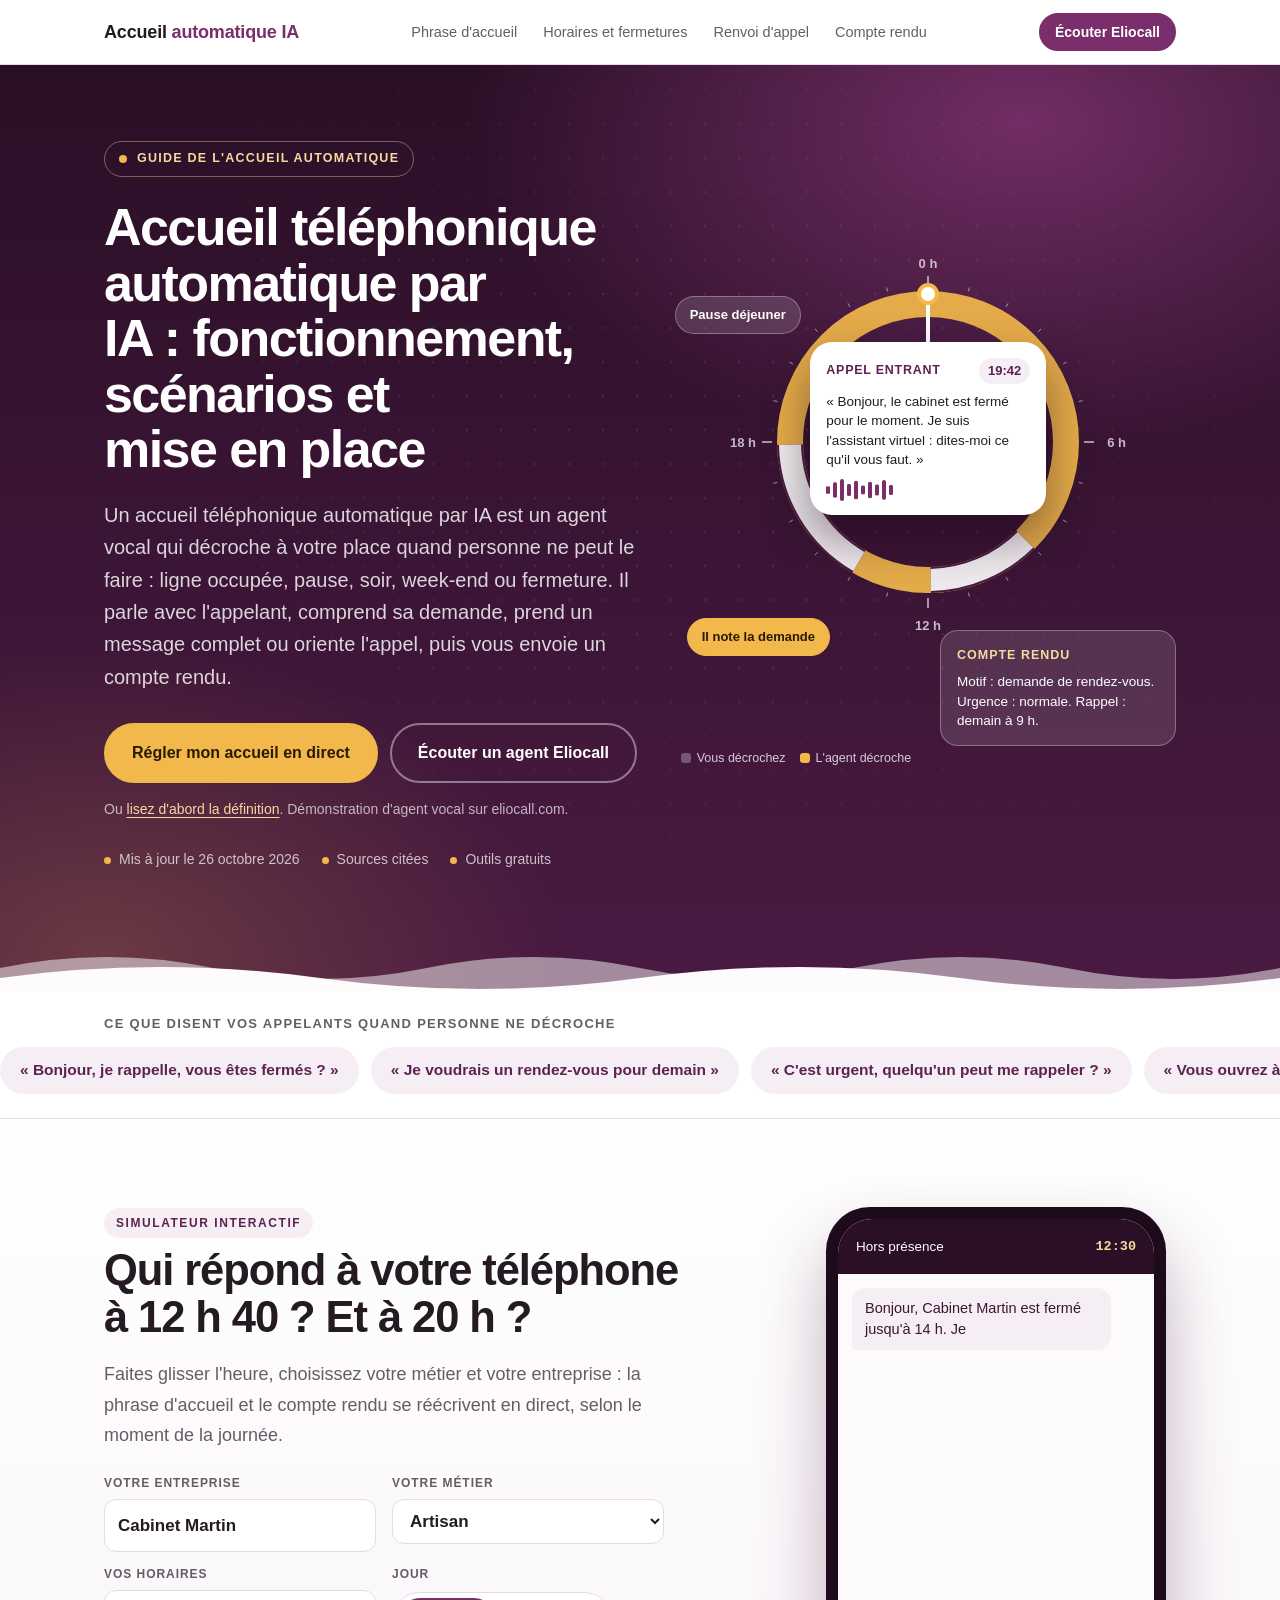
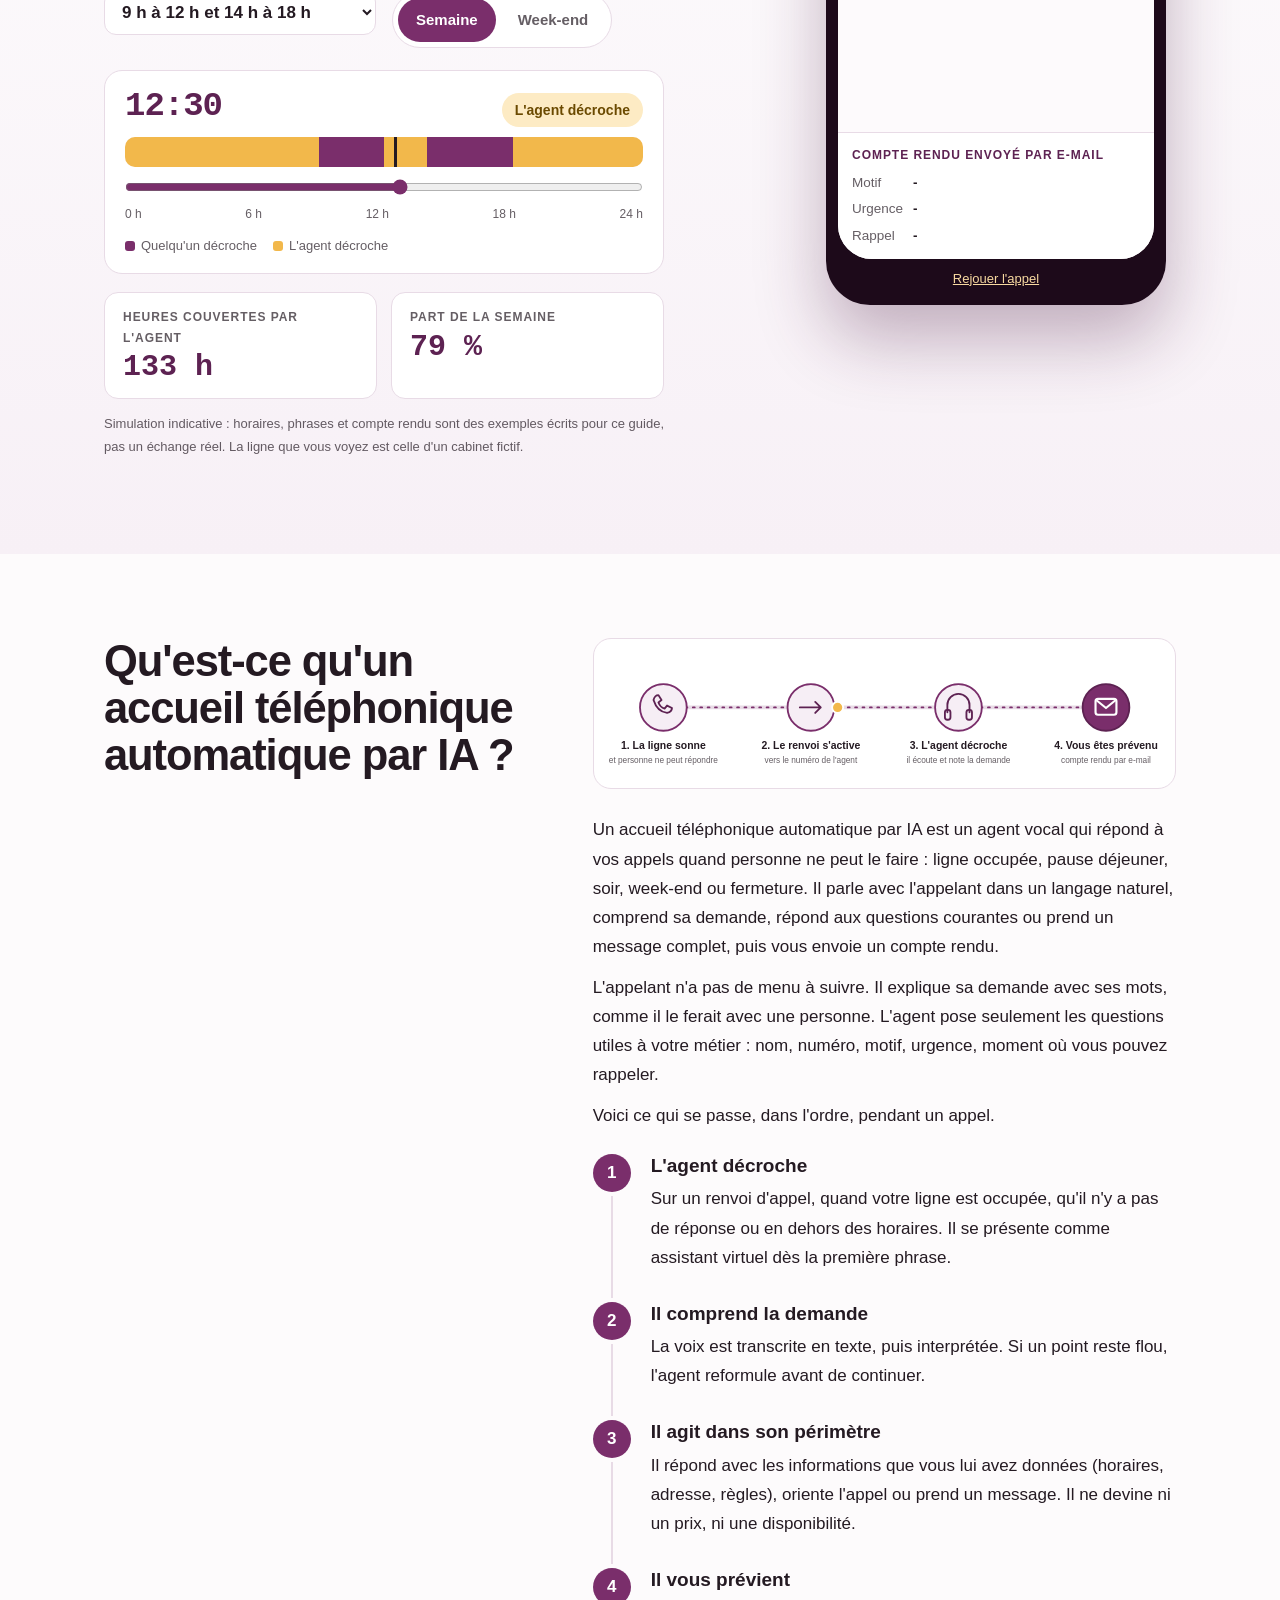
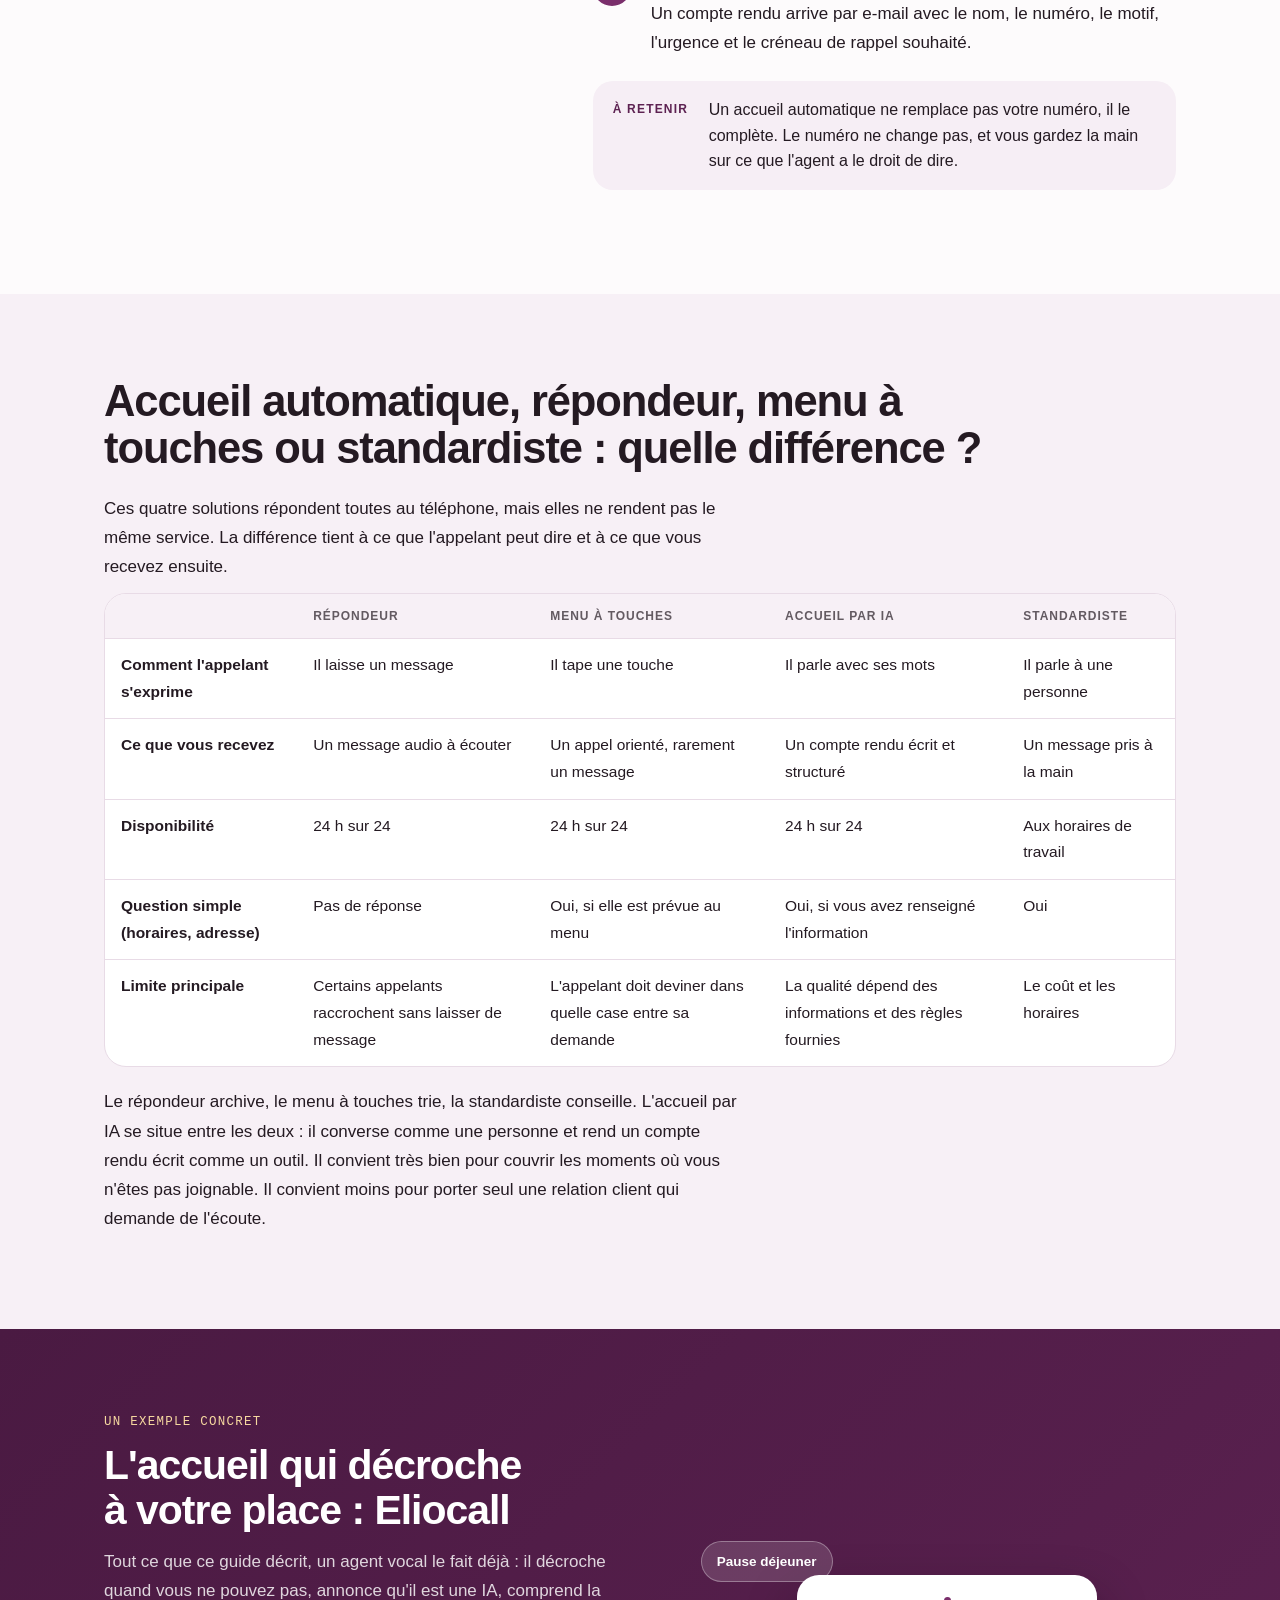
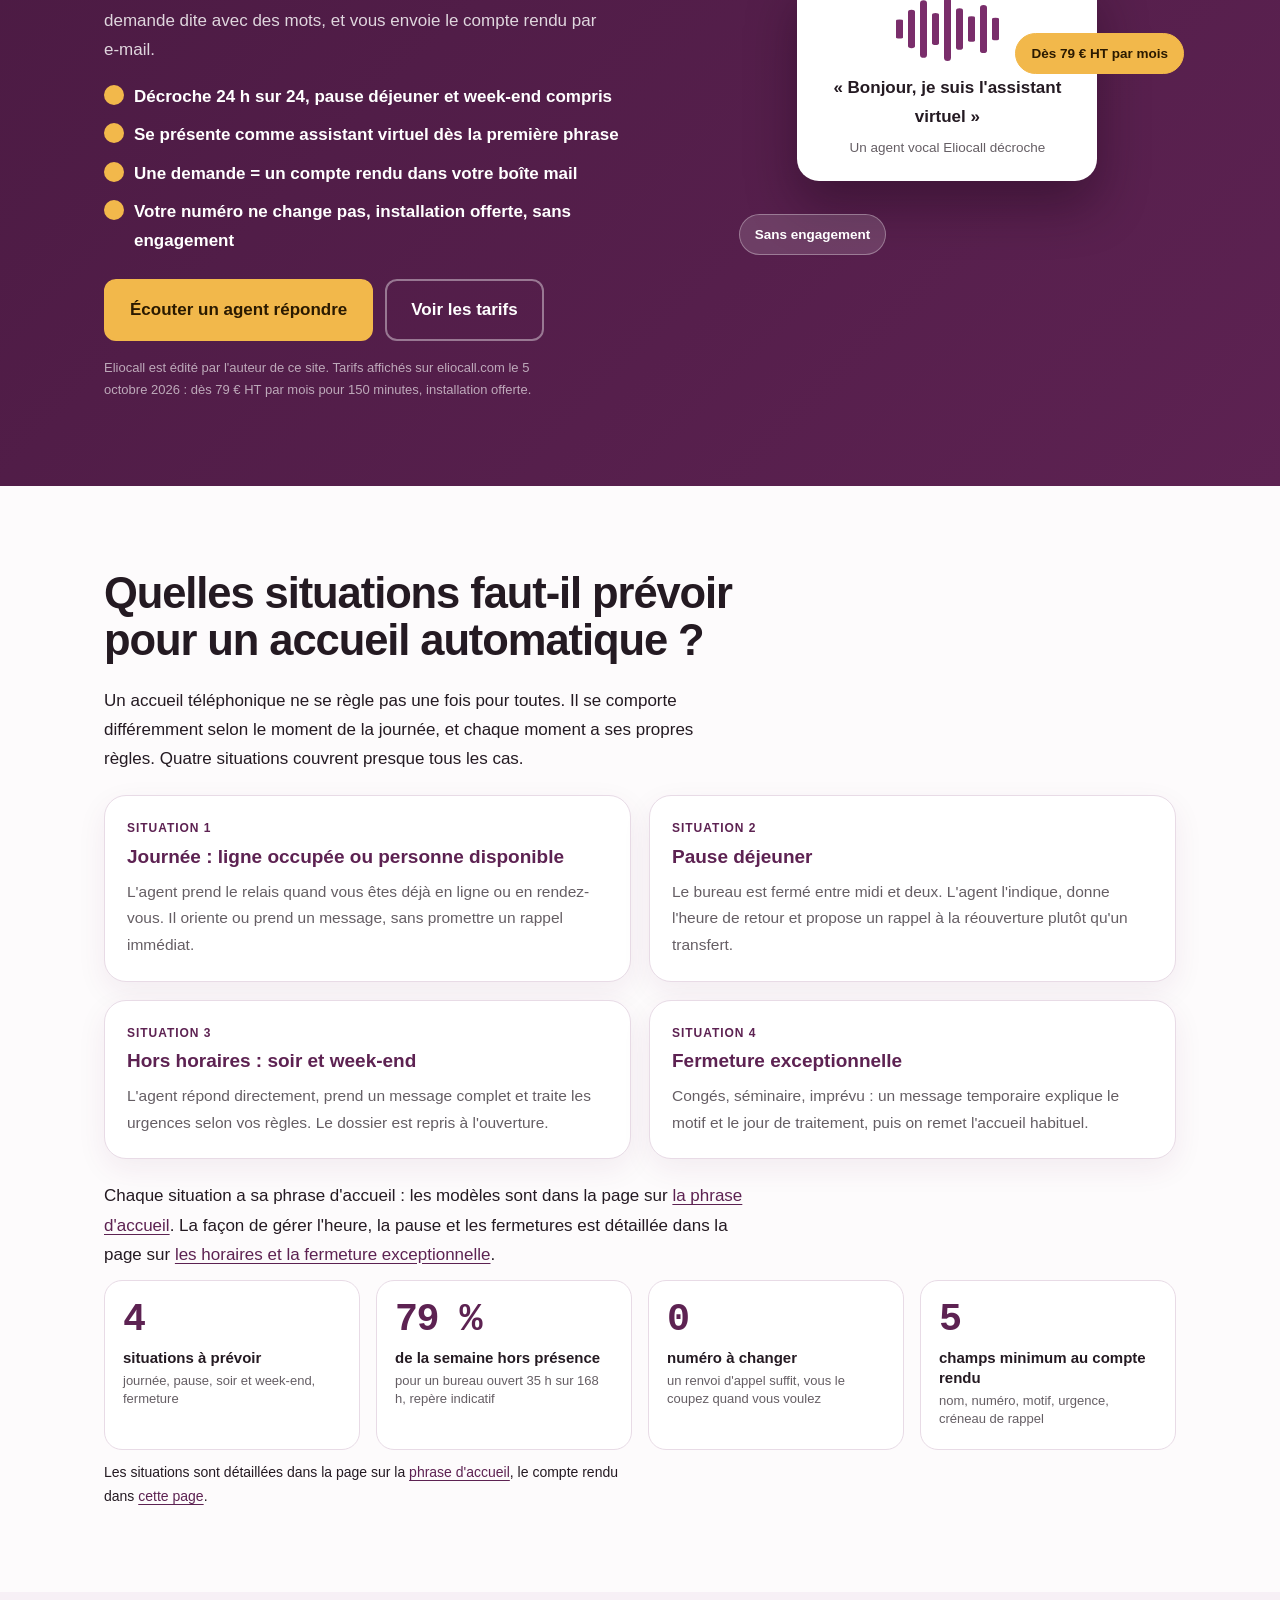
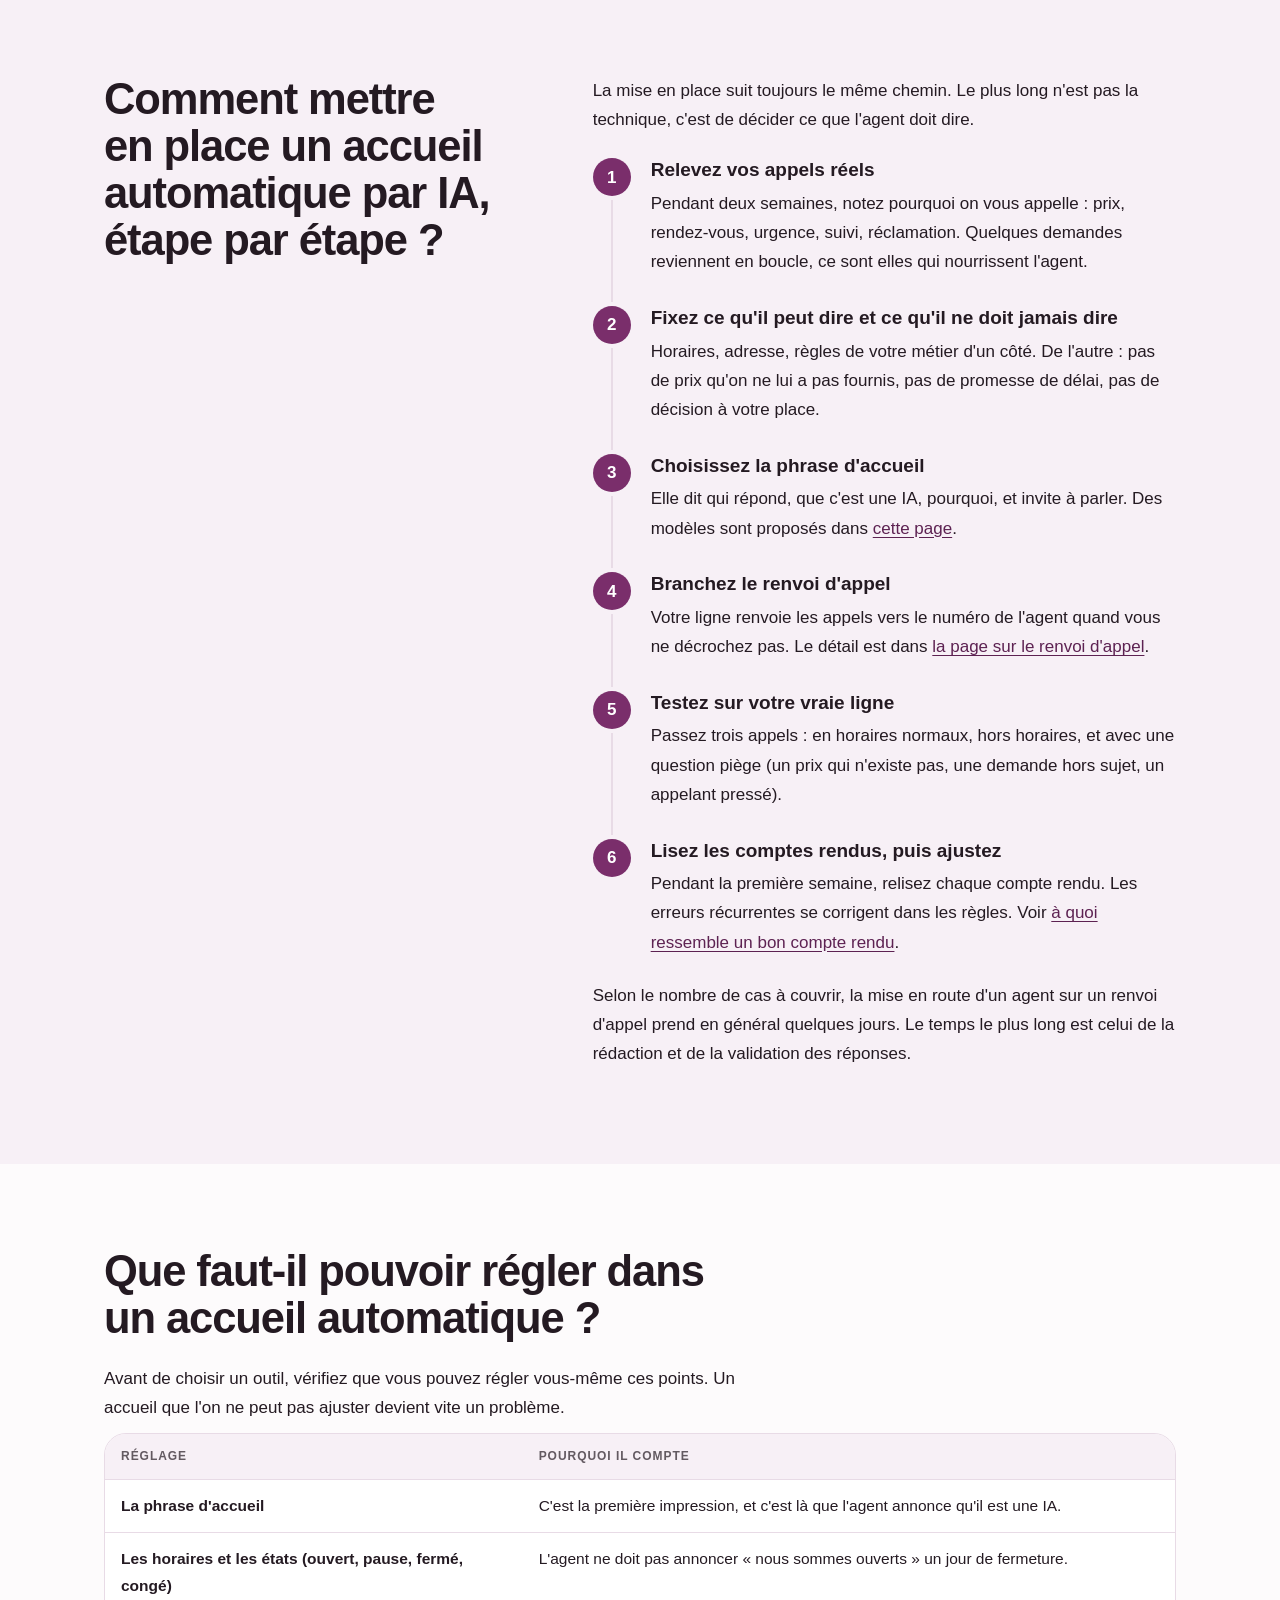
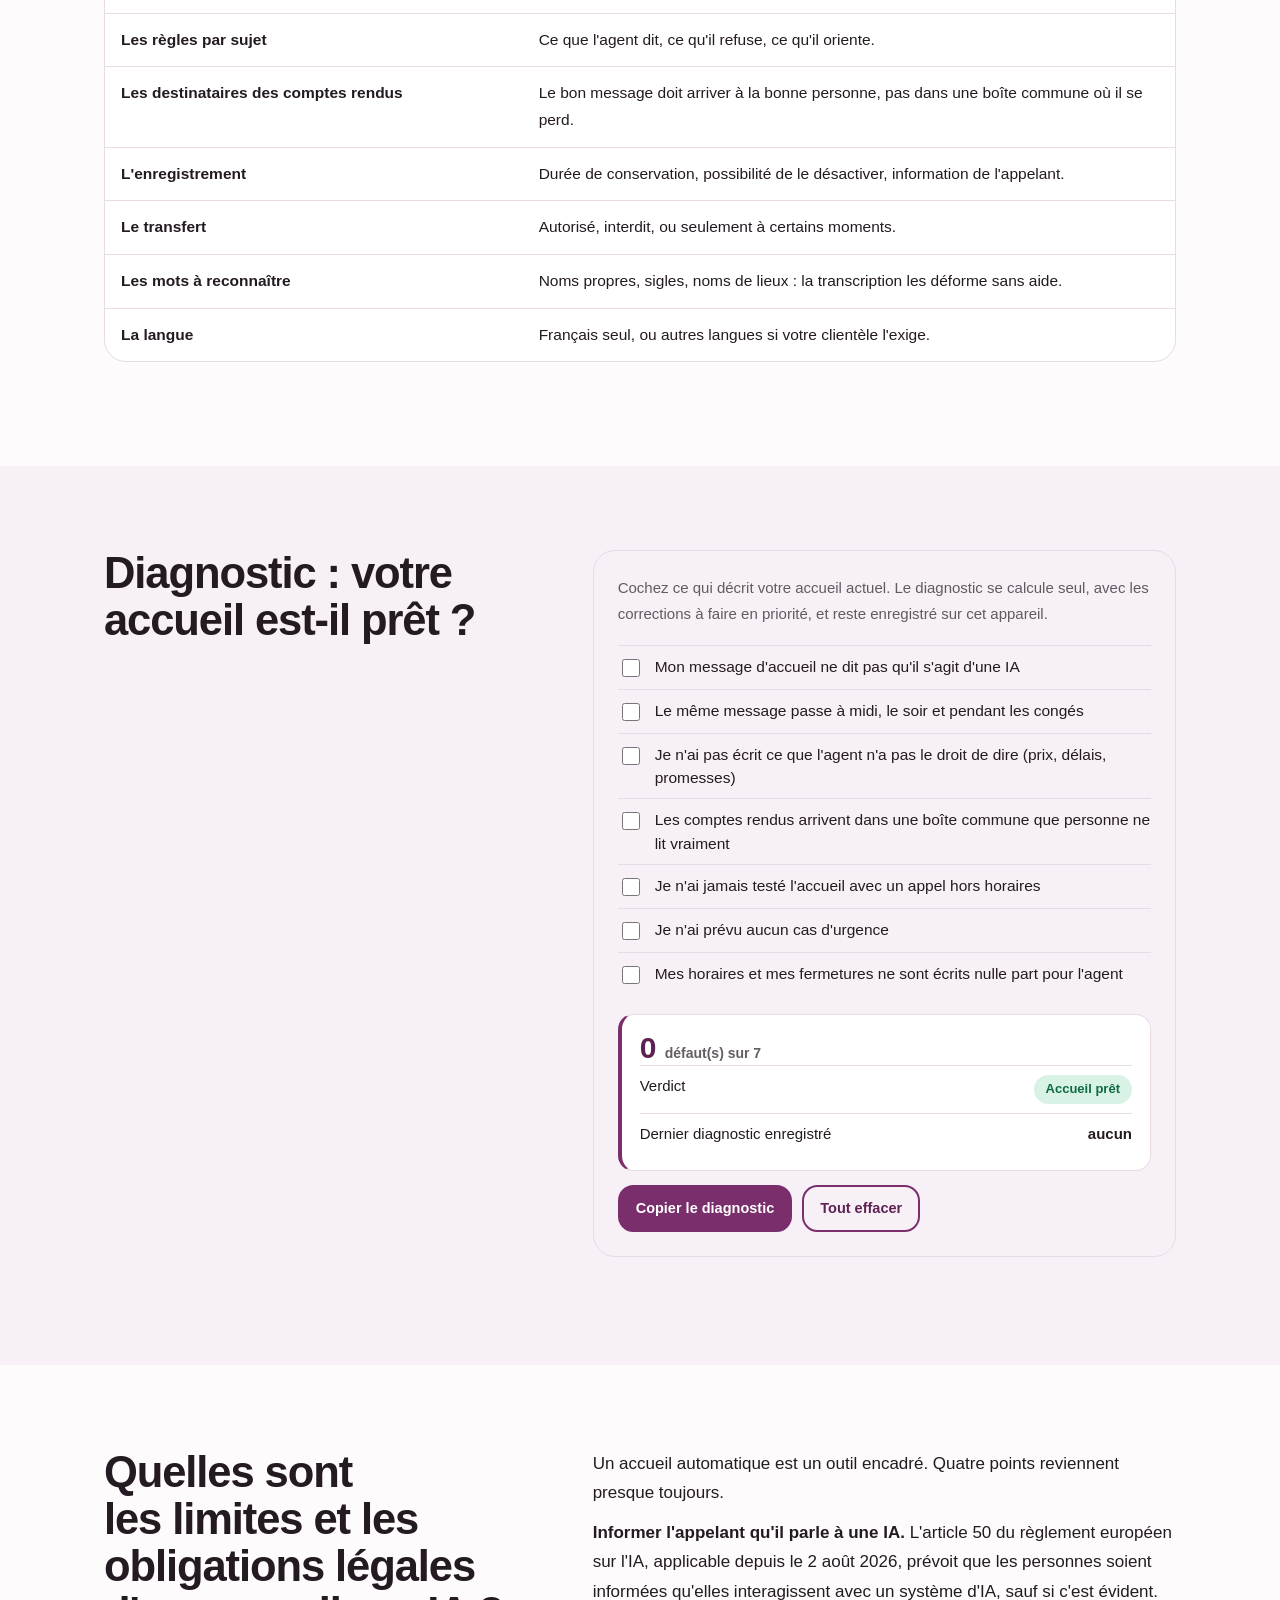
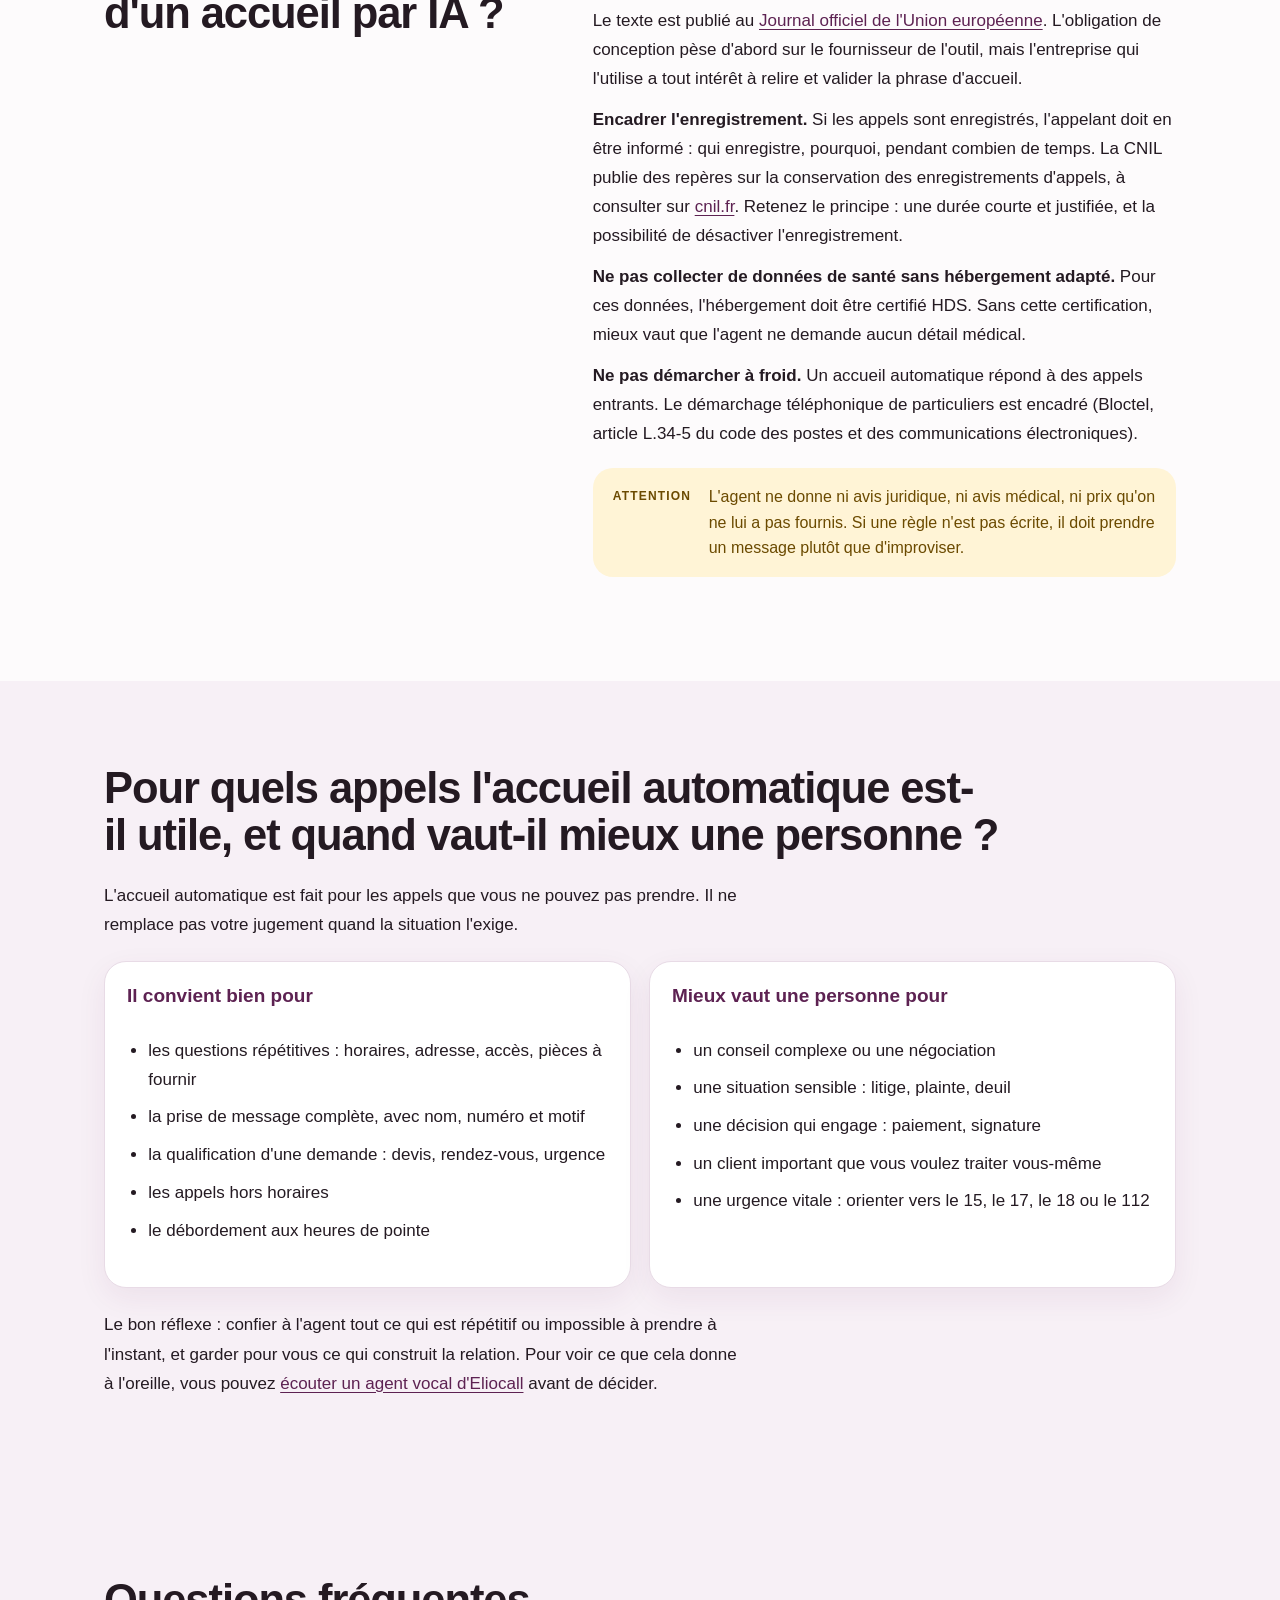
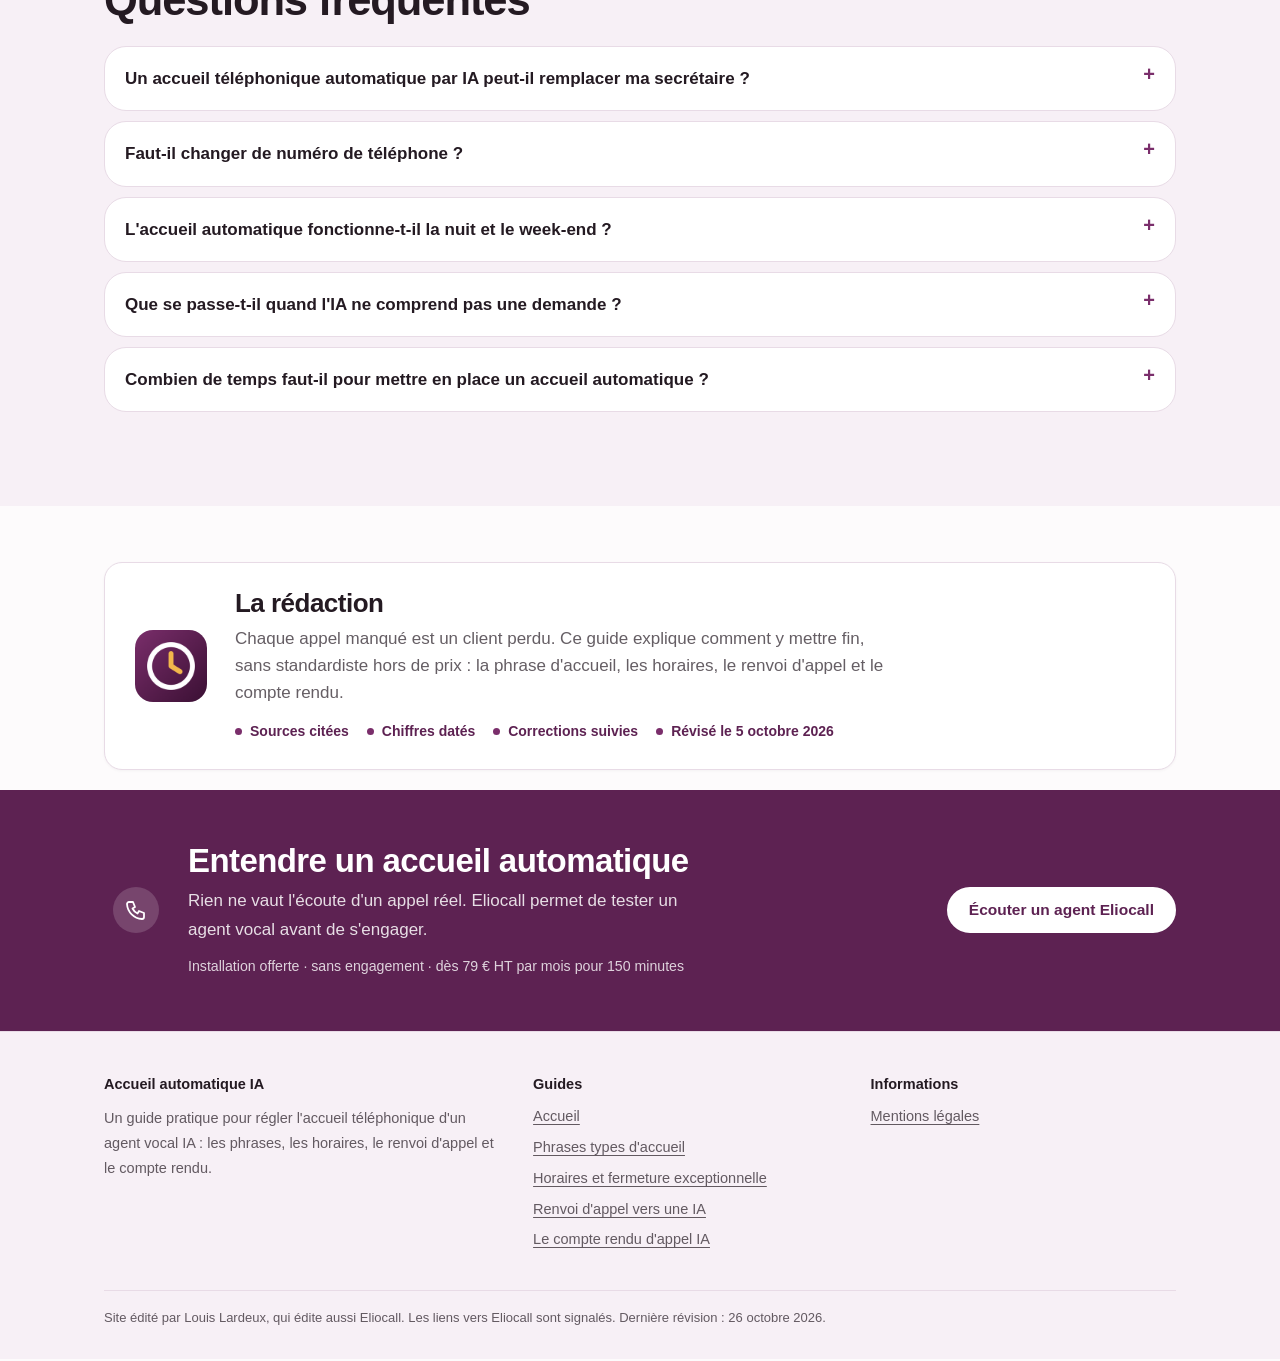
<file: index.html>
<!doctype html>
<html lang="fr">
<head>
<meta charset="utf-8">
<meta name="viewport" content="width=device-width, initial-scale=1">
<title>Accueil téléphonique automatique IA : guide complet</title>
<meta name="description" content="Accueil téléphonique automatique par IA : fonctionnement, différence avec un répondeur, les 4 situations à prévoir, mise en place et obligations légales.">
<link rel="canonical" href="https://accueil-telephonique-automatique-ia.fr/">
<meta property="og:type" content="article">
<meta property="og:locale" content="fr_FR">
<meta property="og:site_name" content="Accueil automatique IA">
<meta property="og:title" content="Accueil téléphonique automatique IA : guide complet">
<meta property="og:description" content="Accueil téléphonique automatique par IA : fonctionnement, différence avec un répondeur, les 4 situations à prévoir, mise en place et obligations légales.">
<meta property="og:url" content="https://accueil-telephonique-automatique-ia.fr/">
<meta property="og:image" content="https://accueil-telephonique-automatique-ia.fr/og-image.png">
<meta property="og:image:width" content="1200">
<meta property="og:image:height" content="630">
<meta property="og:image:alt" content="Accueil automatique IA">
<meta name="twitter:card" content="summary_large_image">
<meta name="twitter:image" content="https://accueil-telephonique-automatique-ia.fr/og-image.png">
<link rel="icon" href="/favicon.ico" sizes="48x48">
<link rel="icon" href="/favicon.svg" type="image/svg+xml">
<link rel="icon" href="/favicon-48.png" type="image/png" sizes="48x48">
<link rel="apple-touch-icon" href="/apple-touch-icon.png">
<meta name="theme-color" content="#7a2e6b">

<meta http-equiv="Content-Security-Policy" content="default-src 'self'; script-src 'self' 'unsafe-inline'; style-src 'self' 'unsafe-inline'; img-src 'self' data:; base-uri 'self'; form-action 'none'">
<meta name="referrer" content="strict-origin-when-cross-origin">
<script type="application/ld+json">{"@context": "https://schema.org", "@graph": [{"@type": "BreadcrumbList", "itemListElement": [{"@type": "ListItem", "position": 1, "name": "Accueil", "item": "https://accueil-telephonique-automatique-ia.fr/"}]}, {"@type": "Article", "headline": "Accueil téléphonique automatique par IA : fonctionnement, scénarios et mise en place", "description": "Accueil téléphonique automatique par IA : fonctionnement, différence avec un répondeur, les 4 situations à prévoir, mise en place et obligations légales.", "inLanguage": "fr-FR", "datePublished": "2026-10-05", "dateModified": "2026-10-26", "mainEntityOfPage": "https://accueil-telephonique-automatique-ia.fr/", "author": {"@type": "Organization", "name": "Accueil automatique IA", "url": "https://accueil-telephonique-automatique-ia.fr"}, "publisher": {"@type": "Organization", "name": "Accueil automatique IA", "url": "https://accueil-telephonique-automatique-ia.fr"}}, {"@type": "FAQPage", "mainEntity": [{"@type": "Question", "name": "Un accueil téléphonique automatique par IA peut-il remplacer ma secrétaire ?", "acceptedAnswer": {"@type": "Answer", "text": "En général non. Il couvre les appels que personne ne peut prendre (ligne occupée, pause, soir, congés) et prend un message complet. Il ne remplace ni le conseil, ni la relation avec vos clients, ni une personne qui connaît votre activité."}}, {"@type": "Question", "name": "Faut-il changer de numéro de téléphone ?", "acceptedAnswer": {"@type": "Answer", "text": "Non. On active un renvoi d'appel depuis votre ligne actuelle vers le numéro de l'agent, sur non-réponse ou sur occupation. Votre numéro reste le même et vous pouvez désactiver le renvoi à tout moment."}}, {"@type": "Question", "name": "L'accueil automatique fonctionne-t-il la nuit et le week-end ?", "acceptedAnswer": {"@type": "Answer", "text": "Oui, c'est l'un de ses principaux intérêts. Hors horaires, l'agent répond directement, prend un message complet et vous envoie un compte rendu que vous traitez à la réouverture."}}, {"@type": "Question", "name": "Que se passe-t-il quand l'IA ne comprend pas une demande ?", "acceptedAnswer": {"@type": "Answer", "text": "Un agent bien réglé reformule, puis prend un message avec le nom, le numéro et le motif tel que l'appelant l'a exprimé. Il ne doit pas inventer une réponse. Vous rappelez ensuite avec toutes les informations."}}, {"@type": "Question", "name": "Combien de temps faut-il pour mettre en place un accueil automatique ?", "acceptedAnswer": {"@type": "Answer", "text": "La partie technique (renvoi d'appel, branchement) prend en général quelques jours. Le temps le plus long est d'écrire et de valider les réponses et les règles, ce qui dépend de la complexité de votre activité."}}]}, {"@type": "WebSite", "@id": "https://accueil-telephonique-automatique-ia.fr/#site", "name": "Accueil automatique IA", "url": "https://accueil-telephonique-automatique-ia.fr/", "inLanguage": "fr-FR"}, {"@type": "Organization", "@id": "https://accueil-telephonique-automatique-ia.fr/#org", "name": "Accueil automatique IA", "url": "https://accueil-telephonique-automatique-ia.fr/", "logo": {"@type": "ImageObject", "url": "https://accueil-telephonique-automatique-ia.fr/icon-192.png", "width": 192, "height": 192}}]}</script>
<link rel="stylesheet" href="/style.css">
<script>(function(){var d=document.documentElement;if(window.matchMedia&&matchMedia("(prefers-reduced-motion: reduce)").matches)return;d.classList.add("a-js");setTimeout(function(){if(!window.__rvok)d.classList.add("a-show")},3500)})();</script>
</head>
<body>
<a class="a-skip" href="#contenu">Aller au contenu</a>
<div class="a-rdp" id="rdp" aria-hidden="true"><i></i></div>
<header class="a-top"><div class="a-wrap"><a class="a-brand" href="/">Accueil <span>automatique IA</span></a><nav class="a-nav" aria-label="Navigation"><a href="/phrase-d-accueil-ia/">Phrase d'accueil</a><a href="/horaires-pause-midi-fermeture/">Horaires et fermetures</a><a href="/renvoi-d-appel-vers-une-ia/">Renvoi d'appel</a><a href="/compte-rendu-d-appel-ia/">Compte rendu</a></nav><a class="a-btn a-small" href="https://eliocall.com/?utm_source=accueil-telephonique-automatique-ia&amp;utm_medium=guide&amp;utm_campaign=header" rel="nofollow sponsored noopener">Écouter Eliocall</a></div></header>
<main id="contenu">
<section class="a-lh" data-ap><div class="a-lgw" aria-hidden="true"><div class="a-lgrid"></div></div><div class="a-wrap"><div><div class="a-lk"><i></i>Guide de l'accueil automatique</div><h1>Accueil téléphonique automatique par IA&nbsp;: fonctionnement, scénarios et mise en place</h1><p class="a-ll">Un accueil téléphonique automatique par IA est un agent vocal qui décroche à votre place quand personne ne peut le faire&nbsp;: ligne occupée, pause, soir, week-end ou fermeture. Il parle avec l'appelant, comprend sa demande, prend un message complet ou oriente l'appel, puis vous envoie un compte rendu.</p><div class="a-lacts"><a class="a-lb1" href="#demo">Régler mon accueil en direct</a><a class="a-lb2" href="https://eliocall.com/?utm_source=accueil-telephonique-automatique-ia&amp;utm_medium=guide&amp;utm_campaign=hero-ecouter#hero-form" rel="nofollow sponsored noopener">Écouter un agent Eliocall</a></div><p class="a-lsub">Ou <a href="#qu-est-ce-qu-un-accueil-telephonique-automatique">lisez d'abord la définition</a>. Démonstration d'agent vocal sur eliocall.com.</p><div class="a-ltr"><span>Mis à jour le 26 octobre 2026</span><span>Sources citées</span><span>Outils gratuits</span></div></div><div class="a-lart" aria-hidden="true"><div class="a-ldial"><svg viewBox="0 0 400 400" role="img" aria-label="Un cadran de 24 heures : l'agent décroche le matin tôt, à midi, le soir et la nuit"><circle cx="200" cy="200" r="138" fill="none" stroke="#f2b84b" stroke-width="26" opacity=".92"/><circle cx="200" cy="200" r="138" fill="none" stroke="#4a1a42" stroke-width="26" stroke-dasharray="105.38 761.69" stroke-dashoffset="-325.15" transform="rotate(-90 200 200)" opacity="1"/><circle cx="200" cy="200" r="138" fill="none" stroke="#4a1a42" stroke-width="26" stroke-dasharray="141.51 725.57" stroke-dashoffset="-505.80" transform="rotate(-90 200 200)" opacity="1"/><circle cx="200" cy="200" r="138" fill="none" stroke="#ffffff" stroke-width="22" stroke-dasharray="105.38 761.69" stroke-dashoffset="-325.15" transform="rotate(-90 200 200)" opacity="0.9"/><circle cx="200" cy="200" r="138" fill="none" stroke="#ffffff" stroke-width="22" stroke-dasharray="141.51 725.57" stroke-dashoffset="-505.80" transform="rotate(-90 200 200)" opacity="0.9"/><line x1="200.0" y1="44.0" x2="200.0" y2="34.0" stroke="rgba(255,255,255,.55)" stroke-width="2"/><line x1="240.4" y1="49.3" x2="241.4" y2="45.5" stroke="rgba(255,255,255,.55)" stroke-width="1"/><line x1="278.0" y1="64.9" x2="280.0" y2="61.4" stroke="rgba(255,255,255,.55)" stroke-width="1"/><line x1="310.3" y1="89.7" x2="313.1" y2="86.9" stroke="rgba(255,255,255,.55)" stroke-width="1"/><line x1="335.1" y1="122.0" x2="338.6" y2="120.0" stroke="rgba(255,255,255,.55)" stroke-width="1"/><line x1="350.7" y1="159.6" x2="354.5" y2="158.6" stroke="rgba(255,255,255,.55)" stroke-width="1"/><line x1="356.0" y1="200.0" x2="366.0" y2="200.0" stroke="rgba(255,255,255,.55)" stroke-width="2"/><line x1="350.7" y1="240.4" x2="354.5" y2="241.4" stroke="rgba(255,255,255,.55)" stroke-width="1"/><line x1="335.1" y1="278.0" x2="338.6" y2="280.0" stroke="rgba(255,255,255,.55)" stroke-width="1"/><line x1="310.3" y1="310.3" x2="313.1" y2="313.1" stroke="rgba(255,255,255,.55)" stroke-width="1"/><line x1="278.0" y1="335.1" x2="280.0" y2="338.6" stroke="rgba(255,255,255,.55)" stroke-width="1"/><line x1="240.4" y1="350.7" x2="241.4" y2="354.5" stroke="rgba(255,255,255,.55)" stroke-width="1"/><line x1="200.0" y1="356.0" x2="200.0" y2="366.0" stroke="rgba(255,255,255,.55)" stroke-width="2"/><line x1="159.6" y1="350.7" x2="158.6" y2="354.5" stroke="rgba(255,255,255,.55)" stroke-width="1"/><line x1="122.0" y1="335.1" x2="120.0" y2="338.6" stroke="rgba(255,255,255,.55)" stroke-width="1"/><line x1="89.7" y1="310.3" x2="86.9" y2="313.1" stroke="rgba(255,255,255,.55)" stroke-width="1"/><line x1="64.9" y1="278.0" x2="61.4" y2="280.0" stroke="rgba(255,255,255,.55)" stroke-width="1"/><line x1="49.3" y1="240.4" x2="45.5" y2="241.4" stroke="rgba(255,255,255,.55)" stroke-width="1"/><line x1="44.0" y1="200.0" x2="34.0" y2="200.0" stroke="rgba(255,255,255,.55)" stroke-width="2"/><line x1="49.3" y1="159.6" x2="45.5" y2="158.6" stroke="rgba(255,255,255,.55)" stroke-width="1"/><line x1="64.9" y1="122.0" x2="61.4" y2="120.0" stroke="rgba(255,255,255,.55)" stroke-width="1"/><line x1="89.7" y1="89.7" x2="86.9" y2="86.9" stroke="rgba(255,255,255,.55)" stroke-width="1"/><line x1="122.0" y1="64.9" x2="120.0" y2="61.4" stroke="rgba(255,255,255,.55)" stroke-width="1"/><line x1="159.6" y1="49.3" x2="158.6" y2="45.5" stroke="rgba(255,255,255,.55)" stroke-width="1"/><g font-family="-apple-system,'Segoe UI',Arial,sans-serif" font-size="13" font-weight="800" fill="rgba(255,255,255,.7)" text-anchor="middle"><text x="200" y="26">0 h</text><text x="398" y="205" text-anchor="end">6 h</text><text x="200" y="388">12 h</text><text x="2" y="205" text-anchor="start">18 h</text></g><g class="a-lhand"><line x1="200" y1="200" x2="200" y2="52" stroke="#fff" stroke-width="4" stroke-linecap="round"/><circle cx="200" cy="52" r="9" fill="#fff" stroke="#f2b84b" stroke-width="4"/></g></svg></div><div class="a-lcall"><div class="a-lct"><span>Appel entrant</span><b>19:42</b></div><p>«&nbsp;Bonjour, le cabinet est fermé pour le moment. Je suis l'assistant virtuel&nbsp;: dites-moi ce qu'il vous faut.&nbsp;»</p><div class="a-lcw"><i></i><i></i><i></i><i></i><i></i><i></i><i></i><i></i><i></i><i></i></div></div><div class="a-lchip a-lc1">Pause déjeuner</div><div class="a-lchip a-lc2">Il note la demande</div><div class="a-lrep"><b>Compte rendu</b><span>Motif&nbsp;: demande de rendez-vous. Urgence&nbsp;: normale. Rappel&nbsp;: demain à 9 h.</span></div><div class="a-llg"><span>Vous décrochez</span><span>L'agent décroche</span></div></div></div><div class="a-lwave" aria-hidden="true"><svg viewBox="0 0 2880 54" preserveAspectRatio="none"><path d="M0 30 Q120 8 240 30 T480 30 T720 30 T960 30 T1200 30 T1440 30 T1680 30 T1920 30 T2160 30 T2400 30 T2640 30 T2880 30 V54 H0Z" fill="var(--bg)" opacity=".5"/><path d="M0 40 Q180 18 360 40 T720 40 T1080 40 T1440 40 T1800 40 T2160 40 T2520 40 T2880 40 V54 H0Z" fill="var(--bg)"/></svg></div></section>
<div class="a-lm" data-ap><p>Ce que disent vos appelants quand personne ne décroche</p><div class="a-lmt"><span>«&nbsp;Bonjour, je rappelle, vous êtes fermés&nbsp;?&nbsp;»</span><span>«&nbsp;Je voudrais un rendez-vous pour demain&nbsp;»</span><span>«&nbsp;C'est urgent, quelqu'un peut me rappeler&nbsp;?&nbsp;»</span><span>«&nbsp;Vous ouvrez à quelle heure lundi&nbsp;?&nbsp;»</span><span>«&nbsp;Je suis devant la porte, personne ne répond&nbsp;»</span><span>«&nbsp;Je vous ai laissé un message hier, sans réponse&nbsp;»</span><span>«&nbsp;Quels papiers dois-je apporter&nbsp;?&nbsp;»</span><span>«&nbsp;Je voudrais annuler mon rendez-vous de jeudi&nbsp;»</span><span aria-hidden="true">«&nbsp;Bonjour, je rappelle, vous êtes fermés&nbsp;?&nbsp;»</span><span aria-hidden="true">«&nbsp;Je voudrais un rendez-vous pour demain&nbsp;»</span><span aria-hidden="true">«&nbsp;C'est urgent, quelqu'un peut me rappeler&nbsp;?&nbsp;»</span><span aria-hidden="true">«&nbsp;Vous ouvrez à quelle heure lundi&nbsp;?&nbsp;»</span><span aria-hidden="true">«&nbsp;Je suis devant la porte, personne ne répond&nbsp;»</span><span aria-hidden="true">«&nbsp;Je vous ai laissé un message hier, sans réponse&nbsp;»</span><span aria-hidden="true">«&nbsp;Quels papiers dois-je apporter&nbsp;?&nbsp;»</span><span aria-hidden="true">«&nbsp;Je voudrais annuler mon rendez-vous de jeudi&nbsp;»</span></div></div>
<section id="demo" class="a-ld a-rv"><div class="a-wrap">
<div>
<div class="a-kicker">Simulateur interactif</div>
<h2>Qui répond à votre téléphone à 12 h 40&nbsp;? Et à 20 h&nbsp;?</h2>
<p class="a-lead2">Faites glisser l'heure, choisissez votre métier et votre entreprise&nbsp;: la phrase d'accueil et le compte rendu se réécrivent en direct, selon le moment de la journée.</p>
<div class="a-ldf">
<div><label for="ad-name">Votre entreprise</label><input id="ad-name" type="text" value="Cabinet Martin" maxlength="40" autocomplete="off"></div>
<div><label for="ad-job">Votre métier</label><select id="ad-job"><option value="art">Artisan</option><option value="cab">Cabinet ou profession libérale</option><option value="imm">Agence immobilière</option><option value="com">Commerce</option></select></div>
<div><label for="ad-sch">Vos horaires</label><select id="ad-sch"><option value="a">9 h à 12 h et 14 h à 18 h</option><option value="b">9 h à 18 h sans pause</option><option value="c">8 h 30 à 19 h sans pause</option></select></div>
<div><div id="ad-dl" data-l>Jour</div><div class="a-ldt" role="tablist" aria-labelledby="ad-dl"><button type="button" role="tab" id="ad-wk" aria-selected="true">Semaine</button><button type="button" role="tab" id="ad-we" aria-selected="false">Week-end</button></div></div>
</div>
<div class="a-ldh">
<div class="a-hr"><strong id="ad-time">12:30</strong><span id="ad-state" data-st="agent">L'agent décroche</span></div>
<div class="a-ldb" id="ad-bar" aria-hidden="true"></div>
<input type="range" id="ad-h" min="0" max="47" step="1" value="25" aria-label="Heure de l'appel" aria-describedby="ad-state">
<div class="a-tk" aria-hidden="true"><span>0 h</span><span>6 h</span><span>12 h</span><span>18 h</span><span>24 h</span></div>
<div class="a-lg"><span>Quelqu'un décroche</span><span>L'agent décroche</span></div>
</div>
<div class="a-ldm"><div><small>Heures couvertes par l'agent</small><b id="ad-cov">133 h</b></div><div><small>Part de la semaine</small><b id="ad-pct">79 %</b></div></div>
<p class="a-nt">Simulation indicative&nbsp;: horaires, phrases et compte rendu sont des exemples écrits pour ce guide, pas un échange réel. La ligne que vous voyez est celle d'un cabinet fictif.</p>
<div id="ad-cta" hidden><b>C'est exactement ce que fait un agent vocal</b><p>Eliocall répond à toute heure, annonce qu'il est une IA, et vous envoie le compte rendu par e-mail. Installation offerte, sans engagement.</p><a class="a-pr" href="https://eliocall.com/?utm_source=accueil-telephonique-automatique-ia&amp;utm_medium=guide&amp;utm_campaign=simulateur-fin#hero-form" rel="nofollow sponsored noopener">Écouter un agent répondre</a><a class="a-sc" href="/phrase-d-accueil-ia/">Écrire ma phrase d'accueil</a></div>
</div>
<div class="a-ldv"><div class="a-ldv-s">
<div class="a-ldv-top"><span id="ad-head">Appel entrant</span><b id="ad-clock">12:30</b></div>
<div id="ad-log" aria-live="off"></div>
<div id="ad-cr"><strong>Compte rendu envoyé par e-mail</strong><dl><dt>Motif</dt><dd id="ad-c1">-</dd><dt>Urgence</dt><dd id="ad-c2">-</dd><dt>Rappel</dt><dd id="ad-c3">-</dd></dl></div>
</div><p class="a-ldr"><button type="button" id="ad-again">Rejouer l'appel</button></p></div>
<p id="ad-live" style="position:absolute;left:-9999px" aria-live="polite"></p></div></section>
<script>(function(){
var $=function(i){return document.getElementById(i)},rm=window.matchMedia&&matchMedia("(prefers-reduced-motion: reduce)").matches;
var log=$("ad-log"),H=$("ad-h"),tm=null,deb=null,we=false,seq=0,shown=false;
var SCH={a:[[9,12],[14,18]],b:[[9,18]],c:[[8.5,19]]};
var JOB={
art:{me:"J'ai une fuite sous mon évier, c'est urgent.",tags:["Motif : fuite d'eau","Urgence : élevée"],ia:"Je note l'urgence et je préviens l'équipe tout de suite. Quelle est votre adresse ?",m:"Fuite sous l'évier",u:"Élevée, équipe prévenue"},
cab:{me:"Je voudrais un rendez-vous pour un bilan.",tags:["Motif : prise de rendez-vous","Urgence : normale"],ia:"Bien sûr. Quels créneaux vous arrangent la semaine prochaine ?",m:"Demande de rendez-vous",u:"Normale"},
imm:{me:"Je voudrais visiter l'appartement de l'annonce.",tags:["Motif : demande de visite","Urgence : normale"],ia:"Avec plaisir. Quel bien vous intéresse, et quels jours êtes-vous disponible ?",m:"Demande de visite",u:"Normale"},
com:{me:"Mon colis n'est pas arrivé, que faire ?",tags:["Motif : suivi de commande","Urgence : normale"],ia:"Je suis désolé pour ce retard. Pouvez-vous me donner votre numéro de commande ?",m:"Colis non reçu",u:"Normale"}};
function hm(v){var h=Math.floor(v),m=Math.round((v-h)*60);return h+":"+(m<10?"0":"")+m}
function fh(v){var h=Math.floor(v),m=Math.round((v-h)*60);return h+" h"+(m?" "+(m<10?"0":"")+m:"")}
function sched(){return SCH[$("ad-sch").value]}
function hours(){var d=0;sched().forEach(function(p){d+=p[1]-p[0]});return d}
function openAt(t){if(we)return null;var r=null;sched().forEach(function(p){if(t>=p[0]&&t<p[1])r=p});return r}
function state(t){var p=openAt(t),s=sched();
if(p)return{k:"open",line:"Quelqu'un décroche, l'agent prend le relais si la ligne est occupée",back:null};
if(we)return{k:"we",back:"lundi à "+fh(s[0][0])};
for(var i=0;i<s.length;i++){if(t<s[i][0]){return{k:i===0?"early":"lunch",back:fh(s[i][0])}}}
return{k:"late",back:"demain à "+fh(s[0][0])}}
function name(){return ($("ad-name").value||"").trim()||"votre entreprise"}
function greet(st){var n=name();
if(st.k==="open")return"Bonjour, vous êtes bien chez "+n+". Je suis l'assistant virtuel : la ligne est occupée pour le moment. Dites-moi ce dont vous avez besoin, je note tout pour qu'on vous rappelle.";
if(st.k==="lunch")return"Bonjour, "+n+" est fermé jusqu'à "+st.back+". Je suis l'assistant virtuel : je peux noter votre demande pour un rappel dès la réouverture.";
if(st.k==="we")return"Bonjour, "+n+" est fermé ce week-end et rouvre "+st.back+". Je suis l'assistant virtuel : dites-moi ce qu'il vous faut, je transmets votre demande.";
return"Bonjour, "+n+" est fermé pour le moment et rouvre "+st.back+". Je suis l'assistant virtuel : dites-moi ce qu'il vous faut, je transmets votre demande dès l'ouverture."}
function bar(){var b=$("ad-bar");b.innerHTML="";var s=sched(),pos=0;
function seg(a,e,k){if(e<=a)return;var d=document.createElement("div");d.setAttribute("data-s",k);d.style.width=((e-a)/24*100)+"%";b.appendChild(d)}
if(we){seg(0,24,"a")}else{s.forEach(function(p){seg(pos,p[0],"a");seg(p[0],p[1],"h");pos=p[1]});seg(pos,24,"a")}
var c=document.createElement("div");c.id="ad-cur";b.appendChild(c)}
function cur(){var t=H.value/2;$("ad-cur").style.left=(t/24*100)+"%"}
function bub(w,t){var b=document.createElement("div");b.setAttribute("data-b",w);b.textContent=t||"";log.appendChild(b);log.scrollTop=log.scrollHeight;return b}
function type(el,text,wps,done,id){clearTimeout(tm);if(rm){el.textContent=text;if(done)done();return}var w=text.split(" "),i=0,gap=1000/wps;
(function s(){if(id!==seq)return;el.textContent=w.slice(0,++i).join(" ");log.scrollTop=log.scrollHeight;if(i<w.length)tm=setTimeout(s,gap);else if(done)done()})()}
function cr(m,u,r){$("ad-c1").textContent=m;$("ad-c2").textContent=u;$("ad-c3").textContent=r}
function play(){var id=++seq;clearTimeout(tm);log.innerHTML="";var t=H.value/2,st=state(t),jb=JOB[$("ad-job").value];
$("ad-clock").textContent=hm(t);$("ad-head").textContent=(st.k==="open"?"Ligne occupée":"Hors présence");cr("-","-","-");
var rap=st.k==="open"?"dans la journée":(st.back);
var g=bub("ia","");type(g,greet(st),4.2,function(){if(id!==seq)return;var me=bub("me","");type(me,jb.me,4.2,function(){if(id!==seq)return;var j=0;
(function nx(){if(id!==seq)return;if(j<jb.tags.length){bub("tag",jb.tags[j++]);tm=setTimeout(nx,rm?0:420)}else{var r=bub("ia","");type(r,jb.ia,4,function(){if(id!==seq)return;cr(jb.m,jb.u,st.k==="open"?"Dans la journée":(st.back.charAt(0).toUpperCase()+st.back.slice(1)));bub("sys","Compte rendu envoyé à l'équipe par e-mail.");
$("ad-live").textContent="Appel de "+hm(t)+" traité : "+jb.m;if(!shown){shown=true;var c=$("ad-cta");c.hidden=false;c.setAttribute("data-in","")}},id)}})()},id)},id)}
function label(){var t=H.value/2,st=state(t),s=$("ad-state");$("ad-time").textContent=hm(t);
if(st.k==="open"){s.textContent="Vous décrochez";s.setAttribute("data-st","h")}else{s.textContent="L'agent décroche";s.setAttribute("data-st","agent")}}
function cov(){var per=we?0:hours()*5,tot=168,c=Math.round(tot-per);$("ad-cov").textContent=c+" h";$("ad-pct").textContent=Math.round(c/tot*100)+" %"}
function all(){bar();cur();label();cov();play()}
function later(){label();cur();clearTimeout(deb);deb=setTimeout(play,350)}
H.addEventListener("input",later);
$("ad-name").addEventListener("input",function(){clearTimeout(deb);deb=setTimeout(play,500)});
$("ad-job").addEventListener("change",play);
$("ad-sch").addEventListener("change",function(){bar();cur();label();cov();play()});
function wk(b){we=b;$("ad-wk").setAttribute("aria-selected",!b);$("ad-we").setAttribute("aria-selected",b);all()}
$("ad-wk").addEventListener("click",function(){wk(false)});$("ad-we").addEventListener("click",function(){wk(true)});
$("ad-again").addEventListener("click",play);
bar();cur();label();cov();
if("IntersectionObserver" in window){var io=new IntersectionObserver(function(es){es.forEach(function(e){if(e.isIntersecting){play();io.disconnect()}})},{threshold:.3});io.observe($("demo"))}else{play()}
})();</script>
<section id="qu-est-ce-qu-un-accueil-telephonique-automatique" class="a-ls a-rv"><div class="a-wrap a-lsw"><h2>Qu'est-ce qu'un accueil téléphonique automatique par IA&nbsp;?</h2><div class="a-lsb">
<div class="a-lflow" data-ap>
<svg viewBox="0 0 900 200" role="img" aria-label="Le chemin d'un appel renvoyé vers un agent : la ligne sonne, le renvoi s'active, l'agent décroche, le compte rendu arrive par e-mail">
<path d="M90 82 H810" stroke="var(--line)" stroke-width="6" stroke-linecap="round" fill="none"/>
<path d="M90 82 H810" stroke="var(--accent)" stroke-width="3" stroke-dasharray="3 9" stroke-linecap="round" fill="none"/>
<g class="a-lfn" fill="var(--accent-soft)" stroke="var(--accent)" stroke-width="3"><circle cx="90" cy="82" r="38"/></g>
<g class="a-lfn a-lfn2" fill="var(--accent-soft)" stroke="var(--accent)" stroke-width="3"><circle cx="330" cy="82" r="38"/></g>
<g class="a-lfn a-lfn3" fill="var(--accent-soft)" stroke="var(--accent)" stroke-width="3"><circle cx="570" cy="82" r="38"/></g>
<g class="a-lfn a-lfn4" fill="var(--accent)" stroke="var(--accent-deep)" stroke-width="3"><circle cx="810" cy="82" r="38"/></g>
<g fill="none" stroke="var(--accent-deep)" stroke-width="3" stroke-linecap="round" stroke-linejoin="round">
<path d="M74 70q2-8 8-8l5 8-5 4q3 8 10 10l4-5 8 4q0 6-8 8-16-2-22-21z"/>
<path d="M312 82h34m0 0-9-9m9 9-9 9"/>
<path d="M552 90v-12a18 18 0 0 1 36 0v12"/><rect x="548" y="86" width="9" height="16" rx="4"/><rect x="583" y="86" width="9" height="16" rx="4"/>
</g>
<g fill="none" stroke="#fff" stroke-width="3.5" stroke-linecap="round" stroke-linejoin="round"><rect x="793" y="68" width="34" height="26" rx="4"/><path d="M794 70l16 13 16-13"/></g>
<g font-family="ui-sans-serif,-apple-system,'Segoe UI',Arial,sans-serif" text-anchor="middle" fill="var(--ink)">
<text x="90" y="150" font-size="17" font-weight="800">1. La ligne sonne</text><text x="90" y="172" font-size="13.5" fill="var(--ink-2)">et personne ne peut répondre</text>
<text x="330" y="150" font-size="17" font-weight="800">2. Le renvoi s'active</text><text x="330" y="172" font-size="13.5" fill="var(--ink-2)">vers le numéro de l'agent</text>
<text x="570" y="150" font-size="17" font-weight="800">3. L'agent décroche</text><text x="570" y="172" font-size="13.5" fill="var(--ink-2)">il écoute et note la demande</text>
<text x="810" y="150" font-size="17" font-weight="800">4. Vous êtes prévenu</text><text x="810" y="172" font-size="13.5" fill="var(--ink-2)">compte rendu par e-mail</text>
</g>
<circle r="9" fill="var(--acc2)" stroke="#fff" stroke-width="3"><animateMotion dur="8s" repeatCount="indefinite" path="M90 82 H810"/></circle>
</svg>
</div>
<p>Un accueil téléphonique automatique par IA est un agent vocal qui répond à vos appels quand personne ne peut le faire&nbsp;: ligne occupée, pause déjeuner, soir, week-end ou fermeture. Il parle avec l'appelant dans un langage naturel, comprend sa demande, répond aux questions courantes ou prend un message complet, puis vous envoie un compte rendu.</p><p>L'appelant n'a pas de menu à suivre. Il explique sa demande avec ses mots, comme il le ferait avec une personne. L'agent pose seulement les questions utiles à votre métier&nbsp;: nom, numéro, motif, urgence, moment où vous pouvez rappeler.</p><p>Voici ce qui se passe, dans l'ordre, pendant un appel.</p><ol class="a-steps"><li><h3>L'agent décroche</h3><p>Sur un renvoi d'appel, quand votre ligne est occupée, qu'il n'y a pas de réponse ou en dehors des horaires. Il se présente comme assistant virtuel dès la première phrase.</p></li><li><h3>Il comprend la demande</h3><p>La voix est transcrite en texte, puis interprétée. Si un point reste flou, l'agent reformule avant de continuer.</p></li><li><h3>Il agit dans son périmètre</h3><p>Il répond avec les informations que vous lui avez données (horaires, adresse, règles), oriente l'appel ou prend un message. Il ne devine ni un prix, ni une disponibilité.</p></li><li><h3>Il vous prévient</h3><p>Un compte rendu arrive par e-mail avec le nom, le numéro, le motif, l'urgence et le créneau de rappel souhaité.</p></li></ol><div class="a-callout a-co-tip"><strong>À retenir</strong><div><p>Un accueil automatique ne remplace pas votre numéro, il le complète. Le numéro ne change pas, et vous gardez la main sur ce que l'agent a le droit de dire.</p></div></div></div></div></section><section id="accueil-automatique-repondeur-menu-a-touches-ou-" class="a-ls a-rv a-lsalt a-lsfull"><div class="a-wrap a-lsw"><h2>Accueil automatique, répondeur, menu à touches ou standardiste&nbsp;: quelle différence&nbsp;?</h2><div class="a-lsb"><p>Ces quatre solutions répondent toutes au téléphone, mais elles ne rendent pas le même service. La différence tient à ce que l'appelant peut dire et à ce que vous recevez ensuite.</p><div class="a-tablewrap"><table><tr><th></th><th>Répondeur</th><th>Menu à touches</th><th>Accueil par IA</th><th>Standardiste</th></tr><tr><td>Comment l'appelant s'exprime</td><td>Il laisse un message</td><td>Il tape une touche</td><td>Il parle avec ses mots</td><td>Il parle à une personne</td></tr><tr><td>Ce que vous recevez</td><td>Un message audio à écouter</td><td>Un appel orienté, rarement un message</td><td>Un compte rendu écrit et structuré</td><td>Un message pris à la main</td></tr><tr><td>Disponibilité</td><td>24 h sur 24</td><td>24 h sur 24</td><td>24 h sur 24</td><td>Aux horaires de travail</td></tr><tr><td>Question simple (horaires, adresse)</td><td>Pas de réponse</td><td>Oui, si elle est prévue au menu</td><td>Oui, si vous avez renseigné l'information</td><td>Oui</td></tr><tr><td>Limite principale</td><td>Certains appelants raccrochent sans laisser de message</td><td>L'appelant doit deviner dans quelle case entre sa demande</td><td>La qualité dépend des informations et des règles fournies</td><td>Le coût et les horaires</td></tr></table></div><p>Le répondeur archive, le menu à touches trie, la standardiste conseille. L'accueil par IA se situe entre les deux&nbsp;: il converse comme une personne et rend un compte rendu écrit comme un outil. Il convient très bien pour couvrir les moments où vous n'êtes pas joignable. Il convient moins pour porter seul une relation client qui demande de l'écoute.</p></div></div></section>
<section class="a-lel a-rv" id="eliocall"><div class="a-wrap a-lelw"><div>
<span class="a-lelk">Un exemple concret</span>
<h2>L'accueil qui décroche à votre place&nbsp;: Eliocall</h2>
<p>Tout ce que ce guide décrit, un agent vocal le fait déjà&nbsp;: il décroche quand vous ne pouvez pas, annonce qu'il est une IA, comprend la demande dite avec des mots, et vous envoie le compte rendu par e-mail.</p>
<ul class="a-lell"><li>Décroche 24 h sur 24, pause déjeuner et week-end compris</li><li>Se présente comme assistant virtuel dès la première phrase</li><li>Une demande = un compte rendu dans votre boîte mail</li><li>Votre numéro ne change pas, installation offerte, sans engagement</li></ul>
<div class="a-lela"><a class="a-lelb1" href="https://eliocall.com/?utm_source=accueil-telephonique-automatique-ia&utm_medium=guide&utm_campaign=ecouter#hero-form" rel="nofollow sponsored noopener">Écouter un agent répondre</a><a class="a-lelb2" href="https://eliocall.com/tarifs/?utm_source=accueil-telephonique-automatique-ia&utm_medium=guide&utm_campaign=tarifs" rel="nofollow sponsored noopener">Voir les tarifs</a></div>
<p class="a-lelf">Eliocall est édité par l'auteur de ce site. Tarifs affichés sur eliocall.com le 5 octobre 2026&nbsp;: dès 79 € HT par mois pour 150 minutes, installation offerte.</p>
</div>
<div class="a-lelv" aria-hidden="true"><div class="a-lelc"><div class="a-eqw"><i></i><i></i><i></i><i></i><i></i><i></i><i></i><i></i><i></i></div><strong>«&nbsp;Bonjour, je suis l'assistant virtuel&nbsp;»</strong><small>Un agent vocal Eliocall décroche</small></div>
<span class="a-lelp a-lelp1">Pause déjeuner</span><span class="a-lelp a-lelp2">Dès 79 € HT par mois</span><span class="a-lelp a-lelp3">Sans engagement</span></div>
</div></section>
<section id="quelles-situations-faut-il-prevoir-pour-un-accue" class="a-ls a-rv a-lsfull"><div class="a-wrap a-lsw"><h2>Quelles situations faut-il prévoir pour un accueil automatique&nbsp;?</h2><div class="a-lsb"><p>Un accueil téléphonique ne se règle pas une fois pour toutes. Il se comporte différemment selon le moment de la journée, et chaque moment a ses propres règles. Quatre situations couvrent presque tous les cas.</p><div class="a-cards a-cols2"><div class="a-card"><span class="a-slot">Situation 1</span><h3>Journée&nbsp;: ligne occupée ou personne disponible</h3><p>L'agent prend le relais quand vous êtes déjà en ligne ou en rendez-vous. Il oriente ou prend un message, sans promettre un rappel immédiat.</p></div><div class="a-card"><span class="a-slot">Situation 2</span><h3>Pause déjeuner</h3><p>Le bureau est fermé entre midi et deux. L'agent l'indique, donne l'heure de retour et propose un rappel à la réouverture plutôt qu'un transfert.</p></div><div class="a-card"><span class="a-slot">Situation 3</span><h3>Hors horaires&nbsp;: soir et week-end</h3><p>L'agent répond directement, prend un message complet et traite les urgences selon vos règles. Le dossier est repris à l'ouverture.</p></div><div class="a-card"><span class="a-slot">Situation 4</span><h3>Fermeture exceptionnelle</h3><p>Congés, séminaire, imprévu&nbsp;: un message temporaire explique le motif et le jour de traitement, puis on remet l'accueil habituel.</p></div></div><p>Chaque situation a sa phrase d'accueil&nbsp;: les modèles sont dans la page sur <a href="/phrase-d-accueil-ia/">la phrase d'accueil</a>. La façon de gérer l'heure, la pause et les fermetures est détaillée dans la page sur <a href="/horaires-pause-midi-fermeture/">les horaires et la fermeture exceptionnelle</a>.</p>
<div class="a-lst" data-count>
<div class="a-lt"><b data-to="4">4</b><span>situations à prévoir</span><small>journée, pause, soir et week-end, fermeture</small></div>
<div class="a-lt"><b data-to="79" data-suf=" %">79 %</b><span>de la semaine hors présence</span><small>pour un bureau ouvert 35 h sur 168 h, repère indicatif</small></div>
<div class="a-lt"><b data-to="0">0</b><span>numéro à changer</span><small>un renvoi d'appel suffit, vous le coupez quand vous voulez</small></div>
<div class="a-lt"><b data-to="5">5</b><span>champs minimum au compte rendu</span><small>nom, numéro, motif, urgence, créneau de rappel</small></div>
</div>
<p class="a-lstn">Les situations sont détaillées dans la page sur la <a href="/phrase-d-accueil-ia/">phrase d'accueil</a>, le compte rendu dans <a href="/compte-rendu-d-appel-ia/">cette page</a>.</p>
<script>(function(){var els=[].slice.call(document.querySelectorAll("[data-count] b[data-to]"));if(!els.length)return;if(window.matchMedia&&matchMedia("(prefers-reduced-motion: reduce)").matches)return;if(!("IntersectionObserver" in window))return;
var io=new IntersectionObserver(function(es){es.forEach(function(e){if(!e.isIntersecting)return;io.unobserve(e.target);var el=e.target,to=+el.getAttribute("data-to"),pre=el.getAttribute("data-pre")||"",suf=el.getAttribute("data-suf")||"",t0=null;
function f(t){if(!t0)t0=t;var p=Math.min(1,(t-t0)/1100),v=Math.round(to*(1-Math.pow(1-p,3)));el.textContent=pre+v+suf;if(p<1)requestAnimationFrame(f)}el.textContent=pre+"0"+suf;requestAnimationFrame(f)})},{threshold:.5});els.forEach(function(el){io.observe(el)})})();</script>
</div></div></section><section id="comment-mettre-en-place-un-accueil-automatique-p" class="a-ls a-rv a-lsalt"><div class="a-wrap a-lsw"><h2>Comment mettre en place un accueil automatique par IA, étape par étape&nbsp;?</h2><div class="a-lsb"><p>La mise en place suit toujours le même chemin. Le plus long n'est pas la technique, c'est de décider ce que l'agent doit dire.</p><ol class="a-steps"><li><h3>Relevez vos appels réels</h3><p>Pendant deux semaines, notez pourquoi on vous appelle&nbsp;: prix, rendez-vous, urgence, suivi, réclamation. Quelques demandes reviennent en boucle, ce sont elles qui nourrissent l'agent.</p></li><li><h3>Fixez ce qu'il peut dire et ce qu'il ne doit jamais dire</h3><p>Horaires, adresse, règles de votre métier d'un côté. De l'autre&nbsp;: pas de prix qu'on ne lui a pas fournis, pas de promesse de délai, pas de décision à votre place.</p></li><li><h3>Choisissez la phrase d'accueil</h3><p>Elle dit qui répond, que c'est une IA, pourquoi, et invite à parler. Des modèles sont proposés dans <a href="/phrase-d-accueil-ia/">cette page</a>.</p></li><li><h3>Branchez le renvoi d'appel</h3><p>Votre ligne renvoie les appels vers le numéro de l'agent quand vous ne décrochez pas. Le détail est dans <a href="/renvoi-d-appel-vers-une-ia/">la page sur le renvoi d'appel</a>.</p></li><li><h3>Testez sur votre vraie ligne</h3><p>Passez trois appels&nbsp;: en horaires normaux, hors horaires, et avec une question piège (un prix qui n'existe pas, une demande hors sujet, un appelant pressé).</p></li><li><h3>Lisez les comptes rendus, puis ajustez</h3><p>Pendant la première semaine, relisez chaque compte rendu. Les erreurs récurrentes se corrigent dans les règles. Voir <a href="/compte-rendu-d-appel-ia/">à quoi ressemble un bon compte rendu</a>.</p></li></ol><p>Selon le nombre de cas à couvrir, la mise en route d'un agent sur un renvoi d'appel prend en général quelques jours. Le temps le plus long est celui de la rédaction et de la validation des réponses.</p></div></div></section><section id="que-faut-il-pouvoir-regler-dans-un-accueil-autom" class="a-ls a-rv a-lsfull"><div class="a-wrap a-lsw"><h2>Que faut-il pouvoir régler dans un accueil automatique&nbsp;?</h2><div class="a-lsb"><p>Avant de choisir un outil, vérifiez que vous pouvez régler vous-même ces points. Un accueil que l'on ne peut pas ajuster devient vite un problème.</p><div class="a-tablewrap"><table><tr><th>Réglage</th><th>Pourquoi il compte</th></tr><tr><td>La phrase d'accueil</td><td>C'est la première impression, et c'est là que l'agent annonce qu'il est une IA.</td></tr><tr><td>Les horaires et les états (ouvert, pause, fermé, congé)</td><td>L'agent ne doit pas annoncer «&nbsp;nous sommes ouverts&nbsp;» un jour de fermeture.</td></tr><tr><td>Les règles par sujet</td><td>Ce que l'agent dit, ce qu'il refuse, ce qu'il oriente.</td></tr><tr><td>Les destinataires des comptes rendus</td><td>Le bon message doit arriver à la bonne personne, pas dans une boîte commune où il se perd.</td></tr><tr><td>L'enregistrement</td><td>Durée de conservation, possibilité de le désactiver, information de l'appelant.</td></tr><tr><td>Le transfert</td><td>Autorisé, interdit, ou seulement à certains moments.</td></tr><tr><td>Les mots à reconnaître</td><td>Noms propres, sigles, noms de lieux&nbsp;: la transcription les déforme sans aide.</td></tr><tr><td>La langue</td><td>Français seul, ou autres langues si votre clientèle l'exige.</td></tr></table></div></div></div></section><section id="diagnostic-accueil" class="a-ls a-rv a-lsalt"><div class="a-wrap a-lsw"><h2>Diagnostic&nbsp;: votre accueil est-il prêt&nbsp;?</h2><div class="a-lsb"><div class="a-tool" id="tl-dq"><p class="a-tl">Cochez ce qui décrit votre accueil actuel. Le diagnostic se calcule seul, avec les corrections à faire en priorité, et reste enregistré sur cet appareil.</p><ul class="a-chk"><li><input type="checkbox" id="tl-dq-0"><label for="tl-dq-0">Mon message d'accueil ne dit pas qu'il s'agit d'une IA</label></li><li><input type="checkbox" id="tl-dq-1"><label for="tl-dq-1">Le même message passe à midi, le soir et pendant les congés</label></li><li><input type="checkbox" id="tl-dq-2"><label for="tl-dq-2">Je n'ai pas écrit ce que l'agent n'a pas le droit de dire (prix, délais, promesses)</label></li><li><input type="checkbox" id="tl-dq-3"><label for="tl-dq-3">Les comptes rendus arrivent dans une boîte commune que personne ne lit vraiment</label></li><li><input type="checkbox" id="tl-dq-4"><label for="tl-dq-4">Je n'ai jamais testé l'accueil avec un appel hors horaires</label></li><li><input type="checkbox" id="tl-dq-5"><label for="tl-dq-5">Je n'ai prévu aucun cas d'urgence</label></li><li><input type="checkbox" id="tl-dq-6"><label for="tl-dq-6">Mes horaires et mes fermetures ne sont écrits nulle part pour l'agent</label></li></ul><div class="a-res" aria-live="polite"><div class="a-big"><span id="tl-dq-n">0</span> <small>défaut(s) sur 7</small></div><div class="a-row"><span>Verdict</span><b><span class="a-verdict" id="tl-dq-v" data-v="ok">Accueil prêt</span></b></div><div class="a-row"><span>Dernier diagnostic enregistré</span><b id="tl-dq-d">aucun</b></div></div><div id="tl-dq-fixbox" hidden style="margin-top:14px"><strong>À corriger en priorité</strong><ul class="a-clean" id="tl-dq-fix"></ul></div><div id="tl-dq-cta" hidden style="margin-top:14px;background:#fff;border:1px solid var(--line);border-left:4px solid var(--acc2);border-radius:12px;padding:14px 18px"><strong>Un accueil prêt se règle en une heure</strong><p style="margin:.4em 0 .6em;font-size:15px">Chaque point coché a une page de ce guide pour le résoudre. Pour entendre le résultat, un agent de démonstration répond en direct.</p><a href="/phrase-d-accueil-ia/" style="font-weight:800;margin-right:16px">Écrire ma phrase d'accueil</a><a href="https://eliocall.com/?utm_source=accueil-telephonique-automatique-ia&utm_medium=guide&utm_campaign=ecouter#hero-form" rel="nofollow sponsored noopener" style="font-weight:800">Écouter un agent vocal Eliocall</a></div><div class="a-tbtns"><button type="button" id="tl-dq-cp">Copier le diagnostic</button><button type="button" id="tl-dq-rs" class="a-ghost">Tout effacer</button></div><noscript><p class="a-note">Cet outil demande JavaScript.</p></noscript></div><script>(function(){var $=function(i){return document.getElementById(i)},K="acc-quiz-v1",N=7,FIX=["Ajoutez « assistant virtuel » dans la toute première phrase, avant le reste.", "Écrivez une phrase par situation : journée, pause, soir et week-end, fermeture.", "Rédigez la liste des interdits : pas de prix inventé, pas de délai promis, pas d'avis juridique ou médical.", "Envoyez chaque compte rendu à la personne qui rappelle, pas à une boîte commune.", "Passez trois appels : en horaires, hors horaires et avec une question piège.", "Définissez ce qui est urgent, et qui est prévenu tout de suite.", "Donnez à l'agent les horaires, la pause et les jours de fermeture, par écrit."],DEF=["Mon message d'accueil ne dit pas qu'il s'agit d'une IA", "Le même message passe à midi, le soir et pendant les congés", "Je n'ai pas écrit ce que l'agent n'a pas le droit de dire (prix, délais, promesses)", "Les comptes rendus arrivent dans une boîte commune que personne ne lit vraiment", "Je n'ai jamais testé l'accueil avec un appel hors horaires", "Je n'ai prévu aucun cas d'urgence", "Mes horaires et mes fermetures ne sont écrits nulle part pour l'agent"];var bx=[].slice.call(document.querySelectorAll("#tl-dq input[type=checkbox]"));function copy(t,b){var ok=function(){var o=b.getAttribute("data-l")||b.textContent;b.setAttribute("data-l",o);b.textContent="Copié";setTimeout(function(){b.textContent=o},1500)};if(navigator.clipboard&&navigator.clipboard.writeText){navigator.clipboard.writeText(t).then(ok,function(){})}}
function run(save){var c=bx.filter(function(b){return b.checked}),k=c.length,v=$("tl-dq-v");$("tl-dq-n").textContent=k;
if(k<=1){v.textContent=k===0?"Accueil prêt":"Presque prêt";v.dataset.v="ok"}else if(k<=3){v.textContent="À régler";v.dataset.v="mid"}else{v.textContent="Vous risquez de perdre des appels";v.dataset.v="bad"}
var fx=$("tl-dq-fix");fx.innerHTML="";bx.forEach(function(b,i){if(b.checked){var li=document.createElement("li");li.textContent=FIX[i];fx.appendChild(li)}});$("tl-dq-fixbox").hidden=k===0;$("tl-dq-cta").hidden=k<2;
if(save){var d=new Date().toLocaleDateString("fr-FR");$("tl-dq-d").textContent=k+" défaut(s), le "+d;try{localStorage.setItem(K,JSON.stringify({c:bx.map(function(b){return b.checked}),d:d}))}catch(e){}}}
try{var s=JSON.parse(localStorage.getItem(K)||"null");if(s){bx.forEach(function(b,i){b.checked=!!s.c[i]});run(false);$("tl-dq-d").textContent=bx.filter(function(b){return b.checked}).length+" défaut(s), le "+s.d}else run(false)}catch(e){run(false)}
bx.forEach(function(b){b.addEventListener("change",function(){run(true)})});
$("tl-dq-rs").addEventListener("click",function(){bx.forEach(function(b){b.checked=false});try{localStorage.removeItem(K)}catch(e){}run(false);$("tl-dq-d").textContent="aucun"});
$("tl-dq-cp").addEventListener("click",function(){var c=bx.map(function(b,i){return b.checked?"- "+DEF[i]+" : "+FIX[i]:null}).filter(Boolean);copy("Diagnostic de mon accueil téléphonique : "+c.length+" défaut(s) sur "+N+".\n"+(c.length?c.join("\n"):"Aucun défaut relevé."),this)});
})();</script></div></div></section><section id="quelles-sont-les-limites-et-les-obligations-lega" class="a-ls a-rv"><div class="a-wrap a-lsw"><h2>Quelles sont les limites et les obligations légales d'un accueil par IA&nbsp;?</h2><div class="a-lsb"><p>Un accueil automatique est un outil encadré. Quatre points reviennent presque toujours.</p><p><strong>Informer l'appelant qu'il parle à une IA.</strong> L'article 50 du règlement européen sur l'IA, applicable depuis le 2 août 2026, prévoit que les personnes soient informées qu'elles interagissent avec un système d'IA, sauf si c'est évident. Le texte est publié au <a href="https://eur-lex.europa.eu/eli/reg/2024/1689/oj" rel="noopener">Journal officiel de l'Union européenne</a>. L'obligation de conception pèse d'abord sur le fournisseur de l'outil, mais l'entreprise qui l'utilise a tout intérêt à relire et valider la phrase d'accueil.</p><p><strong>Encadrer l'enregistrement.</strong> Si les appels sont enregistrés, l'appelant doit en être informé&nbsp;: qui enregistre, pourquoi, pendant combien de temps. La CNIL publie des repères sur la conservation des enregistrements d'appels, à consulter sur <a href="https://www.cnil.fr/" rel="noopener">cnil.fr</a>. Retenez le principe&nbsp;: une durée courte et justifiée, et la possibilité de désactiver l'enregistrement.</p><p><strong>Ne pas collecter de données de santé sans hébergement adapté.</strong> Pour ces données, l'hébergement doit être certifié HDS. Sans cette certification, mieux vaut que l'agent ne demande aucun détail médical.</p><p><strong>Ne pas démarcher à froid.</strong> Un accueil automatique répond à des appels entrants. Le démarchage téléphonique de particuliers est encadré (Bloctel, article L.34-5 du code des postes et des communications électroniques).</p><div class="a-callout a-co-warn"><strong>Attention</strong><div><p>L'agent ne donne ni avis juridique, ni avis médical, ni prix qu'on ne lui a pas fournis. Si une règle n'est pas écrite, il doit prendre un message plutôt que d'improviser.</p></div></div></div></div></section><section id="pour-quels-appels-l-accueil-automatique-est-il-u" class="a-ls a-rv a-lsalt a-lsfull"><div class="a-wrap a-lsw"><h2>Pour quels appels l'accueil automatique est-il utile, et quand vaut-il mieux une personne&nbsp;?</h2><div class="a-lsb"><p>L'accueil automatique est fait pour les appels que vous ne pouvez pas prendre. Il ne remplace pas votre jugement quand la situation l'exige.</p><div class="a-cards a-cols2"><div class="a-card"><h3>Il convient bien pour</h3><ul class="a-clean"><li>les questions répétitives&nbsp;: horaires, adresse, accès, pièces à fournir</li><li>la prise de message complète, avec nom, numéro et motif</li><li>la qualification d'une demande&nbsp;: devis, rendez-vous, urgence</li><li>les appels hors horaires</li><li>le débordement aux heures de pointe</li></ul></div><div class="a-card"><h3>Mieux vaut une personne pour</h3><ul class="a-clean"><li>un conseil complexe ou une négociation</li><li>une situation sensible&nbsp;: litige, plainte, deuil</li><li>une décision qui engage&nbsp;: paiement, signature</li><li>un client important que vous voulez traiter vous-même</li><li>une urgence vitale&nbsp;: orienter vers le 15, le 17, le 18 ou le 112</li></ul></div></div><p>Le bon réflexe&nbsp;: confier à l'agent tout ce qui est répétitif ou impossible à prendre à l'instant, et garder pour vous ce qui construit la relation. Pour voir ce que cela donne à l'oreille, vous pouvez <a href="https://eliocall.com/?utm_source=accueil-telephonique-automatique-ia&amp;utm_medium=guide&amp;utm_campaign=accueil-home-inline" rel="nofollow sponsored noopener">écouter un agent vocal d'Eliocall</a> avant de décider.</p></div></div></section><section id="questions" class="a-ls a-rv a-lsfull a-lsalt"><div class="a-wrap a-lsw"><h2>Questions fréquentes</h2><div class="a-lsb"><details><summary>Un accueil téléphonique automatique par IA peut-il remplacer ma secrétaire&nbsp;?</summary><p>En général non. Il couvre les appels que personne ne peut prendre (ligne occupée, pause, soir, congés) et prend un message complet. Il ne remplace ni le conseil, ni la relation avec vos clients, ni une personne qui connaît votre activité.</p></details><details><summary>Faut-il changer de numéro de téléphone&nbsp;?</summary><p>Non. On active un renvoi d'appel depuis votre ligne actuelle vers le numéro de l'agent, sur non-réponse ou sur occupation. Votre numéro reste le même et vous pouvez désactiver le renvoi à tout moment.</p></details><details><summary>L'accueil automatique fonctionne-t-il la nuit et le week-end&nbsp;?</summary><p>Oui, c'est l'un de ses principaux intérêts. Hors horaires, l'agent répond directement, prend un message complet et vous envoie un compte rendu que vous traitez à la réouverture.</p></details><details><summary>Que se passe-t-il quand l'IA ne comprend pas une demande&nbsp;?</summary><p>Un agent bien réglé reformule, puis prend un message avec le nom, le numéro et le motif tel que l'appelant l'a exprimé. Il ne doit pas inventer une réponse. Vous rappelez ensuite avec toutes les informations.</p></details><details><summary>Combien de temps faut-il pour mettre en place un accueil automatique&nbsp;?</summary><p>La partie technique (renvoi d'appel, branchement) prend en général quelques jours. Le temps le plus long est d'écrire et de valider les réponses et les règles, ce qui dépend de la complexité de votre activité.</p></details></div></div></section>
<section class="a-rdn" id="redaction"><div class="a-wrap"><div class="a-rdc"><img class="a-rdm" src="/icon-192.png" alt="Logo de la rédaction" width="72" height="72" loading="lazy" decoding="async"><div><h2>La rédaction</h2><p>Chaque appel manqué est un client perdu. Ce guide explique comment y mettre fin, sans standardiste hors de prix&nbsp;: la phrase d'accueil, les horaires, le renvoi d'appel et le compte rendu.</p><ul><li>Sources citées</li><li>Chiffres datés</li><li>Corrections suivies</li><li>Révisé le 5 octobre 2026</li></ul></div></div></div></section>
<div class="a-band"><div class="a-wrap"><div><div class="a-rg" aria-hidden="true"><span></span><span></span><span></span><b><svg viewBox="0 0 24 24" width="24" height="24" fill="none" stroke="#fff" stroke-width="1.8" stroke-linecap="round" stroke-linejoin="round"><path d="M5 4h4l2 5-2.5 1.5a11 11 0 0 0 5 5L15 13l5 2v4a2 2 0 0 1-2 2A16 16 0 0 1 3 6a2 2 0 0 1 2-2z"/></svg></b></div><div><h2>Entendre un accueil automatique</h2><p>Rien ne vaut l'écoute d'un appel réel. Eliocall permet de tester un agent vocal avant de s'engager.</p><small style="display:block;margin-top:10px;opacity:.8">Installation offerte · sans engagement · dès 79 € HT par mois pour 150 minutes</small></div></div><a class="a-btn" href="https://eliocall.com/?utm_source=accueil-telephonique-automatique-ia&amp;utm_medium=guide&amp;utm_campaign=accueil-home" rel="nofollow sponsored noopener">Écouter un agent Eliocall</a></div></div>
</main>
<footer class="a-foot"><div class="a-wrap"><div><b>Accueil <span>automatique IA</span></b><p>Un guide pratique pour régler l'accueil téléphonique d'un agent vocal IA&nbsp;: les phrases, les horaires, le renvoi d'appel et le compte rendu.</p></div><div><b>Guides</b><ul><li><a href="/">Accueil</a></li><li><a href="/phrase-d-accueil-ia/">Phrases types d'accueil</a></li><li><a href="/horaires-pause-midi-fermeture/">Horaires et fermeture exceptionnelle</a></li><li><a href="/renvoi-d-appel-vers-une-ia/">Renvoi d'appel vers une IA</a></li><li><a href="/compte-rendu-d-appel-ia/">Le compte rendu d'appel IA</a></li></ul></div><div><b>Informations</b><ul><li><a href="/mentions-legales/">Mentions légales</a></li></ul></div><div class="a-small">Site édité par Louis Lardeux, qui édite aussi Eliocall. Les liens vers Eliocall sont signalés. Dernière révision&nbsp;: 26 octobre 2026.</div></div></footer>
<script>(function(){var P="a-",d=document;if(window.matchMedia&&matchMedia("(prefers-reduced-motion: reduce)").matches)return;window.__rvok=1;
var rd=d.getElementById("rdp"),bar=rd&&rd.firstElementChild,top=d.querySelector("."+P+"top"),tk=false;
function onS(){tk=false;var h=d.documentElement,max=h.scrollHeight-h.clientHeight,y=window.pageYOffset||h.scrollTop;if(bar&&max>0)bar.style.transform="scaleX("+Math.min(1,y/max)+")";if(top){if(y>8)top.classList.add(P+"sc");else top.classList.remove(P+"sc")}}
window.addEventListener("scroll",function(){if(!tk){tk=true;requestAnimationFrame(onS)}},{passive:true});onS();
var ap=[].slice.call(d.querySelectorAll("[data-ap]"));if("IntersectionObserver" in window){var ao=new IntersectionObserver(function(es){es.forEach(function(e){if(e.isIntersecting)e.target.removeAttribute("data-off");else e.target.setAttribute("data-off","1")})},{rootMargin:"80px"});ap.forEach(function(el){ao.observe(el)})}
var rv=[].slice.call(d.querySelectorAll("."+P+"rv"));
if("IntersectionObserver" in window){var io=new IntersectionObserver(function(es){es.forEach(function(e){if(e.isIntersecting){e.target.classList.add(P+"in");io.unobserve(e.target)}})},{threshold:.06,rootMargin:"0px 0px -5% 0px"});rv.forEach(function(el){io.observe(el)})}else{rv.forEach(function(el){el.classList.add(P+"in")})}
var links=[].slice.call(d.querySelectorAll("."+P+"toc a")),map={};links.forEach(function(a){map[a.getAttribute("href").slice(1)]=a});
if("IntersectionObserver" in window&&links.length){var so=new IntersectionObserver(function(es){es.forEach(function(e){if(e.isIntersecting){links.forEach(function(a){a.classList.remove(P+"act")});var a=map[e.target.id];if(a)a.classList.add(P+"act")}})},{rootMargin:"-18% 0px -70% 0px"});[].slice.call(d.querySelectorAll("."+P+"doc section[id]")).forEach(function(x){so.observe(x)})}
})();</script>

<div id="stk" role="complementary" aria-label="Écouter un agent vocal"><a href="https://eliocall.com/?utm_source=accueil-telephonique-automatique-ia&utm_medium=guide&utm_campaign=ecouter#hero-form" rel="nofollow sponsored noopener"><span class="a-w" aria-hidden="true"><i></i><i></i><i></i><i></i></span><span><b>Entendre un agent vocal Eliocall</b><small>Démonstration sur eliocall.com</small></span></a><button type="button" id="stk-x" aria-label="Masquer">×</button></div>
<script>(function(){
var $=function(i){return document.getElementById(i)},KS="acc-seen-v1",KR="acc-last-v1",CUR=location.pathname.replace(/index\.html$/,""),J=[["/", "Comprendre l'accueil automatique", "Fonctionnement, situations et mise en place"], ["/phrase-d-accueil-ia/", "Écrire la phrase d'accueil", "Huit modèles par situation et par métier"], ["/horaires-pause-midi-fermeture/", "Régler horaires et fermetures", "Pause, congés, jours exceptionnels"], ["/renvoi-d-appel-vers-une-ia/", "Brancher le renvoi d'appel", "Codes et réglages, mobile, fixe et box"], ["/compte-rendu-d-appel-ia/", "Lire le compte rendu", "Les champs utiles et un exemple"]],HEAR="https://eliocall.com/?utm_source=accueil-telephonique-automatique-ia&utm_medium=guide&utm_campaign=ecouter#hero-form";
var seen={};try{seen=JSON.parse(localStorage.getItem(KS)||"{}")}catch(e){}seen[CUR]=1;try{localStorage.setItem(KS,JSON.stringify(seen))}catch(e){}
function n(){return J.filter(function(x){return seen[x[0]]}).length}
/* parcours dans la colonne latérale */
var jr=$("jr-box");if(jr){var h=document.createElement("h4"),t=document.createElement("strong");t.textContent="Votre parcours";var c=document.createElement("span");c.textContent=n()+"/"+J.length;h.appendChild(t);h.appendChild(c);jr.appendChild(h);
var pr=document.createElement("div");pr.setAttribute("data-pr","");var bar=document.createElement("i");pr.appendChild(bar);jr.appendChild(pr);var ol=document.createElement("ol");
J.forEach(function(x,i){var li=document.createElement("li"),a=document.createElement("a");a.href=x[0];if(x[0]===CUR)a.setAttribute("aria-current","page");if(seen[x[0]])a.setAttribute("data-seen","1");var em=document.createElement("em");em.textContent=seen[x[0]]?"✓":(i+1);a.appendChild(em);a.appendChild(document.createTextNode(x[1]));li.appendChild(a);ol.appendChild(li)});jr.appendChild(ol);jr.hidden=false;setTimeout(function(){bar.style.width=Math.round(100*n()/J.length)+"%"},60)}
/* badges « déjà lu » sur les cartes */
[].slice.call(document.querySelectorAll("a[href^='/']")).forEach(function(a){var p=a.getAttribute("href").split("#")[0];if(a.className&&/card/.test(a.className)){a.setAttribute("data-card","");if(seen[p]&&p!==CUR)a.setAttribute("data-seen","1")}});
/* suite de lecture */
var nx=$("nx-box");if(nx){var idx=-1;J.forEach(function(x,i){if(x[0]===CUR)idx=i});var nxt=null;for(var k=1;k<=J.length;k++){var c2=J[(idx+k)%J.length];if(!seen[c2[0]]){nxt=c2;break}}
var a=document.createElement("a");if(nxt){a.href=nxt[0];a.innerHTML="<div><small>Continuer votre parcours</small><strong></strong><span></span></div><b>→</b>";a.querySelector("strong").textContent=nxt[1];a.querySelector("span").textContent=nxt[2]}
else{a.href=HEAR;a.rel="nofollow sponsored noopener";a.innerHTML="<div><small>Parcours terminé</small><strong>Passez de la théorie à l'écoute</strong><span>Entendez un agent vocal Eliocall répondre à votre place.</span></div><b>→</b>"}
nx.appendChild(a);nx.hidden=false}
/* bouton flottant */
var stk=$("stk");try{if(sessionStorage.getItem("acc-stk-x"))stk.hidden=true}catch(e){}
$("stk-x").addEventListener("click",function(){stk.hidden=true;try{sessionStorage.setItem("acc-stk-x","1")}catch(e){}});
function onScroll(){var y=window.pageYOffset,max=document.documentElement.scrollHeight-innerHeight;var tt=$("rs-toast");if(tt&&y>300)tt.removeAttribute("data-show");if(y>700&&y<max-420)stk.setAttribute("data-show","");else stk.removeAttribute("data-show")}
window.addEventListener("scroll",function(){requestAnimationFrame(onScroll)},{passive:true});onScroll();
/* reprendre la lecture */
var secs=[].slice.call(document.querySelectorAll("section[id]")).filter(function(s){return s.id!=="demo"&&s.querySelector("h2")}),tk=0;
function save(){var best=null;secs.forEach(function(s){var r=s.getBoundingClientRect();if(r.top<innerHeight*.45)best=s});if(!best||window.pageYOffset<500)return;try{localStorage.setItem(KR,JSON.stringify({p:CUR,id:best.id,h:best.querySelector("h2").textContent.replace(/\s+/g," ").trim(),t:Date.now()}))}catch(e){}}
window.addEventListener("scroll",function(){clearTimeout(tk);tk=setTimeout(save,700)},{passive:true});
try{var last=JSON.parse(localStorage.getItem(KR)||"null");if(last&&Date.now()-last.t<14*864e5&&window.pageYOffset<200&&!location.hash){var tg=last.p===CUR?document.getElementById(last.id):null;if(last.p!==CUR||tg){var ts=document.createElement("div");ts.id="rs-toast";ts.setAttribute("role","status");var p=document.createElement("p");p.textContent=(last.p===CUR?"Reprendre à « ":"Reprendre votre lecture : « ")+last.h.slice(0,70)+" »";ts.appendChild(p);
var go=document.createElement(last.p===CUR?"button":"a");go.textContent="Reprendre";if(last.p===CUR){go.type="button";go.addEventListener("click",function(){tg.scrollIntoView({behavior:"smooth",block:"start"});ts.removeAttribute("data-show")})}else{go.href=last.p+"#"+last.id}ts.appendChild(go);
var no=document.createElement("button");no.type="button";no.setAttribute("data-no","");no.textContent="Non merci";no.addEventListener("click",function(){ts.removeAttribute("data-show");try{localStorage.removeItem(KR)}catch(e){}});ts.appendChild(no);document.body.appendChild(ts);setTimeout(function(){ts.setAttribute("data-show","")},1400);setTimeout(function(){ts.removeAttribute("data-show")},14000)}}}catch(e){}
})();</script>

</body>
</html>
</file>
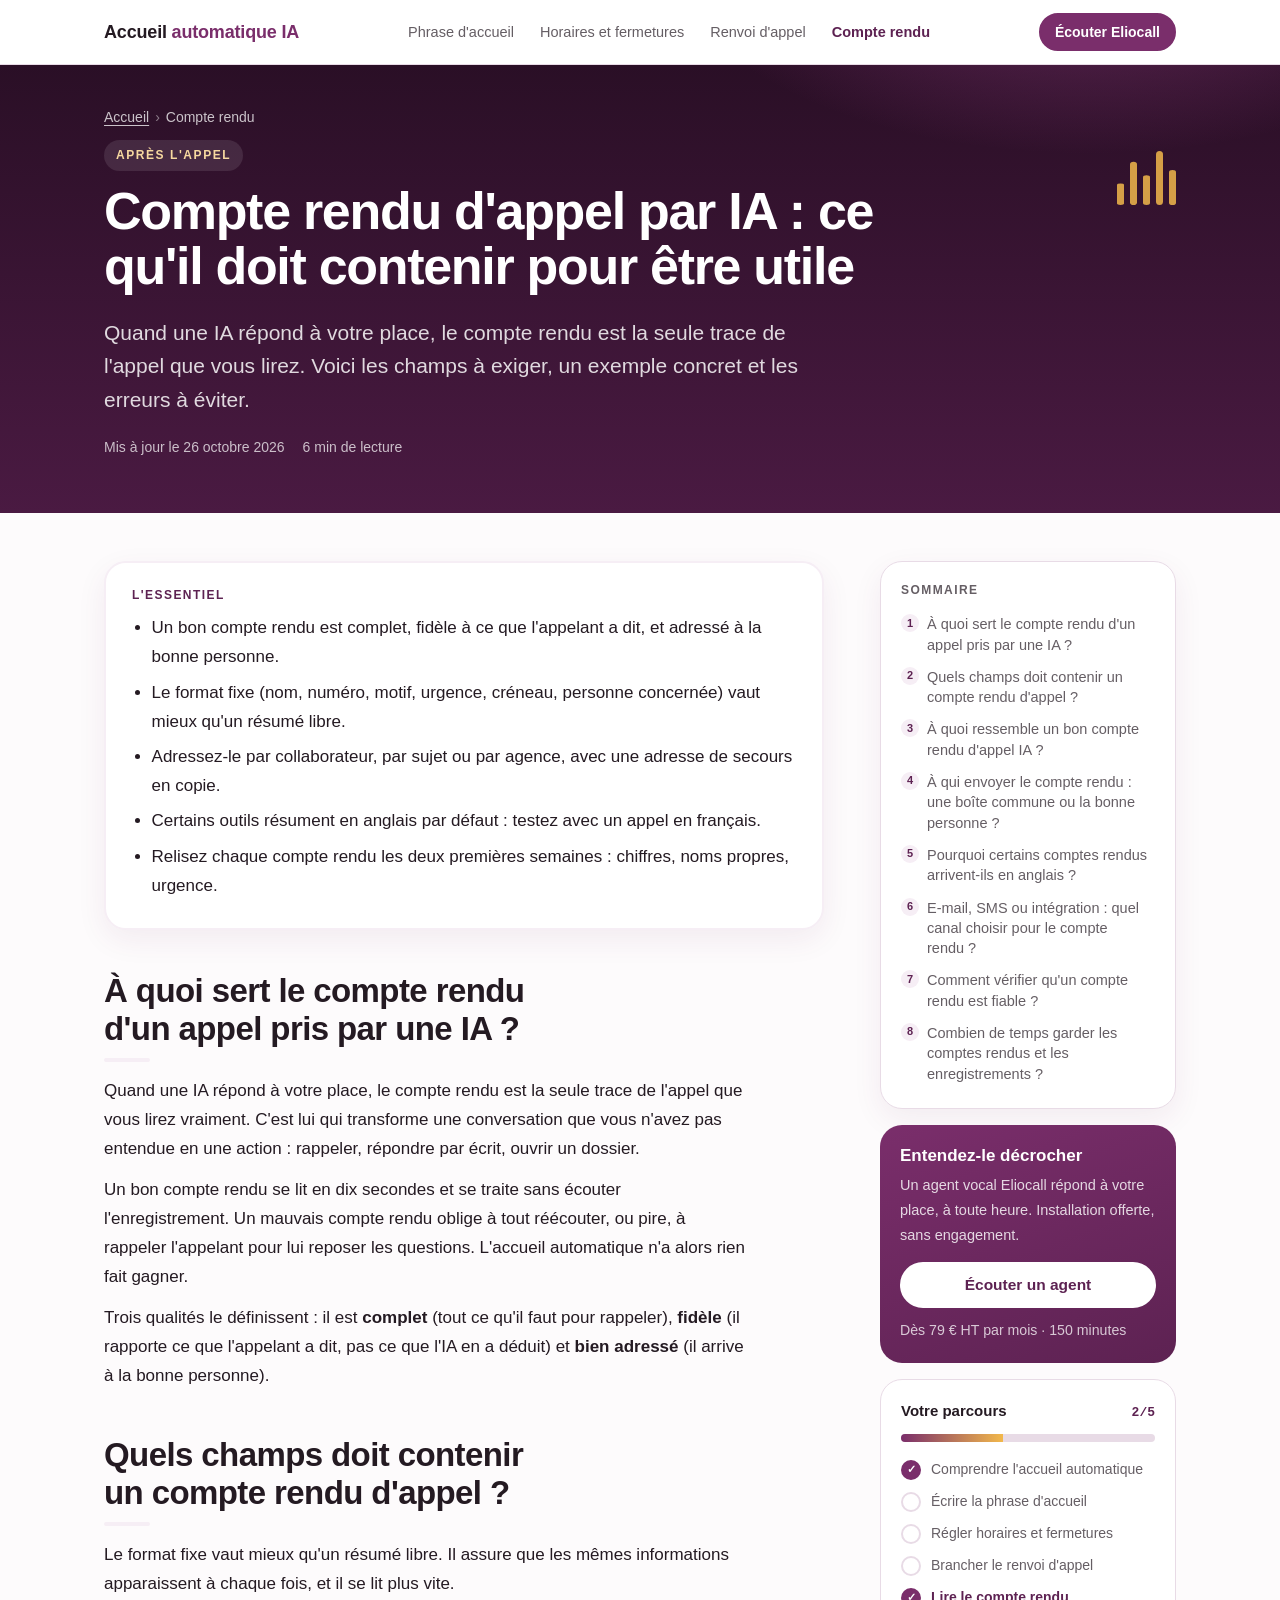
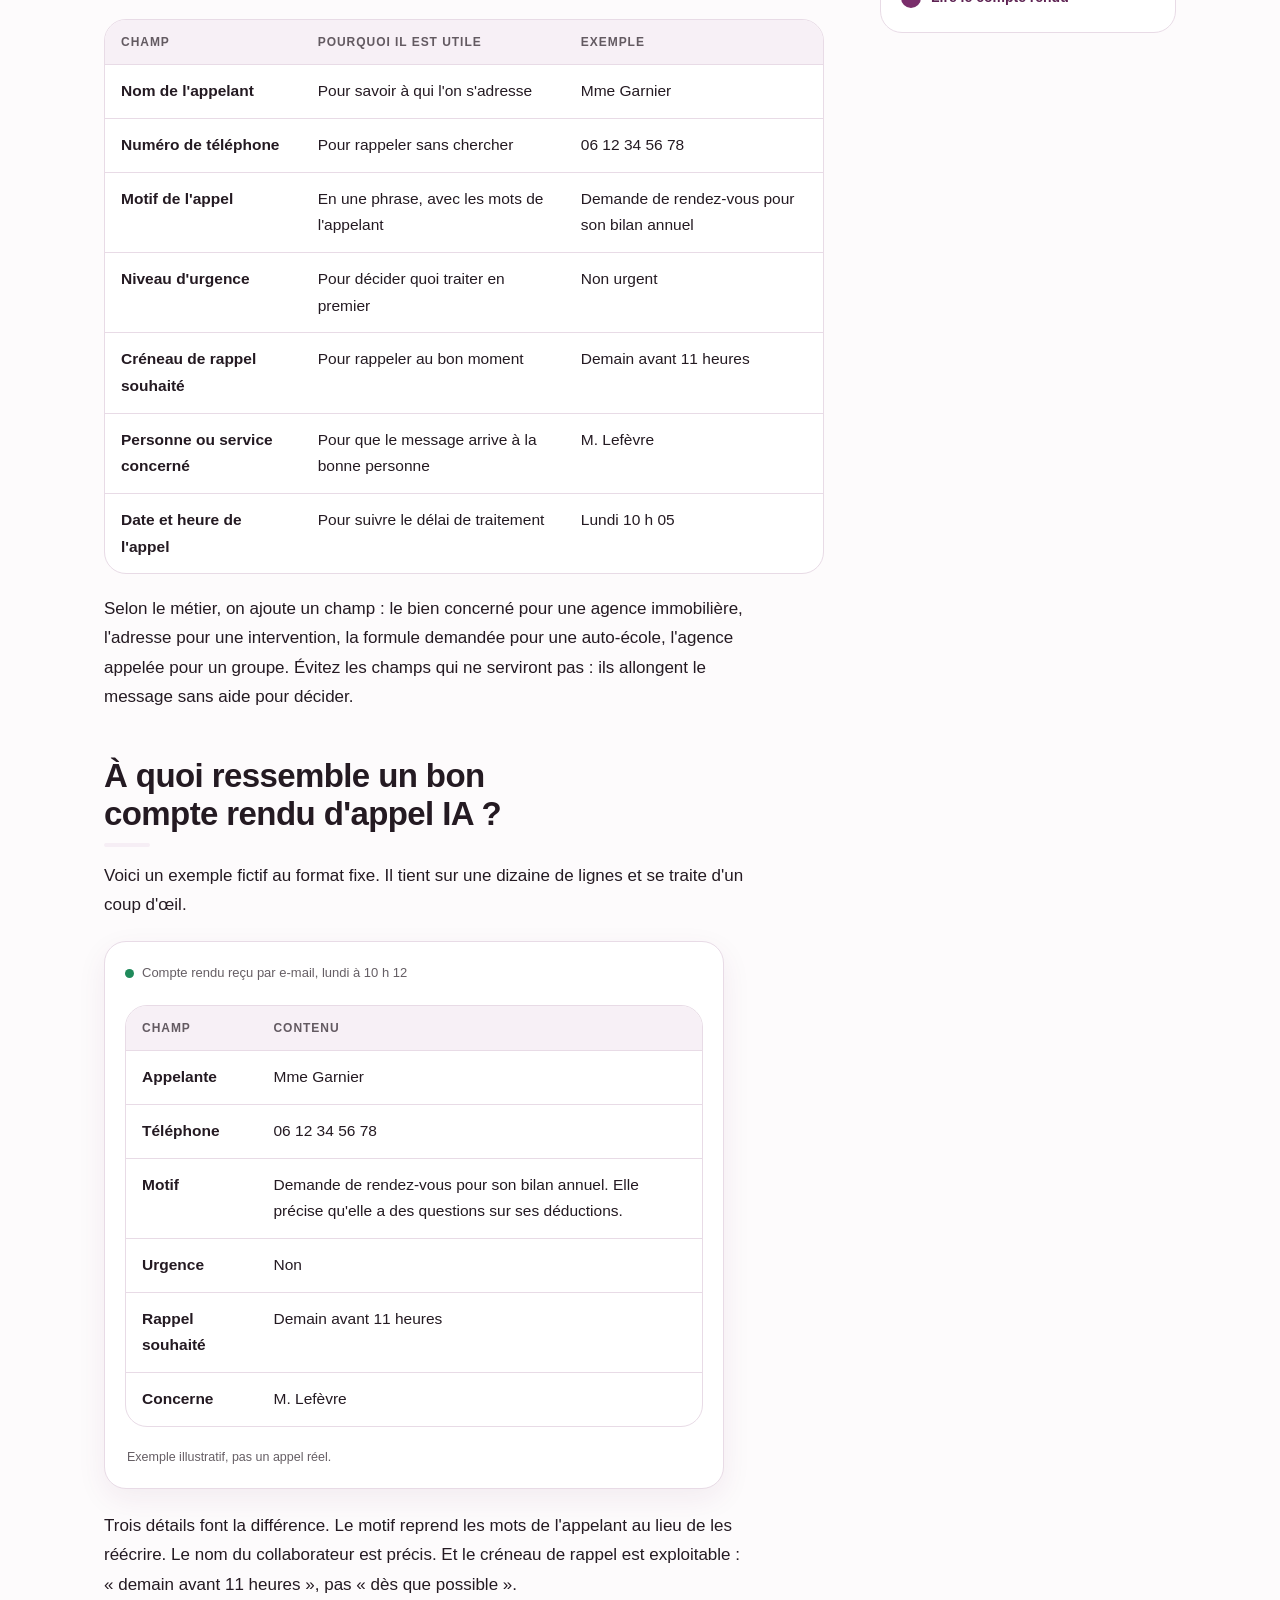
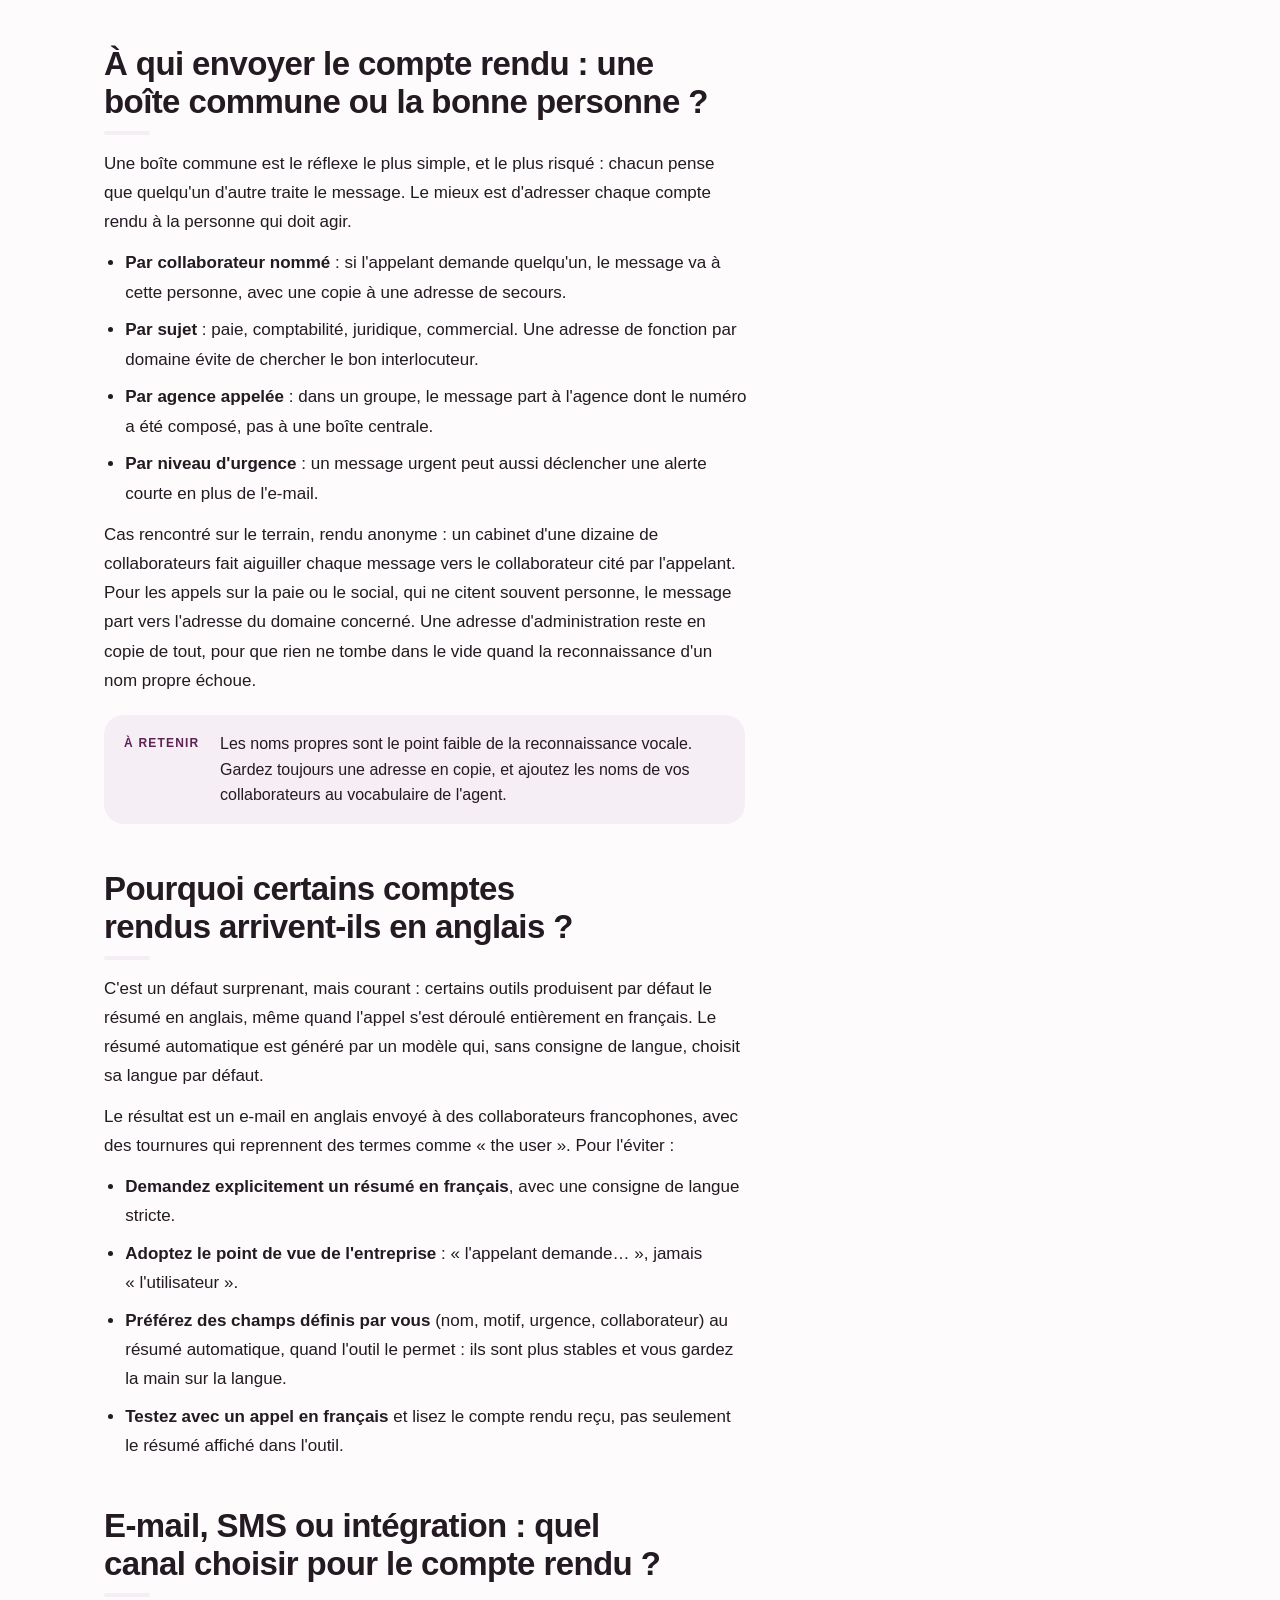
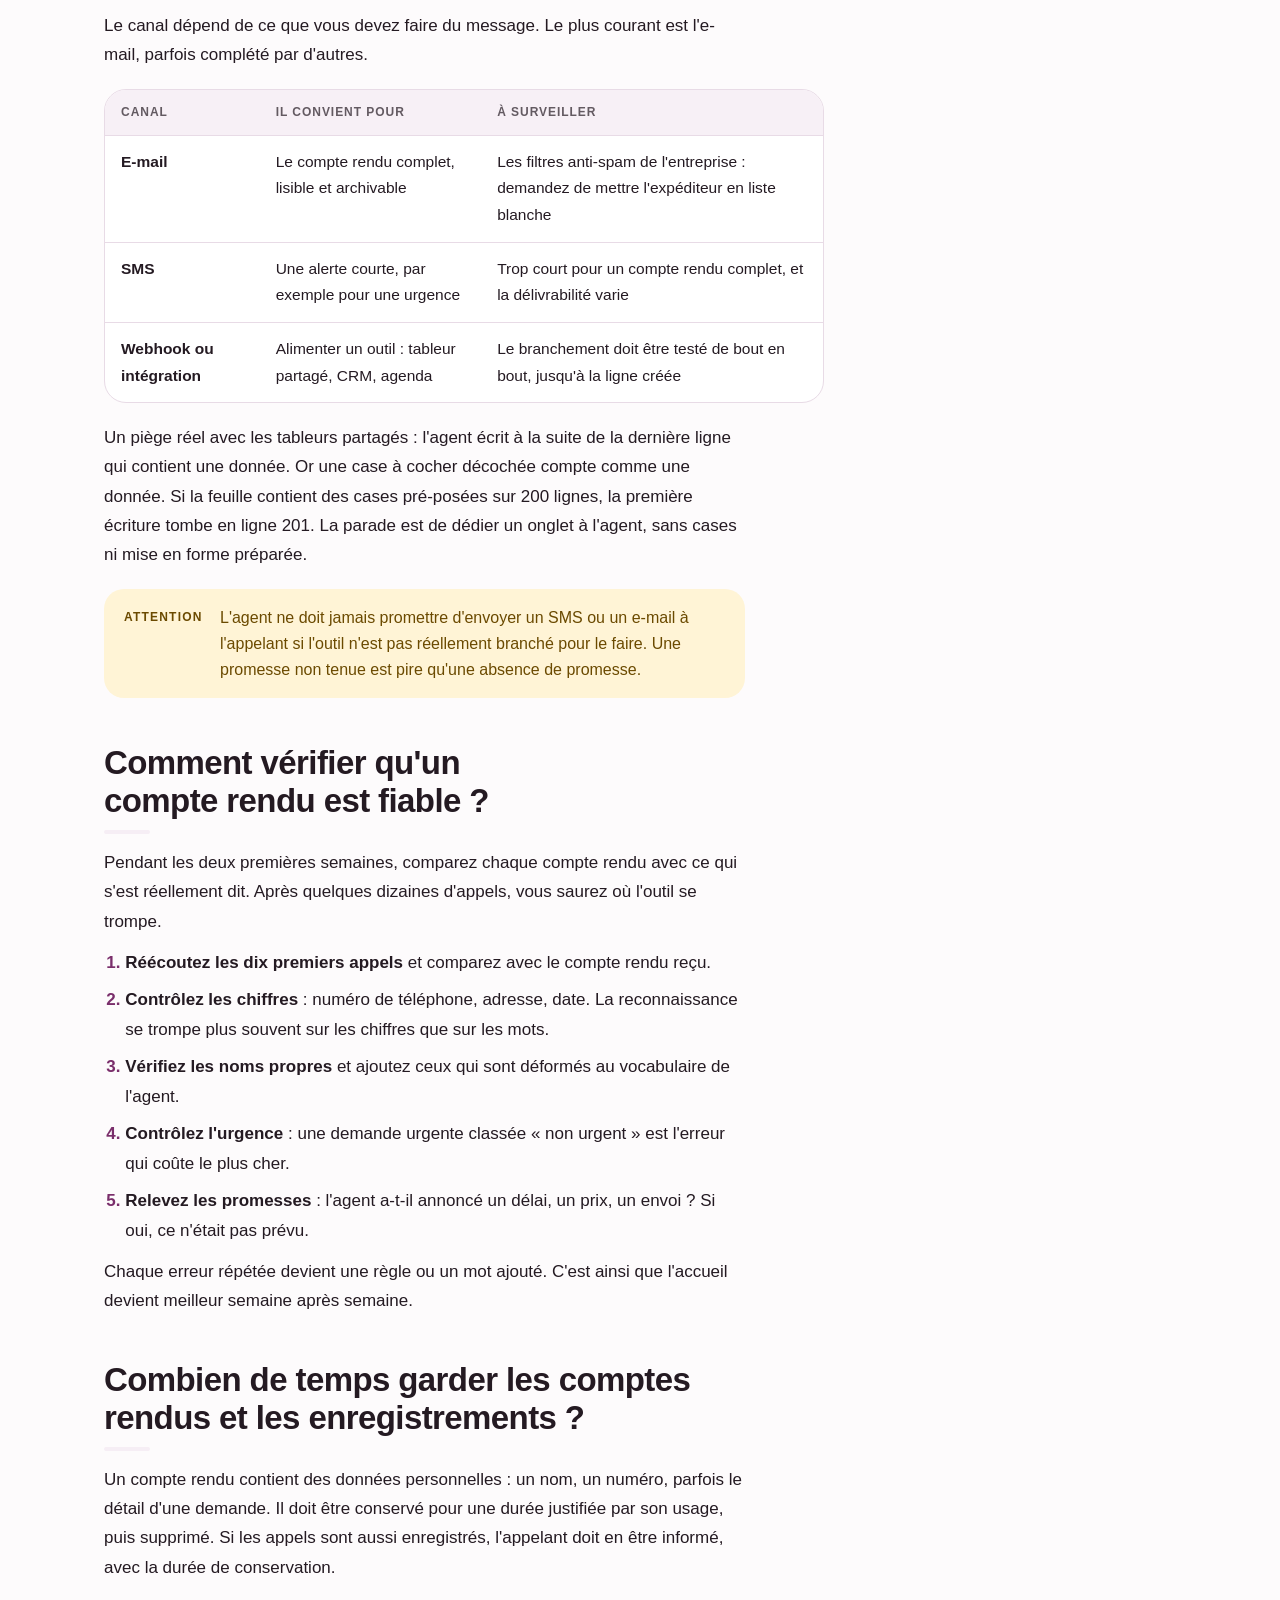
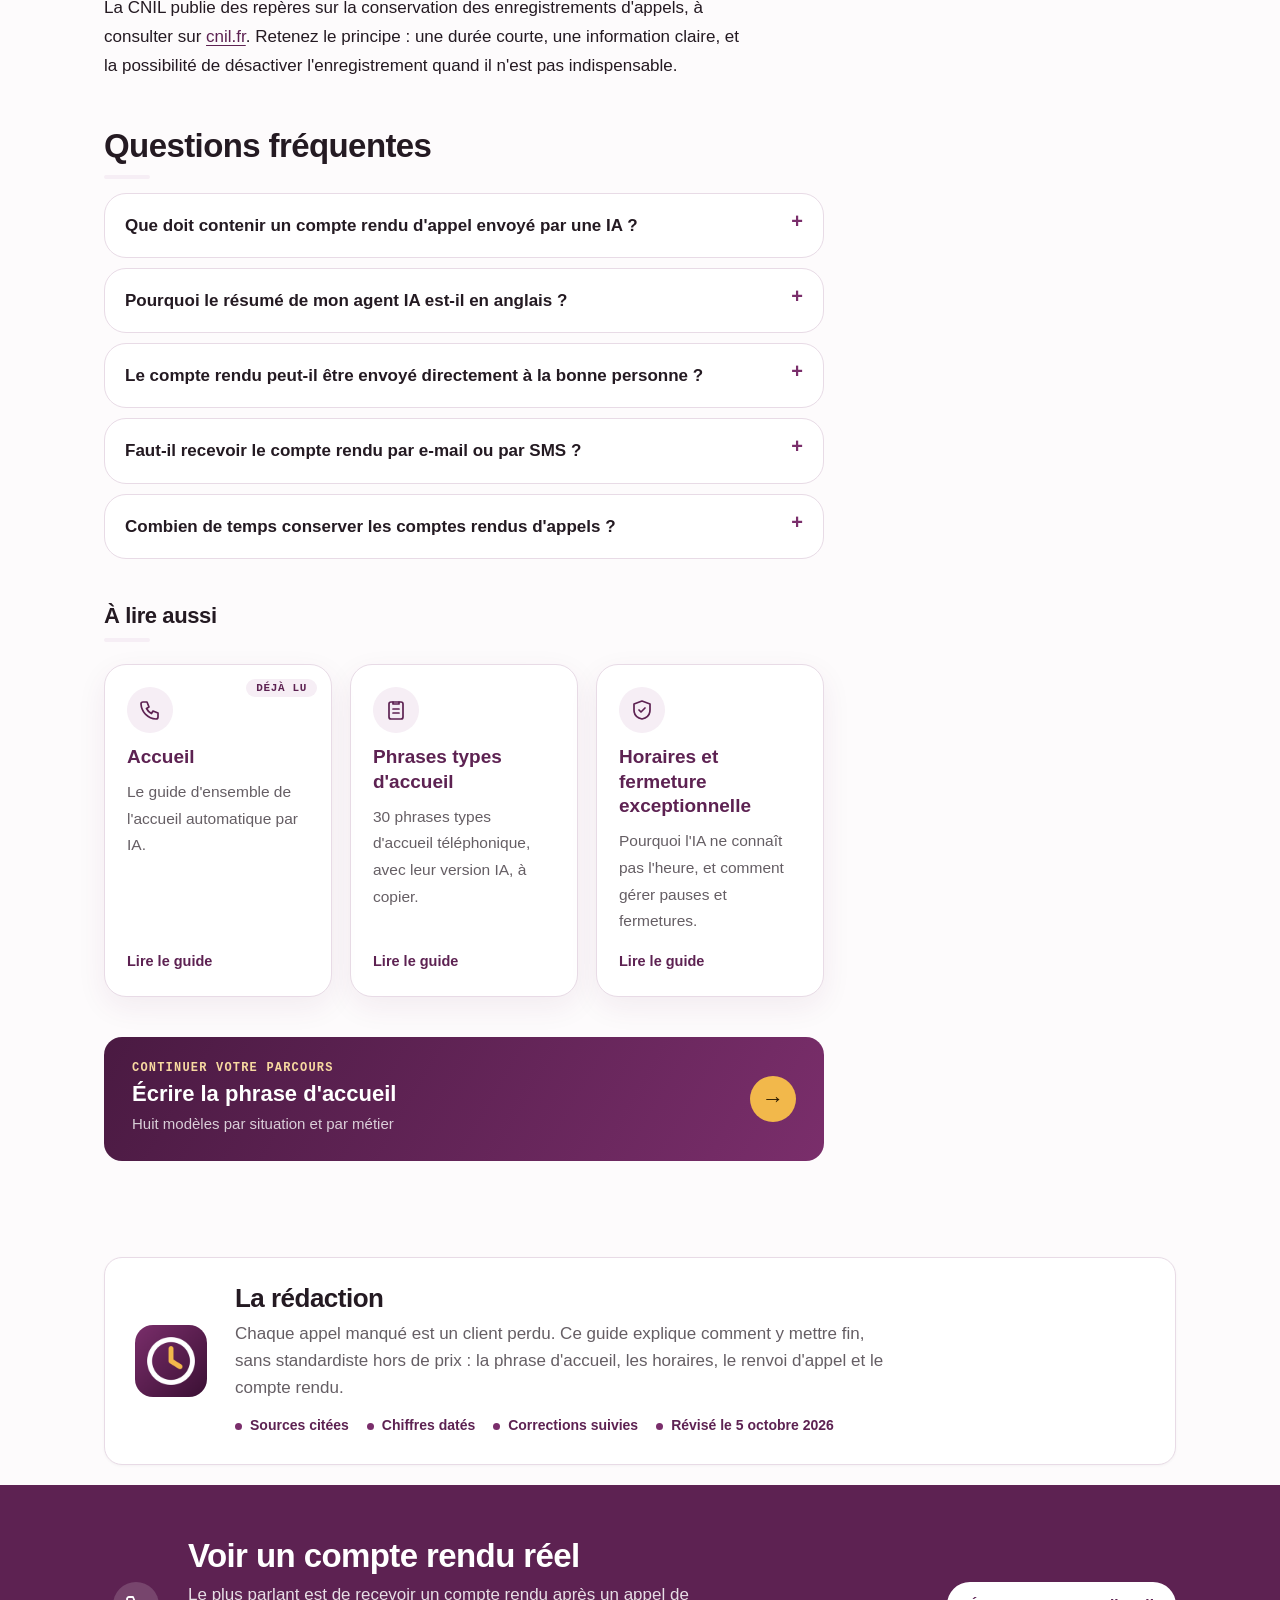
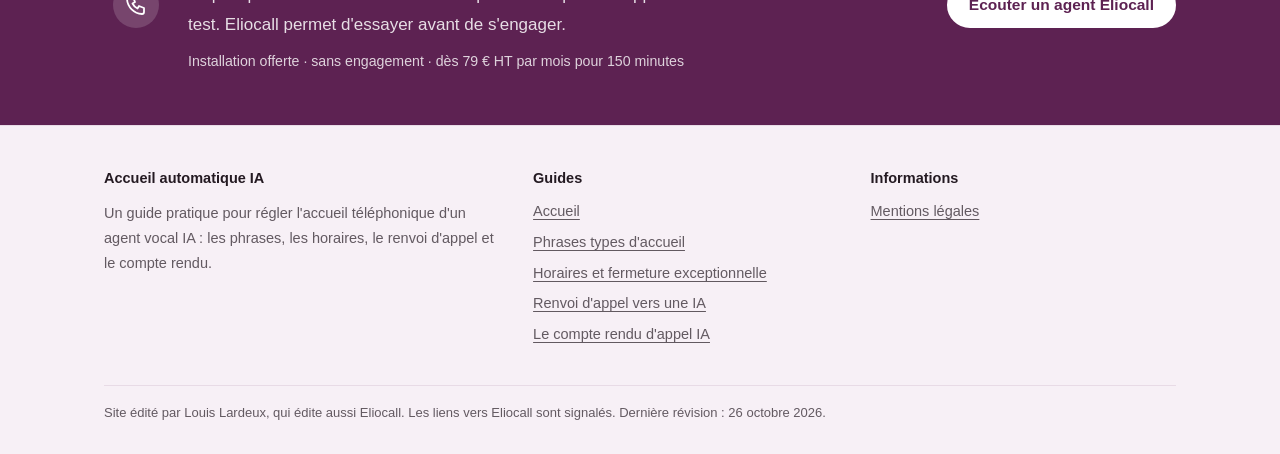
<file: compte-rendu-d-appel-ia/index.html>
<!doctype html>
<html lang="fr">
<head>
<meta charset="utf-8">
<meta name="viewport" content="width=device-width, initial-scale=1">
<title>Compte rendu d'appel par IA : champs et exemple</title>
<meta name="description" content="Ce que doit contenir un compte rendu d&#x27;appel envoyé par une IA : les champs utiles, un exemple, le bon destinataire, la langue, e-mail ou SMS.">
<link rel="canonical" href="https://accueil-telephonique-automatique-ia.fr/compte-rendu-d-appel-ia/">
<meta property="og:type" content="article">
<meta property="og:locale" content="fr_FR">
<meta property="og:site_name" content="Accueil automatique IA">
<meta property="og:title" content="Compte rendu d&#x27;appel par IA : champs et exemple">
<meta property="og:description" content="Ce que doit contenir un compte rendu d&#x27;appel envoyé par une IA : les champs utiles, un exemple, le bon destinataire, la langue, e-mail ou SMS.">
<meta property="og:url" content="https://accueil-telephonique-automatique-ia.fr/compte-rendu-d-appel-ia/">
<meta property="og:image" content="https://accueil-telephonique-automatique-ia.fr/og-image.png">
<meta property="og:image:width" content="1200">
<meta property="og:image:height" content="630">
<meta property="og:image:alt" content="Accueil automatique IA">
<meta name="twitter:card" content="summary_large_image">
<meta name="twitter:image" content="https://accueil-telephonique-automatique-ia.fr/og-image.png">
<link rel="icon" href="/favicon.ico" sizes="48x48">
<link rel="icon" href="/favicon.svg" type="image/svg+xml">
<link rel="icon" href="/favicon-48.png" type="image/png" sizes="48x48">
<link rel="apple-touch-icon" href="/apple-touch-icon.png">
<meta name="theme-color" content="#7a2e6b">

<meta http-equiv="Content-Security-Policy" content="default-src 'self'; script-src 'self' 'unsafe-inline'; style-src 'self' 'unsafe-inline'; img-src 'self' data:; base-uri 'self'; form-action 'none'">
<meta name="referrer" content="strict-origin-when-cross-origin">
<script type="application/ld+json">{"@context": "https://schema.org", "@graph": [{"@type": "BreadcrumbList", "itemListElement": [{"@type": "ListItem", "position": 1, "name": "Accueil", "item": "https://accueil-telephonique-automatique-ia.fr/"}, {"@type": "ListItem", "position": 2, "name": "Compte rendu", "item": "https://accueil-telephonique-automatique-ia.fr/compte-rendu-d-appel-ia/"}]}, {"@type": "Article", "headline": "Compte rendu d'appel par IA : ce qu'il doit contenir pour être utile", "description": "Ce que doit contenir un compte rendu d'appel envoyé par une IA : les champs utiles, un exemple, le bon destinataire, la langue, e-mail ou SMS.", "inLanguage": "fr-FR", "datePublished": "2026-10-05", "dateModified": "2026-10-26", "mainEntityOfPage": "https://accueil-telephonique-automatique-ia.fr/compte-rendu-d-appel-ia/", "author": {"@type": "Organization", "name": "Accueil automatique IA", "url": "https://accueil-telephonique-automatique-ia.fr"}, "publisher": {"@type": "Organization", "name": "Accueil automatique IA", "url": "https://accueil-telephonique-automatique-ia.fr"}}, {"@type": "FAQPage", "mainEntity": [{"@type": "Question", "name": "Que doit contenir un compte rendu d'appel envoyé par une IA ?", "acceptedAnswer": {"@type": "Answer", "text": "Au minimum : le nom de l'appelant, son numéro de téléphone, le motif en une phrase, le niveau d'urgence, le créneau de rappel souhaité et la personne concernée. La date et l'heure de l'appel complètent le message."}}, {"@type": "Question", "name": "Pourquoi le résumé de mon agent IA est-il en anglais ?", "acceptedAnswer": {"@type": "Answer", "text": "Certains outils génèrent par défaut le résumé en anglais, même pour un appel en français. Demandez explicitement un résumé en français, ou utilisez des champs d'extraction définis par vous, puis testez avec un vrai appel."}}, {"@type": "Question", "name": "Le compte rendu peut-il être envoyé directement à la bonne personne ?", "acceptedAnswer": {"@type": "Answer", "text": "Oui, si l'agent identifie le collaborateur cité ou le sujet de l'appel. Gardez une adresse en copie pour les cas où un nom est mal reconnu."}}, {"@type": "Question", "name": "Faut-il recevoir le compte rendu par e-mail ou par SMS ?", "acceptedAnswer": {"@type": "Answer", "text": "L'e-mail convient pour le compte rendu complet. Le SMS convient pour une alerte courte, par exemple en cas d'urgence. Les deux peuvent se combiner."}}, {"@type": "Question", "name": "Combien de temps conserver les comptes rendus d'appels ?", "acceptedAnswer": {"@type": "Answer", "text": "Le temps nécessaire au traitement de la demande, pas davantage. Appliquez une durée définie, supprimez ensuite, et consultez les repères de la CNIL sur la conservation des enregistrements."}}]}]}</script>
<link rel="stylesheet" href="/style.css">
<script>(function(){var d=document.documentElement;if(window.matchMedia&&matchMedia("(prefers-reduced-motion: reduce)").matches)return;d.classList.add("a-js");setTimeout(function(){if(!window.__rvok)d.classList.add("a-show")},3500)})();</script>
</head>
<body>
<a class="a-skip" href="#contenu">Aller au contenu</a>
<div class="a-rdp" id="rdp" aria-hidden="true"><i></i></div>
<header class="a-top"><div class="a-wrap"><a class="a-brand" href="/">Accueil <span>automatique IA</span></a><nav class="a-nav" aria-label="Navigation"><a href="/phrase-d-accueil-ia/">Phrase d'accueil</a><a href="/horaires-pause-midi-fermeture/">Horaires et fermetures</a><a href="/renvoi-d-appel-vers-une-ia/">Renvoi d'appel</a><a href="/compte-rendu-d-appel-ia/" class="a-cur">Compte rendu</a></nav><a class="a-btn a-small" href="https://eliocall.com/?utm_source=accueil-telephonique-automatique-ia&amp;utm_medium=guide&amp;utm_campaign=header" rel="nofollow sponsored noopener">Écouter Eliocall</a></div></header>
<main id="contenu">
<div class="a-page-head"><div class="a-wrap"><div class="a-eq" aria-hidden="true"><i></i><i></i><i></i><i></i><i></i></div><div class="a-crumbs"><a href="/">Accueil</a><i>›</i>Compte rendu</div><div class="a-kicker">Après l'appel</div><h1>Compte rendu d'appel par IA&nbsp;: ce qu'il doit contenir pour être utile</h1><p class="a-lead">Quand une IA répond à votre place, le compte rendu est la seule trace de l'appel que vous lirez. Voici les champs à exiger, un exemple concret et les erreurs à éviter.</p><div class="a-meta"><span>Mis à jour le 26 octobre 2026</span><span>6 min de lecture</span></div></div></div>
<div class="a-wrap a-layout"><article class="a-doc"><div class="a-summary"><b>L'essentiel</b><ul><li>Un bon compte rendu est complet, fidèle à ce que l'appelant a dit, et adressé à la bonne personne.</li><li>Le format fixe (nom, numéro, motif, urgence, créneau, personne concernée) vaut mieux qu'un résumé libre.</li><li>Adressez-le par collaborateur, par sujet ou par agence, avec une adresse de secours en copie.</li><li>Certains outils résument en anglais par défaut&nbsp;: testez avec un appel en français.</li><li>Relisez chaque compte rendu les deux premières semaines&nbsp;: chiffres, noms propres, urgence.</li></ul></div><section id="a-quoi-sert-le-compte-rendu-d-un-appel-pris-par-" class="a-rv"><h2>À quoi sert le compte rendu d'un appel pris par une IA&nbsp;?</h2><p>Quand une IA répond à votre place, le compte rendu est la seule trace de l'appel que vous lirez vraiment. C'est lui qui transforme une conversation que vous n'avez pas entendue en une action&nbsp;: rappeler, répondre par écrit, ouvrir un dossier.</p><p>Un bon compte rendu se lit en dix secondes et se traite sans écouter l'enregistrement. Un mauvais compte rendu oblige à tout réécouter, ou pire, à rappeler l'appelant pour lui reposer les questions. L'accueil automatique n'a alors rien fait gagner.</p><p>Trois qualités le définissent&nbsp;: il est <strong>complet</strong> (tout ce qu'il faut pour rappeler), <strong>fidèle</strong> (il rapporte ce que l'appelant a dit, pas ce que l'IA en a déduit) et <strong>bien adressé</strong> (il arrive à la bonne personne).</p></section><section id="quels-champs-doit-contenir-un-compte-rendu-d-app" class="a-rv"><h2>Quels champs doit contenir un compte rendu d'appel&nbsp;?</h2><p>Le format fixe vaut mieux qu'un résumé libre. Il assure que les mêmes informations apparaissent à chaque fois, et il se lit plus vite.</p><div class="a-tablewrap"><table><tr><th>Champ</th><th>Pourquoi il est utile</th><th>Exemple</th></tr><tr><td>Nom de l'appelant</td><td>Pour savoir à qui l'on s'adresse</td><td>Mme Garnier</td></tr><tr><td>Numéro de téléphone</td><td>Pour rappeler sans chercher</td><td>06 12 34 56 78</td></tr><tr><td>Motif de l'appel</td><td>En une phrase, avec les mots de l'appelant</td><td>Demande de rendez-vous pour son bilan annuel</td></tr><tr><td>Niveau d'urgence</td><td>Pour décider quoi traiter en premier</td><td>Non urgent</td></tr><tr><td>Créneau de rappel souhaité</td><td>Pour rappeler au bon moment</td><td>Demain avant 11 heures</td></tr><tr><td>Personne ou service concerné</td><td>Pour que le message arrive à la bonne personne</td><td>M. Lefèvre</td></tr><tr><td>Date et heure de l'appel</td><td>Pour suivre le délai de traitement</td><td>Lundi 10 h 05</td></tr></table></div><p>Selon le métier, on ajoute un champ&nbsp;: le bien concerné pour une agence immobilière, l'adresse pour une intervention, la formule demandée pour une auto-école, l'agence appelée pour un groupe. Évitez les champs qui ne serviront pas&nbsp;: ils allongent le message sans aide pour décider.</p></section><section id="a-quoi-ressemble-un-bon-compte-rendu-d-appel-ia" class="a-rv"><h2>À quoi ressemble un bon compte rendu d'appel IA&nbsp;?</h2><p>Voici un exemple fictif au format fixe. Il tient sur une dizaine de lignes et se traite d'un coup d'œil.</p><div class="a-callbox" role="img" aria-label="Exemple illustratif de compte rendu d'appel"><div class="a-bar"><span class="a-dot"></span> Compte rendu reçu par e-mail, lundi à 10 h 12</div><div class="a-tablewrap"><table><tr><th>Champ</th><th>Contenu</th></tr><tr><td>Appelante</td><td>Mme Garnier</td></tr><tr><td>Téléphone</td><td>06 12 34 56 78</td></tr><tr><td>Motif</td><td>Demande de rendez-vous pour son bilan annuel. Elle précise qu'elle a des questions sur ses déductions.</td></tr><tr><td>Urgence</td><td>Non</td></tr><tr><td>Rappel souhaité</td><td>Demain avant 11 heures</td></tr><tr><td>Concerne</td><td>M. Lefèvre</td></tr></table></div><p class="a-note">Exemple illustratif, pas un appel réel.</p></div><p>Trois détails font la différence. Le motif reprend les mots de l'appelant au lieu de les réécrire. Le nom du collaborateur est précis. Et le créneau de rappel est exploitable&nbsp;: «&nbsp;demain avant 11 heures&nbsp;», pas «&nbsp;dès que possible&nbsp;».</p></section><section id="a-qui-envoyer-le-compte-rendu-une-boite-commune-" class="a-rv"><h2>À qui envoyer le compte rendu&nbsp;: une boîte commune ou la bonne personne&nbsp;?</h2><p>Une boîte commune est le réflexe le plus simple, et le plus risqué&nbsp;: chacun pense que quelqu'un d'autre traite le message. Le mieux est d'adresser chaque compte rendu à la personne qui doit agir.</p><ul class="a-clean"><li><strong>Par collaborateur nommé</strong>&nbsp;: si l'appelant demande quelqu'un, le message va à cette personne, avec une copie à une adresse de secours.</li><li><strong>Par sujet</strong>&nbsp;: paie, comptabilité, juridique, commercial. Une adresse de fonction par domaine évite de chercher le bon interlocuteur.</li><li><strong>Par agence appelée</strong>&nbsp;: dans un groupe, le message part à l'agence dont le numéro a été composé, pas à une boîte centrale.</li><li><strong>Par niveau d'urgence</strong>&nbsp;: un message urgent peut aussi déclencher une alerte courte en plus de l'e-mail.</li></ul><p>Cas rencontré sur le terrain, rendu anonyme&nbsp;: un cabinet d'une dizaine de collaborateurs fait aiguiller chaque message vers le collaborateur cité par l'appelant. Pour les appels sur la paie ou le social, qui ne citent souvent personne, le message part vers l'adresse du domaine concerné. Une adresse d'administration reste en copie de tout, pour que rien ne tombe dans le vide quand la reconnaissance d'un nom propre échoue.</p><div class="a-callout a-co-tip"><strong>À retenir</strong><div><p>Les noms propres sont le point faible de la reconnaissance vocale. Gardez toujours une adresse en copie, et ajoutez les noms de vos collaborateurs au vocabulaire de l'agent.</p></div></div></section><section id="pourquoi-certains-comptes-rendus-arrivent-ils-en" class="a-rv"><h2>Pourquoi certains comptes rendus arrivent-ils en anglais&nbsp;?</h2><p>C'est un défaut surprenant, mais courant&nbsp;: certains outils produisent par défaut le résumé en anglais, même quand l'appel s'est déroulé entièrement en français. Le résumé automatique est généré par un modèle qui, sans consigne de langue, choisit sa langue par défaut.</p><p>Le résultat est un e-mail en anglais envoyé à des collaborateurs francophones, avec des tournures qui reprennent des termes comme «&nbsp;the user&nbsp;». Pour l'éviter&nbsp;:</p><ul class="a-clean"><li><strong>Demandez explicitement un résumé en français</strong>, avec une consigne de langue stricte.</li><li><strong>Adoptez le point de vue de l'entreprise</strong>&nbsp;: «&nbsp;l'appelant demande…&nbsp;», jamais «&nbsp;l'utilisateur&nbsp;».</li><li><strong>Préférez des champs définis par vous</strong> (nom, motif, urgence, collaborateur) au résumé automatique, quand l'outil le permet&nbsp;: ils sont plus stables et vous gardez la main sur la langue.</li><li><strong>Testez avec un appel en français</strong> et lisez le compte rendu reçu, pas seulement le résumé affiché dans l'outil.</li></ul></section><section id="e-mail-sms-ou-integration-quel-canal-choisir-pou" class="a-rv"><h2>E-mail, SMS ou intégration&nbsp;: quel canal choisir pour le compte rendu&nbsp;?</h2><p>Le canal dépend de ce que vous devez faire du message. Le plus courant est l'e-mail, parfois complété par d'autres.</p><div class="a-tablewrap"><table><tr><th>Canal</th><th>Il convient pour</th><th>À surveiller</th></tr><tr><td>E-mail</td><td>Le compte rendu complet, lisible et archivable</td><td>Les filtres anti-spam de l'entreprise&nbsp;: demandez de mettre l'expéditeur en liste blanche</td></tr><tr><td>SMS</td><td>Une alerte courte, par exemple pour une urgence</td><td>Trop court pour un compte rendu complet, et la délivrabilité varie</td></tr><tr><td>Webhook ou intégration</td><td>Alimenter un outil&nbsp;: tableur partagé, CRM, agenda</td><td>Le branchement doit être testé de bout en bout, jusqu'à la ligne créée</td></tr></table></div><p>Un piège réel avec les tableurs partagés&nbsp;: l'agent écrit à la suite de la dernière ligne qui contient une donnée. Or une case à cocher décochée compte comme une donnée. Si la feuille contient des cases pré-posées sur 200 lignes, la première écriture tombe en ligne 201. La parade est de dédier un onglet à l'agent, sans cases ni mise en forme préparée.</p><div class="a-callout a-co-warn"><strong>Attention</strong><div><p>L'agent ne doit jamais promettre d'envoyer un SMS ou un e-mail à l'appelant si l'outil n'est pas réellement branché pour le faire. Une promesse non tenue est pire qu'une absence de promesse.</p></div></div></section><section id="comment-verifier-qu-un-compte-rendu-est-fiable" class="a-rv"><h2>Comment vérifier qu'un compte rendu est fiable&nbsp;?</h2><p>Pendant les deux premières semaines, comparez chaque compte rendu avec ce qui s'est réellement dit. Après quelques dizaines d'appels, vous saurez où l'outil se trompe.</p><ol class="a-rules"><li><strong>Réécoutez les dix premiers appels</strong> et comparez avec le compte rendu reçu.</li><li><strong>Contrôlez les chiffres</strong>&nbsp;: numéro de téléphone, adresse, date. La reconnaissance se trompe plus souvent sur les chiffres que sur les mots.</li><li><strong>Vérifiez les noms propres</strong> et ajoutez ceux qui sont déformés au vocabulaire de l'agent.</li><li><strong>Contrôlez l'urgence</strong>&nbsp;: une demande urgente classée «&nbsp;non urgent&nbsp;» est l'erreur qui coûte le plus cher.</li><li><strong>Relevez les promesses</strong>&nbsp;: l'agent a-t-il annoncé un délai, un prix, un envoi&nbsp;? Si oui, ce n'était pas prévu.</li></ol><p>Chaque erreur répétée devient une règle ou un mot ajouté. C'est ainsi que l'accueil devient meilleur semaine après semaine.</p></section><section id="combien-de-temps-garder-les-comptes-rendus-et-le" class="a-rv"><h2>Combien de temps garder les comptes rendus et les enregistrements&nbsp;?</h2><p>Un compte rendu contient des données personnelles&nbsp;: un nom, un numéro, parfois le détail d'une demande. Il doit être conservé pour une durée justifiée par son usage, puis supprimé. Si les appels sont aussi enregistrés, l'appelant doit en être informé, avec la durée de conservation.</p><p>La CNIL publie des repères sur la conservation des enregistrements d'appels, à consulter sur <a href="https://www.cnil.fr/" rel="noopener">cnil.fr</a>. Retenez le principe&nbsp;: une durée courte, une information claire, et la possibilité de désactiver l'enregistrement quand il n'est pas indispensable.</p></section><section id="questions" class="a-rv"><h2>Questions fréquentes</h2><details><summary>Que doit contenir un compte rendu d'appel envoyé par une IA&nbsp;?</summary><p>Au minimum&nbsp;: le nom de l'appelant, son numéro de téléphone, le motif en une phrase, le niveau d'urgence, le créneau de rappel souhaité et la personne concernée. La date et l'heure de l'appel complètent le message.</p></details><details><summary>Pourquoi le résumé de mon agent IA est-il en anglais&nbsp;?</summary><p>Certains outils génèrent par défaut le résumé en anglais, même pour un appel en français. Demandez explicitement un résumé en français, ou utilisez des champs d'extraction définis par vous, puis testez avec un vrai appel.</p></details><details><summary>Le compte rendu peut-il être envoyé directement à la bonne personne&nbsp;?</summary><p>Oui, si l'agent identifie le collaborateur cité ou le sujet de l'appel. Gardez une adresse en copie pour les cas où un nom est mal reconnu.</p></details><details><summary>Faut-il recevoir le compte rendu par e-mail ou par SMS&nbsp;?</summary><p>L'e-mail convient pour le compte rendu complet. Le SMS convient pour une alerte courte, par exemple en cas d'urgence. Les deux peuvent se combiner.</p></details><details><summary>Combien de temps conserver les comptes rendus d'appels&nbsp;?</summary><p>Le temps nécessaire au traitement de la demande, pas davantage. Appliquez une durée définie, supprimez ensuite, et consultez les repères de la CNIL sur la conservation des enregistrements.</p></details></section><div class="a-related"><h2>À lire aussi</h2><div class="a-cards a-cols3"><a class="a-card" href="/"><span class="a-ico" aria-hidden="true"><svg viewBox="0 0 24 24" width="24" height="24" fill="none" stroke="currentColor" stroke-width="1.7" stroke-linecap="round" stroke-linejoin="round"><path d="M5 4h4l2 5-2.5 1.5a11 11 0 0 0 5 5L15 13l5 2v4a2 2 0 0 1-2 2A16 16 0 0 1 3 6a2 2 0 0 1 2-2z"/></svg></span><h3>Accueil</h3><p>Le guide d'ensemble de l'accueil automatique par IA.</p><span class="a-more">Lire le guide</span></a><a class="a-card" href="/phrase-d-accueil-ia/"><span class="a-ico" aria-hidden="true"><svg viewBox="0 0 24 24" width="24" height="24" fill="none" stroke="currentColor" stroke-width="1.7" stroke-linecap="round" stroke-linejoin="round"><rect x="5" y="4" width="14" height="17" rx="2"/><path d="M9 4v2h6V4M9 11h6M9 15h6"/></svg></span><h3>Phrases types d'accueil</h3><p>30 phrases types d'accueil téléphonique, avec leur version IA, à copier.</p><span class="a-more">Lire le guide</span></a><a class="a-card" href="/horaires-pause-midi-fermeture/"><span class="a-ico" aria-hidden="true"><svg viewBox="0 0 24 24" width="24" height="24" fill="none" stroke="currentColor" stroke-width="1.7" stroke-linecap="round" stroke-linejoin="round"><path d="M12 3l8 3v6c0 5-3.5 8-8 9-4.5-1-8-4-8-9V6z"/><path d="M9 12l2 2 4-4"/></svg></span><h3>Horaires et fermeture exceptionnelle</h3><p>Pourquoi l'IA ne connaît pas l'heure, et comment gérer pauses et fermetures.</p><span class="a-more">Lire le guide</span></a></div></div><div id="nx-box" hidden></div></article><aside class="a-side"><nav class="a-toc" aria-label="Sommaire"><b>Sommaire</b><ol><li><a href="#a-quoi-sert-le-compte-rendu-d-un-appel-pris-par-">À quoi sert le compte rendu d'un appel pris par une IA&nbsp;?</a></li><li><a href="#quels-champs-doit-contenir-un-compte-rendu-d-app">Quels champs doit contenir un compte rendu d'appel&nbsp;?</a></li><li><a href="#a-quoi-ressemble-un-bon-compte-rendu-d-appel-ia">À quoi ressemble un bon compte rendu d'appel IA&nbsp;?</a></li><li><a href="#a-qui-envoyer-le-compte-rendu-une-boite-commune-">À qui envoyer le compte rendu&nbsp;: une boîte commune ou la bonne personne&nbsp;?</a></li><li><a href="#pourquoi-certains-comptes-rendus-arrivent-ils-en">Pourquoi certains comptes rendus arrivent-ils en anglais&nbsp;?</a></li><li><a href="#e-mail-sms-ou-integration-quel-canal-choisir-pou">E-mail, SMS ou intégration&nbsp;: quel canal choisir pour le compte rendu&nbsp;?</a></li><li><a href="#comment-verifier-qu-un-compte-rendu-est-fiable">Comment vérifier qu'un compte rendu est fiable&nbsp;?</a></li><li><a href="#combien-de-temps-garder-les-comptes-rendus-et-le">Combien de temps garder les comptes rendus et les enregistrements&nbsp;?</a></li></ol></nav><div class="a-sidecta"><b>Entendez-le décrocher</b><p>Un agent vocal Eliocall répond à votre place, à toute heure. Installation offerte, sans engagement.</p><a class="a-btn" href="https://eliocall.com/?utm_source=accueil-telephonique-automatique-ia&utm_medium=guide&utm_campaign=ecouter#hero-form" rel="nofollow sponsored noopener">Écouter un agent</a><small style="display:block;margin-top:10px;opacity:.75">Dès 79 € HT par mois · 150 minutes</small></div><div id="jr-box" hidden></div></aside></div>
<section class="a-rdn" id="redaction"><div class="a-wrap"><div class="a-rdc"><img class="a-rdm" src="/icon-192.png" alt="Logo de la rédaction" width="72" height="72" loading="lazy" decoding="async"><div><h2>La rédaction</h2><p>Chaque appel manqué est un client perdu. Ce guide explique comment y mettre fin, sans standardiste hors de prix&nbsp;: la phrase d'accueil, les horaires, le renvoi d'appel et le compte rendu.</p><ul><li>Sources citées</li><li>Chiffres datés</li><li>Corrections suivies</li><li>Révisé le 5 octobre 2026</li></ul></div></div></div></section>
<div class="a-band"><div class="a-wrap"><div><div class="a-rg" aria-hidden="true"><span></span><span></span><span></span><b><svg viewBox="0 0 24 24" width="24" height="24" fill="none" stroke="#fff" stroke-width="1.8" stroke-linecap="round" stroke-linejoin="round"><path d="M5 4h4l2 5-2.5 1.5a11 11 0 0 0 5 5L15 13l5 2v4a2 2 0 0 1-2 2A16 16 0 0 1 3 6a2 2 0 0 1 2-2z"/></svg></b></div><div><h2>Voir un compte rendu réel</h2><p>Le plus parlant est de recevoir un compte rendu après un appel de test. Eliocall permet d'essayer avant de s'engager.</p><small style="display:block;margin-top:10px;opacity:.8">Installation offerte · sans engagement · dès 79 € HT par mois pour 150 minutes</small></div></div><a class="a-btn" href="https://eliocall.com/?utm_source=accueil-telephonique-automatique-ia&amp;utm_medium=guide&amp;utm_campaign=accueil-compte-rendu" rel="nofollow sponsored noopener">Écouter un agent Eliocall</a></div></div>
</main>
<footer class="a-foot"><div class="a-wrap"><div><b>Accueil <span>automatique IA</span></b><p>Un guide pratique pour régler l'accueil téléphonique d'un agent vocal IA&nbsp;: les phrases, les horaires, le renvoi d'appel et le compte rendu.</p></div><div><b>Guides</b><ul><li><a href="/">Accueil</a></li><li><a href="/phrase-d-accueil-ia/">Phrases types d'accueil</a></li><li><a href="/horaires-pause-midi-fermeture/">Horaires et fermeture exceptionnelle</a></li><li><a href="/renvoi-d-appel-vers-une-ia/">Renvoi d'appel vers une IA</a></li><li><a href="/compte-rendu-d-appel-ia/">Le compte rendu d'appel IA</a></li></ul></div><div><b>Informations</b><ul><li><a href="/mentions-legales/">Mentions légales</a></li></ul></div><div class="a-small">Site édité par Louis Lardeux, qui édite aussi Eliocall. Les liens vers Eliocall sont signalés. Dernière révision&nbsp;: 26 octobre 2026.</div></div></footer>
<script>(function(){var P="a-",d=document;if(window.matchMedia&&matchMedia("(prefers-reduced-motion: reduce)").matches)return;window.__rvok=1;
var rd=d.getElementById("rdp"),bar=rd&&rd.firstElementChild,top=d.querySelector("."+P+"top"),tk=false;
function onS(){tk=false;var h=d.documentElement,max=h.scrollHeight-h.clientHeight,y=window.pageYOffset||h.scrollTop;if(bar&&max>0)bar.style.transform="scaleX("+Math.min(1,y/max)+")";if(top){if(y>8)top.classList.add(P+"sc");else top.classList.remove(P+"sc")}}
window.addEventListener("scroll",function(){if(!tk){tk=true;requestAnimationFrame(onS)}},{passive:true});onS();
var ap=[].slice.call(d.querySelectorAll("[data-ap]"));if("IntersectionObserver" in window){var ao=new IntersectionObserver(function(es){es.forEach(function(e){if(e.isIntersecting)e.target.removeAttribute("data-off");else e.target.setAttribute("data-off","1")})},{rootMargin:"80px"});ap.forEach(function(el){ao.observe(el)})}
var rv=[].slice.call(d.querySelectorAll("."+P+"rv"));
if("IntersectionObserver" in window){var io=new IntersectionObserver(function(es){es.forEach(function(e){if(e.isIntersecting){e.target.classList.add(P+"in");io.unobserve(e.target)}})},{threshold:.06,rootMargin:"0px 0px -5% 0px"});rv.forEach(function(el){io.observe(el)})}else{rv.forEach(function(el){el.classList.add(P+"in")})}
var links=[].slice.call(d.querySelectorAll("."+P+"toc a")),map={};links.forEach(function(a){map[a.getAttribute("href").slice(1)]=a});
if("IntersectionObserver" in window&&links.length){var so=new IntersectionObserver(function(es){es.forEach(function(e){if(e.isIntersecting){links.forEach(function(a){a.classList.remove(P+"act")});var a=map[e.target.id];if(a)a.classList.add(P+"act")}})},{rootMargin:"-18% 0px -70% 0px"});[].slice.call(d.querySelectorAll("."+P+"doc section[id]")).forEach(function(x){so.observe(x)})}
})();</script>

<div id="stk" role="complementary" aria-label="Écouter un agent vocal"><a href="https://eliocall.com/?utm_source=accueil-telephonique-automatique-ia&utm_medium=guide&utm_campaign=ecouter#hero-form" rel="nofollow sponsored noopener"><span class="a-w" aria-hidden="true"><i></i><i></i><i></i><i></i></span><span><b>Entendre un agent vocal Eliocall</b><small>Démonstration sur eliocall.com</small></span></a><button type="button" id="stk-x" aria-label="Masquer">×</button></div>
<script>(function(){
var $=function(i){return document.getElementById(i)},KS="acc-seen-v1",KR="acc-last-v1",CUR=location.pathname.replace(/index\.html$/,""),J=[["/", "Comprendre l'accueil automatique", "Fonctionnement, situations et mise en place"], ["/phrase-d-accueil-ia/", "Écrire la phrase d'accueil", "Huit modèles par situation et par métier"], ["/horaires-pause-midi-fermeture/", "Régler horaires et fermetures", "Pause, congés, jours exceptionnels"], ["/renvoi-d-appel-vers-une-ia/", "Brancher le renvoi d'appel", "Codes et réglages, mobile, fixe et box"], ["/compte-rendu-d-appel-ia/", "Lire le compte rendu", "Les champs utiles et un exemple"]],HEAR="https://eliocall.com/?utm_source=accueil-telephonique-automatique-ia&utm_medium=guide&utm_campaign=ecouter#hero-form";
var seen={};try{seen=JSON.parse(localStorage.getItem(KS)||"{}")}catch(e){}seen[CUR]=1;try{localStorage.setItem(KS,JSON.stringify(seen))}catch(e){}
function n(){return J.filter(function(x){return seen[x[0]]}).length}
/* parcours dans la colonne latérale */
var jr=$("jr-box");if(jr){var h=document.createElement("h4"),t=document.createElement("strong");t.textContent="Votre parcours";var c=document.createElement("span");c.textContent=n()+"/"+J.length;h.appendChild(t);h.appendChild(c);jr.appendChild(h);
var pr=document.createElement("div");pr.setAttribute("data-pr","");var bar=document.createElement("i");pr.appendChild(bar);jr.appendChild(pr);var ol=document.createElement("ol");
J.forEach(function(x,i){var li=document.createElement("li"),a=document.createElement("a");a.href=x[0];if(x[0]===CUR)a.setAttribute("aria-current","page");if(seen[x[0]])a.setAttribute("data-seen","1");var em=document.createElement("em");em.textContent=seen[x[0]]?"✓":(i+1);a.appendChild(em);a.appendChild(document.createTextNode(x[1]));li.appendChild(a);ol.appendChild(li)});jr.appendChild(ol);jr.hidden=false;setTimeout(function(){bar.style.width=Math.round(100*n()/J.length)+"%"},60)}
/* badges « déjà lu » sur les cartes */
[].slice.call(document.querySelectorAll("a[href^='/']")).forEach(function(a){var p=a.getAttribute("href").split("#")[0];if(a.className&&/card/.test(a.className)){a.setAttribute("data-card","");if(seen[p]&&p!==CUR)a.setAttribute("data-seen","1")}});
/* suite de lecture */
var nx=$("nx-box");if(nx){var idx=-1;J.forEach(function(x,i){if(x[0]===CUR)idx=i});var nxt=null;for(var k=1;k<=J.length;k++){var c2=J[(idx+k)%J.length];if(!seen[c2[0]]){nxt=c2;break}}
var a=document.createElement("a");if(nxt){a.href=nxt[0];a.innerHTML="<div><small>Continuer votre parcours</small><strong></strong><span></span></div><b>→</b>";a.querySelector("strong").textContent=nxt[1];a.querySelector("span").textContent=nxt[2]}
else{a.href=HEAR;a.rel="nofollow sponsored noopener";a.innerHTML="<div><small>Parcours terminé</small><strong>Passez de la théorie à l'écoute</strong><span>Entendez un agent vocal Eliocall répondre à votre place.</span></div><b>→</b>"}
nx.appendChild(a);nx.hidden=false}
/* bouton flottant */
var stk=$("stk");try{if(sessionStorage.getItem("acc-stk-x"))stk.hidden=true}catch(e){}
$("stk-x").addEventListener("click",function(){stk.hidden=true;try{sessionStorage.setItem("acc-stk-x","1")}catch(e){}});
function onScroll(){var y=window.pageYOffset,max=document.documentElement.scrollHeight-innerHeight;var tt=$("rs-toast");if(tt&&y>300)tt.removeAttribute("data-show");if(y>700&&y<max-420)stk.setAttribute("data-show","");else stk.removeAttribute("data-show")}
window.addEventListener("scroll",function(){requestAnimationFrame(onScroll)},{passive:true});onScroll();
/* reprendre la lecture */
var secs=[].slice.call(document.querySelectorAll("section[id]")).filter(function(s){return s.id!=="demo"&&s.querySelector("h2")}),tk=0;
function save(){var best=null;secs.forEach(function(s){var r=s.getBoundingClientRect();if(r.top<innerHeight*.45)best=s});if(!best||window.pageYOffset<500)return;try{localStorage.setItem(KR,JSON.stringify({p:CUR,id:best.id,h:best.querySelector("h2").textContent.replace(/\s+/g," ").trim(),t:Date.now()}))}catch(e){}}
window.addEventListener("scroll",function(){clearTimeout(tk);tk=setTimeout(save,700)},{passive:true});
try{var last=JSON.parse(localStorage.getItem(KR)||"null");if(last&&Date.now()-last.t<14*864e5&&window.pageYOffset<200&&!location.hash){var tg=last.p===CUR?document.getElementById(last.id):null;if(last.p!==CUR||tg){var ts=document.createElement("div");ts.id="rs-toast";ts.setAttribute("role","status");var p=document.createElement("p");p.textContent=(last.p===CUR?"Reprendre à « ":"Reprendre votre lecture : « ")+last.h.slice(0,70)+" »";ts.appendChild(p);
var go=document.createElement(last.p===CUR?"button":"a");go.textContent="Reprendre";if(last.p===CUR){go.type="button";go.addEventListener("click",function(){tg.scrollIntoView({behavior:"smooth",block:"start"});ts.removeAttribute("data-show")})}else{go.href=last.p+"#"+last.id}ts.appendChild(go);
var no=document.createElement("button");no.type="button";no.setAttribute("data-no","");no.textContent="Non merci";no.addEventListener("click",function(){ts.removeAttribute("data-show");try{localStorage.removeItem(KR)}catch(e){}});ts.appendChild(no);document.body.appendChild(ts);setTimeout(function(){ts.setAttribute("data-show","")},1400);setTimeout(function(){ts.removeAttribute("data-show")},14000)}}}catch(e){}
})();</script>

</body>
</html>
</file>
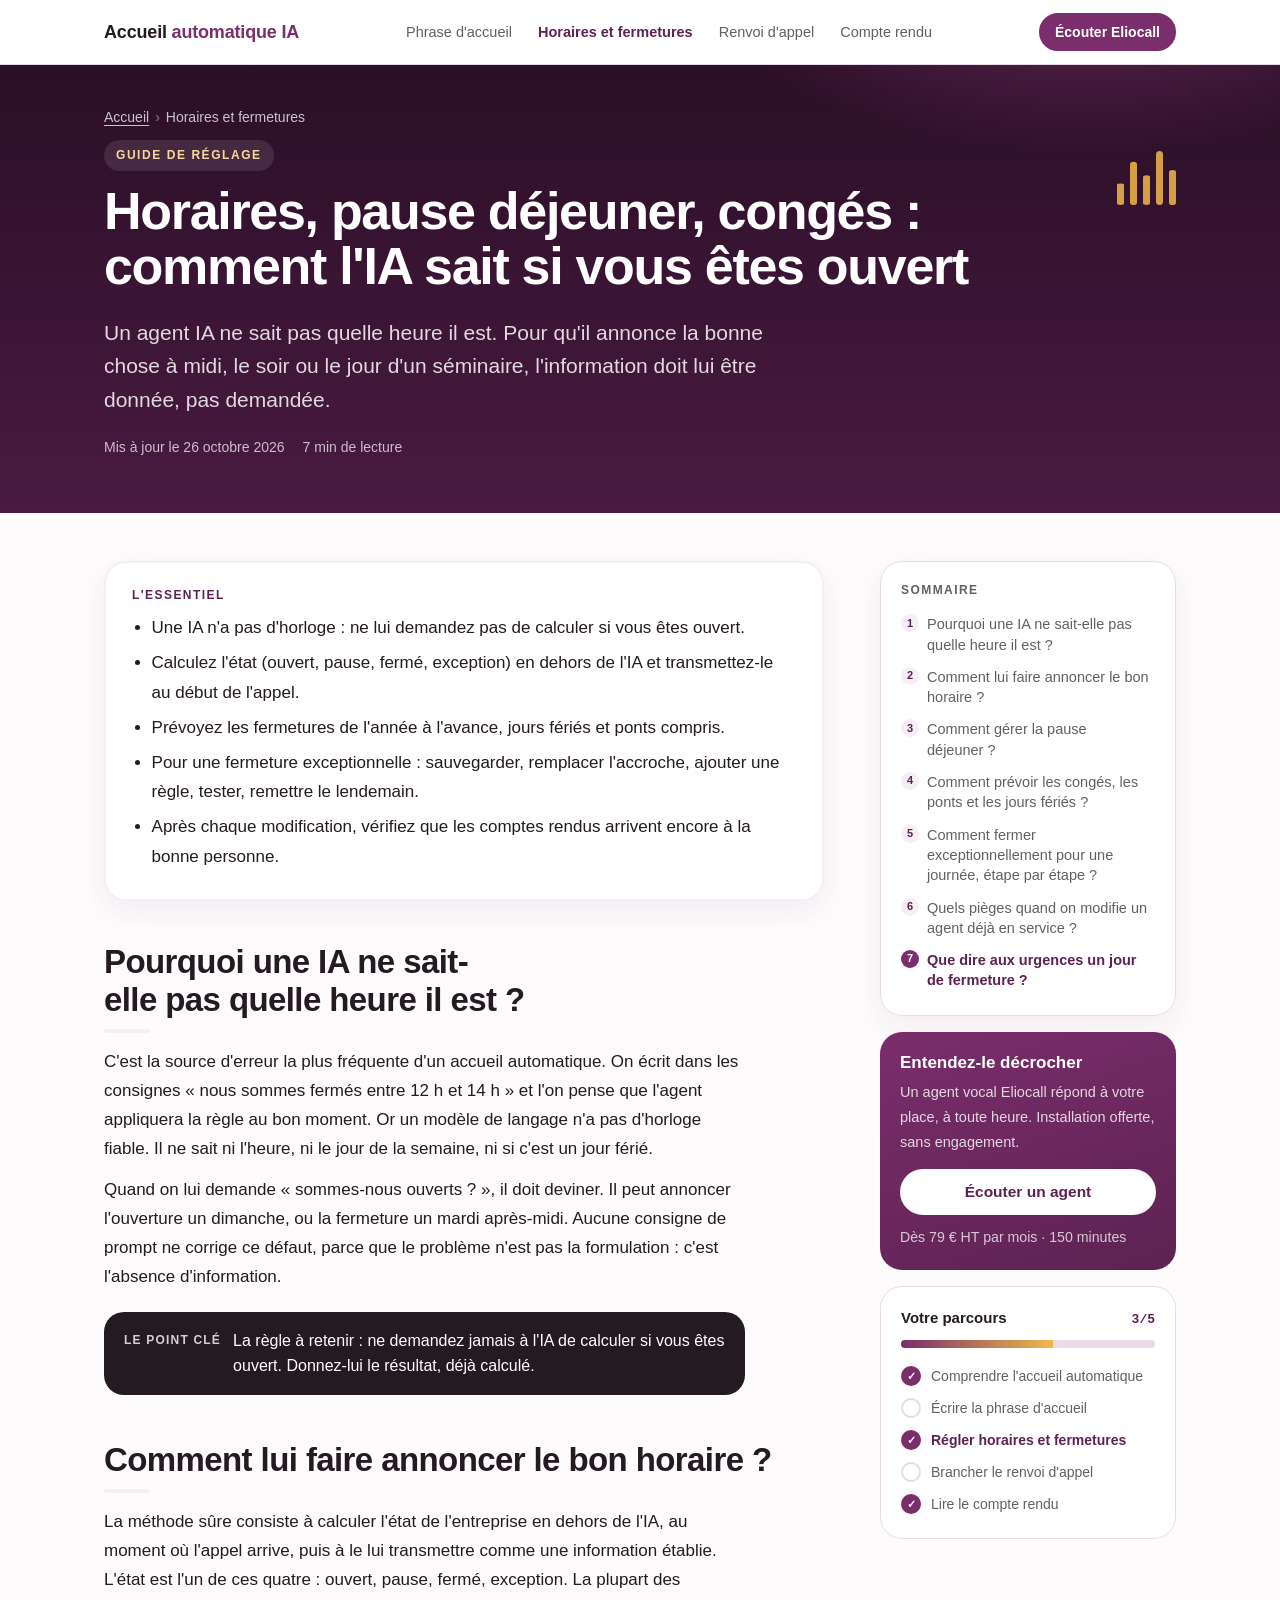
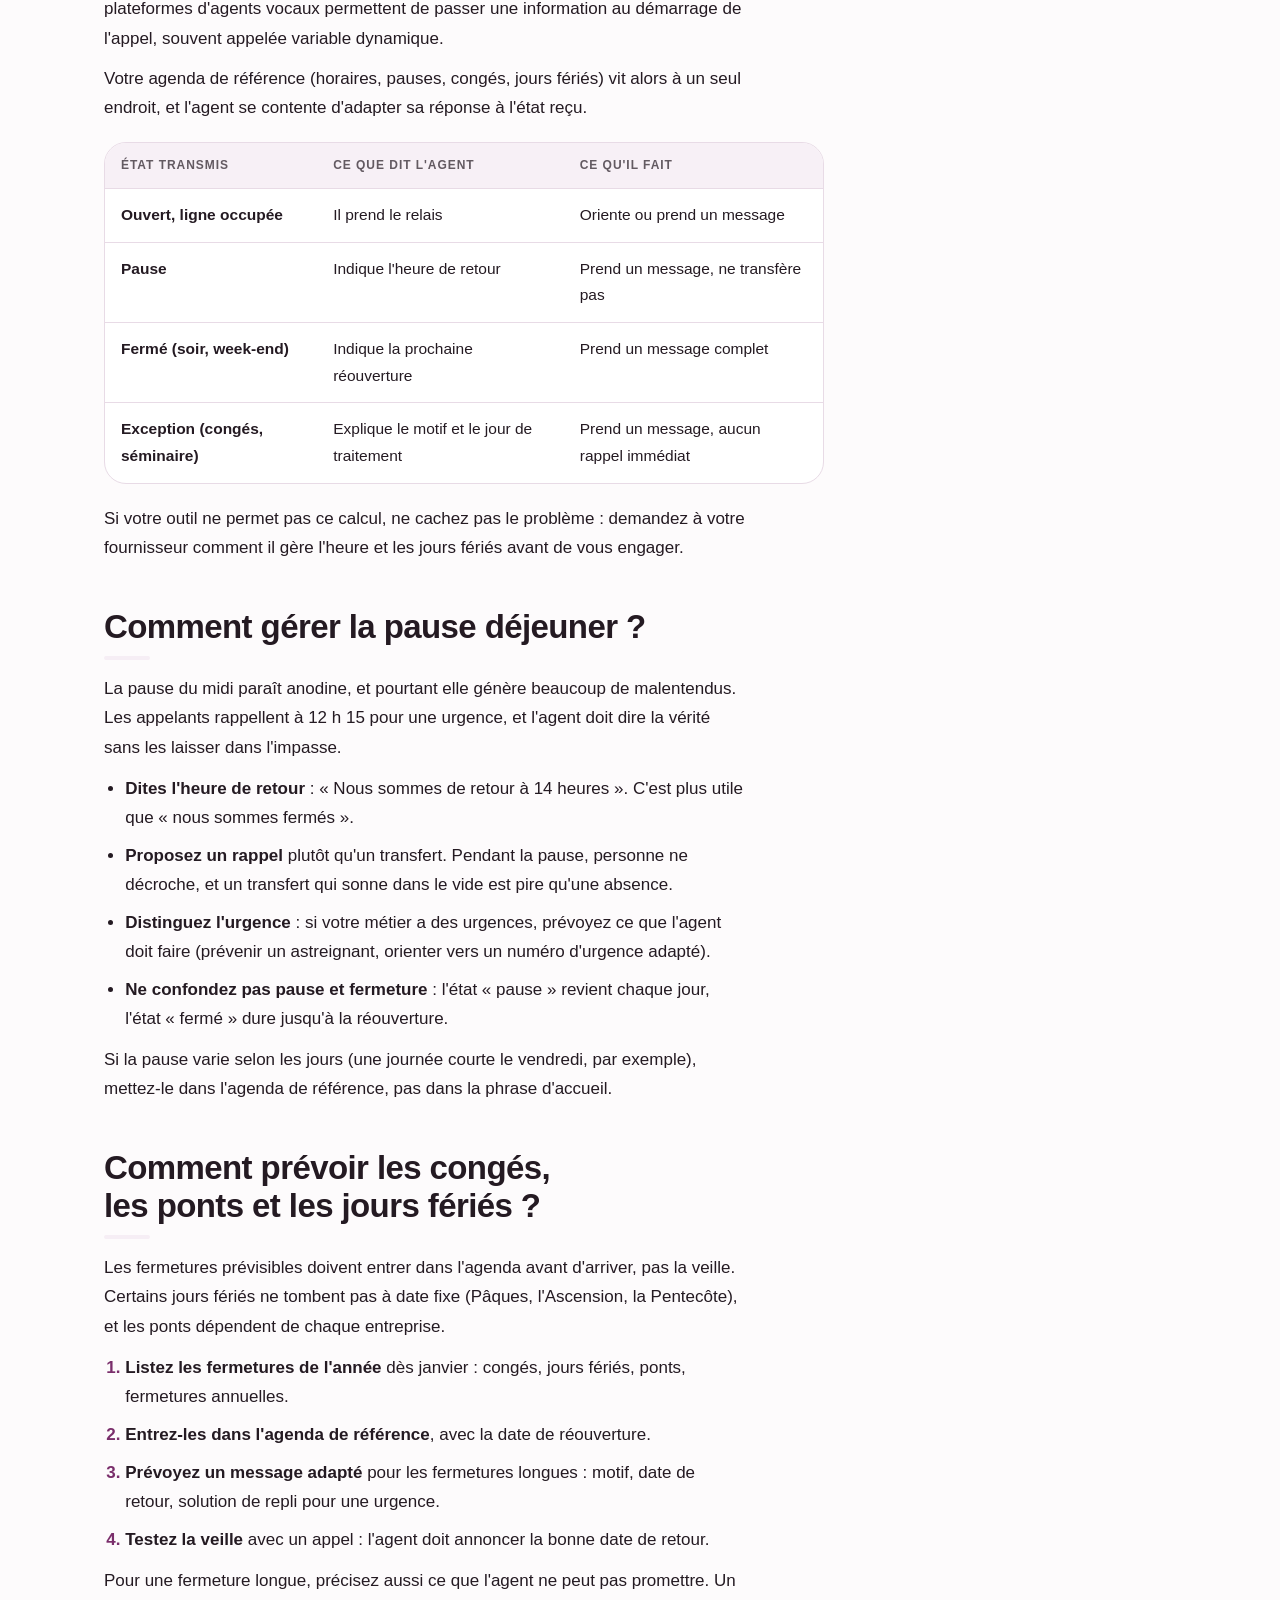
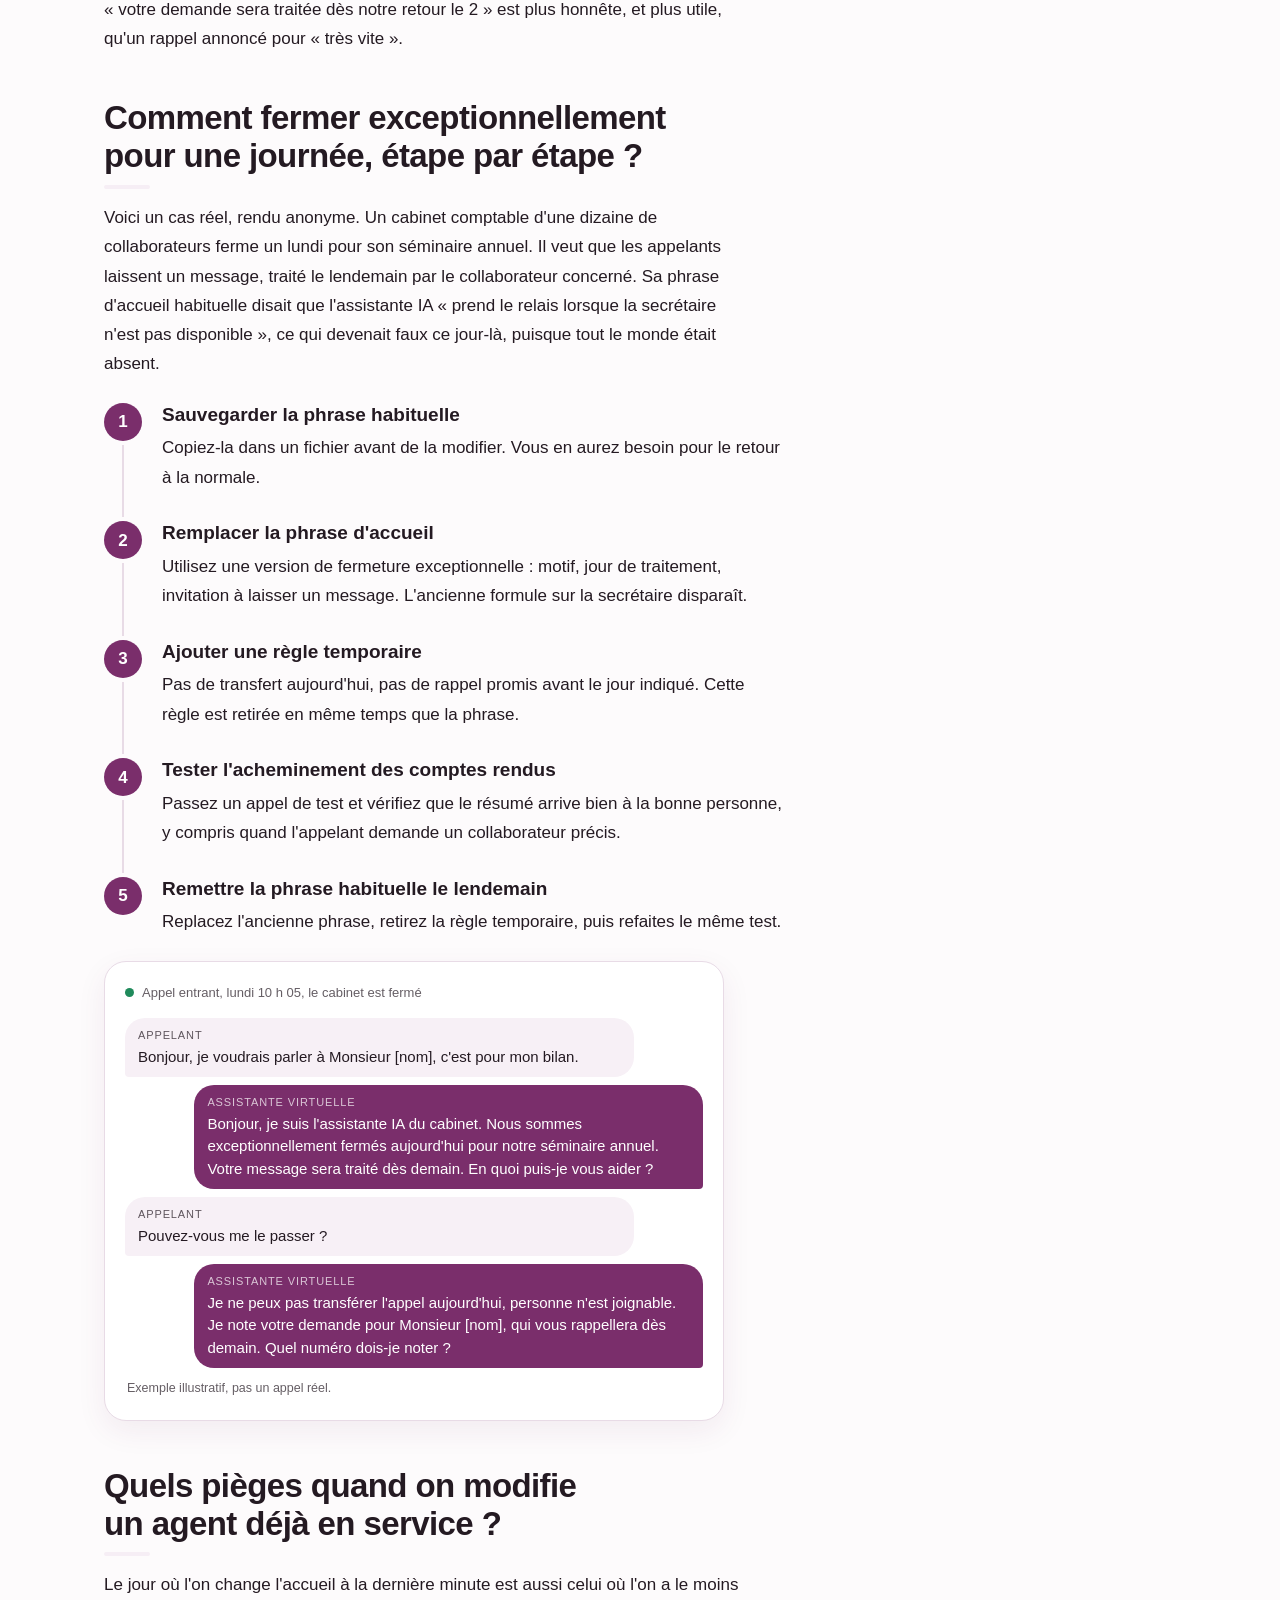
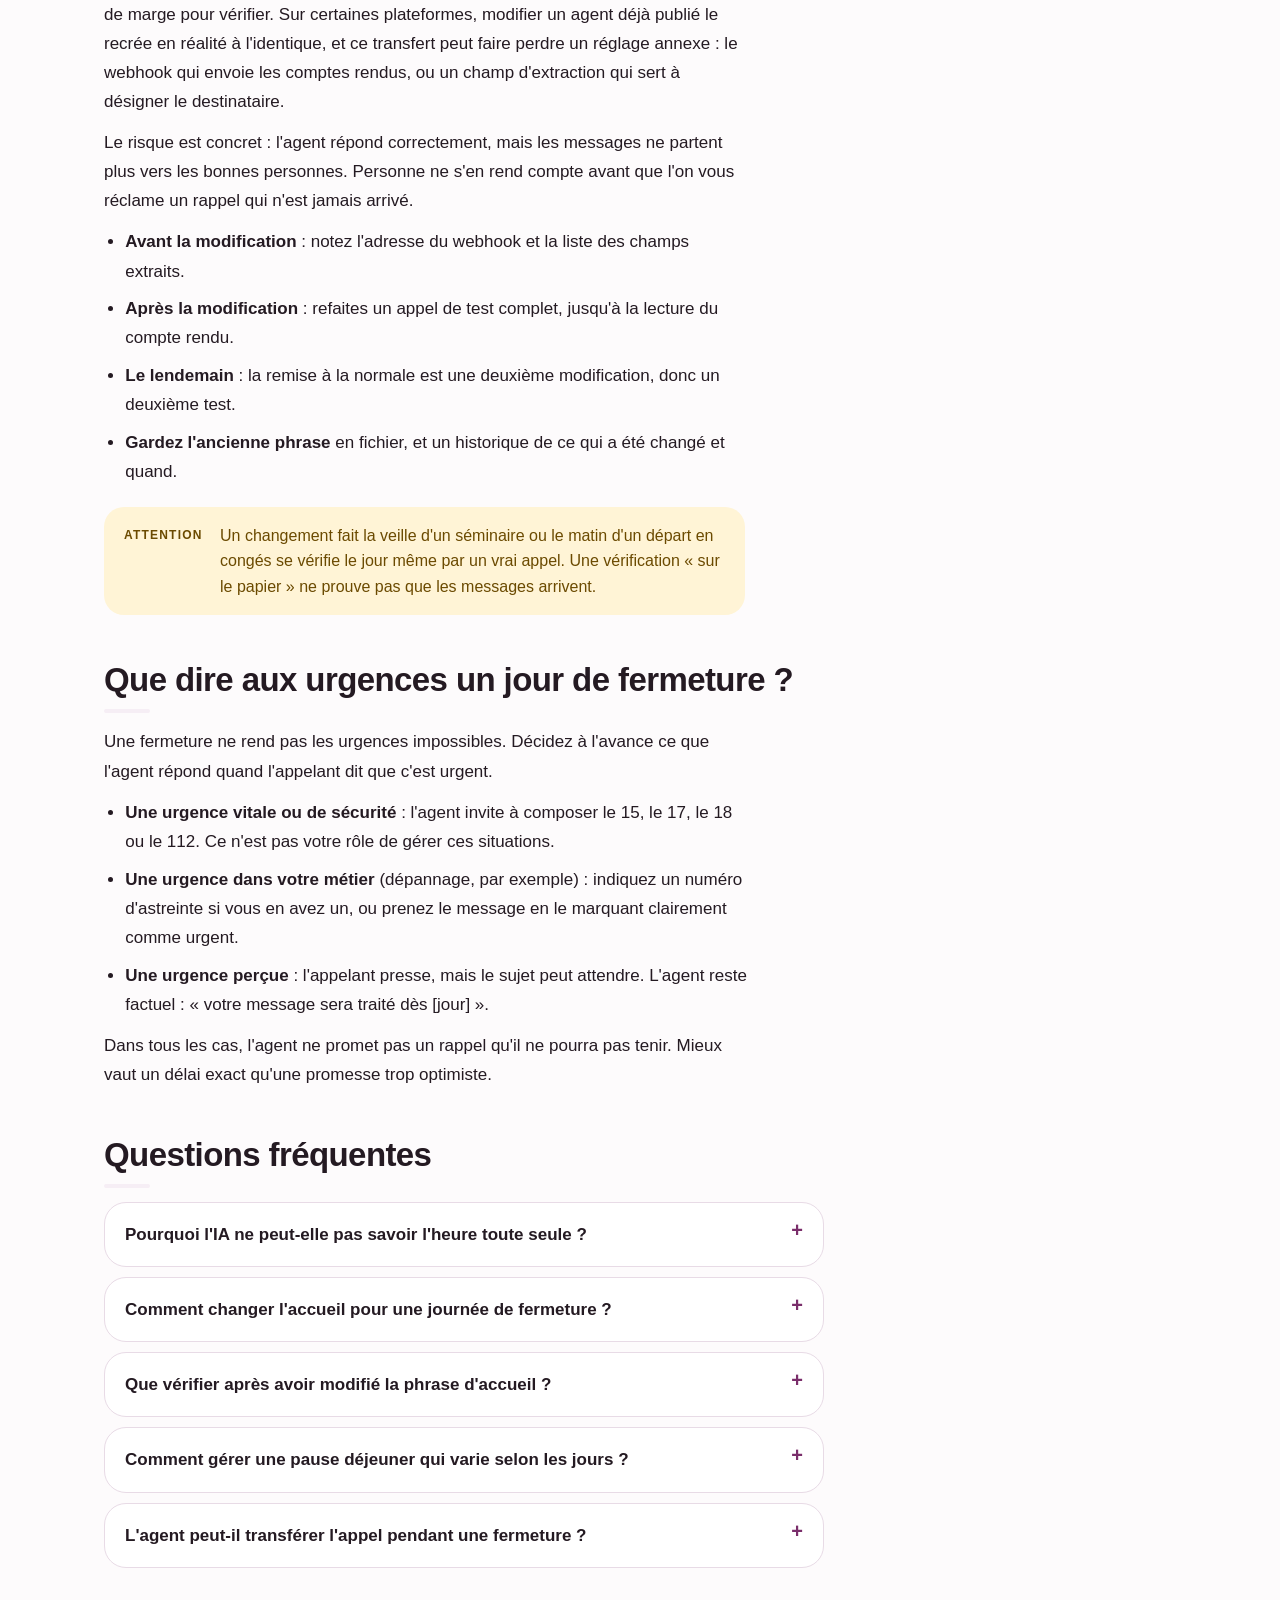
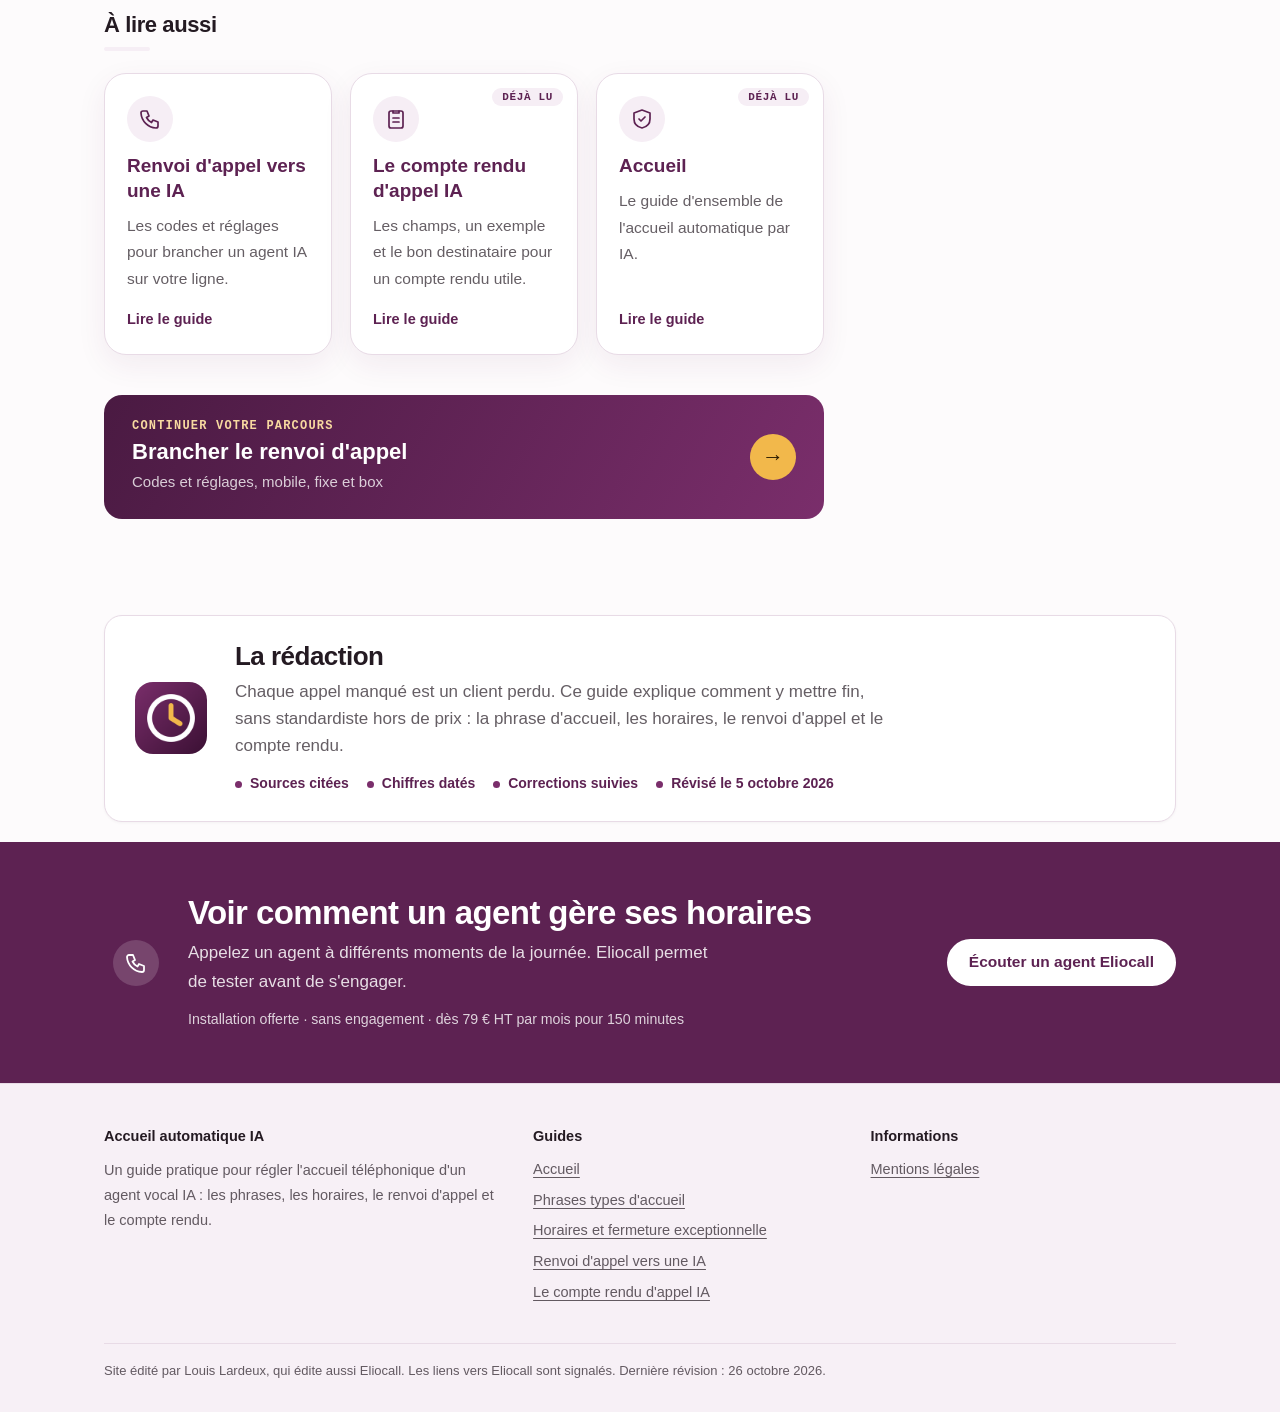
<file: horaires-pause-midi-fermeture/index.html>
<!doctype html>
<html lang="fr">
<head>
<meta charset="utf-8">
<meta name="viewport" content="width=device-width, initial-scale=1">
<title>Horaires et fermeture exceptionnelle d'un agent IA</title>
<meta name="description" content="Comment un agent téléphonique IA sait si vous êtes ouvert : pause déjeuner, congés, fermeture exceptionnelle, et la procédure pas à pas.">
<link rel="canonical" href="https://accueil-telephonique-automatique-ia.fr/horaires-pause-midi-fermeture/">
<meta property="og:type" content="article">
<meta property="og:locale" content="fr_FR">
<meta property="og:site_name" content="Accueil automatique IA">
<meta property="og:title" content="Horaires et fermeture exceptionnelle d&#x27;un agent IA">
<meta property="og:description" content="Comment un agent téléphonique IA sait si vous êtes ouvert : pause déjeuner, congés, fermeture exceptionnelle, et la procédure pas à pas.">
<meta property="og:url" content="https://accueil-telephonique-automatique-ia.fr/horaires-pause-midi-fermeture/">
<meta property="og:image" content="https://accueil-telephonique-automatique-ia.fr/og-image.png">
<meta property="og:image:width" content="1200">
<meta property="og:image:height" content="630">
<meta property="og:image:alt" content="Accueil automatique IA">
<meta name="twitter:card" content="summary_large_image">
<meta name="twitter:image" content="https://accueil-telephonique-automatique-ia.fr/og-image.png">
<link rel="icon" href="/favicon.ico" sizes="48x48">
<link rel="icon" href="/favicon.svg" type="image/svg+xml">
<link rel="icon" href="/favicon-48.png" type="image/png" sizes="48x48">
<link rel="apple-touch-icon" href="/apple-touch-icon.png">
<meta name="theme-color" content="#7a2e6b">

<meta http-equiv="Content-Security-Policy" content="default-src 'self'; script-src 'self' 'unsafe-inline'; style-src 'self' 'unsafe-inline'; img-src 'self' data:; base-uri 'self'; form-action 'none'">
<meta name="referrer" content="strict-origin-when-cross-origin">
<script type="application/ld+json">{"@context": "https://schema.org", "@graph": [{"@type": "BreadcrumbList", "itemListElement": [{"@type": "ListItem", "position": 1, "name": "Accueil", "item": "https://accueil-telephonique-automatique-ia.fr/"}, {"@type": "ListItem", "position": 2, "name": "Horaires et fermetures", "item": "https://accueil-telephonique-automatique-ia.fr/horaires-pause-midi-fermeture/"}]}, {"@type": "Article", "headline": "Horaires, pause déjeuner, congés : comment l'IA sait si vous êtes ouvert", "description": "Comment un agent téléphonique IA sait si vous êtes ouvert : pause déjeuner, congés, fermeture exceptionnelle, et la procédure pas à pas.", "inLanguage": "fr-FR", "datePublished": "2026-10-05", "dateModified": "2026-10-26", "mainEntityOfPage": "https://accueil-telephonique-automatique-ia.fr/horaires-pause-midi-fermeture/", "author": {"@type": "Organization", "name": "Accueil automatique IA", "url": "https://accueil-telephonique-automatique-ia.fr"}, "publisher": {"@type": "Organization", "name": "Accueil automatique IA", "url": "https://accueil-telephonique-automatique-ia.fr"}}, {"@type": "FAQPage", "mainEntity": [{"@type": "Question", "name": "Pourquoi l'IA ne peut-elle pas savoir l'heure toute seule ?", "acceptedAnswer": {"@type": "Answer", "text": "Un modèle de langage n'a pas d'horloge fiable. Lui demander si vous êtes ouvert l'oblige à deviner. Le bon réglage calcule l'état (ouvert, pause, fermé, exception) en dehors de l'IA et le lui transmet comme une information déjà établie."}}, {"@type": "Question", "name": "Comment changer l'accueil pour une journée de fermeture ?", "acceptedAnswer": {"@type": "Answer", "text": "Sauvegardez la phrase habituelle, remplacez-la par une version de fermeture exceptionnelle, ajoutez au besoin une règle interdisant les transferts, testez l'acheminement des comptes rendus, puis remettez la phrase habituelle le lendemain."}}, {"@type": "Question", "name": "Que vérifier après avoir modifié la phrase d'accueil ?", "acceptedAnswer": {"@type": "Answer", "text": "Passez un appel de test complet et contrôlez que le compte rendu arrive à la bonne personne. Sur certaines plateformes, une modification peut faire perdre un réglage annexe, comme le webhook ou un champ d'extraction."}}, {"@type": "Question", "name": "Comment gérer une pause déjeuner qui varie selon les jours ?", "acceptedAnswer": {"@type": "Answer", "text": "Mettez les horaires exacts dans l'agenda de référence, jour par jour, et laissez l'agent adapter sa réponse à l'état reçu. Évitez d'écrire une heure précise dans la phrase d'accueil."}}, {"@type": "Question", "name": "L'agent peut-il transférer l'appel pendant une fermeture ?", "acceptedAnswer": {"@type": "Answer", "text": "Il vaut mieux l'interdire. Un transfert qui sonne dans le vide laisse l'appelant sans réponse. L'agent prend un message et indique le jour de traitement."}}]}]}</script>
<link rel="stylesheet" href="/style.css">
<script>(function(){var d=document.documentElement;if(window.matchMedia&&matchMedia("(prefers-reduced-motion: reduce)").matches)return;d.classList.add("a-js");setTimeout(function(){if(!window.__rvok)d.classList.add("a-show")},3500)})();</script>
</head>
<body>
<a class="a-skip" href="#contenu">Aller au contenu</a>
<div class="a-rdp" id="rdp" aria-hidden="true"><i></i></div>
<header class="a-top"><div class="a-wrap"><a class="a-brand" href="/">Accueil <span>automatique IA</span></a><nav class="a-nav" aria-label="Navigation"><a href="/phrase-d-accueil-ia/">Phrase d'accueil</a><a href="/horaires-pause-midi-fermeture/" class="a-cur">Horaires et fermetures</a><a href="/renvoi-d-appel-vers-une-ia/">Renvoi d'appel</a><a href="/compte-rendu-d-appel-ia/">Compte rendu</a></nav><a class="a-btn a-small" href="https://eliocall.com/?utm_source=accueil-telephonique-automatique-ia&amp;utm_medium=guide&amp;utm_campaign=header" rel="nofollow sponsored noopener">Écouter Eliocall</a></div></header>
<main id="contenu">
<div class="a-page-head"><div class="a-wrap"><div class="a-eq" aria-hidden="true"><i></i><i></i><i></i><i></i><i></i></div><div class="a-crumbs"><a href="/">Accueil</a><i>›</i>Horaires et fermetures</div><div class="a-kicker">Guide de réglage</div><h1>Horaires, pause déjeuner, congés&nbsp;: comment l'IA sait si vous êtes ouvert</h1><p class="a-lead">Un agent IA ne sait pas quelle heure il est. Pour qu'il annonce la bonne chose à midi, le soir ou le jour d'un séminaire, l'information doit lui être donnée, pas demandée.</p><div class="a-meta"><span>Mis à jour le 26 octobre 2026</span><span>7 min de lecture</span></div></div></div>
<div class="a-wrap a-layout"><article class="a-doc"><div class="a-summary"><b>L'essentiel</b><ul><li>Une IA n'a pas d'horloge&nbsp;: ne lui demandez pas de calculer si vous êtes ouvert.</li><li>Calculez l'état (ouvert, pause, fermé, exception) en dehors de l'IA et transmettez-le au début de l'appel.</li><li>Prévoyez les fermetures de l'année à l'avance, jours fériés et ponts compris.</li><li>Pour une fermeture exceptionnelle&nbsp;: sauvegarder, remplacer l'accroche, ajouter une règle, tester, remettre le lendemain.</li><li>Après chaque modification, vérifiez que les comptes rendus arrivent encore à la bonne personne.</li></ul></div><section id="pourquoi-une-ia-ne-sait-elle-pas-quelle-heure-il" class="a-rv"><h2>Pourquoi une IA ne sait-elle pas quelle heure il est&nbsp;?</h2><p>C'est la source d'erreur la plus fréquente d'un accueil automatique. On écrit dans les consignes «&nbsp;nous sommes fermés entre 12 h et 14 h&nbsp;» et l'on pense que l'agent appliquera la règle au bon moment. Or un modèle de langage n'a pas d'horloge fiable. Il ne sait ni l'heure, ni le jour de la semaine, ni si c'est un jour férié.</p><p>Quand on lui demande «&nbsp;sommes-nous ouverts&nbsp;?&nbsp;», il doit deviner. Il peut annoncer l'ouverture un dimanche, ou la fermeture un mardi après-midi. Aucune consigne de prompt ne corrige ce défaut, parce que le problème n'est pas la formulation&nbsp;: c'est l'absence d'information.</p><div class="a-callout a-co-key"><strong>Le point clé</strong><div><p>La règle à retenir&nbsp;: ne demandez jamais à l'IA de calculer si vous êtes ouvert. Donnez-lui le résultat, déjà calculé.</p></div></div></section><section id="comment-lui-faire-annoncer-le-bon-horaire" class="a-rv"><h2>Comment lui faire annoncer le bon horaire&nbsp;?</h2><p>La méthode sûre consiste à calculer l'état de l'entreprise en dehors de l'IA, au moment où l'appel arrive, puis à le lui transmettre comme une information établie. L'état est l'un de ces quatre&nbsp;: ouvert, pause, fermé, exception. La plupart des plateformes d'agents vocaux permettent de passer une information au démarrage de l'appel, souvent appelée variable dynamique.</p><p>Votre agenda de référence (horaires, pauses, congés, jours fériés) vit alors à un seul endroit, et l'agent se contente d'adapter sa réponse à l'état reçu.</p><div class="a-tablewrap"><table><tr><th>État transmis</th><th>Ce que dit l'agent</th><th>Ce qu'il fait</th></tr><tr><td>Ouvert, ligne occupée</td><td>Il prend le relais</td><td>Oriente ou prend un message</td></tr><tr><td>Pause</td><td>Indique l'heure de retour</td><td>Prend un message, ne transfère pas</td></tr><tr><td>Fermé (soir, week-end)</td><td>Indique la prochaine réouverture</td><td>Prend un message complet</td></tr><tr><td>Exception (congés, séminaire)</td><td>Explique le motif et le jour de traitement</td><td>Prend un message, aucun rappel immédiat</td></tr></table></div><p>Si votre outil ne permet pas ce calcul, ne cachez pas le problème&nbsp;: demandez à votre fournisseur comment il gère l'heure et les jours fériés avant de vous engager.</p></section><section id="comment-gerer-la-pause-dejeuner" class="a-rv"><h2>Comment gérer la pause déjeuner&nbsp;?</h2><p>La pause du midi paraît anodine, et pourtant elle génère beaucoup de malentendus. Les appelants rappellent à 12 h 15 pour une urgence, et l'agent doit dire la vérité sans les laisser dans l'impasse.</p><ul class="a-clean"><li><strong>Dites l'heure de retour</strong>&nbsp;: «&nbsp;Nous sommes de retour à 14 heures&nbsp;». C'est plus utile que «&nbsp;nous sommes fermés&nbsp;».</li><li><strong>Proposez un rappel</strong> plutôt qu'un transfert. Pendant la pause, personne ne décroche, et un transfert qui sonne dans le vide est pire qu'une absence.</li><li><strong>Distinguez l'urgence</strong>&nbsp;: si votre métier a des urgences, prévoyez ce que l'agent doit faire (prévenir un astreignant, orienter vers un numéro d'urgence adapté).</li><li><strong>Ne confondez pas pause et fermeture</strong>&nbsp;: l'état «&nbsp;pause&nbsp;» revient chaque jour, l'état «&nbsp;fermé&nbsp;» dure jusqu'à la réouverture.</li></ul><p>Si la pause varie selon les jours (une journée courte le vendredi, par exemple), mettez-le dans l'agenda de référence, pas dans la phrase d'accueil.</p></section><section id="comment-prevoir-les-conges-les-ponts-et-les-jour" class="a-rv"><h2>Comment prévoir les congés, les ponts et les jours fériés&nbsp;?</h2><p>Les fermetures prévisibles doivent entrer dans l'agenda avant d'arriver, pas la veille. Certains jours fériés ne tombent pas à date fixe (Pâques, l'Ascension, la Pentecôte), et les ponts dépendent de chaque entreprise.</p><ol class="a-rules"><li><strong>Listez les fermetures de l'année</strong> dès janvier&nbsp;: congés, jours fériés, ponts, fermetures annuelles.</li><li><strong>Entrez-les dans l'agenda de référence</strong>, avec la date de réouverture.</li><li><strong>Prévoyez un message adapté</strong> pour les fermetures longues&nbsp;: motif, date de retour, solution de repli pour une urgence.</li><li><strong>Testez la veille</strong> avec un appel&nbsp;: l'agent doit annoncer la bonne date de retour.</li></ol><p>Pour une fermeture longue, précisez aussi ce que l'agent ne peut pas promettre. Un «&nbsp;votre demande sera traitée dès notre retour le 2&nbsp;» est plus honnête, et plus utile, qu'un rappel annoncé pour «&nbsp;très vite&nbsp;».</p></section><section id="comment-fermer-exceptionnellement-pour-une-journ" class="a-rv"><h2>Comment fermer exceptionnellement pour une journée, étape par étape&nbsp;?</h2><p>Voici un cas réel, rendu anonyme. Un cabinet comptable d'une dizaine de collaborateurs ferme un lundi pour son séminaire annuel. Il veut que les appelants laissent un message, traité le lendemain par le collaborateur concerné. Sa phrase d'accueil habituelle disait que l'assistante IA «&nbsp;prend le relais lorsque la secrétaire n'est pas disponible&nbsp;», ce qui devenait faux ce jour-là, puisque tout le monde était absent.</p><ol class="a-steps"><li><h3>Sauvegarder la phrase habituelle</h3><p>Copiez-la dans un fichier avant de la modifier. Vous en aurez besoin pour le retour à la normale.</p></li><li><h3>Remplacer la phrase d'accueil</h3><p>Utilisez une version de fermeture exceptionnelle&nbsp;: motif, jour de traitement, invitation à laisser un message. L'ancienne formule sur la secrétaire disparaît.</p></li><li><h3>Ajouter une règle temporaire</h3><p>Pas de transfert aujourd'hui, pas de rappel promis avant le jour indiqué. Cette règle est retirée en même temps que la phrase.</p></li><li><h3>Tester l'acheminement des comptes rendus</h3><p>Passez un appel de test et vérifiez que le résumé arrive bien à la bonne personne, y compris quand l'appelant demande un collaborateur précis.</p></li><li><h3>Remettre la phrase habituelle le lendemain</h3><p>Replacez l'ancienne phrase, retirez la règle temporaire, puis refaites le même test.</p></li></ol><div class="a-callbox" role="img" aria-label="Appel entrant, lundi 10 h 05, le cabinet est fermé"><div class="a-bar"><span class="a-dot"></span> Appel entrant, lundi 10 h 05, le cabinet est fermé</div><div class="a-msg a-in"><small>Appelant</small>Bonjour, je voudrais parler à Monsieur [nom], c'est pour mon bilan.</div><div class="a-msg a-ai"><small>Assistante virtuelle</small>Bonjour, je suis l'assistante IA du cabinet. Nous sommes exceptionnellement fermés aujourd'hui pour notre séminaire annuel. Votre message sera traité dès demain. En quoi puis-je vous aider&nbsp;?</div><div class="a-msg a-in"><small>Appelant</small>Pouvez-vous me le passer&nbsp;?</div><div class="a-msg a-ai"><small>Assistante virtuelle</small>Je ne peux pas transférer l'appel aujourd'hui, personne n'est joignable. Je note votre demande pour Monsieur [nom], qui vous rappellera dès demain. Quel numéro dois-je noter&nbsp;?</div><p class="a-note">Exemple illustratif, pas un appel réel.</p></div></section><section id="quels-pieges-quand-on-modifie-un-agent-deja-en-s" class="a-rv"><h2>Quels pièges quand on modifie un agent déjà en service&nbsp;?</h2><p>Le jour où l'on change l'accueil à la dernière minute est aussi celui où l'on a le moins de marge pour vérifier. Sur certaines plateformes, modifier un agent déjà publié le recrée en réalité à l'identique, et ce transfert peut faire perdre un réglage annexe&nbsp;: le webhook qui envoie les comptes rendus, ou un champ d'extraction qui sert à désigner le destinataire.</p><p>Le risque est concret&nbsp;: l'agent répond correctement, mais les messages ne partent plus vers les bonnes personnes. Personne ne s'en rend compte avant que l'on vous réclame un rappel qui n'est jamais arrivé.</p><ul class="a-clean"><li><strong>Avant la modification</strong>&nbsp;: notez l'adresse du webhook et la liste des champs extraits.</li><li><strong>Après la modification</strong>&nbsp;: refaites un appel de test complet, jusqu'à la lecture du compte rendu.</li><li><strong>Le lendemain</strong>&nbsp;: la remise à la normale est une deuxième modification, donc un deuxième test.</li><li><strong>Gardez l'ancienne phrase</strong> en fichier, et un historique de ce qui a été changé et quand.</li></ul><div class="a-callout a-co-warn"><strong>Attention</strong><div><p>Un changement fait la veille d'un séminaire ou le matin d'un départ en congés se vérifie le jour même par un vrai appel. Une vérification «&nbsp;sur le papier&nbsp;» ne prouve pas que les messages arrivent.</p></div></div></section><section id="que-dire-aux-urgences-un-jour-de-fermeture" class="a-rv"><h2>Que dire aux urgences un jour de fermeture&nbsp;?</h2><p>Une fermeture ne rend pas les urgences impossibles. Décidez à l'avance ce que l'agent répond quand l'appelant dit que c'est urgent.</p><ul class="a-clean"><li><strong>Une urgence vitale ou de sécurité</strong>&nbsp;: l'agent invite à composer le 15, le 17, le 18 ou le 112. Ce n'est pas votre rôle de gérer ces situations.</li><li><strong>Une urgence dans votre métier</strong> (dépannage, par exemple)&nbsp;: indiquez un numéro d'astreinte si vous en avez un, ou prenez le message en le marquant clairement comme urgent.</li><li><strong>Une urgence perçue</strong>&nbsp;: l'appelant presse, mais le sujet peut attendre. L'agent reste factuel&nbsp;: «&nbsp;votre message sera traité dès [jour]&nbsp;».</li></ul><p>Dans tous les cas, l'agent ne promet pas un rappel qu'il ne pourra pas tenir. Mieux vaut un délai exact qu'une promesse trop optimiste.</p></section><section id="questions" class="a-rv"><h2>Questions fréquentes</h2><details><summary>Pourquoi l'IA ne peut-elle pas savoir l'heure toute seule&nbsp;?</summary><p>Un modèle de langage n'a pas d'horloge fiable. Lui demander si vous êtes ouvert l'oblige à deviner. Le bon réglage calcule l'état (ouvert, pause, fermé, exception) en dehors de l'IA et le lui transmet comme une information déjà établie.</p></details><details><summary>Comment changer l'accueil pour une journée de fermeture&nbsp;?</summary><p>Sauvegardez la phrase habituelle, remplacez-la par une version de fermeture exceptionnelle, ajoutez au besoin une règle interdisant les transferts, testez l'acheminement des comptes rendus, puis remettez la phrase habituelle le lendemain.</p></details><details><summary>Que vérifier après avoir modifié la phrase d'accueil&nbsp;?</summary><p>Passez un appel de test complet et contrôlez que le compte rendu arrive à la bonne personne. Sur certaines plateformes, une modification peut faire perdre un réglage annexe, comme le webhook ou un champ d'extraction.</p></details><details><summary>Comment gérer une pause déjeuner qui varie selon les jours&nbsp;?</summary><p>Mettez les horaires exacts dans l'agenda de référence, jour par jour, et laissez l'agent adapter sa réponse à l'état reçu. Évitez d'écrire une heure précise dans la phrase d'accueil.</p></details><details><summary>L'agent peut-il transférer l'appel pendant une fermeture&nbsp;?</summary><p>Il vaut mieux l'interdire. Un transfert qui sonne dans le vide laisse l'appelant sans réponse. L'agent prend un message et indique le jour de traitement.</p></details></section><div class="a-related"><h2>À lire aussi</h2><div class="a-cards a-cols3"><a class="a-card" href="/renvoi-d-appel-vers-une-ia/"><span class="a-ico" aria-hidden="true"><svg viewBox="0 0 24 24" width="24" height="24" fill="none" stroke="currentColor" stroke-width="1.7" stroke-linecap="round" stroke-linejoin="round"><path d="M5 4h4l2 5-2.5 1.5a11 11 0 0 0 5 5L15 13l5 2v4a2 2 0 0 1-2 2A16 16 0 0 1 3 6a2 2 0 0 1 2-2z"/></svg></span><h3>Renvoi d'appel vers une IA</h3><p>Les codes et réglages pour brancher un agent IA sur votre ligne.</p><span class="a-more">Lire le guide</span></a><a class="a-card" href="/compte-rendu-d-appel-ia/"><span class="a-ico" aria-hidden="true"><svg viewBox="0 0 24 24" width="24" height="24" fill="none" stroke="currentColor" stroke-width="1.7" stroke-linecap="round" stroke-linejoin="round"><rect x="5" y="4" width="14" height="17" rx="2"/><path d="M9 4v2h6V4M9 11h6M9 15h6"/></svg></span><h3>Le compte rendu d'appel IA</h3><p>Les champs, un exemple et le bon destinataire pour un compte rendu utile.</p><span class="a-more">Lire le guide</span></a><a class="a-card" href="/"><span class="a-ico" aria-hidden="true"><svg viewBox="0 0 24 24" width="24" height="24" fill="none" stroke="currentColor" stroke-width="1.7" stroke-linecap="round" stroke-linejoin="round"><path d="M12 3l8 3v6c0 5-3.5 8-8 9-4.5-1-8-4-8-9V6z"/><path d="M9 12l2 2 4-4"/></svg></span><h3>Accueil</h3><p>Le guide d'ensemble de l'accueil automatique par IA.</p><span class="a-more">Lire le guide</span></a></div></div><div id="nx-box" hidden></div></article><aside class="a-side"><nav class="a-toc" aria-label="Sommaire"><b>Sommaire</b><ol><li><a href="#pourquoi-une-ia-ne-sait-elle-pas-quelle-heure-il">Pourquoi une IA ne sait-elle pas quelle heure il est&nbsp;?</a></li><li><a href="#comment-lui-faire-annoncer-le-bon-horaire">Comment lui faire annoncer le bon horaire&nbsp;?</a></li><li><a href="#comment-gerer-la-pause-dejeuner">Comment gérer la pause déjeuner&nbsp;?</a></li><li><a href="#comment-prevoir-les-conges-les-ponts-et-les-jour">Comment prévoir les congés, les ponts et les jours fériés&nbsp;?</a></li><li><a href="#comment-fermer-exceptionnellement-pour-une-journ">Comment fermer exceptionnellement pour une journée, étape par étape&nbsp;?</a></li><li><a href="#quels-pieges-quand-on-modifie-un-agent-deja-en-s">Quels pièges quand on modifie un agent déjà en service&nbsp;?</a></li><li><a href="#que-dire-aux-urgences-un-jour-de-fermeture">Que dire aux urgences un jour de fermeture&nbsp;?</a></li></ol></nav><div class="a-sidecta"><b>Entendez-le décrocher</b><p>Un agent vocal Eliocall répond à votre place, à toute heure. Installation offerte, sans engagement.</p><a class="a-btn" href="https://eliocall.com/?utm_source=accueil-telephonique-automatique-ia&utm_medium=guide&utm_campaign=ecouter#hero-form" rel="nofollow sponsored noopener">Écouter un agent</a><small style="display:block;margin-top:10px;opacity:.75">Dès 79 € HT par mois · 150 minutes</small></div><div id="jr-box" hidden></div></aside></div>
<section class="a-rdn" id="redaction"><div class="a-wrap"><div class="a-rdc"><img class="a-rdm" src="/icon-192.png" alt="Logo de la rédaction" width="72" height="72" loading="lazy" decoding="async"><div><h2>La rédaction</h2><p>Chaque appel manqué est un client perdu. Ce guide explique comment y mettre fin, sans standardiste hors de prix&nbsp;: la phrase d'accueil, les horaires, le renvoi d'appel et le compte rendu.</p><ul><li>Sources citées</li><li>Chiffres datés</li><li>Corrections suivies</li><li>Révisé le 5 octobre 2026</li></ul></div></div></div></section>
<div class="a-band"><div class="a-wrap"><div><div class="a-rg" aria-hidden="true"><span></span><span></span><span></span><b><svg viewBox="0 0 24 24" width="24" height="24" fill="none" stroke="#fff" stroke-width="1.8" stroke-linecap="round" stroke-linejoin="round"><path d="M5 4h4l2 5-2.5 1.5a11 11 0 0 0 5 5L15 13l5 2v4a2 2 0 0 1-2 2A16 16 0 0 1 3 6a2 2 0 0 1 2-2z"/></svg></b></div><div><h2>Voir comment un agent gère ses horaires</h2><p>Appelez un agent à différents moments de la journée. Eliocall permet de tester avant de s'engager.</p><small style="display:block;margin-top:10px;opacity:.8">Installation offerte · sans engagement · dès 79 € HT par mois pour 150 minutes</small></div></div><a class="a-btn" href="https://eliocall.com/?utm_source=accueil-telephonique-automatique-ia&amp;utm_medium=guide&amp;utm_campaign=accueil-horaires" rel="nofollow sponsored noopener">Écouter un agent Eliocall</a></div></div>
</main>
<footer class="a-foot"><div class="a-wrap"><div><b>Accueil <span>automatique IA</span></b><p>Un guide pratique pour régler l'accueil téléphonique d'un agent vocal IA&nbsp;: les phrases, les horaires, le renvoi d'appel et le compte rendu.</p></div><div><b>Guides</b><ul><li><a href="/">Accueil</a></li><li><a href="/phrase-d-accueil-ia/">Phrases types d'accueil</a></li><li><a href="/horaires-pause-midi-fermeture/">Horaires et fermeture exceptionnelle</a></li><li><a href="/renvoi-d-appel-vers-une-ia/">Renvoi d'appel vers une IA</a></li><li><a href="/compte-rendu-d-appel-ia/">Le compte rendu d'appel IA</a></li></ul></div><div><b>Informations</b><ul><li><a href="/mentions-legales/">Mentions légales</a></li></ul></div><div class="a-small">Site édité par Louis Lardeux, qui édite aussi Eliocall. Les liens vers Eliocall sont signalés. Dernière révision&nbsp;: 26 octobre 2026.</div></div></footer>
<script>(function(){var P="a-",d=document;if(window.matchMedia&&matchMedia("(prefers-reduced-motion: reduce)").matches)return;window.__rvok=1;
var rd=d.getElementById("rdp"),bar=rd&&rd.firstElementChild,top=d.querySelector("."+P+"top"),tk=false;
function onS(){tk=false;var h=d.documentElement,max=h.scrollHeight-h.clientHeight,y=window.pageYOffset||h.scrollTop;if(bar&&max>0)bar.style.transform="scaleX("+Math.min(1,y/max)+")";if(top){if(y>8)top.classList.add(P+"sc");else top.classList.remove(P+"sc")}}
window.addEventListener("scroll",function(){if(!tk){tk=true;requestAnimationFrame(onS)}},{passive:true});onS();
var ap=[].slice.call(d.querySelectorAll("[data-ap]"));if("IntersectionObserver" in window){var ao=new IntersectionObserver(function(es){es.forEach(function(e){if(e.isIntersecting)e.target.removeAttribute("data-off");else e.target.setAttribute("data-off","1")})},{rootMargin:"80px"});ap.forEach(function(el){ao.observe(el)})}
var rv=[].slice.call(d.querySelectorAll("."+P+"rv"));
if("IntersectionObserver" in window){var io=new IntersectionObserver(function(es){es.forEach(function(e){if(e.isIntersecting){e.target.classList.add(P+"in");io.unobserve(e.target)}})},{threshold:.06,rootMargin:"0px 0px -5% 0px"});rv.forEach(function(el){io.observe(el)})}else{rv.forEach(function(el){el.classList.add(P+"in")})}
var links=[].slice.call(d.querySelectorAll("."+P+"toc a")),map={};links.forEach(function(a){map[a.getAttribute("href").slice(1)]=a});
if("IntersectionObserver" in window&&links.length){var so=new IntersectionObserver(function(es){es.forEach(function(e){if(e.isIntersecting){links.forEach(function(a){a.classList.remove(P+"act")});var a=map[e.target.id];if(a)a.classList.add(P+"act")}})},{rootMargin:"-18% 0px -70% 0px"});[].slice.call(d.querySelectorAll("."+P+"doc section[id]")).forEach(function(x){so.observe(x)})}
})();</script>

<div id="stk" role="complementary" aria-label="Écouter un agent vocal"><a href="https://eliocall.com/?utm_source=accueil-telephonique-automatique-ia&utm_medium=guide&utm_campaign=ecouter#hero-form" rel="nofollow sponsored noopener"><span class="a-w" aria-hidden="true"><i></i><i></i><i></i><i></i></span><span><b>Entendre un agent vocal Eliocall</b><small>Démonstration sur eliocall.com</small></span></a><button type="button" id="stk-x" aria-label="Masquer">×</button></div>
<script>(function(){
var $=function(i){return document.getElementById(i)},KS="acc-seen-v1",KR="acc-last-v1",CUR=location.pathname.replace(/index\.html$/,""),J=[["/", "Comprendre l'accueil automatique", "Fonctionnement, situations et mise en place"], ["/phrase-d-accueil-ia/", "Écrire la phrase d'accueil", "Huit modèles par situation et par métier"], ["/horaires-pause-midi-fermeture/", "Régler horaires et fermetures", "Pause, congés, jours exceptionnels"], ["/renvoi-d-appel-vers-une-ia/", "Brancher le renvoi d'appel", "Codes et réglages, mobile, fixe et box"], ["/compte-rendu-d-appel-ia/", "Lire le compte rendu", "Les champs utiles et un exemple"]],HEAR="https://eliocall.com/?utm_source=accueil-telephonique-automatique-ia&utm_medium=guide&utm_campaign=ecouter#hero-form";
var seen={};try{seen=JSON.parse(localStorage.getItem(KS)||"{}")}catch(e){}seen[CUR]=1;try{localStorage.setItem(KS,JSON.stringify(seen))}catch(e){}
function n(){return J.filter(function(x){return seen[x[0]]}).length}
/* parcours dans la colonne latérale */
var jr=$("jr-box");if(jr){var h=document.createElement("h4"),t=document.createElement("strong");t.textContent="Votre parcours";var c=document.createElement("span");c.textContent=n()+"/"+J.length;h.appendChild(t);h.appendChild(c);jr.appendChild(h);
var pr=document.createElement("div");pr.setAttribute("data-pr","");var bar=document.createElement("i");pr.appendChild(bar);jr.appendChild(pr);var ol=document.createElement("ol");
J.forEach(function(x,i){var li=document.createElement("li"),a=document.createElement("a");a.href=x[0];if(x[0]===CUR)a.setAttribute("aria-current","page");if(seen[x[0]])a.setAttribute("data-seen","1");var em=document.createElement("em");em.textContent=seen[x[0]]?"✓":(i+1);a.appendChild(em);a.appendChild(document.createTextNode(x[1]));li.appendChild(a);ol.appendChild(li)});jr.appendChild(ol);jr.hidden=false;setTimeout(function(){bar.style.width=Math.round(100*n()/J.length)+"%"},60)}
/* badges « déjà lu » sur les cartes */
[].slice.call(document.querySelectorAll("a[href^='/']")).forEach(function(a){var p=a.getAttribute("href").split("#")[0];if(a.className&&/card/.test(a.className)){a.setAttribute("data-card","");if(seen[p]&&p!==CUR)a.setAttribute("data-seen","1")}});
/* suite de lecture */
var nx=$("nx-box");if(nx){var idx=-1;J.forEach(function(x,i){if(x[0]===CUR)idx=i});var nxt=null;for(var k=1;k<=J.length;k++){var c2=J[(idx+k)%J.length];if(!seen[c2[0]]){nxt=c2;break}}
var a=document.createElement("a");if(nxt){a.href=nxt[0];a.innerHTML="<div><small>Continuer votre parcours</small><strong></strong><span></span></div><b>→</b>";a.querySelector("strong").textContent=nxt[1];a.querySelector("span").textContent=nxt[2]}
else{a.href=HEAR;a.rel="nofollow sponsored noopener";a.innerHTML="<div><small>Parcours terminé</small><strong>Passez de la théorie à l'écoute</strong><span>Entendez un agent vocal Eliocall répondre à votre place.</span></div><b>→</b>"}
nx.appendChild(a);nx.hidden=false}
/* bouton flottant */
var stk=$("stk");try{if(sessionStorage.getItem("acc-stk-x"))stk.hidden=true}catch(e){}
$("stk-x").addEventListener("click",function(){stk.hidden=true;try{sessionStorage.setItem("acc-stk-x","1")}catch(e){}});
function onScroll(){var y=window.pageYOffset,max=document.documentElement.scrollHeight-innerHeight;var tt=$("rs-toast");if(tt&&y>300)tt.removeAttribute("data-show");if(y>700&&y<max-420)stk.setAttribute("data-show","");else stk.removeAttribute("data-show")}
window.addEventListener("scroll",function(){requestAnimationFrame(onScroll)},{passive:true});onScroll();
/* reprendre la lecture */
var secs=[].slice.call(document.querySelectorAll("section[id]")).filter(function(s){return s.id!=="demo"&&s.querySelector("h2")}),tk=0;
function save(){var best=null;secs.forEach(function(s){var r=s.getBoundingClientRect();if(r.top<innerHeight*.45)best=s});if(!best||window.pageYOffset<500)return;try{localStorage.setItem(KR,JSON.stringify({p:CUR,id:best.id,h:best.querySelector("h2").textContent.replace(/\s+/g," ").trim(),t:Date.now()}))}catch(e){}}
window.addEventListener("scroll",function(){clearTimeout(tk);tk=setTimeout(save,700)},{passive:true});
try{var last=JSON.parse(localStorage.getItem(KR)||"null");if(last&&Date.now()-last.t<14*864e5&&window.pageYOffset<200&&!location.hash){var tg=last.p===CUR?document.getElementById(last.id):null;if(last.p!==CUR||tg){var ts=document.createElement("div");ts.id="rs-toast";ts.setAttribute("role","status");var p=document.createElement("p");p.textContent=(last.p===CUR?"Reprendre à « ":"Reprendre votre lecture : « ")+last.h.slice(0,70)+" »";ts.appendChild(p);
var go=document.createElement(last.p===CUR?"button":"a");go.textContent="Reprendre";if(last.p===CUR){go.type="button";go.addEventListener("click",function(){tg.scrollIntoView({behavior:"smooth",block:"start"});ts.removeAttribute("data-show")})}else{go.href=last.p+"#"+last.id}ts.appendChild(go);
var no=document.createElement("button");no.type="button";no.setAttribute("data-no","");no.textContent="Non merci";no.addEventListener("click",function(){ts.removeAttribute("data-show");try{localStorage.removeItem(KR)}catch(e){}});ts.appendChild(no);document.body.appendChild(ts);setTimeout(function(){ts.setAttribute("data-show","")},1400);setTimeout(function(){ts.removeAttribute("data-show")},14000)}}}catch(e){}
})();</script>

</body>
</html>
</file>
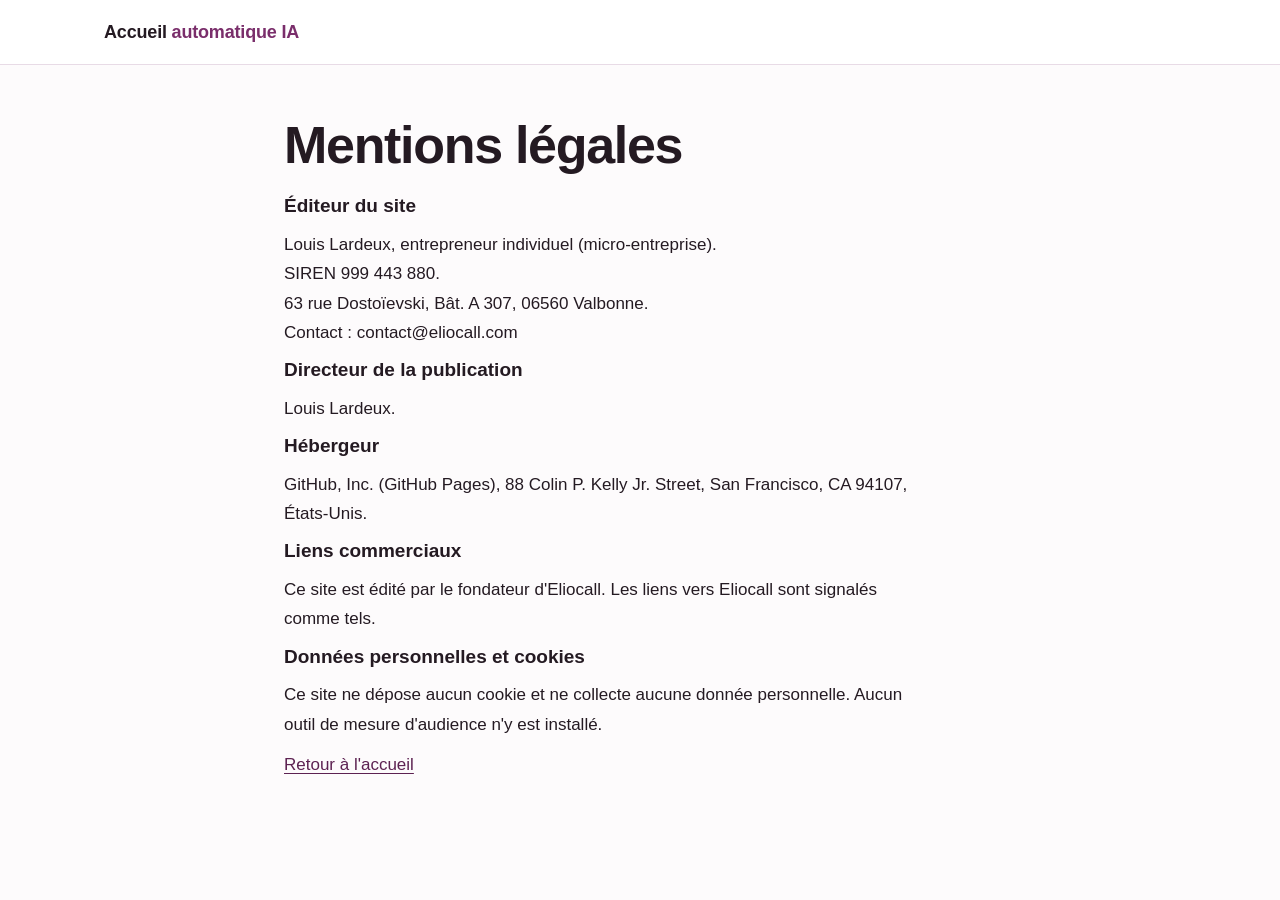
<file: mentions-legales/index.html>
<!doctype html>
<html lang="fr"><head><meta charset="utf-8"><meta name="viewport" content="width=device-width, initial-scale=1">
<title>Mentions légales</title><meta name="robots" content="noindex"><link rel="canonical" href="https://accueil-telephonique-automatique-ia.fr/mentions-legales/"><link rel="icon" href="/favicon.ico" sizes="48x48">
<link rel="icon" href="/favicon.svg" type="image/svg+xml">
<link rel="icon" href="/favicon-48.png" type="image/png" sizes="48x48">
<link rel="apple-touch-icon" href="/apple-touch-icon.png">
<meta name="theme-color" content="#7a2e6b">
<meta http-equiv="Content-Security-Policy" content="default-src 'self'; style-src 'self' 'unsafe-inline'; base-uri 'self'; form-action 'none'">
<link rel="stylesheet" href="/style.css"></head><body>
<header class="a-top"><div class="a-wrap"><a class="a-brand" href="/">Accueil <span>automatique IA</span></a></div></header>
<main><div class="a-wrap" style="max-width:760px;padding-top:40px;padding-bottom:60px"><h1>Mentions légales</h1>
<h3>Éditeur du site</h3><p>Louis Lardeux, entrepreneur individuel (micro-entreprise).<br>SIREN 999 443 880.<br>63 rue Dostoïevski, Bât. A 307, 06560 Valbonne.<br>Contact : contact@eliocall.com</p><h3>Directeur de la publication</h3><p>Louis Lardeux.</p>
<h3>Hébergeur</h3><p>GitHub, Inc. (GitHub Pages), 88 Colin P. Kelly Jr. Street, San Francisco, CA 94107, États-Unis.</p><h3>Liens commerciaux</h3><p>Ce site est édité par le fondateur d'Eliocall. Les liens vers Eliocall sont signalés comme tels.</p>
<h3>Données personnelles et cookies</h3><p>Ce site ne dépose aucun cookie et ne collecte aucune donnée personnelle. Aucun outil de mesure d'audience n'y est installé.</p><p><a href="/">Retour à l'accueil</a></p></div></main></body></html>
</file>
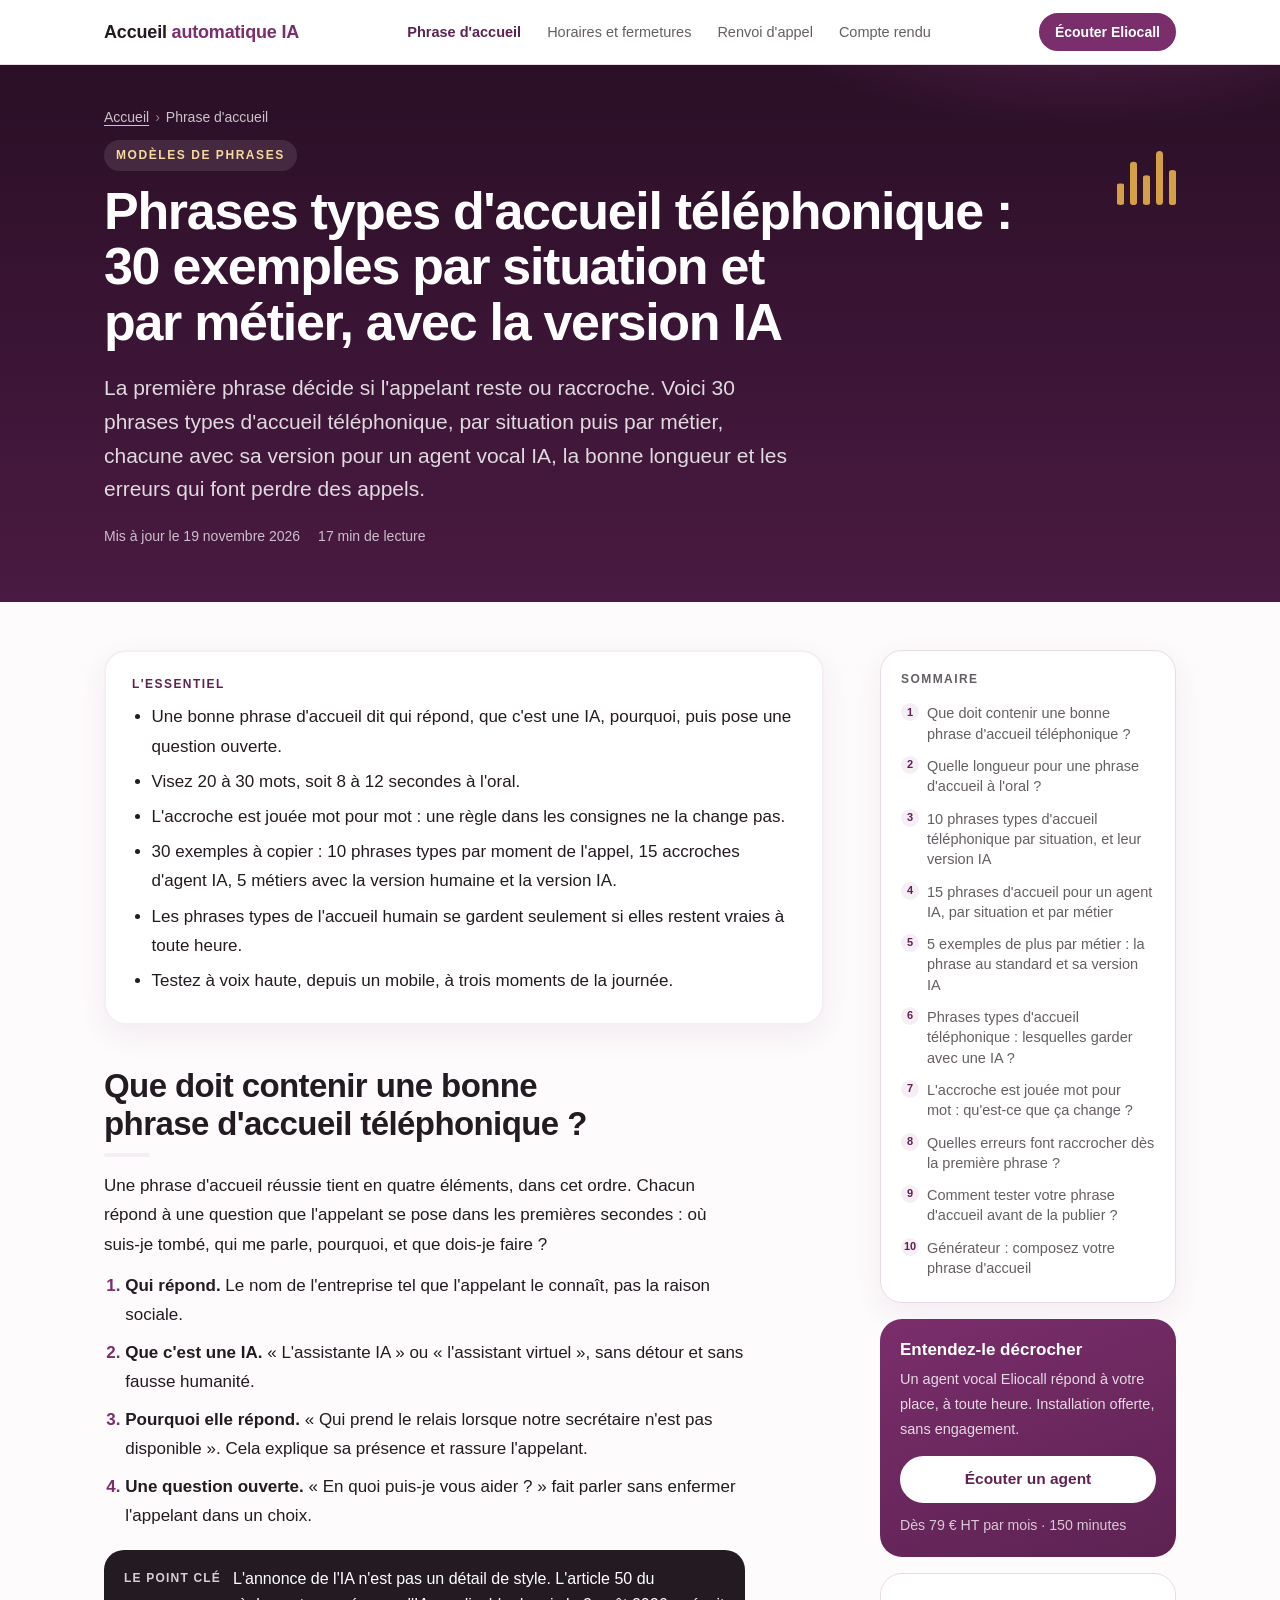
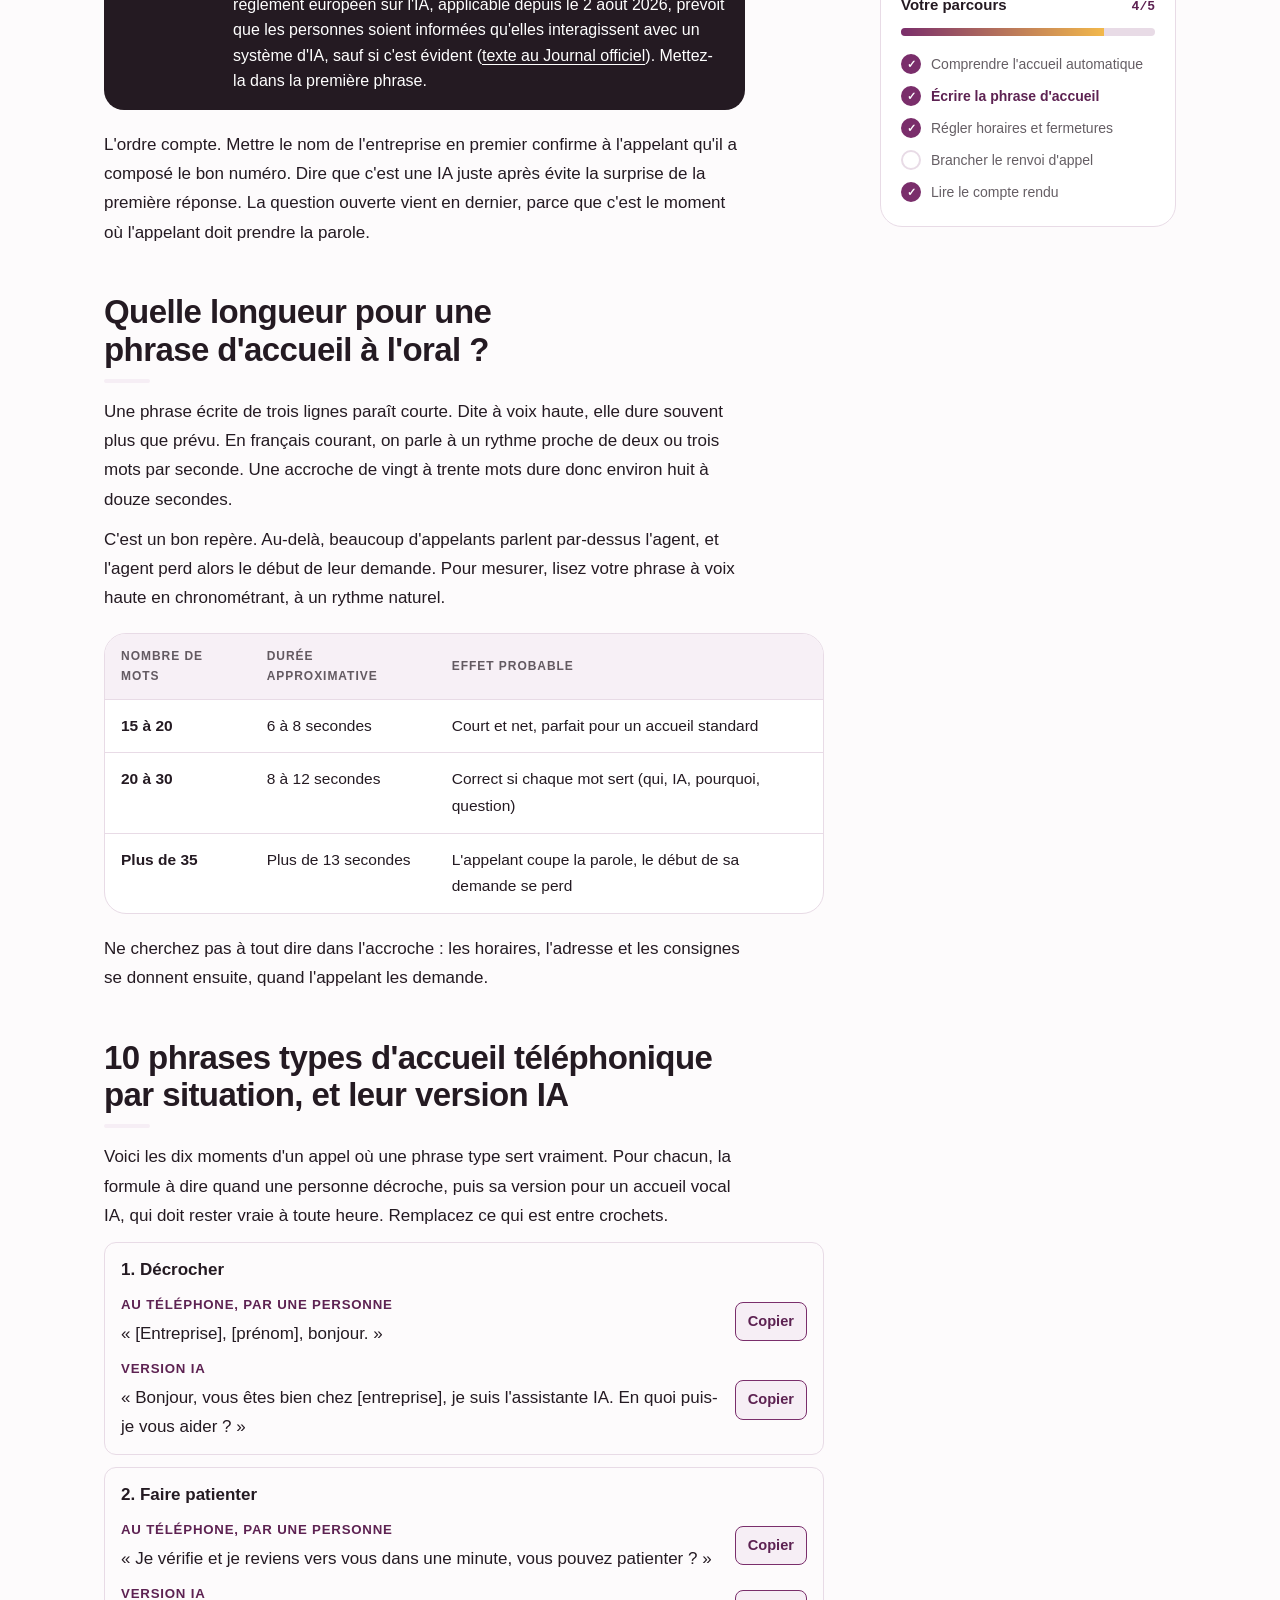
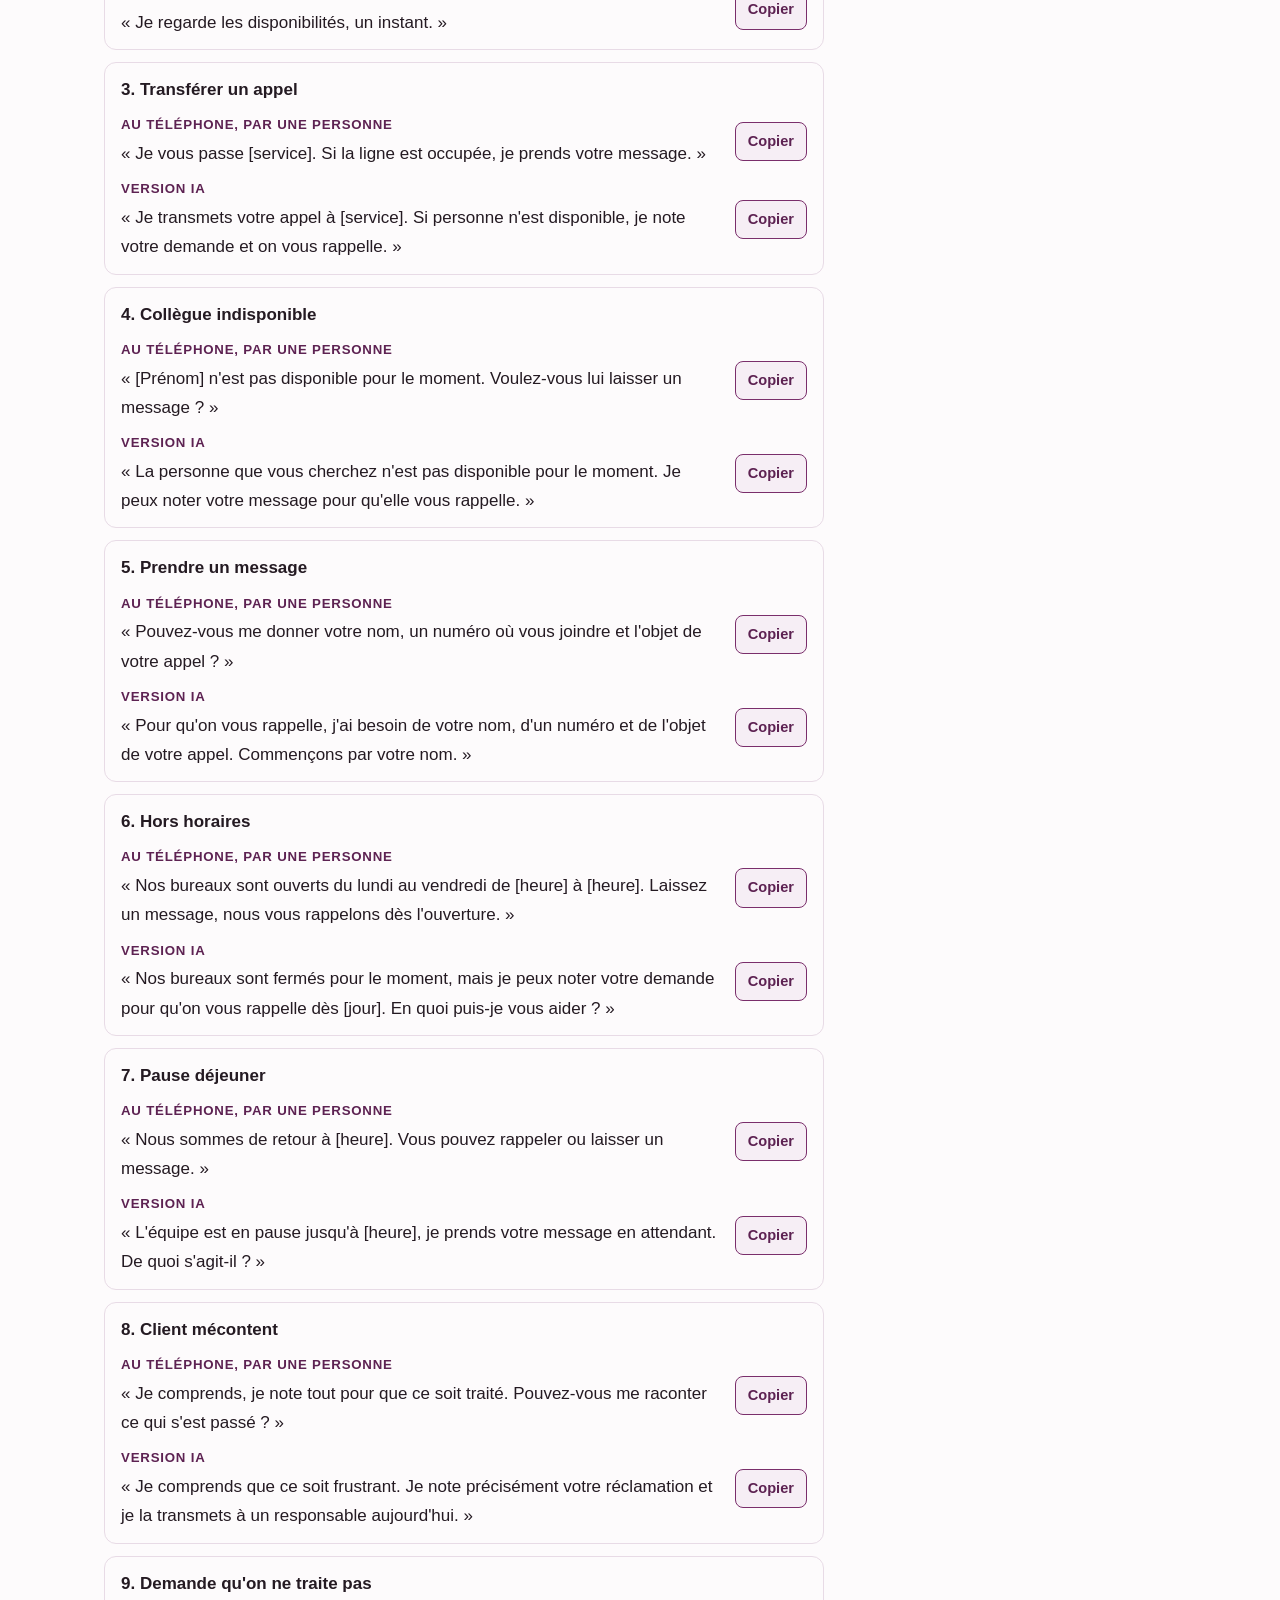
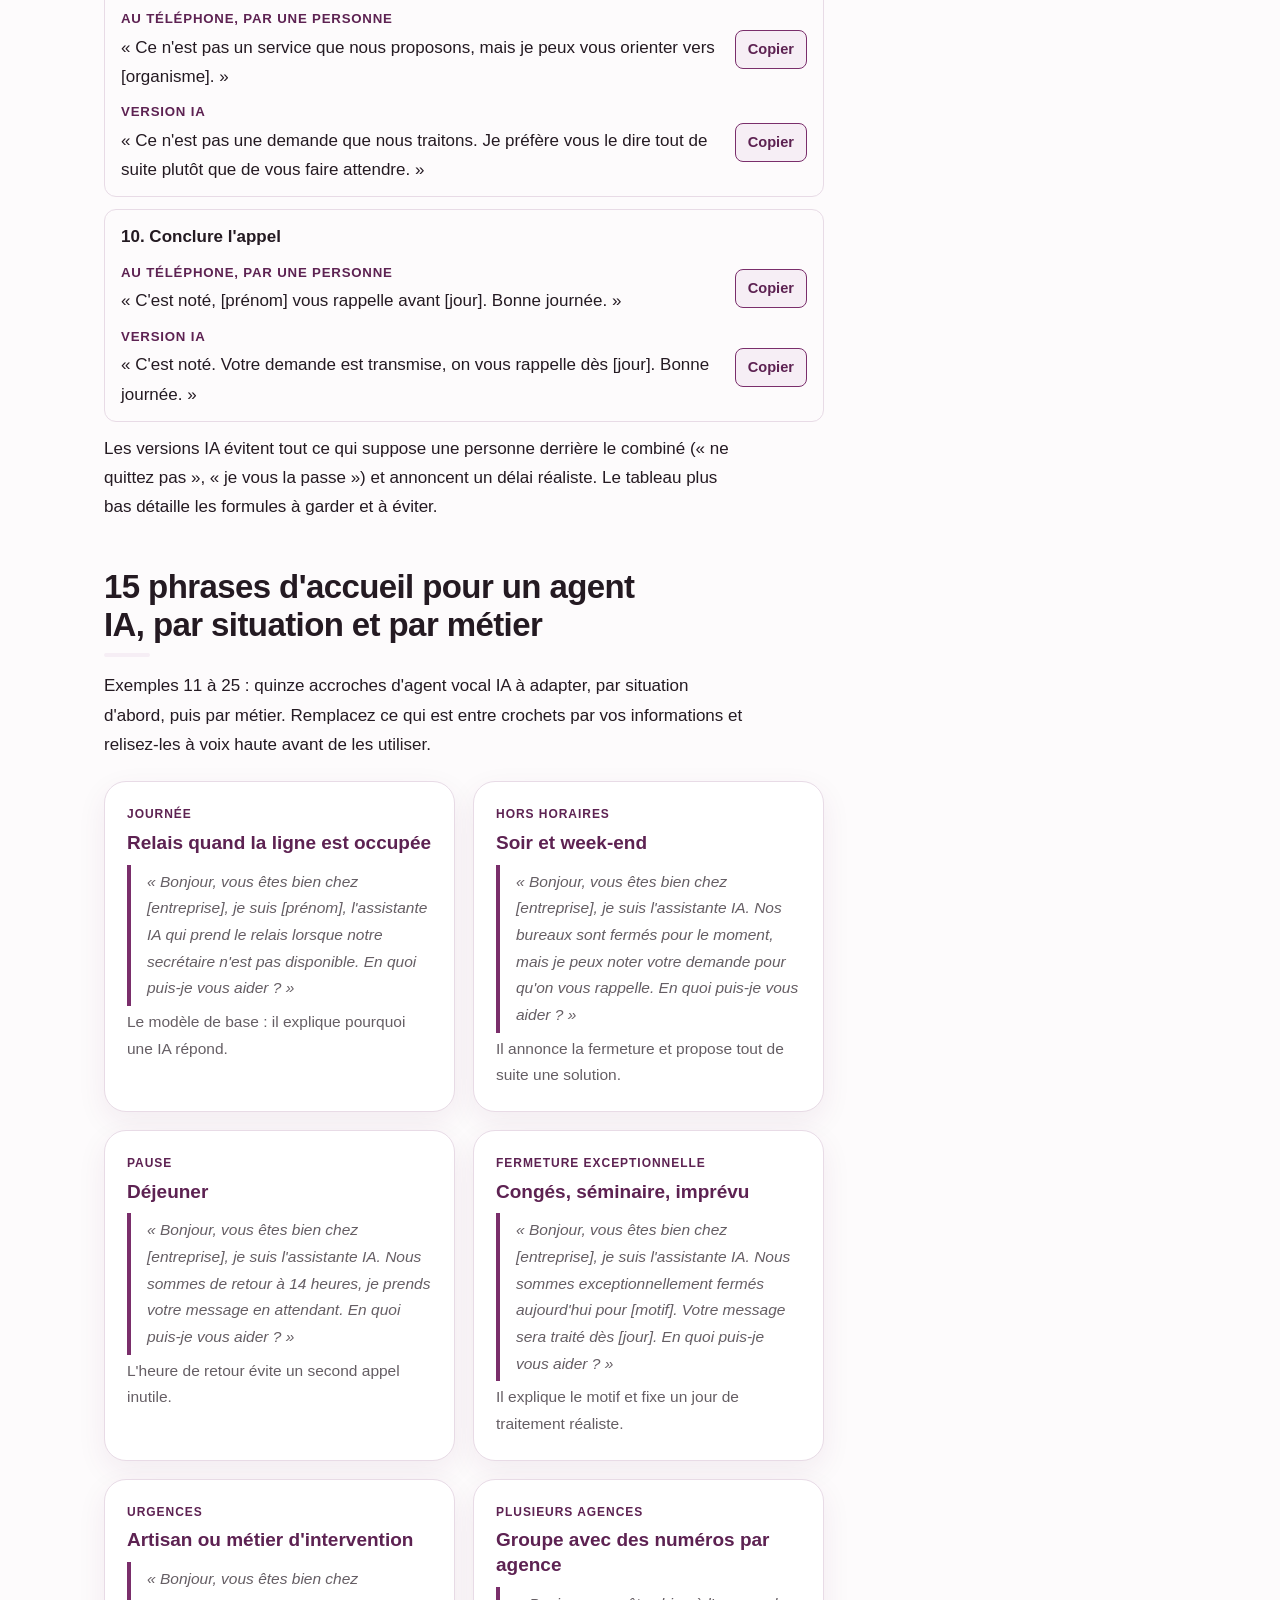
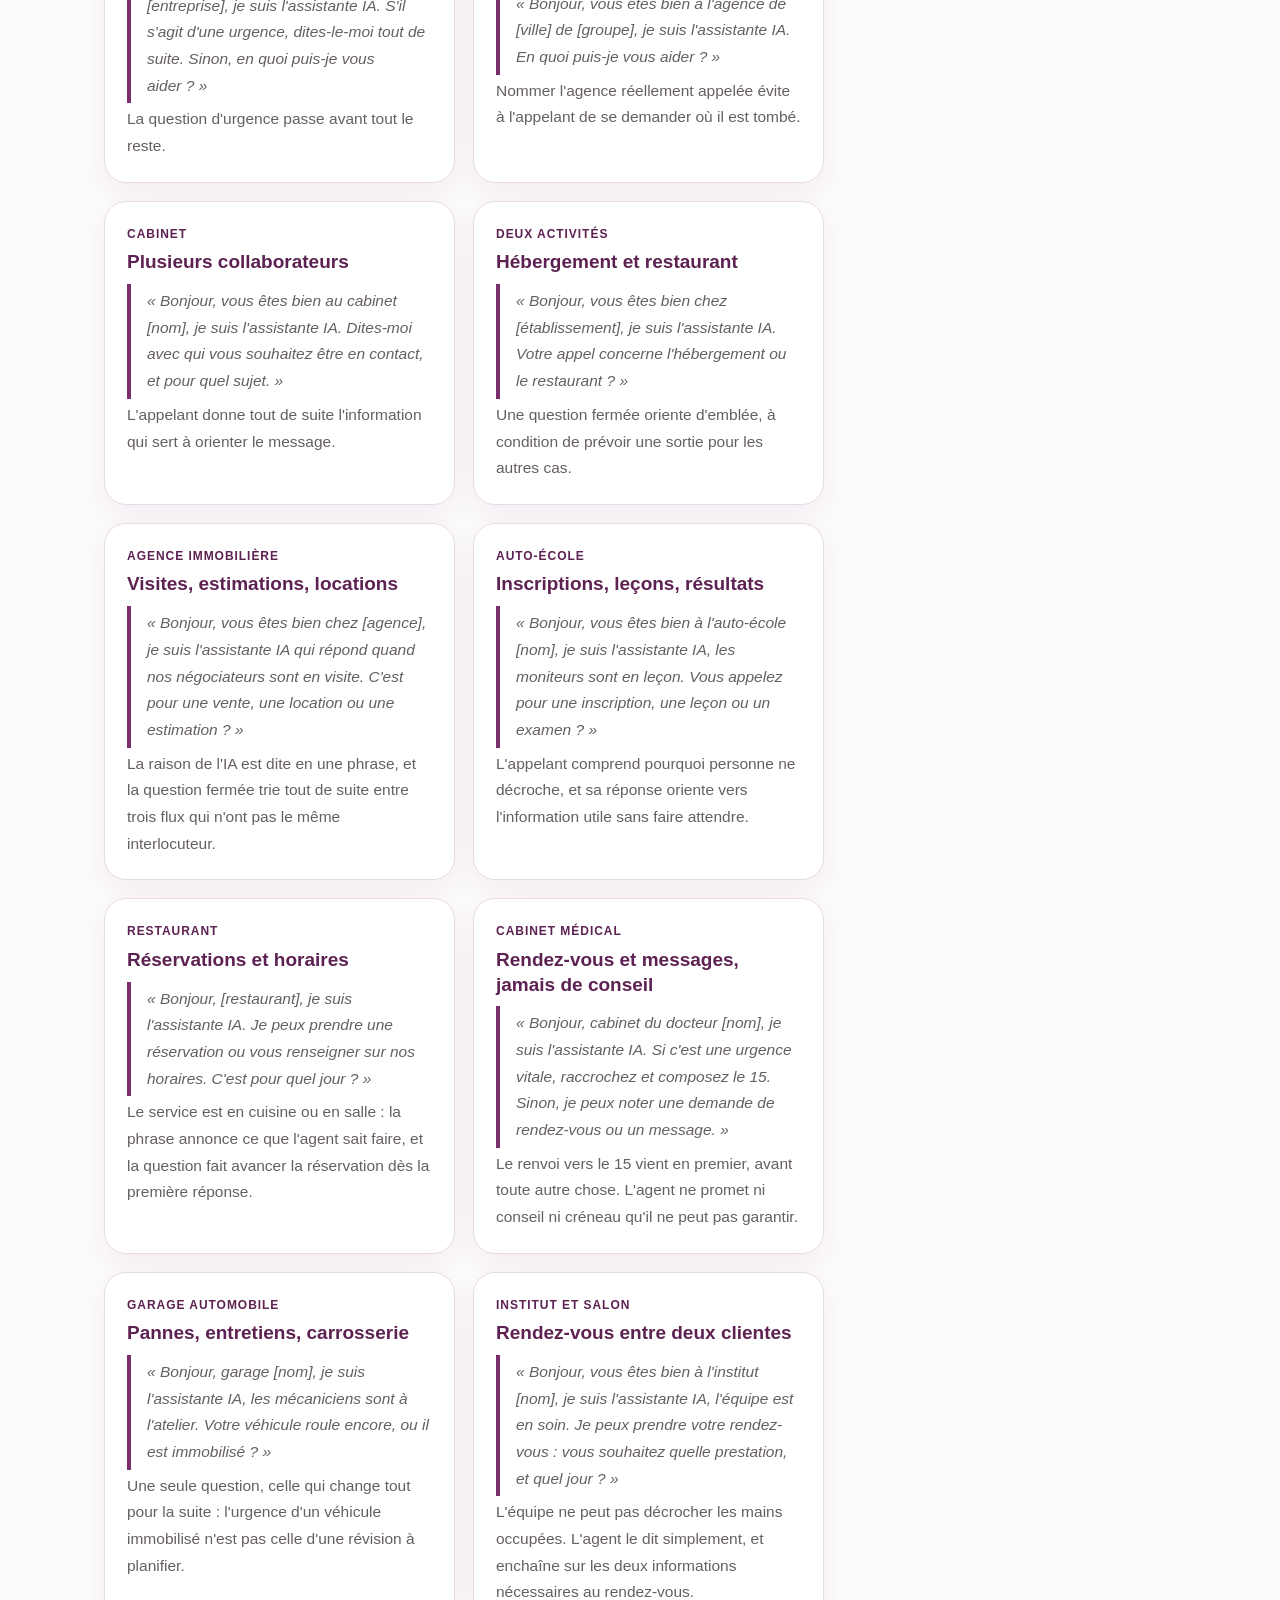
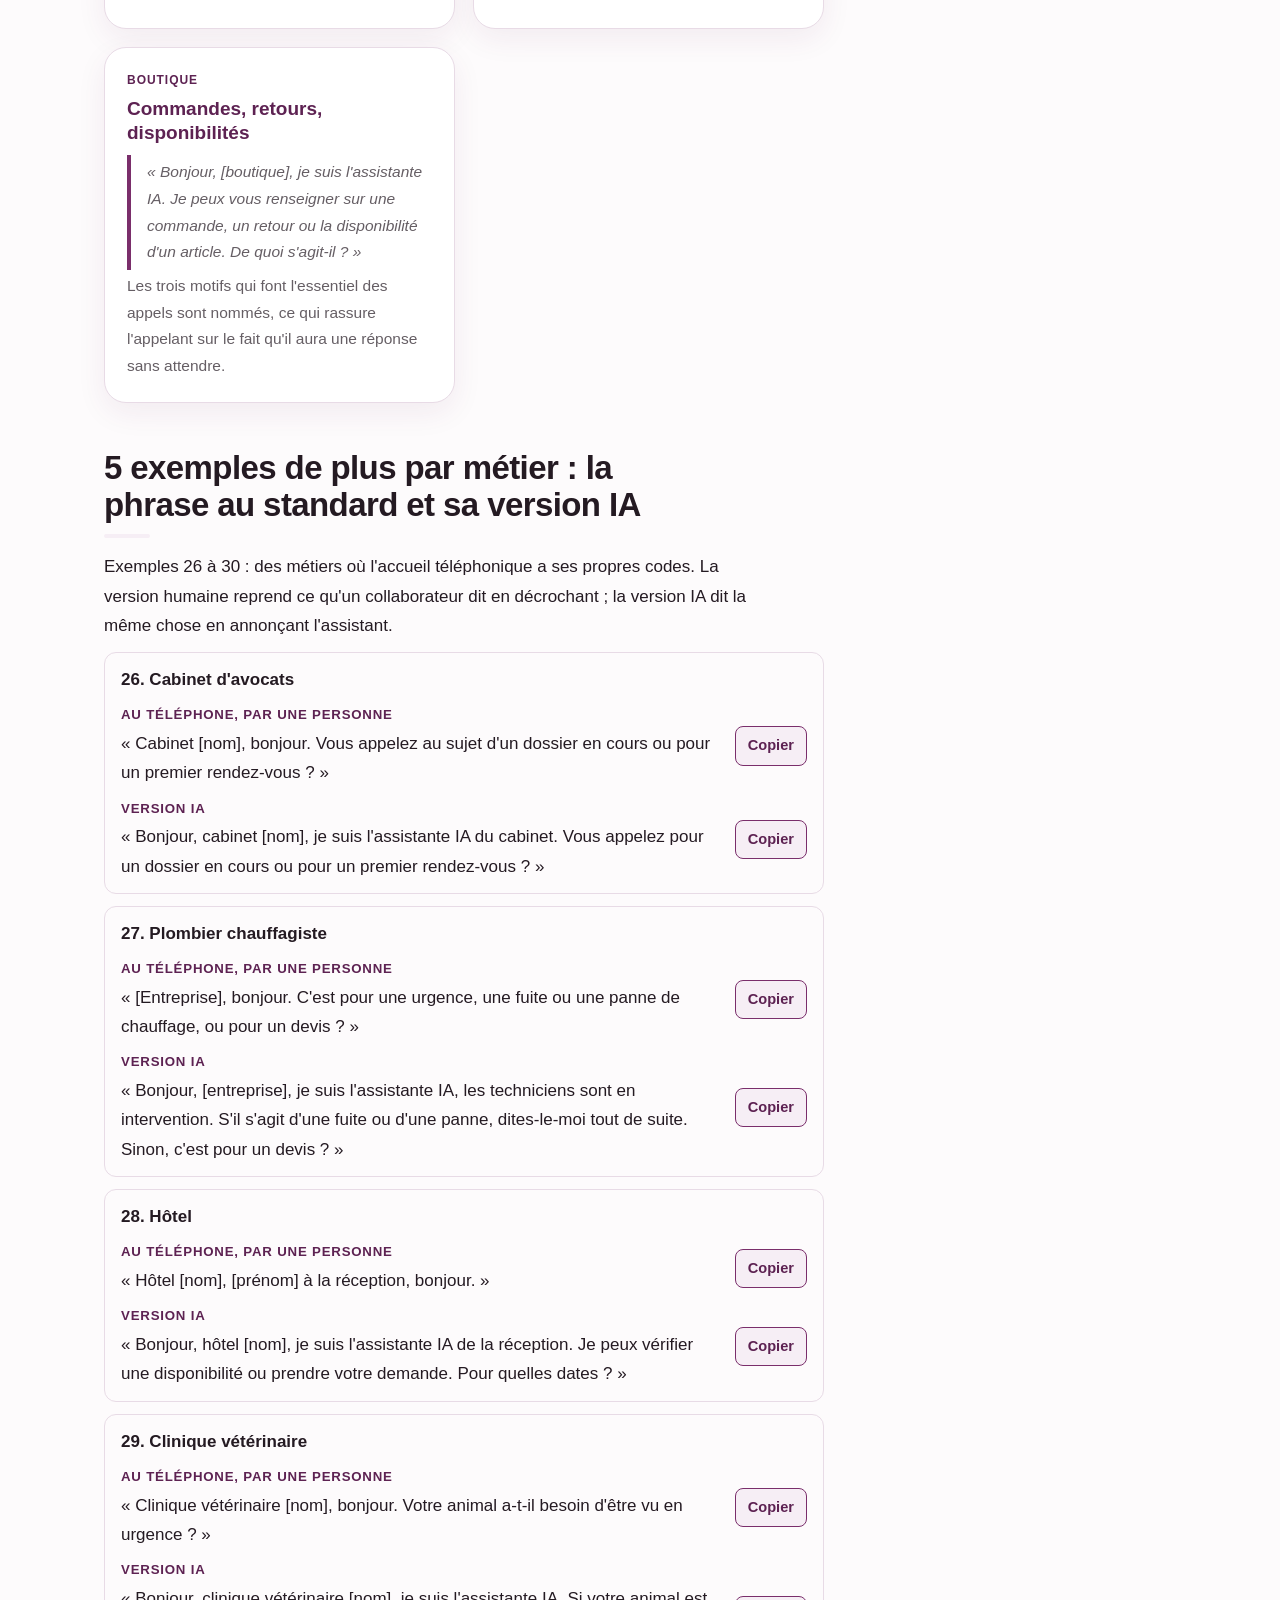
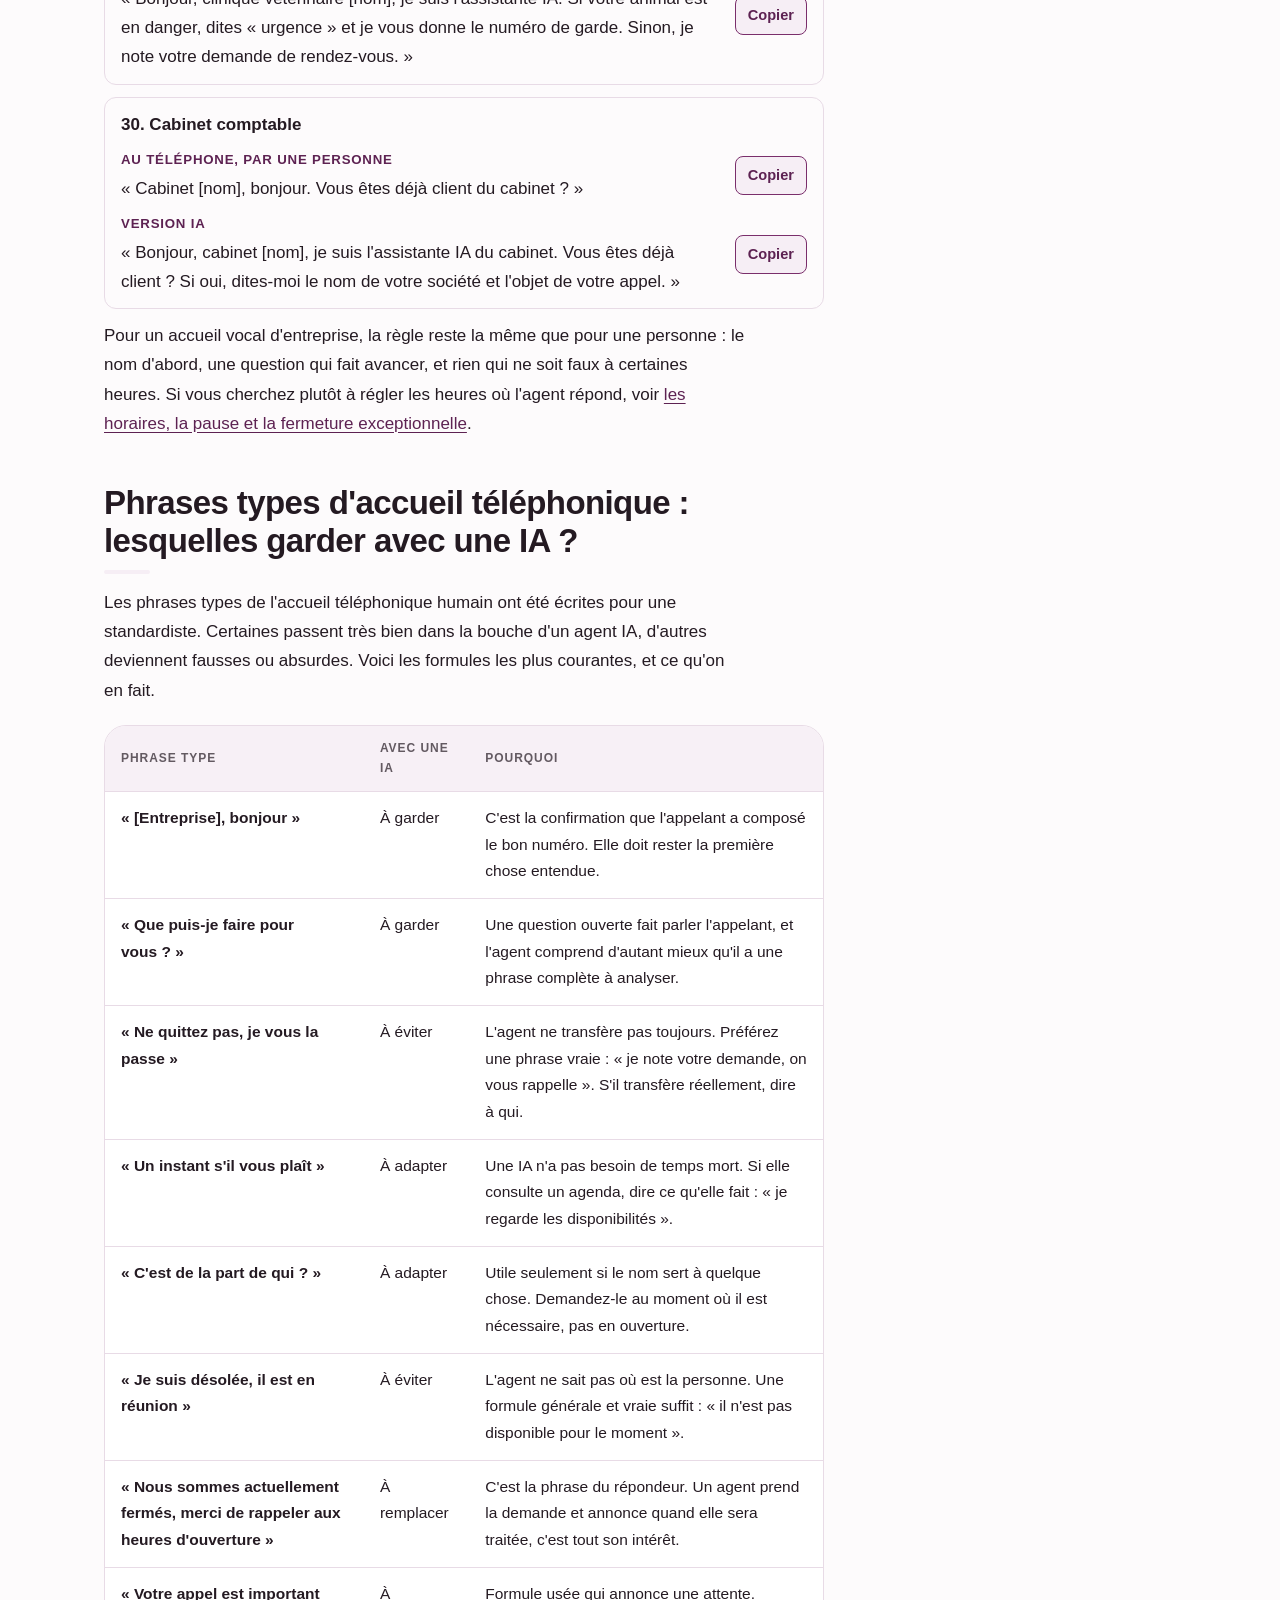
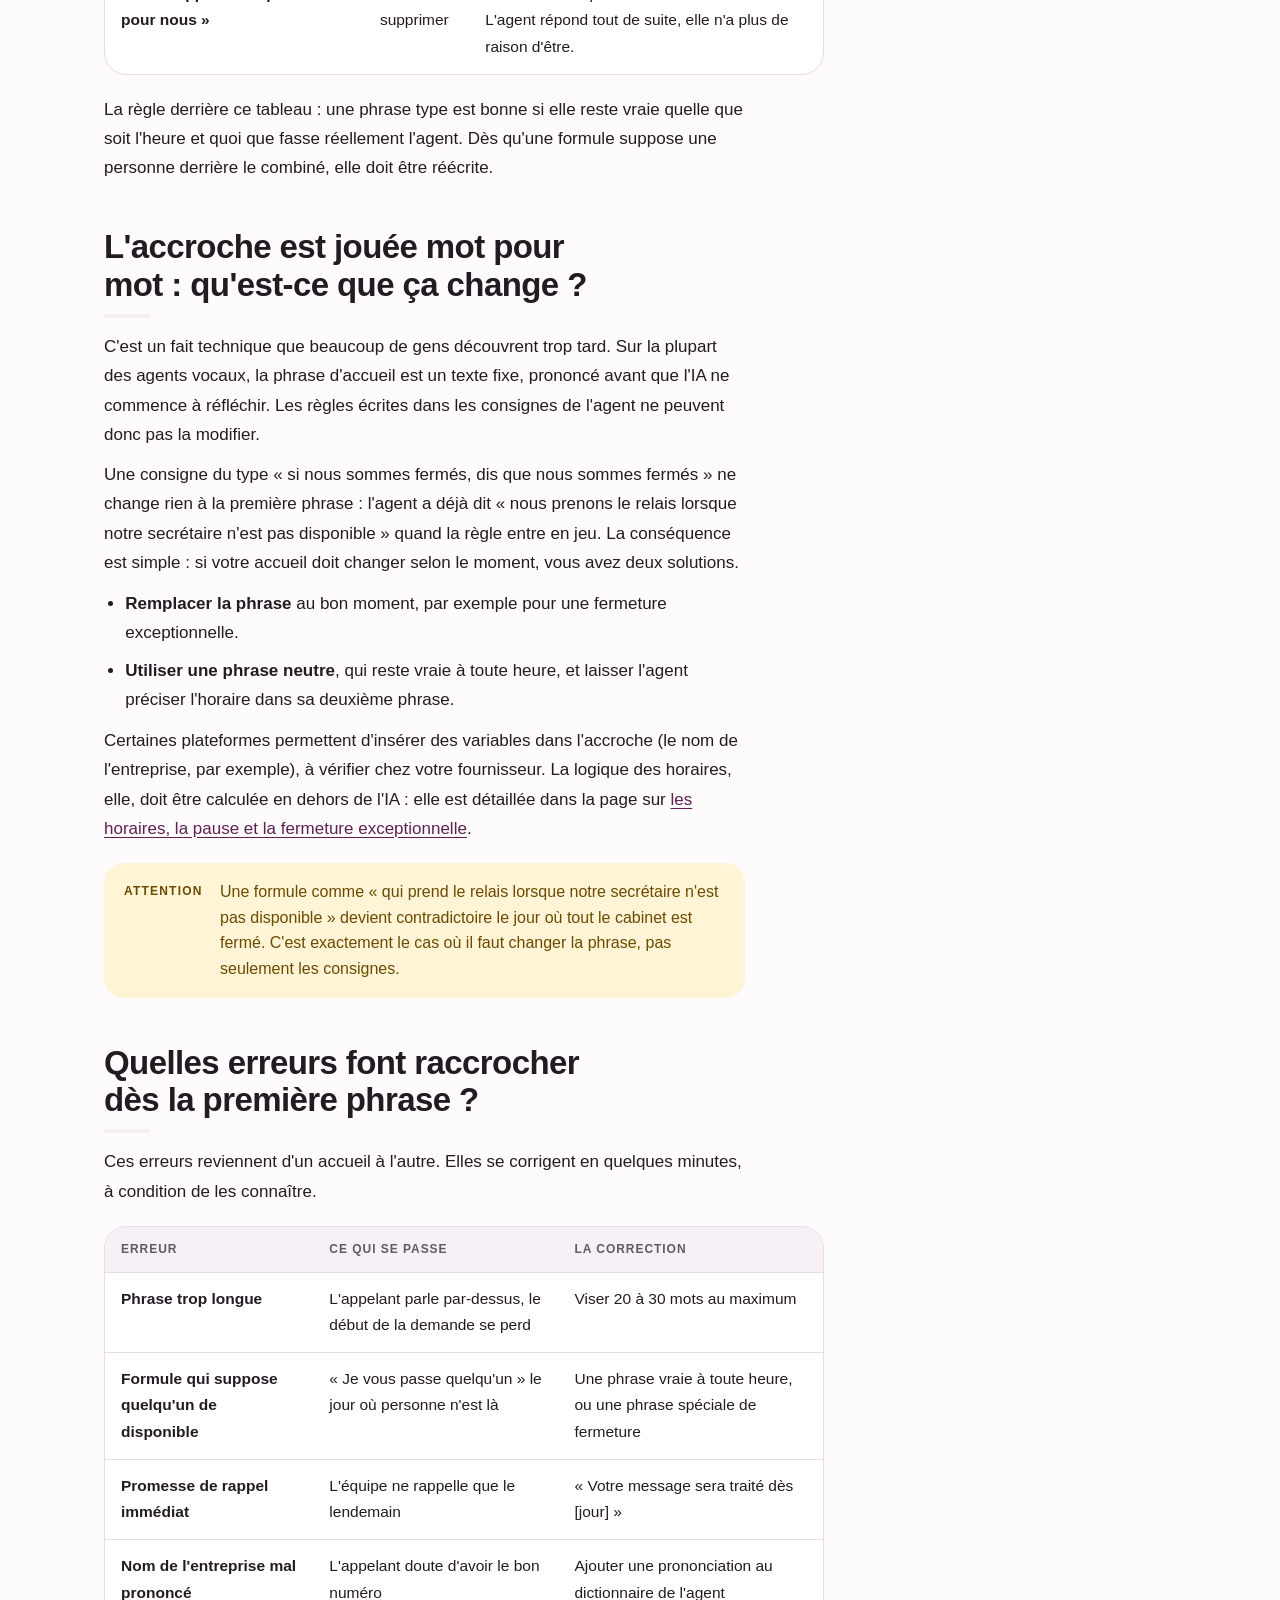
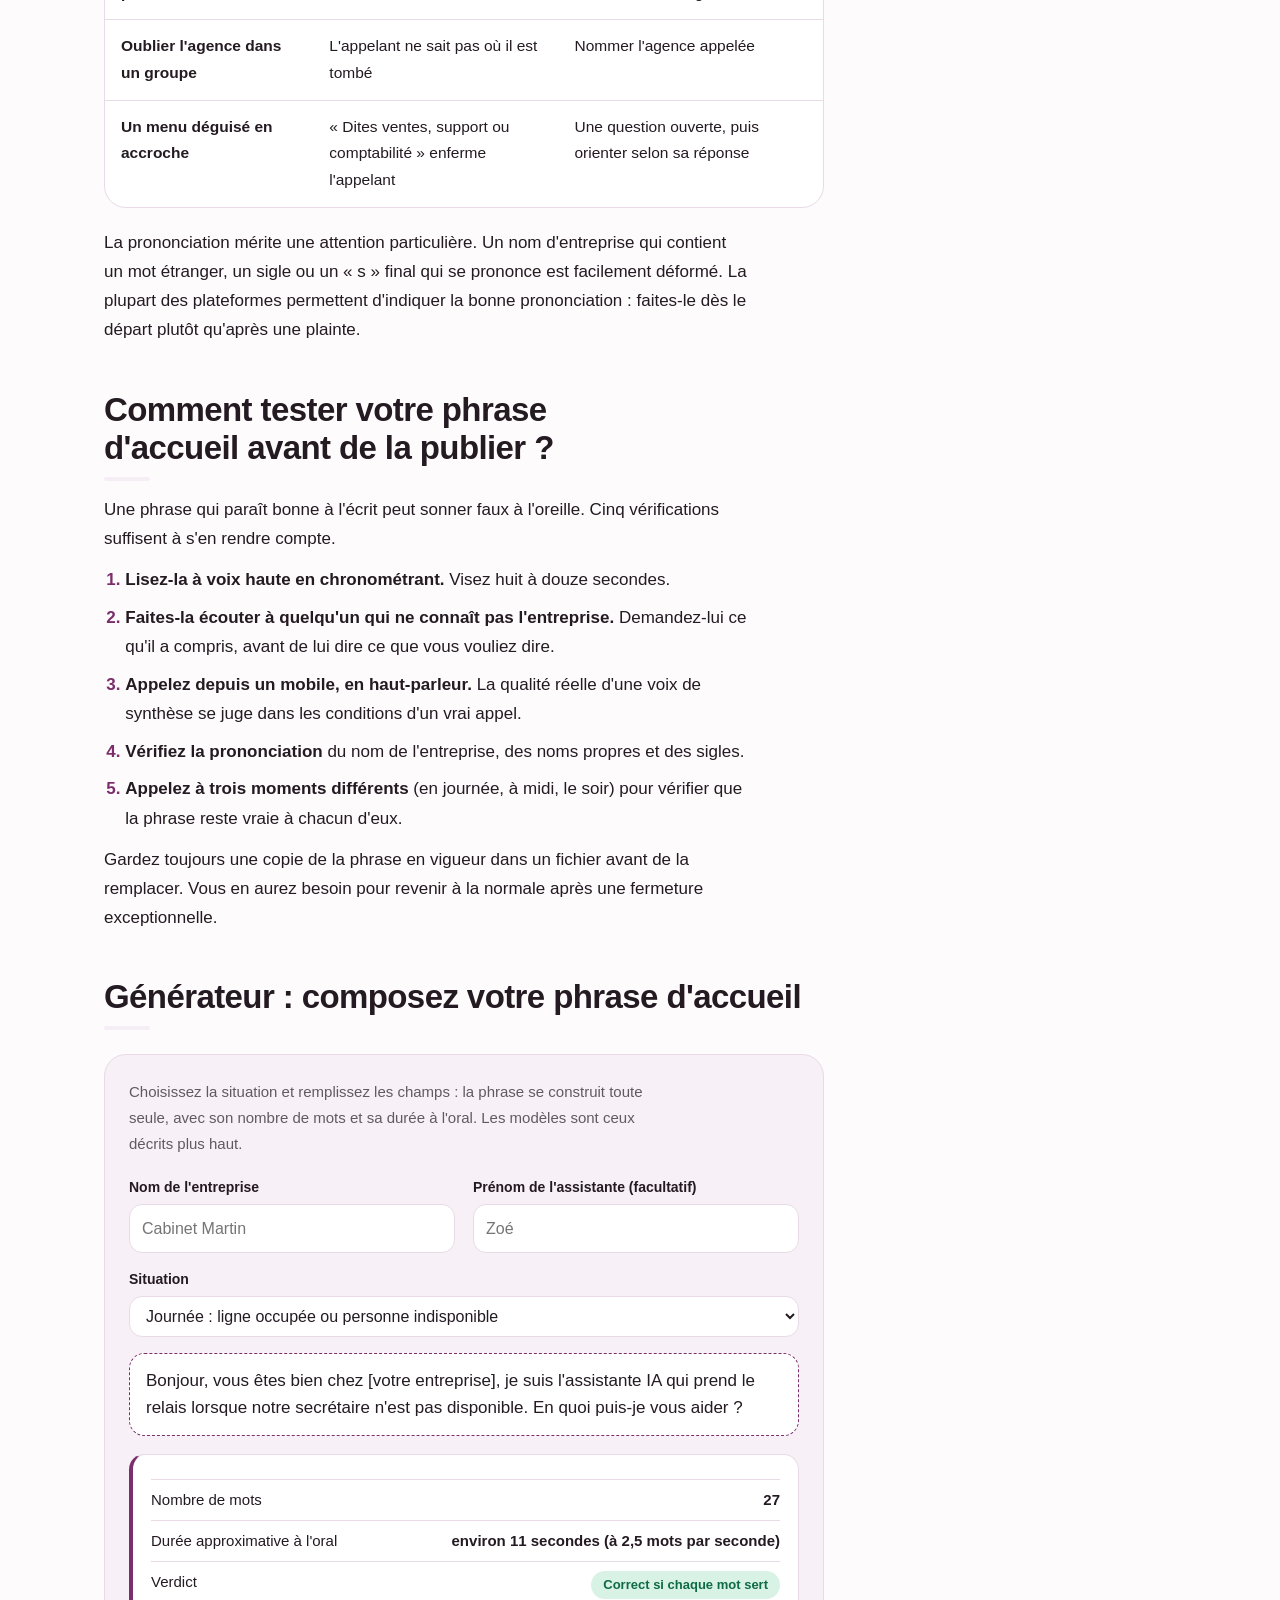
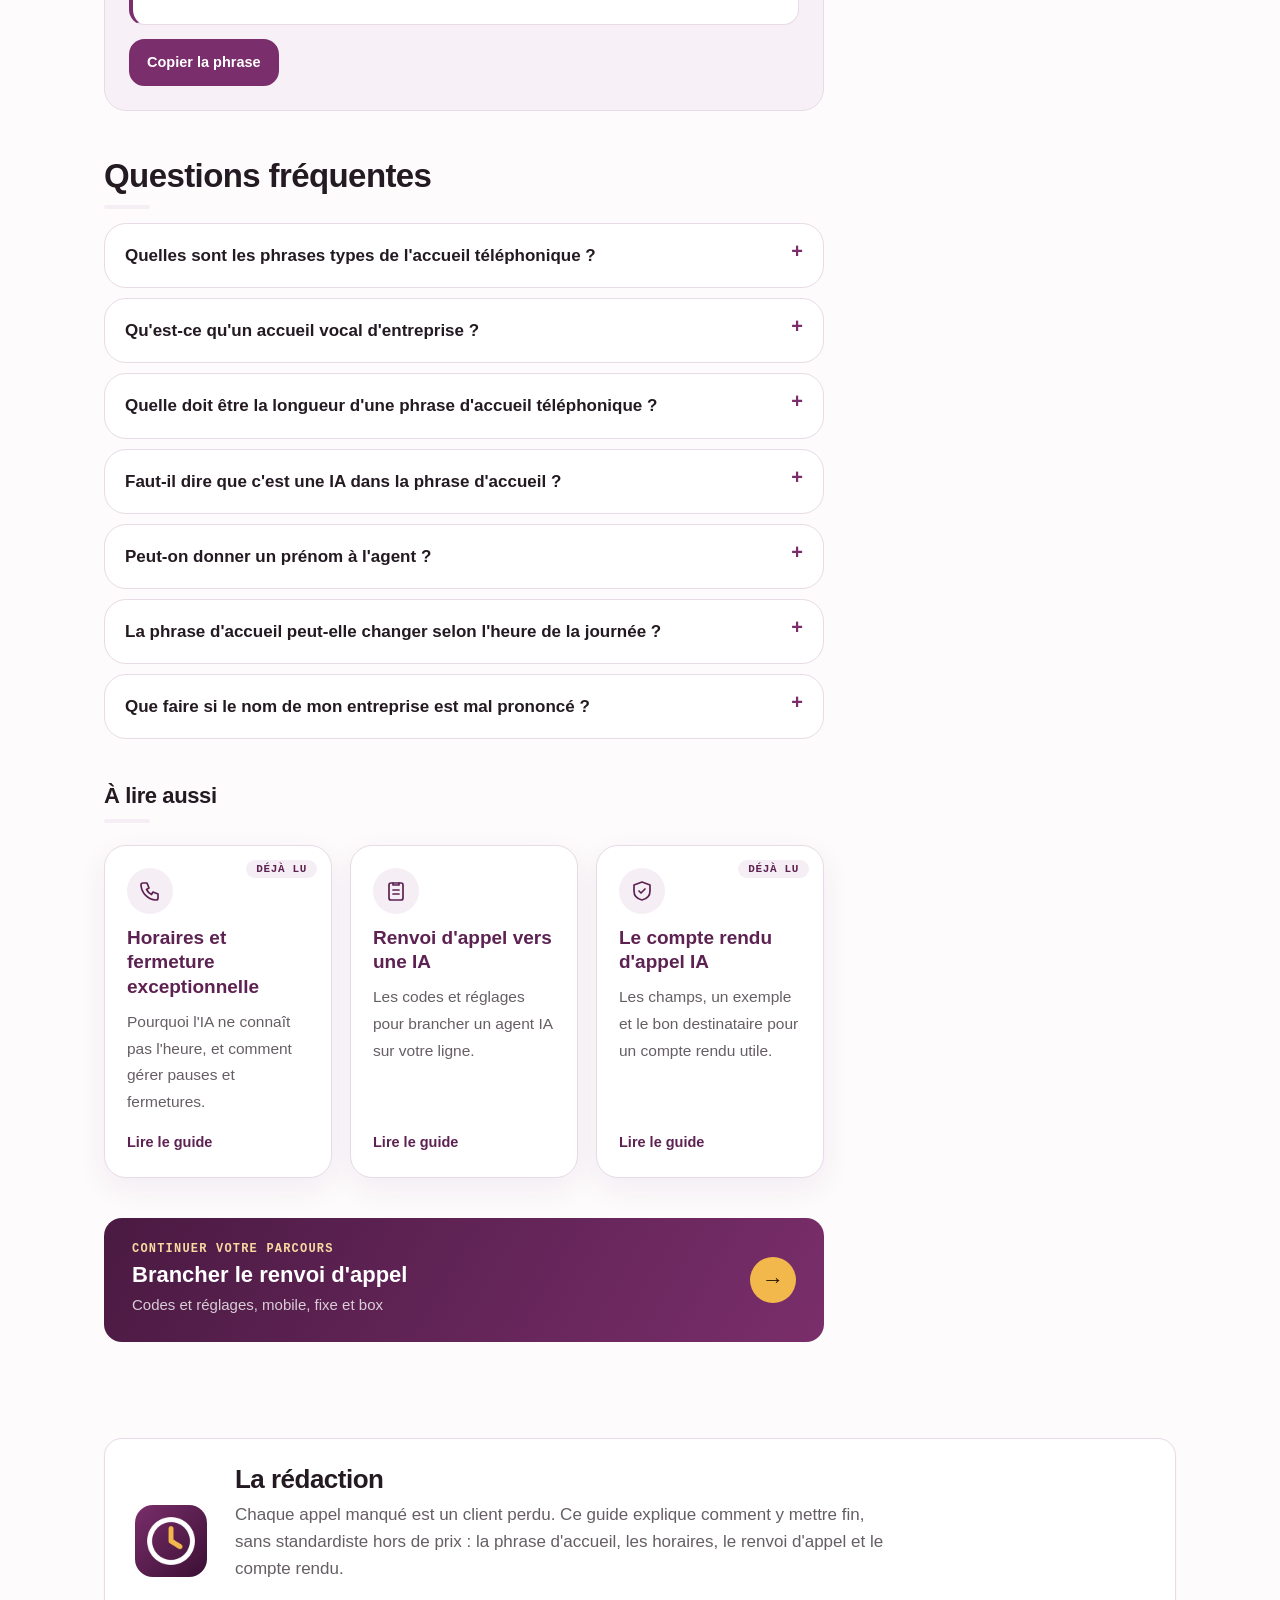
<file: phrase-d-accueil-ia/index.html>
<!doctype html>
<html lang="fr">
<head>
<meta charset="utf-8">
<meta name="viewport" content="width=device-width, initial-scale=1">
<title>Phrases types d'accueil téléphonique : 30 exemples à copier</title>
<meta name="description" content="30 phrases types d&#x27;accueil téléphonique à copier, par situation et par métier, chacune avec sa version pour un accueil vocal IA. Longueur, erreurs, tests.">
<link rel="canonical" href="https://accueil-telephonique-automatique-ia.fr/phrase-d-accueil-ia/">
<meta property="og:type" content="article">
<meta property="og:locale" content="fr_FR">
<meta property="og:site_name" content="Accueil automatique IA">
<meta property="og:title" content="Phrases types d&#x27;accueil téléphonique : 30 exemples à copier">
<meta property="og:description" content="30 phrases types d&#x27;accueil téléphonique à copier, par situation et par métier, chacune avec sa version pour un accueil vocal IA. Longueur, erreurs, tests.">
<meta property="og:url" content="https://accueil-telephonique-automatique-ia.fr/phrase-d-accueil-ia/">
<meta property="og:image" content="https://accueil-telephonique-automatique-ia.fr/og-image.png">
<meta property="og:image:width" content="1200">
<meta property="og:image:height" content="630">
<meta property="og:image:alt" content="Accueil automatique IA">
<meta name="twitter:card" content="summary_large_image">
<meta name="twitter:image" content="https://accueil-telephonique-automatique-ia.fr/og-image.png">
<link rel="icon" href="/favicon.ico" sizes="48x48">
<link rel="icon" href="/favicon.svg" type="image/svg+xml">
<link rel="icon" href="/favicon-48.png" type="image/png" sizes="48x48">
<link rel="apple-touch-icon" href="/apple-touch-icon.png">
<meta name="theme-color" content="#7a2e6b">

<meta http-equiv="Content-Security-Policy" content="default-src 'self'; script-src 'self' 'unsafe-inline'; style-src 'self' 'unsafe-inline'; img-src 'self' data:; base-uri 'self'; form-action 'none'">
<meta name="referrer" content="strict-origin-when-cross-origin">
<script type="application/ld+json">{"@context": "https://schema.org", "@graph": [{"@type": "BreadcrumbList", "itemListElement": [{"@type": "ListItem", "position": 1, "name": "Accueil", "item": "https://accueil-telephonique-automatique-ia.fr/"}, {"@type": "ListItem", "position": 2, "name": "Phrase d'accueil", "item": "https://accueil-telephonique-automatique-ia.fr/phrase-d-accueil-ia/"}]}, {"@type": "Article", "headline": "Phrases types d'accueil téléphonique : 30 exemples par situation et par métier, avec la version IA", "description": "30 phrases types d'accueil téléphonique à copier, par situation et par métier, chacune avec sa version pour un accueil vocal IA. Longueur, erreurs, tests.", "inLanguage": "fr-FR", "datePublished": "2026-10-05", "dateModified": "2026-11-19", "mainEntityOfPage": "https://accueil-telephonique-automatique-ia.fr/phrase-d-accueil-ia/", "author": {"@type": "Organization", "name": "Accueil automatique IA", "url": "https://accueil-telephonique-automatique-ia.fr"}, "publisher": {"@type": "Organization", "name": "Accueil automatique IA", "url": "https://accueil-telephonique-automatique-ia.fr"}}, {"@type": "FAQPage", "mainEntity": [{"@type": "Question", "name": "Quelles sont les phrases types de l'accueil téléphonique ?", "acceptedAnswer": {"@type": "Answer", "text": "Les plus utiles sont : « [Entreprise], [prénom], bonjour » pour décrocher, « Je vérifie et je reviens vers vous » pour faire patienter, « Je vous passe [service] » pour transférer, « Pouvez-vous me donner votre nom et un numéro ? » pour prendre un message, et « C'est noté, on vous rappelle avant [jour] » pour conclure. Chacune a sa version IA dans cette page."}}, {"@type": "Question", "name": "Qu'est-ce qu'un accueil vocal d'entreprise ?", "acceptedAnswer": {"@type": "Answer", "text": "C'est le dispositif qui répond aux appels d'une entreprise avant ou à la place d'une personne : un message enregistré, un menu à touches, ou un agent vocal IA qui comprend la demande et prend un message. Dans tous les cas, la première phrase doit dire qui répond et ce que l'appelant peut faire."}}, {"@type": "Question", "name": "Quelle doit être la longueur d'une phrase d'accueil téléphonique ?", "acceptedAnswer": {"@type": "Answer", "text": "Courte : une vingtaine à une trentaine de mots, soit huit à douze secondes à l'oral. Au-delà, beaucoup d'appelants parlent par-dessus l'agent."}}, {"@type": "Question", "name": "Faut-il dire que c'est une IA dans la phrase d'accueil ?", "acceptedAnswer": {"@type": "Answer", "text": "Oui, dès la première phrase. L'article 50 du règlement européen sur l'IA, applicable depuis le 2 août 2026, prévoit que les personnes soient informées qu'elles interagissent avec un système d'IA, sauf si c'est évident."}}, {"@type": "Question", "name": "Peut-on donner un prénom à l'agent ?", "acceptedAnswer": {"@type": "Answer", "text": "Oui, c'est courant et cela humanise l'échange. Ne laissez pas penser qu'il s'agit d'une personne : la formule « l'assistante IA » doit rester claire."}}, {"@type": "Question", "name": "La phrase d'accueil peut-elle changer selon l'heure de la journée ?", "acceptedAnswer": {"@type": "Answer", "text": "Pas par une simple règle dans les consignes, car l'accroche est jouée telle quelle. Il faut soit remplacer la phrase au bon moment, soit utiliser une phrase neutre et laisser l'agent préciser l'horaire ensuite."}}, {"@type": "Question", "name": "Que faire si le nom de mon entreprise est mal prononcé ?", "acceptedAnswer": {"@type": "Answer", "text": "Ajoutez la bonne prononciation au dictionnaire de l'agent, si votre plateforme le permet, puis refaites un appel de test. Pensez aussi aux mots à reconnaître pour la transcription."}}]}]}</script>
<link rel="stylesheet" href="/style.css">
<script>(function(){var d=document.documentElement;if(window.matchMedia&&matchMedia("(prefers-reduced-motion: reduce)").matches)return;d.classList.add("a-js");setTimeout(function(){if(!window.__rvok)d.classList.add("a-show")},3500)})();</script>
</head>
<body>
<a class="a-skip" href="#contenu">Aller au contenu</a>
<div class="a-rdp" id="rdp" aria-hidden="true"><i></i></div>
<header class="a-top"><div class="a-wrap"><a class="a-brand" href="/">Accueil <span>automatique IA</span></a><nav class="a-nav" aria-label="Navigation"><a href="/phrase-d-accueil-ia/" class="a-cur">Phrase d'accueil</a><a href="/horaires-pause-midi-fermeture/">Horaires et fermetures</a><a href="/renvoi-d-appel-vers-une-ia/">Renvoi d'appel</a><a href="/compte-rendu-d-appel-ia/">Compte rendu</a></nav><a class="a-btn a-small" href="https://eliocall.com/?utm_source=accueil-telephonique-automatique-ia&amp;utm_medium=guide&amp;utm_campaign=header" rel="nofollow sponsored noopener">Écouter Eliocall</a></div></header>
<main id="contenu">
<div class="a-page-head"><div class="a-wrap"><div class="a-eq" aria-hidden="true"><i></i><i></i><i></i><i></i><i></i></div><div class="a-crumbs"><a href="/">Accueil</a><i>›</i>Phrase d'accueil</div><div class="a-kicker">Modèles de phrases</div><h1>Phrases types d'accueil téléphonique&nbsp;: 30 exemples par situation et par métier, avec la version IA</h1><p class="a-lead">La première phrase décide si l'appelant reste ou raccroche. Voici 30 phrases types d'accueil téléphonique, par situation puis par métier, chacune avec sa version pour un agent vocal IA, la bonne longueur et les erreurs qui font perdre des appels.</p><div class="a-meta"><span>Mis à jour le 19 novembre 2026</span><span>17 min de lecture</span></div></div></div>
<div class="a-wrap a-layout"><article class="a-doc"><div class="a-summary"><b>L'essentiel</b><ul><li>Une bonne phrase d'accueil dit qui répond, que c'est une IA, pourquoi, puis pose une question ouverte.</li><li>Visez 20 à 30 mots, soit 8 à 12 secondes à l'oral.</li><li>L'accroche est jouée mot pour mot&nbsp;: une règle dans les consignes ne la change pas.</li><li>30 exemples à copier&nbsp;: 10 phrases types par moment de l'appel, 15 accroches d'agent IA, 5 métiers avec la version humaine et la version IA.</li><li>Les phrases types de l'accueil humain se gardent seulement si elles restent vraies à toute heure.</li><li>Testez à voix haute, depuis un mobile, à trois moments de la journée.</li></ul></div><section id="que-doit-contenir-une-bonne-phrase-d-accueil-tel" class="a-rv"><h2>Que doit contenir une bonne phrase d'accueil téléphonique&nbsp;?</h2><p>Une phrase d'accueil réussie tient en quatre éléments, dans cet ordre. Chacun répond à une question que l'appelant se pose dans les premières secondes&nbsp;: où suis-je tombé, qui me parle, pourquoi, et que dois-je faire&nbsp;?</p><ol class="a-rules"><li><strong>Qui répond.</strong> Le nom de l'entreprise tel que l'appelant le connaît, pas la raison sociale.</li><li><strong>Que c'est une IA.</strong> «&nbsp;L'assistante IA&nbsp;» ou «&nbsp;l'assistant virtuel&nbsp;», sans détour et sans fausse humanité.</li><li><strong>Pourquoi elle répond.</strong> «&nbsp;Qui prend le relais lorsque notre secrétaire n'est pas disponible&nbsp;». Cela explique sa présence et rassure l'appelant.</li><li><strong>Une question ouverte.</strong> «&nbsp;En quoi puis-je vous aider&nbsp;?&nbsp;» fait parler sans enfermer l'appelant dans un choix.</li></ol><div class="a-callout a-co-key"><strong>Le point clé</strong><div><p>L'annonce de l'IA n'est pas un détail de style. L'article 50 du règlement européen sur l'IA, applicable depuis le 2 août 2026, prévoit que les personnes soient informées qu'elles interagissent avec un système d'IA, sauf si c'est évident (<a href="https://eur-lex.europa.eu/eli/reg/2024/1689/oj" rel="noopener">texte au Journal officiel</a>). Mettez-la dans la première phrase.</p></div></div><p>L'ordre compte. Mettre le nom de l'entreprise en premier confirme à l'appelant qu'il a composé le bon numéro. Dire que c'est une IA juste après évite la surprise de la première réponse. La question ouverte vient en dernier, parce que c'est le moment où l'appelant doit prendre la parole.</p></section><section id="quelle-longueur-pour-une-phrase-d-accueil-a-l-or" class="a-rv"><h2>Quelle longueur pour une phrase d'accueil à l'oral&nbsp;?</h2><p>Une phrase écrite de trois lignes paraît courte. Dite à voix haute, elle dure souvent plus que prévu. En français courant, on parle à un rythme proche de deux ou trois mots par seconde. Une accroche de vingt à trente mots dure donc environ huit à douze secondes.</p><p>C'est un bon repère. Au-delà, beaucoup d'appelants parlent par-dessus l'agent, et l'agent perd alors le début de leur demande. Pour mesurer, lisez votre phrase à voix haute en chronométrant, à un rythme naturel.</p><div class="a-tablewrap"><table><tr><th>Nombre de mots</th><th>Durée approximative</th><th>Effet probable</th></tr><tr><td>15 à 20</td><td>6 à 8 secondes</td><td>Court et net, parfait pour un accueil standard</td></tr><tr><td>20 à 30</td><td>8 à 12 secondes</td><td>Correct si chaque mot sert (qui, IA, pourquoi, question)</td></tr><tr><td>Plus de 35</td><td>Plus de 13 secondes</td><td>L'appelant coupe la parole, le début de sa demande se perd</td></tr></table></div><p>Ne cherchez pas à tout dire dans l'accroche&nbsp;: les horaires, l'adresse et les consignes se donnent ensuite, quand l'appelant les demande.</p></section><section id="10-phrases-types-d-accueil-telephonique-par-situ" class="a-rv"><h2>10 phrases types d'accueil téléphonique par situation, et leur version IA</h2><p>Voici les dix moments d'un appel où une phrase type sert vraiment. Pour chacun, la formule à dire quand une personne décroche, puis sa version pour un accueil vocal IA, qui doit rester vraie à toute heure. Remplacez ce qui est entre crochets.</p><div class="a-mdl a-mdlp"><p class="a-mdlh">1. Décrocher</p><div class="a-mdlr"><p class="a-mdlt"><span class="a-mdll">Au téléphone, par une personne</span><span data-text>«&nbsp;[Entreprise], [prénom], bonjour.&nbsp;»</span></p><button type="button" class="a-mdlb" data-copy hidden aria-label="Copier l'exemple 1, version humaine">Copier</button></div><div class="a-mdlr"><p class="a-mdlt"><span class="a-mdll">Version IA</span><span data-text>«&nbsp;Bonjour, vous êtes bien chez [entreprise], je suis l'assistante IA. En quoi puis-je vous aider&nbsp;?&nbsp;»</span></p><button type="button" class="a-mdlb" data-copy hidden aria-label="Copier l'exemple 1, version IA">Copier</button></div></div><div class="a-mdl a-mdlp"><p class="a-mdlh">2. Faire patienter</p><div class="a-mdlr"><p class="a-mdlt"><span class="a-mdll">Au téléphone, par une personne</span><span data-text>«&nbsp;Je vérifie et je reviens vers vous dans une minute, vous pouvez patienter&nbsp;?&nbsp;»</span></p><button type="button" class="a-mdlb" data-copy hidden aria-label="Copier l'exemple 2, version humaine">Copier</button></div><div class="a-mdlr"><p class="a-mdlt"><span class="a-mdll">Version IA</span><span data-text>«&nbsp;Je regarde les disponibilités, un instant.&nbsp;»</span></p><button type="button" class="a-mdlb" data-copy hidden aria-label="Copier l'exemple 2, version IA">Copier</button></div></div><div class="a-mdl a-mdlp"><p class="a-mdlh">3. Transférer un appel</p><div class="a-mdlr"><p class="a-mdlt"><span class="a-mdll">Au téléphone, par une personne</span><span data-text>«&nbsp;Je vous passe [service]. Si la ligne est occupée, je prends votre message.&nbsp;»</span></p><button type="button" class="a-mdlb" data-copy hidden aria-label="Copier l'exemple 3, version humaine">Copier</button></div><div class="a-mdlr"><p class="a-mdlt"><span class="a-mdll">Version IA</span><span data-text>«&nbsp;Je transmets votre appel à [service]. Si personne n'est disponible, je note votre demande et on vous rappelle.&nbsp;»</span></p><button type="button" class="a-mdlb" data-copy hidden aria-label="Copier l'exemple 3, version IA">Copier</button></div></div><div class="a-mdl a-mdlp"><p class="a-mdlh">4. Collègue indisponible</p><div class="a-mdlr"><p class="a-mdlt"><span class="a-mdll">Au téléphone, par une personne</span><span data-text>«&nbsp;[Prénom] n'est pas disponible pour le moment. Voulez-vous lui laisser un message&nbsp;?&nbsp;»</span></p><button type="button" class="a-mdlb" data-copy hidden aria-label="Copier l'exemple 4, version humaine">Copier</button></div><div class="a-mdlr"><p class="a-mdlt"><span class="a-mdll">Version IA</span><span data-text>«&nbsp;La personne que vous cherchez n'est pas disponible pour le moment. Je peux noter votre message pour qu'elle vous rappelle.&nbsp;»</span></p><button type="button" class="a-mdlb" data-copy hidden aria-label="Copier l'exemple 4, version IA">Copier</button></div></div><div class="a-mdl a-mdlp"><p class="a-mdlh">5. Prendre un message</p><div class="a-mdlr"><p class="a-mdlt"><span class="a-mdll">Au téléphone, par une personne</span><span data-text>«&nbsp;Pouvez-vous me donner votre nom, un numéro où vous joindre et l'objet de votre appel&nbsp;?&nbsp;»</span></p><button type="button" class="a-mdlb" data-copy hidden aria-label="Copier l'exemple 5, version humaine">Copier</button></div><div class="a-mdlr"><p class="a-mdlt"><span class="a-mdll">Version IA</span><span data-text>«&nbsp;Pour qu'on vous rappelle, j'ai besoin de votre nom, d'un numéro et de l'objet de votre appel. Commençons par votre nom.&nbsp;»</span></p><button type="button" class="a-mdlb" data-copy hidden aria-label="Copier l'exemple 5, version IA">Copier</button></div></div><div class="a-mdl a-mdlp"><p class="a-mdlh">6. Hors horaires</p><div class="a-mdlr"><p class="a-mdlt"><span class="a-mdll">Au téléphone, par une personne</span><span data-text>«&nbsp;Nos bureaux sont ouverts du lundi au vendredi de [heure] à [heure]. Laissez un message, nous vous rappelons dès l'ouverture.&nbsp;»</span></p><button type="button" class="a-mdlb" data-copy hidden aria-label="Copier l'exemple 6, version humaine">Copier</button></div><div class="a-mdlr"><p class="a-mdlt"><span class="a-mdll">Version IA</span><span data-text>«&nbsp;Nos bureaux sont fermés pour le moment, mais je peux noter votre demande pour qu'on vous rappelle dès [jour]. En quoi puis-je vous aider&nbsp;?&nbsp;»</span></p><button type="button" class="a-mdlb" data-copy hidden aria-label="Copier l'exemple 6, version IA">Copier</button></div></div><div class="a-mdl a-mdlp"><p class="a-mdlh">7. Pause déjeuner</p><div class="a-mdlr"><p class="a-mdlt"><span class="a-mdll">Au téléphone, par une personne</span><span data-text>«&nbsp;Nous sommes de retour à [heure]. Vous pouvez rappeler ou laisser un message.&nbsp;»</span></p><button type="button" class="a-mdlb" data-copy hidden aria-label="Copier l'exemple 7, version humaine">Copier</button></div><div class="a-mdlr"><p class="a-mdlt"><span class="a-mdll">Version IA</span><span data-text>«&nbsp;L'équipe est en pause jusqu'à [heure], je prends votre message en attendant. De quoi s'agit-il&nbsp;?&nbsp;»</span></p><button type="button" class="a-mdlb" data-copy hidden aria-label="Copier l'exemple 7, version IA">Copier</button></div></div><div class="a-mdl a-mdlp"><p class="a-mdlh">8. Client mécontent</p><div class="a-mdlr"><p class="a-mdlt"><span class="a-mdll">Au téléphone, par une personne</span><span data-text>«&nbsp;Je comprends, je note tout pour que ce soit traité. Pouvez-vous me raconter ce qui s'est passé&nbsp;?&nbsp;»</span></p><button type="button" class="a-mdlb" data-copy hidden aria-label="Copier l'exemple 8, version humaine">Copier</button></div><div class="a-mdlr"><p class="a-mdlt"><span class="a-mdll">Version IA</span><span data-text>«&nbsp;Je comprends que ce soit frustrant. Je note précisément votre réclamation et je la transmets à un responsable aujourd'hui.&nbsp;»</span></p><button type="button" class="a-mdlb" data-copy hidden aria-label="Copier l'exemple 8, version IA">Copier</button></div></div><div class="a-mdl a-mdlp"><p class="a-mdlh">9. Demande qu'on ne traite pas</p><div class="a-mdlr"><p class="a-mdlt"><span class="a-mdll">Au téléphone, par une personne</span><span data-text>«&nbsp;Ce n'est pas un service que nous proposons, mais je peux vous orienter vers [organisme].&nbsp;»</span></p><button type="button" class="a-mdlb" data-copy hidden aria-label="Copier l'exemple 9, version humaine">Copier</button></div><div class="a-mdlr"><p class="a-mdlt"><span class="a-mdll">Version IA</span><span data-text>«&nbsp;Ce n'est pas une demande que nous traitons. Je préfère vous le dire tout de suite plutôt que de vous faire attendre.&nbsp;»</span></p><button type="button" class="a-mdlb" data-copy hidden aria-label="Copier l'exemple 9, version IA">Copier</button></div></div><div class="a-mdl a-mdlp"><p class="a-mdlh">10. Conclure l'appel</p><div class="a-mdlr"><p class="a-mdlt"><span class="a-mdll">Au téléphone, par une personne</span><span data-text>«&nbsp;C'est noté, [prénom] vous rappelle avant [jour]. Bonne journée.&nbsp;»</span></p><button type="button" class="a-mdlb" data-copy hidden aria-label="Copier l'exemple 10, version humaine">Copier</button></div><div class="a-mdlr"><p class="a-mdlt"><span class="a-mdll">Version IA</span><span data-text>«&nbsp;C'est noté. Votre demande est transmise, on vous rappelle dès [jour]. Bonne journée.&nbsp;»</span></p><button type="button" class="a-mdlb" data-copy hidden aria-label="Copier l'exemple 10, version IA">Copier</button></div></div><p>Les versions IA évitent tout ce qui suppose une personne derrière le combiné («&nbsp;ne quittez pas&nbsp;», «&nbsp;je vous la passe&nbsp;») et annoncent un délai réaliste. Le tableau plus bas détaille les formules à garder et à éviter.</p></section><section id="15-phrases-d-accueil-pour-un-agent-ia-par-situat" class="a-rv"><h2>15 phrases d'accueil pour un agent IA, par situation et par métier</h2><p>Exemples 11 à 25&nbsp;: quinze accroches d'agent vocal IA à adapter, par situation d'abord, puis par métier. Remplacez ce qui est entre crochets par vos informations et relisez-les à voix haute avant de les utiliser.</p><div class="a-cards a-cols2"><div class="a-card"><span class="a-slot">Journée</span><h3>Relais quand la ligne est occupée</h3><p class="a-quote">«&nbsp;Bonjour, vous êtes bien chez [entreprise], je suis [prénom], l'assistante IA qui prend le relais lorsque notre secrétaire n'est pas disponible. En quoi puis-je vous aider&nbsp;?&nbsp;»</p><p>Le modèle de base&nbsp;: il explique pourquoi une IA répond.</p></div><div class="a-card"><span class="a-slot">Hors horaires</span><h3>Soir et week-end</h3><p class="a-quote">«&nbsp;Bonjour, vous êtes bien chez [entreprise], je suis l'assistante IA. Nos bureaux sont fermés pour le moment, mais je peux noter votre demande pour qu'on vous rappelle. En quoi puis-je vous aider&nbsp;?&nbsp;»</p><p>Il annonce la fermeture et propose tout de suite une solution.</p></div><div class="a-card"><span class="a-slot">Pause</span><h3>Déjeuner</h3><p class="a-quote">«&nbsp;Bonjour, vous êtes bien chez [entreprise], je suis l'assistante IA. Nous sommes de retour à 14 heures, je prends votre message en attendant. En quoi puis-je vous aider&nbsp;?&nbsp;»</p><p>L'heure de retour évite un second appel inutile.</p></div><div class="a-card"><span class="a-slot">Fermeture exceptionnelle</span><h3>Congés, séminaire, imprévu</h3><p class="a-quote">«&nbsp;Bonjour, vous êtes bien chez [entreprise], je suis l'assistante IA. Nous sommes exceptionnellement fermés aujourd'hui pour [motif]. Votre message sera traité dès [jour]. En quoi puis-je vous aider&nbsp;?&nbsp;»</p><p>Il explique le motif et fixe un jour de traitement réaliste.</p></div><div class="a-card"><span class="a-slot">Urgences</span><h3>Artisan ou métier d'intervention</h3><p class="a-quote">«&nbsp;Bonjour, vous êtes bien chez [entreprise], je suis l'assistante IA. S'il s'agit d'une urgence, dites-le-moi tout de suite. Sinon, en quoi puis-je vous aider&nbsp;?&nbsp;»</p><p>La question d'urgence passe avant tout le reste.</p></div><div class="a-card"><span class="a-slot">Plusieurs agences</span><h3>Groupe avec des numéros par agence</h3><p class="a-quote">«&nbsp;Bonjour, vous êtes bien à l'agence de [ville] de [groupe], je suis l'assistante IA. En quoi puis-je vous aider&nbsp;?&nbsp;»</p><p>Nommer l'agence réellement appelée évite à l'appelant de se demander où il est tombé.</p></div><div class="a-card"><span class="a-slot">Cabinet</span><h3>Plusieurs collaborateurs</h3><p class="a-quote">«&nbsp;Bonjour, vous êtes bien au cabinet [nom], je suis l'assistante IA. Dites-moi avec qui vous souhaitez être en contact, et pour quel sujet.&nbsp;»</p><p>L'appelant donne tout de suite l'information qui sert à orienter le message.</p></div><div class="a-card"><span class="a-slot">Deux activités</span><h3>Hébergement et restaurant</h3><p class="a-quote">«&nbsp;Bonjour, vous êtes bien chez [établissement], je suis l'assistante IA. Votre appel concerne l'hébergement ou le restaurant&nbsp;?&nbsp;»</p><p>Une question fermée oriente d'emblée, à condition de prévoir une sortie pour les autres cas.</p></div><div class="a-card"><span class="a-slot">Agence immobilière</span><h3>Visites, estimations, locations</h3><p class="a-quote">«&nbsp;Bonjour, vous êtes bien chez [agence], je suis l'assistante IA qui répond quand nos négociateurs sont en visite. C'est pour une vente, une location ou une estimation&nbsp;?&nbsp;»</p><p>La raison de l'IA est dite en une phrase, et la question fermée trie tout de suite entre trois flux qui n'ont pas le même interlocuteur.</p></div><div class="a-card"><span class="a-slot">Auto-école</span><h3>Inscriptions, leçons, résultats</h3><p class="a-quote">«&nbsp;Bonjour, vous êtes bien à l'auto-école [nom], je suis l'assistante IA, les moniteurs sont en leçon. Vous appelez pour une inscription, une leçon ou un examen&nbsp;?&nbsp;»</p><p>L'appelant comprend pourquoi personne ne décroche, et sa réponse oriente vers l'information utile sans faire attendre.</p></div><div class="a-card"><span class="a-slot">Restaurant</span><h3>Réservations et horaires</h3><p class="a-quote">«&nbsp;Bonjour, [restaurant], je suis l'assistante IA. Je peux prendre une réservation ou vous renseigner sur nos horaires. C'est pour quel jour&nbsp;?&nbsp;»</p><p>Le service est en cuisine ou en salle&nbsp;: la phrase annonce ce que l'agent sait faire, et la question fait avancer la réservation dès la première réponse.</p></div><div class="a-card"><span class="a-slot">Cabinet médical</span><h3>Rendez-vous et messages, jamais de conseil</h3><p class="a-quote">«&nbsp;Bonjour, cabinet du docteur [nom], je suis l'assistante IA. Si c'est une urgence vitale, raccrochez et composez le 15. Sinon, je peux noter une demande de rendez-vous ou un message.&nbsp;»</p><p>Le renvoi vers le 15 vient en premier, avant toute autre chose. L'agent ne promet ni conseil ni créneau qu'il ne peut pas garantir.</p></div><div class="a-card"><span class="a-slot">Garage automobile</span><h3>Pannes, entretiens, carrosserie</h3><p class="a-quote">«&nbsp;Bonjour, garage [nom], je suis l'assistante IA, les mécaniciens sont à l'atelier. Votre véhicule roule encore, ou il est immobilisé&nbsp;?&nbsp;»</p><p>Une seule question, celle qui change tout pour la suite&nbsp;: l'urgence d'un véhicule immobilisé n'est pas celle d'une révision à planifier.</p></div><div class="a-card"><span class="a-slot">Institut et salon</span><h3>Rendez-vous entre deux clientes</h3><p class="a-quote">«&nbsp;Bonjour, vous êtes bien à l'institut [nom], je suis l'assistante IA, l'équipe est en soin. Je peux prendre votre rendez-vous&nbsp;: vous souhaitez quelle prestation, et quel jour&nbsp;?&nbsp;»</p><p>L'équipe ne peut pas décrocher les mains occupées. L'agent le dit simplement, et enchaîne sur les deux informations nécessaires au rendez-vous.</p></div><div class="a-card"><span class="a-slot">Boutique</span><h3>Commandes, retours, disponibilités</h3><p class="a-quote">«&nbsp;Bonjour, [boutique], je suis l'assistante IA. Je peux vous renseigner sur une commande, un retour ou la disponibilité d'un article. De quoi s'agit-il&nbsp;?&nbsp;»</p><p>Les trois motifs qui font l'essentiel des appels sont nommés, ce qui rassure l'appelant sur le fait qu'il aura une réponse sans attendre.</p></div></div></section><section id="5-exemples-de-plus-par-metier-la-phrase-au-stand" class="a-rv"><h2>5 exemples de plus par métier&nbsp;: la phrase au standard et sa version IA</h2><p>Exemples 26 à 30&nbsp;: des métiers où l'accueil téléphonique a ses propres codes. La version humaine reprend ce qu'un collaborateur dit en décrochant&nbsp;; la version IA dit la même chose en annonçant l'assistant.</p><div class="a-mdl a-mdlp"><p class="a-mdlh">26. Cabinet d'avocats</p><div class="a-mdlr"><p class="a-mdlt"><span class="a-mdll">Au téléphone, par une personne</span><span data-text>«&nbsp;Cabinet [nom], bonjour. Vous appelez au sujet d'un dossier en cours ou pour un premier rendez-vous&nbsp;?&nbsp;»</span></p><button type="button" class="a-mdlb" data-copy hidden aria-label="Copier l'exemple 26, version humaine">Copier</button></div><div class="a-mdlr"><p class="a-mdlt"><span class="a-mdll">Version IA</span><span data-text>«&nbsp;Bonjour, cabinet [nom], je suis l'assistante IA du cabinet. Vous appelez pour un dossier en cours ou pour un premier rendez-vous&nbsp;?&nbsp;»</span></p><button type="button" class="a-mdlb" data-copy hidden aria-label="Copier l'exemple 26, version IA">Copier</button></div></div><div class="a-mdl a-mdlp"><p class="a-mdlh">27. Plombier chauffagiste</p><div class="a-mdlr"><p class="a-mdlt"><span class="a-mdll">Au téléphone, par une personne</span><span data-text>«&nbsp;[Entreprise], bonjour. C'est pour une urgence, une fuite ou une panne de chauffage, ou pour un devis&nbsp;?&nbsp;»</span></p><button type="button" class="a-mdlb" data-copy hidden aria-label="Copier l'exemple 27, version humaine">Copier</button></div><div class="a-mdlr"><p class="a-mdlt"><span class="a-mdll">Version IA</span><span data-text>«&nbsp;Bonjour, [entreprise], je suis l'assistante IA, les techniciens sont en intervention. S'il s'agit d'une fuite ou d'une panne, dites-le-moi tout de suite. Sinon, c'est pour un devis&nbsp;?&nbsp;»</span></p><button type="button" class="a-mdlb" data-copy hidden aria-label="Copier l'exemple 27, version IA">Copier</button></div></div><div class="a-mdl a-mdlp"><p class="a-mdlh">28. Hôtel</p><div class="a-mdlr"><p class="a-mdlt"><span class="a-mdll">Au téléphone, par une personne</span><span data-text>«&nbsp;Hôtel [nom], [prénom] à la réception, bonjour.&nbsp;»</span></p><button type="button" class="a-mdlb" data-copy hidden aria-label="Copier l'exemple 28, version humaine">Copier</button></div><div class="a-mdlr"><p class="a-mdlt"><span class="a-mdll">Version IA</span><span data-text>«&nbsp;Bonjour, hôtel [nom], je suis l'assistante IA de la réception. Je peux vérifier une disponibilité ou prendre votre demande. Pour quelles dates&nbsp;?&nbsp;»</span></p><button type="button" class="a-mdlb" data-copy hidden aria-label="Copier l'exemple 28, version IA">Copier</button></div></div><div class="a-mdl a-mdlp"><p class="a-mdlh">29. Clinique vétérinaire</p><div class="a-mdlr"><p class="a-mdlt"><span class="a-mdll">Au téléphone, par une personne</span><span data-text>«&nbsp;Clinique vétérinaire [nom], bonjour. Votre animal a-t-il besoin d'être vu en urgence&nbsp;?&nbsp;»</span></p><button type="button" class="a-mdlb" data-copy hidden aria-label="Copier l'exemple 29, version humaine">Copier</button></div><div class="a-mdlr"><p class="a-mdlt"><span class="a-mdll">Version IA</span><span data-text>«&nbsp;Bonjour, clinique vétérinaire [nom], je suis l'assistante IA. Si votre animal est en danger, dites «&nbsp;urgence&nbsp;» et je vous donne le numéro de garde. Sinon, je note votre demande de rendez-vous.&nbsp;»</span></p><button type="button" class="a-mdlb" data-copy hidden aria-label="Copier l'exemple 29, version IA">Copier</button></div></div><div class="a-mdl a-mdlp"><p class="a-mdlh">30. Cabinet comptable</p><div class="a-mdlr"><p class="a-mdlt"><span class="a-mdll">Au téléphone, par une personne</span><span data-text>«&nbsp;Cabinet [nom], bonjour. Vous êtes déjà client du cabinet&nbsp;?&nbsp;»</span></p><button type="button" class="a-mdlb" data-copy hidden aria-label="Copier l'exemple 30, version humaine">Copier</button></div><div class="a-mdlr"><p class="a-mdlt"><span class="a-mdll">Version IA</span><span data-text>«&nbsp;Bonjour, cabinet [nom], je suis l'assistante IA du cabinet. Vous êtes déjà client&nbsp;? Si oui, dites-moi le nom de votre société et l'objet de votre appel.&nbsp;»</span></p><button type="button" class="a-mdlb" data-copy hidden aria-label="Copier l'exemple 30, version IA">Copier</button></div></div><p>Pour un accueil vocal d'entreprise, la règle reste la même que pour une personne&nbsp;: le nom d'abord, une question qui fait avancer, et rien qui ne soit faux à certaines heures. Si vous cherchez plutôt à régler les heures où l'agent répond, voir <a href="/horaires-pause-midi-fermeture/">les horaires, la pause et la fermeture exceptionnelle</a>.</p></section><section id="phrases-types-d-accueil-telephonique-lesquelles-" class="a-rv"><h2>Phrases types d'accueil téléphonique&nbsp;: lesquelles garder avec une IA&nbsp;?</h2><p>Les phrases types de l'accueil téléphonique humain ont été écrites pour une standardiste. Certaines passent très bien dans la bouche d'un agent IA, d'autres deviennent fausses ou absurdes. Voici les formules les plus courantes, et ce qu'on en fait.</p><div class="a-tablewrap"><table><tr><th>Phrase type</th><th>Avec une IA</th><th>Pourquoi</th></tr><tr><td>«&nbsp;[Entreprise], bonjour&nbsp;»</td><td>À garder</td><td>C'est la confirmation que l'appelant a composé le bon numéro. Elle doit rester la première chose entendue.</td></tr><tr><td>«&nbsp;Que puis-je faire pour vous&nbsp;?&nbsp;»</td><td>À garder</td><td>Une question ouverte fait parler l'appelant, et l'agent comprend d'autant mieux qu'il a une phrase complète à analyser.</td></tr><tr><td>«&nbsp;Ne quittez pas, je vous la passe&nbsp;»</td><td>À éviter</td><td>L'agent ne transfère pas toujours. Préférez une phrase vraie&nbsp;: «&nbsp;je note votre demande, on vous rappelle&nbsp;». S'il transfère réellement, dire à qui.</td></tr><tr><td>«&nbsp;Un instant s'il vous plaît&nbsp;»</td><td>À adapter</td><td>Une IA n'a pas besoin de temps mort. Si elle consulte un agenda, dire ce qu'elle fait&nbsp;: «&nbsp;je regarde les disponibilités&nbsp;».</td></tr><tr><td>«&nbsp;C'est de la part de qui&nbsp;?&nbsp;»</td><td>À adapter</td><td>Utile seulement si le nom sert à quelque chose. Demandez-le au moment où il est nécessaire, pas en ouverture.</td></tr><tr><td>«&nbsp;Je suis désolée, il est en réunion&nbsp;»</td><td>À éviter</td><td>L'agent ne sait pas où est la personne. Une formule générale et vraie suffit&nbsp;: «&nbsp;il n'est pas disponible pour le moment&nbsp;».</td></tr><tr><td>«&nbsp;Nous sommes actuellement fermés, merci de rappeler aux heures d'ouverture&nbsp;»</td><td>À remplacer</td><td>C'est la phrase du répondeur. Un agent prend la demande et annonce quand elle sera traitée, c'est tout son intérêt.</td></tr><tr><td>«&nbsp;Votre appel est important pour nous&nbsp;»</td><td>À supprimer</td><td>Formule usée qui annonce une attente. L'agent répond tout de suite, elle n'a plus de raison d'être.</td></tr></table></div><p>La règle derrière ce tableau&nbsp;: une phrase type est bonne si elle reste vraie quelle que soit l'heure et quoi que fasse réellement l'agent. Dès qu'une formule suppose une personne derrière le combiné, elle doit être réécrite.</p></section><section id="l-accroche-est-jouee-mot-pour-mot-qu-est-ce-que-" class="a-rv"><h2>L'accroche est jouée mot pour mot&nbsp;: qu'est-ce que ça change&nbsp;?</h2><p>C'est un fait technique que beaucoup de gens découvrent trop tard. Sur la plupart des agents vocaux, la phrase d'accueil est un texte fixe, prononcé avant que l'IA ne commence à réfléchir. Les règles écrites dans les consignes de l'agent ne peuvent donc pas la modifier.</p><p>Une consigne du type «&nbsp;si nous sommes fermés, dis que nous sommes fermés&nbsp;» ne change rien à la première phrase&nbsp;: l'agent a déjà dit «&nbsp;nous prenons le relais lorsque notre secrétaire n'est pas disponible&nbsp;» quand la règle entre en jeu. La conséquence est simple&nbsp;: si votre accueil doit changer selon le moment, vous avez deux solutions.</p><ul class="a-clean"><li><strong>Remplacer la phrase</strong> au bon moment, par exemple pour une fermeture exceptionnelle.</li><li><strong>Utiliser une phrase neutre</strong>, qui reste vraie à toute heure, et laisser l'agent préciser l'horaire dans sa deuxième phrase.</li></ul><p>Certaines plateformes permettent d'insérer des variables dans l'accroche (le nom de l'entreprise, par exemple), à vérifier chez votre fournisseur. La logique des horaires, elle, doit être calculée en dehors de l'IA&nbsp;: elle est détaillée dans la page sur <a href="/horaires-pause-midi-fermeture/">les horaires, la pause et la fermeture exceptionnelle</a>.</p><div class="a-callout a-co-warn"><strong>Attention</strong><div><p>Une formule comme «&nbsp;qui prend le relais lorsque notre secrétaire n'est pas disponible&nbsp;» devient contradictoire le jour où tout le cabinet est fermé. C'est exactement le cas où il faut changer la phrase, pas seulement les consignes.</p></div></div></section><section id="quelles-erreurs-font-raccrocher-des-la-premiere-" class="a-rv"><h2>Quelles erreurs font raccrocher dès la première phrase&nbsp;?</h2><p>Ces erreurs reviennent d'un accueil à l'autre. Elles se corrigent en quelques minutes, à condition de les connaître.</p><div class="a-tablewrap"><table><tr><th>Erreur</th><th>Ce qui se passe</th><th>La correction</th></tr><tr><td>Phrase trop longue</td><td>L'appelant parle par-dessus, le début de la demande se perd</td><td>Viser 20 à 30 mots au maximum</td></tr><tr><td>Formule qui suppose quelqu'un de disponible</td><td>«&nbsp;Je vous passe quelqu'un&nbsp;» le jour où personne n'est là</td><td>Une phrase vraie à toute heure, ou une phrase spéciale de fermeture</td></tr><tr><td>Promesse de rappel immédiat</td><td>L'équipe ne rappelle que le lendemain</td><td>«&nbsp;Votre message sera traité dès [jour]&nbsp;»</td></tr><tr><td>Nom de l'entreprise mal prononcé</td><td>L'appelant doute d'avoir le bon numéro</td><td>Ajouter une prononciation au dictionnaire de l'agent</td></tr><tr><td>Oublier l'agence dans un groupe</td><td>L'appelant ne sait pas où il est tombé</td><td>Nommer l'agence appelée</td></tr><tr><td>Un menu déguisé en accroche</td><td>«&nbsp;Dites ventes, support ou comptabilité&nbsp;» enferme l'appelant</td><td>Une question ouverte, puis orienter selon sa réponse</td></tr></table></div><p>La prononciation mérite une attention particulière. Un nom d'entreprise qui contient un mot étranger, un sigle ou un «&nbsp;s&nbsp;» final qui se prononce est facilement déformé. La plupart des plateformes permettent d'indiquer la bonne prononciation&nbsp;: faites-le dès le départ plutôt qu'après une plainte.</p></section><section id="comment-tester-votre-phrase-d-accueil-avant-de-l" class="a-rv"><h2>Comment tester votre phrase d'accueil avant de la publier&nbsp;?</h2><p>Une phrase qui paraît bonne à l'écrit peut sonner faux à l'oreille. Cinq vérifications suffisent à s'en rendre compte.</p><ol class="a-rules"><li><strong>Lisez-la à voix haute en chronométrant.</strong> Visez huit à douze secondes.</li><li><strong>Faites-la écouter à quelqu'un qui ne connaît pas l'entreprise.</strong> Demandez-lui ce qu'il a compris, avant de lui dire ce que vous vouliez dire.</li><li><strong>Appelez depuis un mobile, en haut-parleur.</strong> La qualité réelle d'une voix de synthèse se juge dans les conditions d'un vrai appel.</li><li><strong>Vérifiez la prononciation</strong> du nom de l'entreprise, des noms propres et des sigles.</li><li><strong>Appelez à trois moments différents</strong> (en journée, à midi, le soir) pour vérifier que la phrase reste vraie à chacun d'eux.</li></ol><p>Gardez toujours une copie de la phrase en vigueur dans un fichier avant de la remplacer. Vous en aurez besoin pour revenir à la normale après une fermeture exceptionnelle.</p><script>(function(){var bs=document.querySelectorAll("[data-copy]");for(var i=0;i<bs.length;i++){bs[i].hidden=false;bs[i].addEventListener("click",function(){var b=this,t=b.parentNode.querySelector("[data-text]");if(!t)return;var s=t.textContent.replace(/^«\s*|\s*»$/g,"").trim();function ok(){var o=b.textContent;b.textContent="Copié";setTimeout(function(){b.textContent=o},1600)}if(navigator.clipboard&&navigator.clipboard.writeText){navigator.clipboard.writeText(s).then(ok,function(){})}else{var a=document.createElement("textarea");a.value=s;document.body.appendChild(a);a.select();try{document.execCommand("copy");ok()}catch(e){}document.body.removeChild(a)}})}})();</script></section><section id="generateur-phrase-accueil" class="a-rv"><h2>Générateur&nbsp;: composez votre phrase d'accueil</h2><div class="a-tool" id="tl-acc-phrase"><p class="a-tl">Choisissez la situation et remplissez les champs&nbsp;: la phrase se construit toute seule, avec son nombre de mots et sa durée à l'oral. Les modèles sont ceux décrits plus haut.</p><div class="a-tgrid">
<div class="a-field"><label for="tl-acc-ent">Nom de l'entreprise</label><input id="tl-acc-ent" type="text" placeholder="Cabinet Martin" autocomplete="off"></div>
<div class="a-field"><label for="tl-acc-pre">Prénom de l'assistante (facultatif)</label><input id="tl-acc-pre" type="text" placeholder="Zoé" autocomplete="off"></div>
<div class="a-field a-wide"><label for="tl-acc-sit">Situation</label><select id="tl-acc-sit"><option value="j">Journée&nbsp;: ligne occupée ou personne indisponible</option><option value="h">Hors horaires&nbsp;: soir, week-end</option><option value="p">Pause déjeuner</option><option value="f">Fermeture exceptionnelle (congés, séminaire)</option><option value="u">Métier à urgences</option></select></div>
<div class="a-field" id="tl-acc-fh" hidden><label for="tl-acc-ret">Heure de retour</label><input id="tl-acc-ret" type="text" value="14 heures" autocomplete="off"></div>
<div class="a-field" id="tl-acc-fm" hidden><label for="tl-acc-mot">Motif de la fermeture</label><input id="tl-acc-mot" type="text" value="un séminaire" autocomplete="off"></div>
<div class="a-field" id="tl-acc-fj" hidden><label for="tl-acc-jou">Message traité dès</label><input id="tl-acc-jou" type="text" value="demain" autocomplete="off"></div>
</div>
<div class="a-out" id="tl-acc-out" aria-live="polite"></div>
<div class="a-res"><div class="a-row"><span>Nombre de mots</span><b id="tl-acc-w">0</b></div><div class="a-row"><span>Durée approximative à l'oral</span><b id="tl-acc-d">0 s</b></div><div class="a-row"><span>Verdict</span><b><span class="a-verdict" id="tl-acc-v" data-v="ok">-</span></b></div></div>
<div class="a-tbtns"><button type="button" id="tl-acc-cp">Copier la phrase</button></div><noscript><p class="a-note">Cet outil demande JavaScript.</p></noscript></div><script>(function(){
function copyText(t,btn){var done=function(){var o=btn.getAttribute("data-l")||btn.textContent;btn.setAttribute("data-l",o);btn.textContent="Copié";setTimeout(function(){btn.textContent=o},1500)};
function fb(){var a=document.createElement("textarea");a.value=t;a.setAttribute("readonly","");a.style.position="fixed";a.style.opacity="0";document.body.appendChild(a);a.select();try{document.execCommand("copy");done()}catch(e){}document.body.removeChild(a)}
if(navigator.clipboard&&navigator.clipboard.writeText){navigator.clipboard.writeText(t).then(done,fb)}else{fb()}}
var $=function(i){return document.getElementById(i)};
function build(){var E=$("tl-acc-ent").value.trim()||"[votre entreprise]",P=$("tl-acc-pre").value.trim(),s=$("tl-acc-sit").value;
var who=P?"je suis "+P+", l'assistante IA":"je suis l'assistante IA";var a="Bonjour, vous êtes bien chez "+E+", ";
$("tl-acc-fh").hidden=s!=="p";$("tl-acc-fm").hidden=s!=="f";$("tl-acc-fj").hidden=s!=="f";
if(s==="j")return a+who+" qui prend le relais lorsque notre secrétaire n'est pas disponible. En quoi puis-je vous aider ?";
if(s==="h")return a+who+". Nos bureaux sont fermés, mais je peux noter votre demande pour qu'on vous rappelle. En quoi puis-je vous aider ?";
if(s==="p")return a+who+". Nous sommes de retour à "+($("tl-acc-ret").value.trim()||"14 heures")+", je prends votre message en attendant. En quoi puis-je vous aider ?";
if(s==="f")return a+who+". Nous sommes exceptionnellement fermés aujourd'hui pour "+($("tl-acc-mot").value.trim()||"un séminaire")+". Votre message sera traité dès "+($("tl-acc-jou").value.trim()||"demain")+". En quoi puis-je vous aider ?";
return a+who+". S'il s'agit d'une urgence, dites-le-moi tout de suite. Sinon, en quoi puis-je vous aider ?"}
function run(){var t=build(),w=(t.match(/\S+/g)||[]).length,sec=Math.round(w/2.5);
$("tl-acc-out").textContent=t;$("tl-acc-w").textContent=w;$("tl-acc-d").textContent="environ "+sec+" secondes (à 2,5 mots par seconde)";
var v=$("tl-acc-v");if(w<=20){v.textContent="Court et net";v.dataset.v="ok"}else if(w<=30){v.textContent="Correct si chaque mot sert";v.dataset.v="ok"}else if(w<=35){v.textContent="Limite : à raccourcir";v.dataset.v="mid"}else{v.textContent="Trop long : l'appelant coupera";v.dataset.v="bad"}}
["tl-acc-ent","tl-acc-pre","tl-acc-sit","tl-acc-ret","tl-acc-mot","tl-acc-jou"].forEach(function(i){$(i).addEventListener("input",run);$(i).addEventListener("change",run)});
$("tl-acc-cp").addEventListener("click",function(){copyText($("tl-acc-out").textContent,this)});run();})();</script></section><section id="questions" class="a-rv"><h2>Questions fréquentes</h2><details><summary>Quelles sont les phrases types de l'accueil téléphonique&nbsp;?</summary><p>Les plus utiles sont&nbsp;: «&nbsp;[Entreprise], [prénom], bonjour&nbsp;» pour décrocher, «&nbsp;Je vérifie et je reviens vers vous&nbsp;» pour faire patienter, «&nbsp;Je vous passe [service]&nbsp;» pour transférer, «&nbsp;Pouvez-vous me donner votre nom et un numéro&nbsp;?&nbsp;» pour prendre un message, et «&nbsp;C'est noté, on vous rappelle avant [jour]&nbsp;» pour conclure. Chacune a sa version IA dans cette page.</p></details><details><summary>Qu'est-ce qu'un accueil vocal d'entreprise&nbsp;?</summary><p>C'est le dispositif qui répond aux appels d'une entreprise avant ou à la place d'une personne&nbsp;: un message enregistré, un menu à touches, ou un agent vocal IA qui comprend la demande et prend un message. Dans tous les cas, la première phrase doit dire qui répond et ce que l'appelant peut faire.</p></details><details><summary>Quelle doit être la longueur d'une phrase d'accueil téléphonique&nbsp;?</summary><p>Courte&nbsp;: une vingtaine à une trentaine de mots, soit huit à douze secondes à l'oral. Au-delà, beaucoup d'appelants parlent par-dessus l'agent.</p></details><details><summary>Faut-il dire que c'est une IA dans la phrase d'accueil&nbsp;?</summary><p>Oui, dès la première phrase. L'article 50 du règlement européen sur l'IA, applicable depuis le 2 août 2026, prévoit que les personnes soient informées qu'elles interagissent avec un système d'IA, sauf si c'est évident.</p></details><details><summary>Peut-on donner un prénom à l'agent&nbsp;?</summary><p>Oui, c'est courant et cela humanise l'échange. Ne laissez pas penser qu'il s'agit d'une personne&nbsp;: la formule «&nbsp;l'assistante IA&nbsp;» doit rester claire.</p></details><details><summary>La phrase d'accueil peut-elle changer selon l'heure de la journée&nbsp;?</summary><p>Pas par une simple règle dans les consignes, car l'accroche est jouée telle quelle. Il faut soit remplacer la phrase au bon moment, soit utiliser une phrase neutre et laisser l'agent préciser l'horaire ensuite.</p></details><details><summary>Que faire si le nom de mon entreprise est mal prononcé&nbsp;?</summary><p>Ajoutez la bonne prononciation au dictionnaire de l'agent, si votre plateforme le permet, puis refaites un appel de test. Pensez aussi aux mots à reconnaître pour la transcription.</p></details></section><div class="a-related"><h2>À lire aussi</h2><div class="a-cards a-cols3"><a class="a-card" href="/horaires-pause-midi-fermeture/"><span class="a-ico" aria-hidden="true"><svg viewBox="0 0 24 24" width="24" height="24" fill="none" stroke="currentColor" stroke-width="1.7" stroke-linecap="round" stroke-linejoin="round"><path d="M5 4h4l2 5-2.5 1.5a11 11 0 0 0 5 5L15 13l5 2v4a2 2 0 0 1-2 2A16 16 0 0 1 3 6a2 2 0 0 1 2-2z"/></svg></span><h3>Horaires et fermeture exceptionnelle</h3><p>Pourquoi l'IA ne connaît pas l'heure, et comment gérer pauses et fermetures.</p><span class="a-more">Lire le guide</span></a><a class="a-card" href="/renvoi-d-appel-vers-une-ia/"><span class="a-ico" aria-hidden="true"><svg viewBox="0 0 24 24" width="24" height="24" fill="none" stroke="currentColor" stroke-width="1.7" stroke-linecap="round" stroke-linejoin="round"><rect x="5" y="4" width="14" height="17" rx="2"/><path d="M9 4v2h6V4M9 11h6M9 15h6"/></svg></span><h3>Renvoi d'appel vers une IA</h3><p>Les codes et réglages pour brancher un agent IA sur votre ligne.</p><span class="a-more">Lire le guide</span></a><a class="a-card" href="/compte-rendu-d-appel-ia/"><span class="a-ico" aria-hidden="true"><svg viewBox="0 0 24 24" width="24" height="24" fill="none" stroke="currentColor" stroke-width="1.7" stroke-linecap="round" stroke-linejoin="round"><path d="M12 3l8 3v6c0 5-3.5 8-8 9-4.5-1-8-4-8-9V6z"/><path d="M9 12l2 2 4-4"/></svg></span><h3>Le compte rendu d'appel IA</h3><p>Les champs, un exemple et le bon destinataire pour un compte rendu utile.</p><span class="a-more">Lire le guide</span></a></div></div><div id="nx-box" hidden></div></article><aside class="a-side"><nav class="a-toc" aria-label="Sommaire"><b>Sommaire</b><ol><li><a href="#que-doit-contenir-une-bonne-phrase-d-accueil-tel">Que doit contenir une bonne phrase d'accueil téléphonique&nbsp;?</a></li><li><a href="#quelle-longueur-pour-une-phrase-d-accueil-a-l-or">Quelle longueur pour une phrase d'accueil à l'oral&nbsp;?</a></li><li><a href="#10-phrases-types-d-accueil-telephonique-par-situ">10 phrases types d'accueil téléphonique par situation, et leur version IA</a></li><li><a href="#15-phrases-d-accueil-pour-un-agent-ia-par-situat">15 phrases d'accueil pour un agent IA, par situation et par métier</a></li><li><a href="#5-exemples-de-plus-par-metier-la-phrase-au-stand">5 exemples de plus par métier&nbsp;: la phrase au standard et sa version IA</a></li><li><a href="#phrases-types-d-accueil-telephonique-lesquelles-">Phrases types d'accueil téléphonique&nbsp;: lesquelles garder avec une IA&nbsp;?</a></li><li><a href="#l-accroche-est-jouee-mot-pour-mot-qu-est-ce-que-">L'accroche est jouée mot pour mot&nbsp;: qu'est-ce que ça change&nbsp;?</a></li><li><a href="#quelles-erreurs-font-raccrocher-des-la-premiere-">Quelles erreurs font raccrocher dès la première phrase&nbsp;?</a></li><li><a href="#comment-tester-votre-phrase-d-accueil-avant-de-l">Comment tester votre phrase d'accueil avant de la publier&nbsp;?</a></li><li><a href="#generateur-phrase-accueil">Générateur&nbsp;: composez votre phrase d'accueil</a></li></ol></nav><div class="a-sidecta"><b>Entendez-le décrocher</b><p>Un agent vocal Eliocall répond à votre place, à toute heure. Installation offerte, sans engagement.</p><a class="a-btn" href="https://eliocall.com/?utm_source=accueil-telephonique-automatique-ia&utm_medium=guide&utm_campaign=ecouter#hero-form" rel="nofollow sponsored noopener">Écouter un agent</a><small style="display:block;margin-top:10px;opacity:.75">Dès 79 € HT par mois · 150 minutes</small></div><div id="jr-box" hidden></div></aside></div>
<section class="a-rdn" id="redaction"><div class="a-wrap"><div class="a-rdc"><img class="a-rdm" src="/icon-192.png" alt="Logo de la rédaction" width="72" height="72" loading="lazy" decoding="async"><div><h2>La rédaction</h2><p>Chaque appel manqué est un client perdu. Ce guide explique comment y mettre fin, sans standardiste hors de prix&nbsp;: la phrase d'accueil, les horaires, le renvoi d'appel et le compte rendu.</p><ul><li>Sources citées</li><li>Chiffres datés</li><li>Corrections suivies</li><li>Révisé le 5 octobre 2026</li></ul></div></div></div></section>
<div class="a-band"><div class="a-wrap"><div><div class="a-rg" aria-hidden="true"><span></span><span></span><span></span><b><svg viewBox="0 0 24 24" width="24" height="24" fill="none" stroke="#fff" stroke-width="1.8" stroke-linecap="round" stroke-linejoin="round"><path d="M5 4h4l2 5-2.5 1.5a11 11 0 0 0 5 5L15 13l5 2v4a2 2 0 0 1-2 2A16 16 0 0 1 3 6a2 2 0 0 1 2-2z"/></svg></b></div><div><h2>Entendre une phrase d'accueil</h2><p>Une phrase s'évalue à l'oreille. Eliocall permet d'écouter un agent avant de s'engager.</p><small style="display:block;margin-top:10px;opacity:.8">Installation offerte · sans engagement · dès 79 € HT par mois pour 150 minutes</small></div></div><a class="a-btn" href="https://eliocall.com/?utm_source=accueil-telephonique-automatique-ia&amp;utm_medium=guide&amp;utm_campaign=accueil-phrase" rel="nofollow sponsored noopener">Écouter un agent Eliocall</a></div></div>
</main>
<footer class="a-foot"><div class="a-wrap"><div><b>Accueil <span>automatique IA</span></b><p>Un guide pratique pour régler l'accueil téléphonique d'un agent vocal IA&nbsp;: les phrases, les horaires, le renvoi d'appel et le compte rendu.</p></div><div><b>Guides</b><ul><li><a href="/">Accueil</a></li><li><a href="/phrase-d-accueil-ia/">Phrases types d'accueil</a></li><li><a href="/horaires-pause-midi-fermeture/">Horaires et fermeture exceptionnelle</a></li><li><a href="/renvoi-d-appel-vers-une-ia/">Renvoi d'appel vers une IA</a></li><li><a href="/compte-rendu-d-appel-ia/">Le compte rendu d'appel IA</a></li></ul></div><div><b>Informations</b><ul><li><a href="/mentions-legales/">Mentions légales</a></li></ul></div><div class="a-small">Site édité par Louis Lardeux, qui édite aussi Eliocall. Les liens vers Eliocall sont signalés. Dernière révision&nbsp;: 26 octobre 2026.</div></div></footer>
<script>(function(){var P="a-",d=document;if(window.matchMedia&&matchMedia("(prefers-reduced-motion: reduce)").matches)return;window.__rvok=1;
var rd=d.getElementById("rdp"),bar=rd&&rd.firstElementChild,top=d.querySelector("."+P+"top"),tk=false;
function onS(){tk=false;var h=d.documentElement,max=h.scrollHeight-h.clientHeight,y=window.pageYOffset||h.scrollTop;if(bar&&max>0)bar.style.transform="scaleX("+Math.min(1,y/max)+")";if(top){if(y>8)top.classList.add(P+"sc");else top.classList.remove(P+"sc")}}
window.addEventListener("scroll",function(){if(!tk){tk=true;requestAnimationFrame(onS)}},{passive:true});onS();
var ap=[].slice.call(d.querySelectorAll("[data-ap]"));if("IntersectionObserver" in window){var ao=new IntersectionObserver(function(es){es.forEach(function(e){if(e.isIntersecting)e.target.removeAttribute("data-off");else e.target.setAttribute("data-off","1")})},{rootMargin:"80px"});ap.forEach(function(el){ao.observe(el)})}
var rv=[].slice.call(d.querySelectorAll("."+P+"rv"));
if("IntersectionObserver" in window){var io=new IntersectionObserver(function(es){es.forEach(function(e){if(e.isIntersecting){e.target.classList.add(P+"in");io.unobserve(e.target)}})},{threshold:.06,rootMargin:"0px 0px -5% 0px"});rv.forEach(function(el){io.observe(el)})}else{rv.forEach(function(el){el.classList.add(P+"in")})}
var links=[].slice.call(d.querySelectorAll("."+P+"toc a")),map={};links.forEach(function(a){map[a.getAttribute("href").slice(1)]=a});
if("IntersectionObserver" in window&&links.length){var so=new IntersectionObserver(function(es){es.forEach(function(e){if(e.isIntersecting){links.forEach(function(a){a.classList.remove(P+"act")});var a=map[e.target.id];if(a)a.classList.add(P+"act")}})},{rootMargin:"-18% 0px -70% 0px"});[].slice.call(d.querySelectorAll("."+P+"doc section[id]")).forEach(function(x){so.observe(x)})}
})();</script>

<div id="stk" role="complementary" aria-label="Écouter un agent vocal"><a href="https://eliocall.com/?utm_source=accueil-telephonique-automatique-ia&utm_medium=guide&utm_campaign=ecouter#hero-form" rel="nofollow sponsored noopener"><span class="a-w" aria-hidden="true"><i></i><i></i><i></i><i></i></span><span><b>Entendre un agent vocal Eliocall</b><small>Démonstration sur eliocall.com</small></span></a><button type="button" id="stk-x" aria-label="Masquer">×</button></div>
<script>(function(){
var $=function(i){return document.getElementById(i)},KS="acc-seen-v1",KR="acc-last-v1",CUR=location.pathname.replace(/index\.html$/,""),J=[["/", "Comprendre l'accueil automatique", "Fonctionnement, situations et mise en place"], ["/phrase-d-accueil-ia/", "Écrire la phrase d'accueil", "Huit modèles par situation et par métier"], ["/horaires-pause-midi-fermeture/", "Régler horaires et fermetures", "Pause, congés, jours exceptionnels"], ["/renvoi-d-appel-vers-une-ia/", "Brancher le renvoi d'appel", "Codes et réglages, mobile, fixe et box"], ["/compte-rendu-d-appel-ia/", "Lire le compte rendu", "Les champs utiles et un exemple"]],HEAR="https://eliocall.com/?utm_source=accueil-telephonique-automatique-ia&utm_medium=guide&utm_campaign=ecouter#hero-form";
var seen={};try{seen=JSON.parse(localStorage.getItem(KS)||"{}")}catch(e){}seen[CUR]=1;try{localStorage.setItem(KS,JSON.stringify(seen))}catch(e){}
function n(){return J.filter(function(x){return seen[x[0]]}).length}
/* parcours dans la colonne latérale */
var jr=$("jr-box");if(jr){var h=document.createElement("h4"),t=document.createElement("strong");t.textContent="Votre parcours";var c=document.createElement("span");c.textContent=n()+"/"+J.length;h.appendChild(t);h.appendChild(c);jr.appendChild(h);
var pr=document.createElement("div");pr.setAttribute("data-pr","");var bar=document.createElement("i");pr.appendChild(bar);jr.appendChild(pr);var ol=document.createElement("ol");
J.forEach(function(x,i){var li=document.createElement("li"),a=document.createElement("a");a.href=x[0];if(x[0]===CUR)a.setAttribute("aria-current","page");if(seen[x[0]])a.setAttribute("data-seen","1");var em=document.createElement("em");em.textContent=seen[x[0]]?"✓":(i+1);a.appendChild(em);a.appendChild(document.createTextNode(x[1]));li.appendChild(a);ol.appendChild(li)});jr.appendChild(ol);jr.hidden=false;setTimeout(function(){bar.style.width=Math.round(100*n()/J.length)+"%"},60)}
/* badges « déjà lu » sur les cartes */
[].slice.call(document.querySelectorAll("a[href^='/']")).forEach(function(a){var p=a.getAttribute("href").split("#")[0];if(a.className&&/card/.test(a.className)){a.setAttribute("data-card","");if(seen[p]&&p!==CUR)a.setAttribute("data-seen","1")}});
/* suite de lecture */
var nx=$("nx-box");if(nx){var idx=-1;J.forEach(function(x,i){if(x[0]===CUR)idx=i});var nxt=null;for(var k=1;k<=J.length;k++){var c2=J[(idx+k)%J.length];if(!seen[c2[0]]){nxt=c2;break}}
var a=document.createElement("a");if(nxt){a.href=nxt[0];a.innerHTML="<div><small>Continuer votre parcours</small><strong></strong><span></span></div><b>→</b>";a.querySelector("strong").textContent=nxt[1];a.querySelector("span").textContent=nxt[2]}
else{a.href=HEAR;a.rel="nofollow sponsored noopener";a.innerHTML="<div><small>Parcours terminé</small><strong>Passez de la théorie à l'écoute</strong><span>Entendez un agent vocal Eliocall répondre à votre place.</span></div><b>→</b>"}
nx.appendChild(a);nx.hidden=false}
/* bouton flottant */
var stk=$("stk");try{if(sessionStorage.getItem("acc-stk-x"))stk.hidden=true}catch(e){}
$("stk-x").addEventListener("click",function(){stk.hidden=true;try{sessionStorage.setItem("acc-stk-x","1")}catch(e){}});
function onScroll(){var y=window.pageYOffset,max=document.documentElement.scrollHeight-innerHeight;var tt=$("rs-toast");if(tt&&y>300)tt.removeAttribute("data-show");if(y>700&&y<max-420)stk.setAttribute("data-show","");else stk.removeAttribute("data-show")}
window.addEventListener("scroll",function(){requestAnimationFrame(onScroll)},{passive:true});onScroll();
/* reprendre la lecture */
var secs=[].slice.call(document.querySelectorAll("section[id]")).filter(function(s){return s.id!=="demo"&&s.querySelector("h2")}),tk=0;
function save(){var best=null;secs.forEach(function(s){var r=s.getBoundingClientRect();if(r.top<innerHeight*.45)best=s});if(!best||window.pageYOffset<500)return;try{localStorage.setItem(KR,JSON.stringify({p:CUR,id:best.id,h:best.querySelector("h2").textContent.replace(/\s+/g," ").trim(),t:Date.now()}))}catch(e){}}
window.addEventListener("scroll",function(){clearTimeout(tk);tk=setTimeout(save,700)},{passive:true});
try{var last=JSON.parse(localStorage.getItem(KR)||"null");if(last&&Date.now()-last.t<14*864e5&&window.pageYOffset<200&&!location.hash){var tg=last.p===CUR?document.getElementById(last.id):null;if(last.p!==CUR||tg){var ts=document.createElement("div");ts.id="rs-toast";ts.setAttribute("role","status");var p=document.createElement("p");p.textContent=(last.p===CUR?"Reprendre à « ":"Reprendre votre lecture : « ")+last.h.slice(0,70)+" »";ts.appendChild(p);
var go=document.createElement(last.p===CUR?"button":"a");go.textContent="Reprendre";if(last.p===CUR){go.type="button";go.addEventListener("click",function(){tg.scrollIntoView({behavior:"smooth",block:"start"});ts.removeAttribute("data-show")})}else{go.href=last.p+"#"+last.id}ts.appendChild(go);
var no=document.createElement("button");no.type="button";no.setAttribute("data-no","");no.textContent="Non merci";no.addEventListener("click",function(){ts.removeAttribute("data-show");try{localStorage.removeItem(KR)}catch(e){}});ts.appendChild(no);document.body.appendChild(ts);setTimeout(function(){ts.setAttribute("data-show","")},1400);setTimeout(function(){ts.removeAttribute("data-show")},14000)}}}catch(e){}
})();</script>

</body>
</html>
</file>
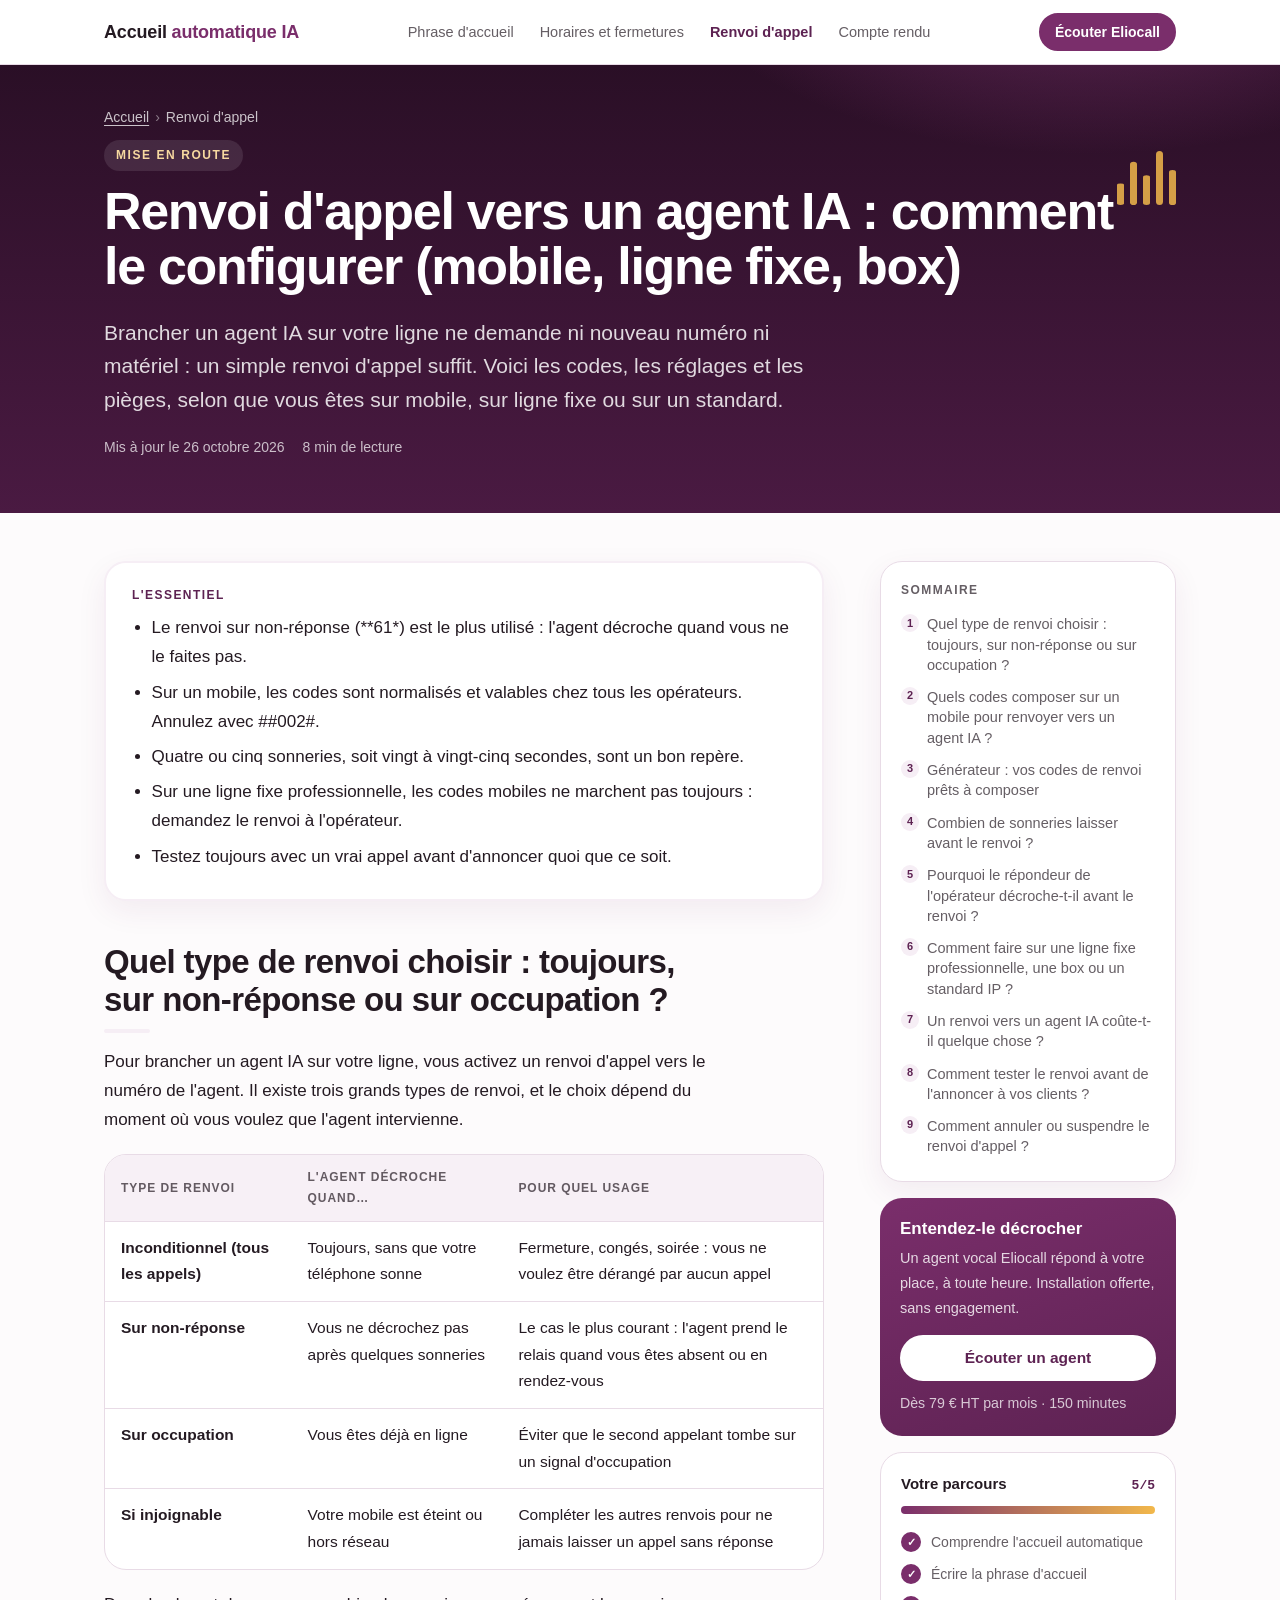
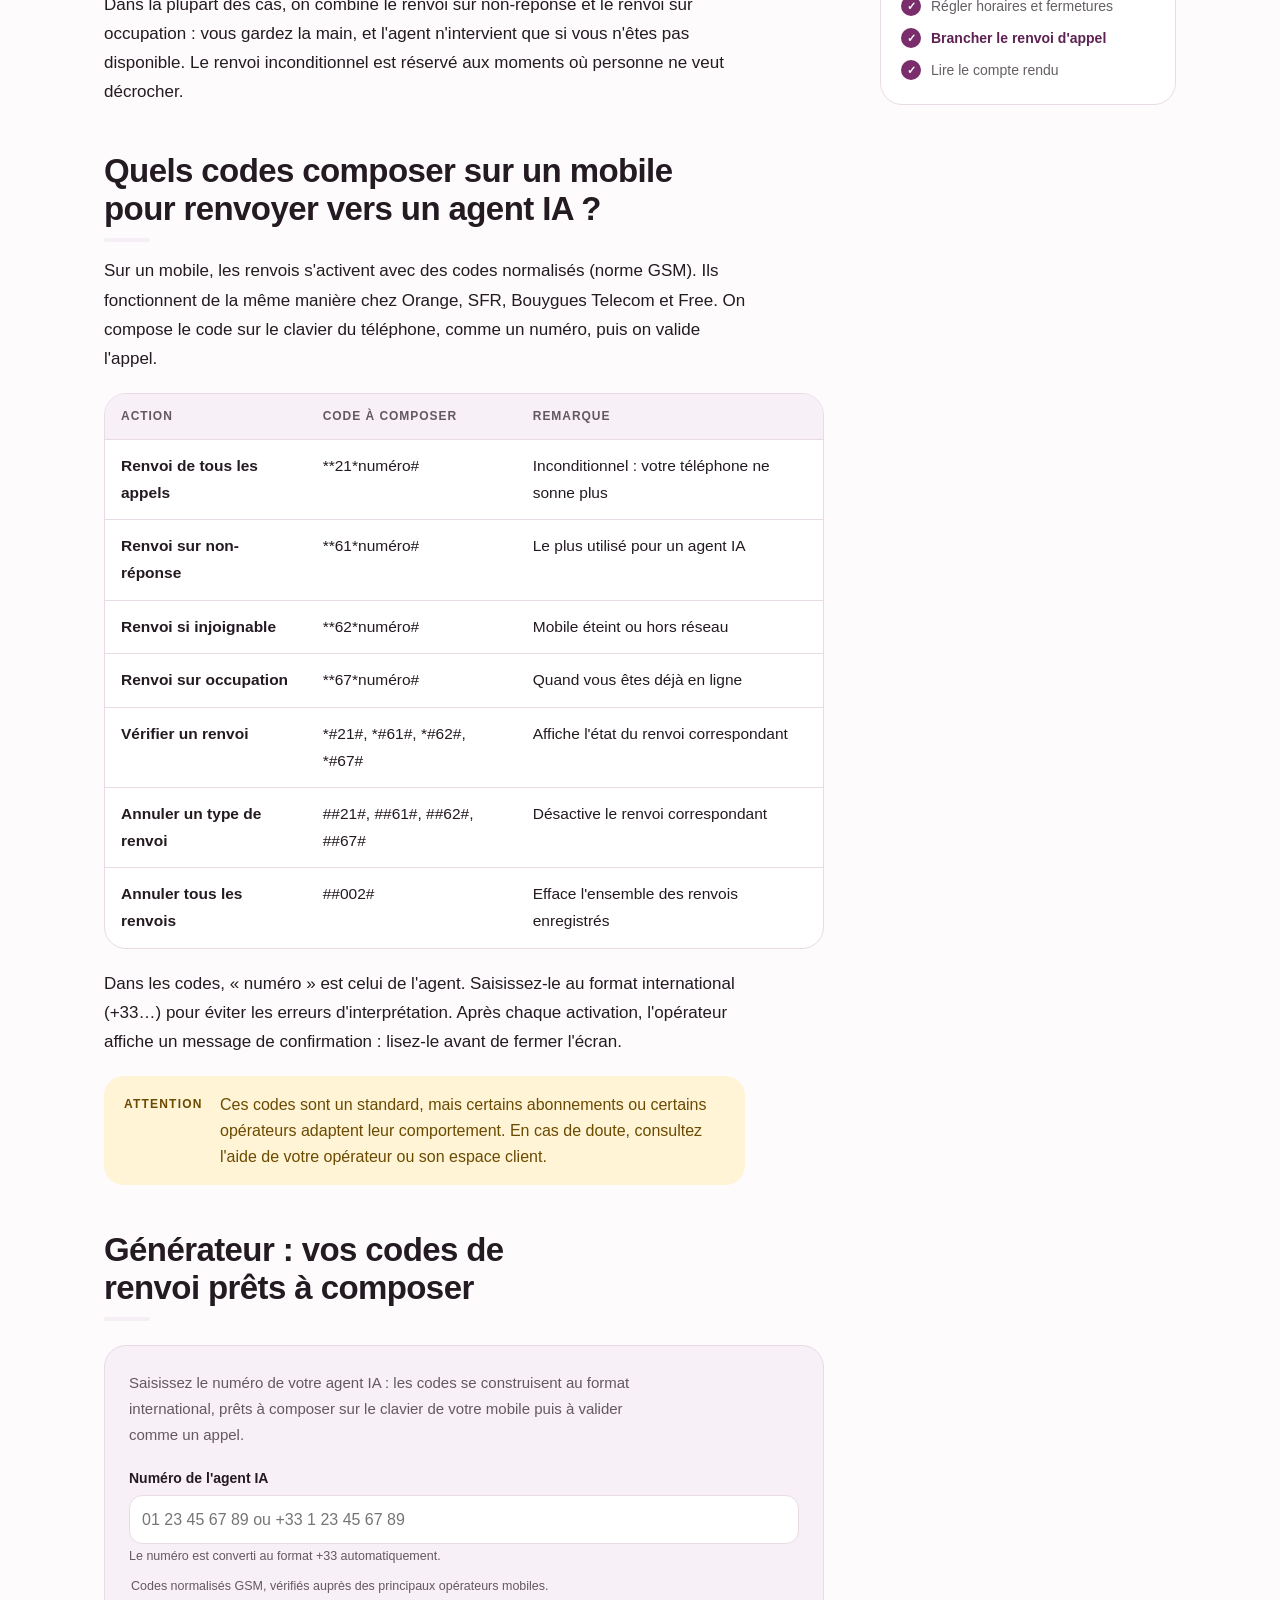
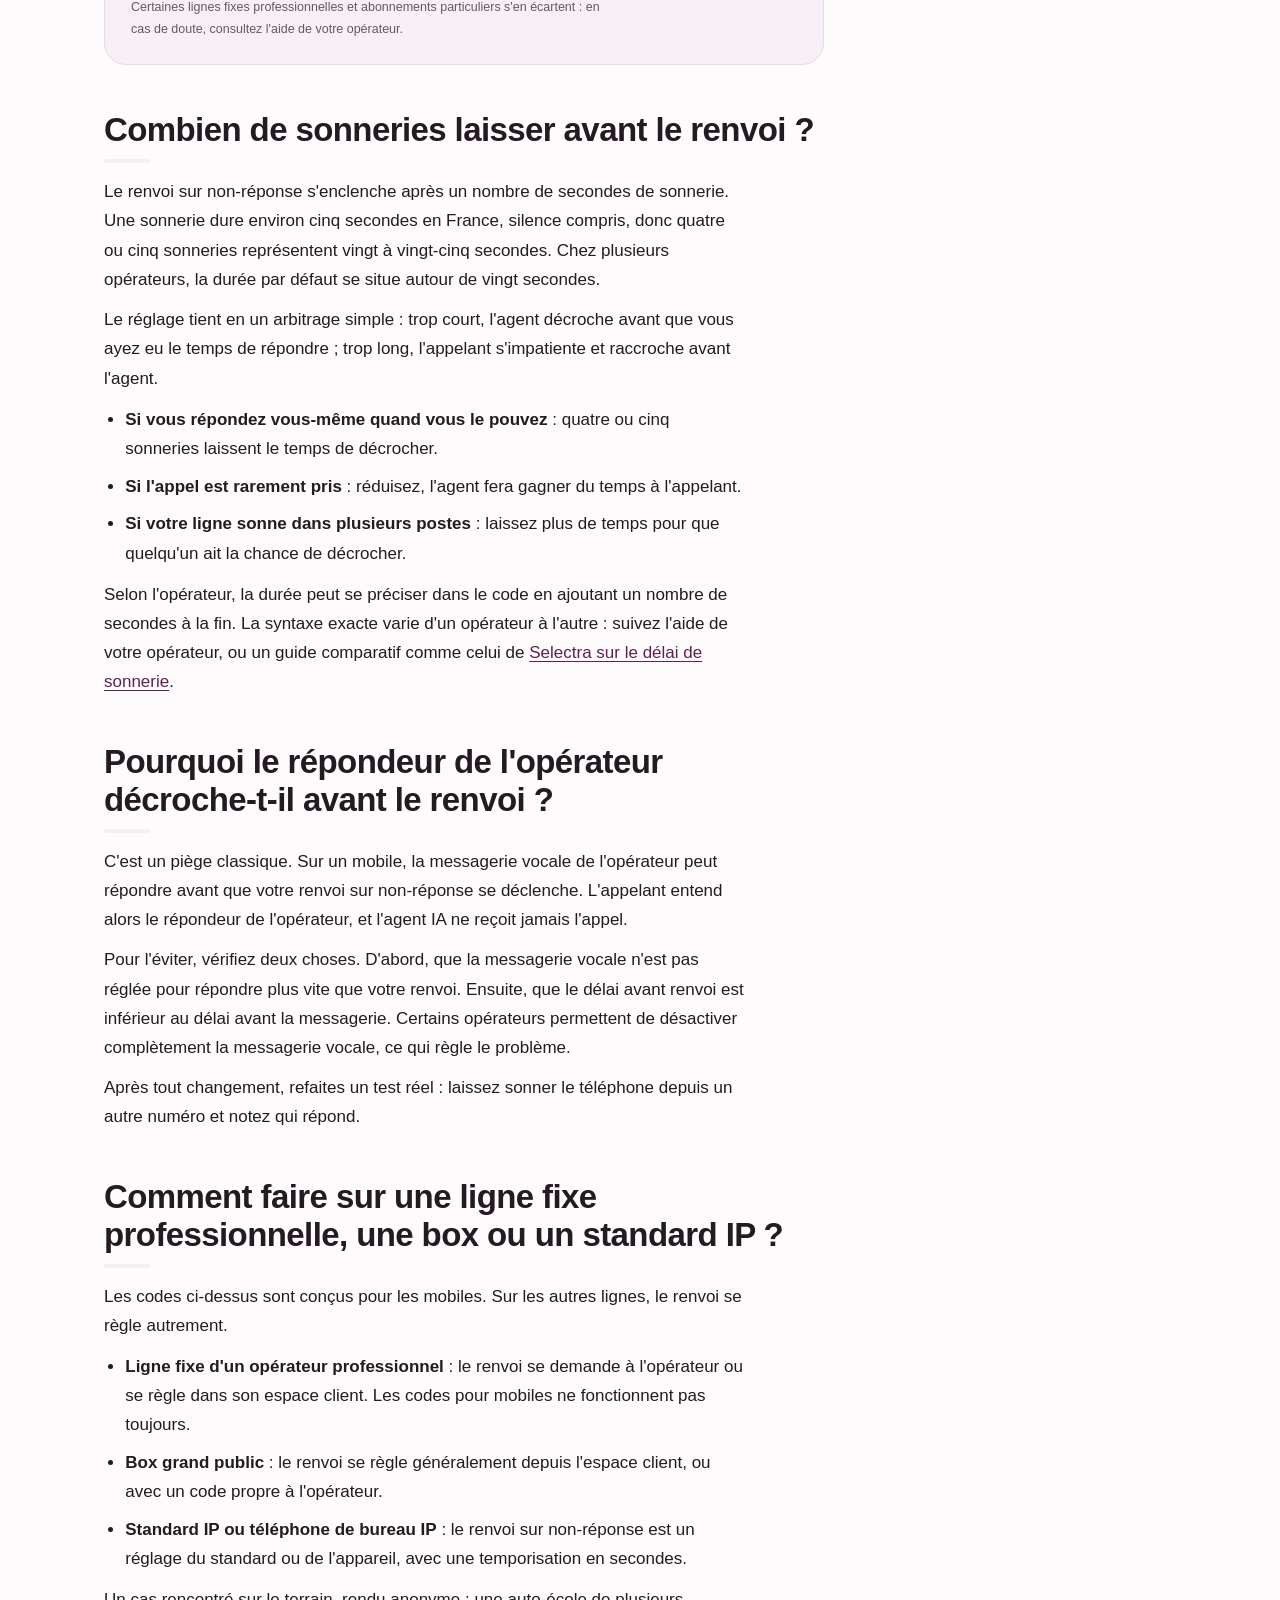
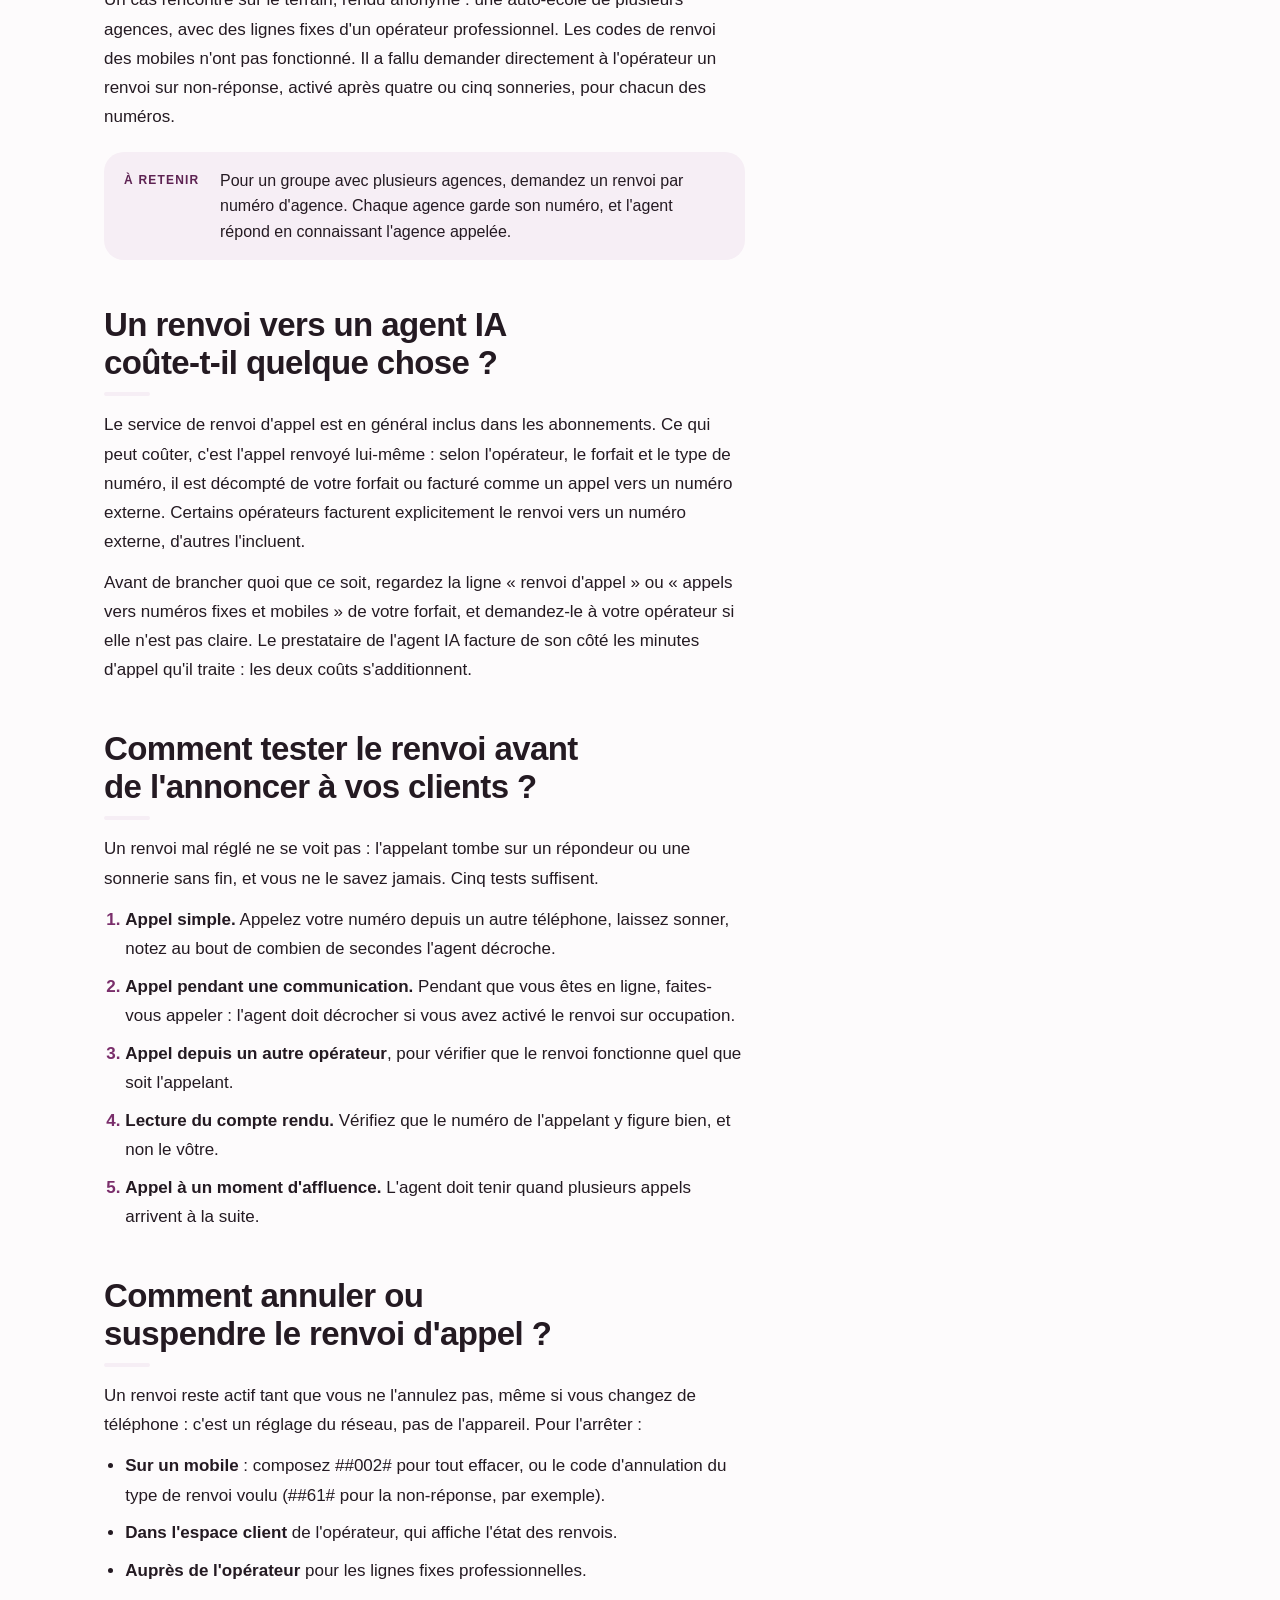
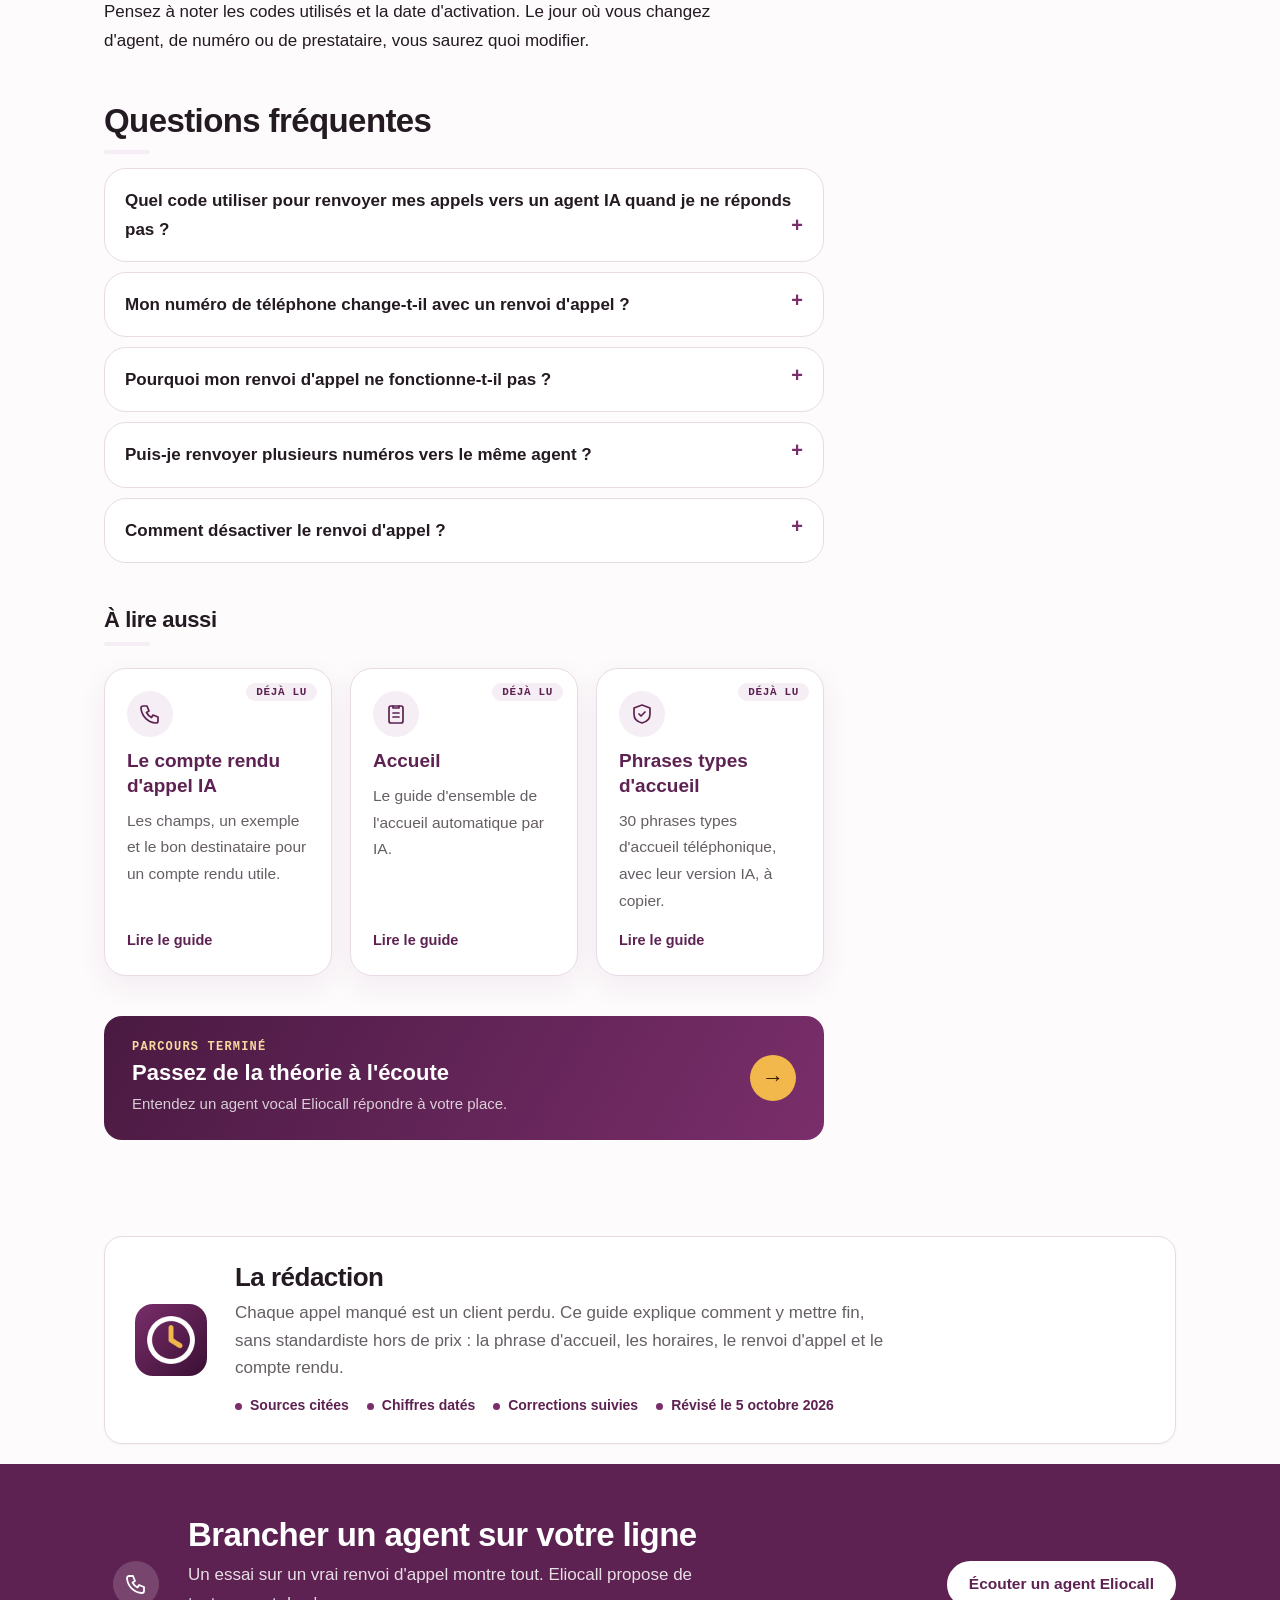
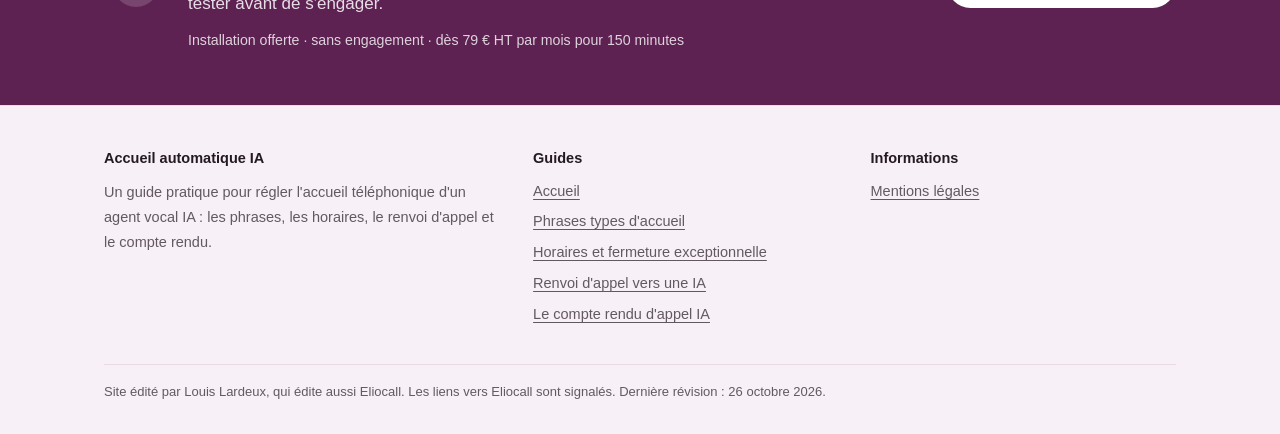
<file: renvoi-d-appel-vers-une-ia/index.html>
<!doctype html>
<html lang="fr">
<head>
<meta charset="utf-8">
<meta name="viewport" content="width=device-width, initial-scale=1">
<title>Renvoi d'appel vers une IA : codes et réglages</title>
<meta name="description" content="Configurer le renvoi d&#x27;appel vers un agent IA : non-réponse ou occupation, codes GSM, lignes fixes, box, standards IP, tests, coûts et annulation.">
<link rel="canonical" href="https://accueil-telephonique-automatique-ia.fr/renvoi-d-appel-vers-une-ia/">
<meta property="og:type" content="article">
<meta property="og:locale" content="fr_FR">
<meta property="og:site_name" content="Accueil automatique IA">
<meta property="og:title" content="Renvoi d&#x27;appel vers une IA : codes et réglages">
<meta property="og:description" content="Configurer le renvoi d&#x27;appel vers un agent IA : non-réponse ou occupation, codes GSM, lignes fixes, box, standards IP, tests, coûts et annulation.">
<meta property="og:url" content="https://accueil-telephonique-automatique-ia.fr/renvoi-d-appel-vers-une-ia/">
<meta property="og:image" content="https://accueil-telephonique-automatique-ia.fr/og-image.png">
<meta property="og:image:width" content="1200">
<meta property="og:image:height" content="630">
<meta property="og:image:alt" content="Accueil automatique IA">
<meta name="twitter:card" content="summary_large_image">
<meta name="twitter:image" content="https://accueil-telephonique-automatique-ia.fr/og-image.png">
<link rel="icon" href="/favicon.ico" sizes="48x48">
<link rel="icon" href="/favicon.svg" type="image/svg+xml">
<link rel="icon" href="/favicon-48.png" type="image/png" sizes="48x48">
<link rel="apple-touch-icon" href="/apple-touch-icon.png">
<meta name="theme-color" content="#7a2e6b">

<meta http-equiv="Content-Security-Policy" content="default-src 'self'; script-src 'self' 'unsafe-inline'; style-src 'self' 'unsafe-inline'; img-src 'self' data:; base-uri 'self'; form-action 'none'">
<meta name="referrer" content="strict-origin-when-cross-origin">
<script type="application/ld+json">{"@context": "https://schema.org", "@graph": [{"@type": "BreadcrumbList", "itemListElement": [{"@type": "ListItem", "position": 1, "name": "Accueil", "item": "https://accueil-telephonique-automatique-ia.fr/"}, {"@type": "ListItem", "position": 2, "name": "Renvoi d'appel", "item": "https://accueil-telephonique-automatique-ia.fr/renvoi-d-appel-vers-une-ia/"}]}, {"@type": "Article", "headline": "Renvoi d'appel vers un agent IA : comment le configurer (mobile, ligne fixe, box)", "description": "Configurer le renvoi d'appel vers un agent IA : non-réponse ou occupation, codes GSM, lignes fixes, box, standards IP, tests, coûts et annulation.", "inLanguage": "fr-FR", "datePublished": "2026-10-05", "dateModified": "2026-10-26", "mainEntityOfPage": "https://accueil-telephonique-automatique-ia.fr/renvoi-d-appel-vers-une-ia/", "author": {"@type": "Organization", "name": "Accueil automatique IA", "url": "https://accueil-telephonique-automatique-ia.fr"}, "publisher": {"@type": "Organization", "name": "Accueil automatique IA", "url": "https://accueil-telephonique-automatique-ia.fr"}}, {"@type": "FAQPage", "mainEntity": [{"@type": "Question", "name": "Quel code utiliser pour renvoyer mes appels vers un agent IA quand je ne réponds pas ?", "acceptedAnswer": {"@type": "Answer", "text": "Le code de renvoi sur non-réponse est **61* suivi du numéro de l'agent, puis #. Pour le renvoi sur occupation, c'est **67* suivi du numéro et de #. Ces codes sont un standard mobile, vérifiez-les ensuite avec *#61# et *#67#."}}, {"@type": "Question", "name": "Mon numéro de téléphone change-t-il avec un renvoi d'appel ?", "acceptedAnswer": {"@type": "Answer", "text": "Non. Le renvoi redirige les appels entrants sans modifier votre numéro. Vos clients continuent d'appeler le même numéro, et l'agent répond à votre place quand vous ne décrochez pas."}}, {"@type": "Question", "name": "Pourquoi mon renvoi d'appel ne fonctionne-t-il pas ?", "acceptedAnswer": {"@type": "Answer", "text": "Les causes fréquentes : la messagerie vocale de l'opérateur répond avant le renvoi, le numéro de destination est mal saisi, ou la ligne est une ligne fixe professionnelle sur laquelle les codes mobiles ne s'appliquent pas. Testez avec un appel réel et contrôlez avec *#61#."}}, {"@type": "Question", "name": "Puis-je renvoyer plusieurs numéros vers le même agent ?", "acceptedAnswer": {"@type": "Answer", "text": "Oui, dans la plupart des cas, chaque numéro étant renvoyé séparément. Pour un groupe, il est préférable qu'un numéro d'agence soit associé à une accroche qui nomme cette agence."}}, {"@type": "Question", "name": "Comment désactiver le renvoi d'appel ?", "acceptedAnswer": {"@type": "Answer", "text": "Composez ##002# pour effacer tous les renvois, ou ##61# pour la seule non-réponse. Sur les lignes fixes et les box, passez par l'espace client ou l'opérateur."}}]}]}</script>
<link rel="stylesheet" href="/style.css">
<script>(function(){var d=document.documentElement;if(window.matchMedia&&matchMedia("(prefers-reduced-motion: reduce)").matches)return;d.classList.add("a-js");setTimeout(function(){if(!window.__rvok)d.classList.add("a-show")},3500)})();</script>
</head>
<body>
<a class="a-skip" href="#contenu">Aller au contenu</a>
<div class="a-rdp" id="rdp" aria-hidden="true"><i></i></div>
<header class="a-top"><div class="a-wrap"><a class="a-brand" href="/">Accueil <span>automatique IA</span></a><nav class="a-nav" aria-label="Navigation"><a href="/phrase-d-accueil-ia/">Phrase d'accueil</a><a href="/horaires-pause-midi-fermeture/">Horaires et fermetures</a><a href="/renvoi-d-appel-vers-une-ia/" class="a-cur">Renvoi d'appel</a><a href="/compte-rendu-d-appel-ia/">Compte rendu</a></nav><a class="a-btn a-small" href="https://eliocall.com/?utm_source=accueil-telephonique-automatique-ia&amp;utm_medium=guide&amp;utm_campaign=header" rel="nofollow sponsored noopener">Écouter Eliocall</a></div></header>
<main id="contenu">
<div class="a-page-head"><div class="a-wrap"><div class="a-eq" aria-hidden="true"><i></i><i></i><i></i><i></i><i></i></div><div class="a-crumbs"><a href="/">Accueil</a><i>›</i>Renvoi d'appel</div><div class="a-kicker">Mise en route</div><h1>Renvoi d'appel vers un agent IA&nbsp;: comment le configurer (mobile, ligne fixe, box)</h1><p class="a-lead">Brancher un agent IA sur votre ligne ne demande ni nouveau numéro ni matériel&nbsp;: un simple renvoi d'appel suffit. Voici les codes, les réglages et les pièges, selon que vous êtes sur mobile, sur ligne fixe ou sur un standard.</p><div class="a-meta"><span>Mis à jour le 26 octobre 2026</span><span>8 min de lecture</span></div></div></div>
<div class="a-wrap a-layout"><article class="a-doc"><div class="a-summary"><b>L'essentiel</b><ul><li>Le renvoi sur non-réponse (**61*) est le plus utilisé&nbsp;: l'agent décroche quand vous ne le faites pas.</li><li>Sur un mobile, les codes sont normalisés et valables chez tous les opérateurs. Annulez avec ##002#.</li><li>Quatre ou cinq sonneries, soit vingt à vingt-cinq secondes, sont un bon repère.</li><li>Sur une ligne fixe professionnelle, les codes mobiles ne marchent pas toujours&nbsp;: demandez le renvoi à l'opérateur.</li><li>Testez toujours avec un vrai appel avant d'annoncer quoi que ce soit.</li></ul></div><section id="quel-type-de-renvoi-choisir-toujours-sur-non-rep" class="a-rv"><h2>Quel type de renvoi choisir&nbsp;: toujours, sur non-réponse ou sur occupation&nbsp;?</h2><p>Pour brancher un agent IA sur votre ligne, vous activez un renvoi d'appel vers le numéro de l'agent. Il existe trois grands types de renvoi, et le choix dépend du moment où vous voulez que l'agent intervienne.</p><div class="a-tablewrap"><table><tr><th>Type de renvoi</th><th>L'agent décroche quand…</th><th>Pour quel usage</th></tr><tr><td>Inconditionnel (tous les appels)</td><td>Toujours, sans que votre téléphone sonne</td><td>Fermeture, congés, soirée&nbsp;: vous ne voulez être dérangé par aucun appel</td></tr><tr><td>Sur non-réponse</td><td>Vous ne décrochez pas après quelques sonneries</td><td>Le cas le plus courant&nbsp;: l'agent prend le relais quand vous êtes absent ou en rendez-vous</td></tr><tr><td>Sur occupation</td><td>Vous êtes déjà en ligne</td><td>Éviter que le second appelant tombe sur un signal d'occupation</td></tr><tr><td>Si injoignable</td><td>Votre mobile est éteint ou hors réseau</td><td>Compléter les autres renvois pour ne jamais laisser un appel sans réponse</td></tr></table></div><p>Dans la plupart des cas, on combine le renvoi sur non-réponse et le renvoi sur occupation&nbsp;: vous gardez la main, et l'agent n'intervient que si vous n'êtes pas disponible. Le renvoi inconditionnel est réservé aux moments où personne ne veut décrocher.</p></section><section id="quels-codes-composer-sur-un-mobile-pour-renvoyer" class="a-rv"><h2>Quels codes composer sur un mobile pour renvoyer vers un agent IA&nbsp;?</h2><p>Sur un mobile, les renvois s'activent avec des codes normalisés (norme GSM). Ils fonctionnent de la même manière chez Orange, SFR, Bouygues Telecom et Free. On compose le code sur le clavier du téléphone, comme un numéro, puis on valide l'appel.</p><div class="a-tablewrap"><table><tr><th>Action</th><th>Code à composer</th><th>Remarque</th></tr><tr><td>Renvoi de tous les appels</td><td>**21*numéro#</td><td>Inconditionnel&nbsp;: votre téléphone ne sonne plus</td></tr><tr><td>Renvoi sur non-réponse</td><td>**61*numéro#</td><td>Le plus utilisé pour un agent IA</td></tr><tr><td>Renvoi si injoignable</td><td>**62*numéro#</td><td>Mobile éteint ou hors réseau</td></tr><tr><td>Renvoi sur occupation</td><td>**67*numéro#</td><td>Quand vous êtes déjà en ligne</td></tr><tr><td>Vérifier un renvoi</td><td>*#21#, *#61#, *#62#, *#67#</td><td>Affiche l'état du renvoi correspondant</td></tr><tr><td>Annuler un type de renvoi</td><td>##21#, ##61#, ##62#, ##67#</td><td>Désactive le renvoi correspondant</td></tr><tr><td>Annuler tous les renvois</td><td>##002#</td><td>Efface l'ensemble des renvois enregistrés</td></tr></table></div><p>Dans les codes, «&nbsp;numéro&nbsp;» est celui de l'agent. Saisissez-le au format international (+33…) pour éviter les erreurs d'interprétation. Après chaque activation, l'opérateur affiche un message de confirmation&nbsp;: lisez-le avant de fermer l'écran.</p><div class="a-callout a-co-warn"><strong>Attention</strong><div><p>Ces codes sont un standard, mais certains abonnements ou certains opérateurs adaptent leur comportement. En cas de doute, consultez l'aide de votre opérateur ou son espace client.</p></div></div></section><section id="generateur-codes-renvoi" class="a-rv"><h2>Générateur&nbsp;: vos codes de renvoi prêts à composer</h2><div class="a-tool" id="tl-acc-codes"><p class="a-tl">Saisissez le numéro de votre agent IA&nbsp;: les codes se construisent au format international, prêts à composer sur le clavier de votre mobile puis à valider comme un appel.</p><div class="a-field"><label for="tl-cod-num">Numéro de l'agent IA</label><input id="tl-cod-num" type="tel" placeholder="01 23 45 67 89 ou +33 1 23 45 67 89" autocomplete="off"><small id="tl-cod-msg">Le numéro est converti au format +33 automatiquement.</small></div>
<table class="a-codes" id="tl-cod-tab" data-cp="a-cp" hidden><tbody id="tl-cod-body"></tbody></table>
<p class="a-note">Codes normalisés GSM, vérifiés auprès des principaux opérateurs mobiles. Certaines lignes fixes professionnelles et abonnements particuliers s'en écartent&nbsp;: en cas de doute, consultez l'aide de votre opérateur.</p><noscript><p class="a-note">Cet outil demande JavaScript.</p></noscript></div><script>(function(){
function copyText(t,btn){var done=function(){var o=btn.getAttribute("data-l")||btn.textContent;btn.setAttribute("data-l",o);btn.textContent="Copié";setTimeout(function(){btn.textContent=o},1500)};
function fb(){var a=document.createElement("textarea");a.value=t;a.setAttribute("readonly","");a.style.position="fixed";a.style.opacity="0";document.body.appendChild(a);a.select();try{document.execCommand("copy");done()}catch(e){}document.body.removeChild(a)}
if(navigator.clipboard&&navigator.clipboard.writeText){navigator.clipboard.writeText(t).then(done,fb)}else{fb()}}
var $=function(i){return document.getElementById(i)};
function norm(raw){var s=raw.replace(/[\s.\-()]/g,"");if(/^\+\d{8,15}$/.test(s))return s;if(/^00\d{8,15}$/.test(s))return "+"+s.slice(2);if(/^0\d{9}$/.test(s))return "+33"+s.slice(1);return null}
function row(label,code,hint){var tr=document.createElement("tr");var a=document.createElement("td");a.innerHTML="<strong></strong><br><small></small>";a.querySelector("strong").textContent=label;a.querySelector("small").textContent=hint;
var b=document.createElement("td");var c=document.createElement("code");c.textContent=code;b.appendChild(c);var d=document.createElement("td");var bt=document.createElement("button");bt.type="button";bt.className=CP;bt.textContent="Copier";bt.addEventListener("click",function(){copyText(code,bt)});d.appendChild(bt);tr.appendChild(a);tr.appendChild(b);tr.appendChild(d);return tr}
var CP=document.getElementById("tl-cod-tab").getAttribute("data-cp")||"";
function run(){var raw=$("tl-cod-num").value.trim(),body=$("tl-cod-body"),tab=$("tl-cod-tab"),msg=$("tl-cod-msg");body.innerHTML="";
if(!raw){tab.hidden=true;msg.textContent="Le numéro est converti au format +33 automatiquement.";return}
var n=norm(raw);if(!n){tab.hidden=true;msg.textContent="Numéro non reconnu : saisissez 10 chiffres (01 23 45 67 89) ou un numéro international (+33 1 23 45 67 89).";return}
msg.textContent="Numéro utilisé : "+n;tab.hidden=false;
[["Renvoi sur non-réponse (le plus utilisé)","**61*"+n+"#","Quand vous ne décrochez pas"],["Renvoi sur occupation","**67*"+n+"#","Quand vous êtes déjà en ligne"],["Renvoi si injoignable","**62*"+n+"#","Mobile éteint ou hors réseau"],["Renvoi de tous les appels","**21*"+n+"#","Votre téléphone ne sonne plus"],
["Vérifier le renvoi sur non-réponse","*#61#","Affiche l'état"],["Annuler le renvoi sur non-réponse","##61#","Désactive ce renvoi"],["Annuler tous les renvois","##002#","Efface l'ensemble"]].forEach(function(r){body.appendChild(row(r[0],r[1],r[2]))})}
$("tl-cod-num").addEventListener("input",run);run();})();</script></section><section id="combien-de-sonneries-laisser-avant-le-renvoi" class="a-rv"><h2>Combien de sonneries laisser avant le renvoi&nbsp;?</h2><p>Le renvoi sur non-réponse s'enclenche après un nombre de secondes de sonnerie. Une sonnerie dure environ cinq secondes en France, silence compris, donc quatre ou cinq sonneries représentent vingt à vingt-cinq secondes. Chez plusieurs opérateurs, la durée par défaut se situe autour de vingt secondes.</p><p>Le réglage tient en un arbitrage simple&nbsp;: trop court, l'agent décroche avant que vous ayez eu le temps de répondre&nbsp;; trop long, l'appelant s'impatiente et raccroche avant l'agent.</p><ul class="a-clean"><li><strong>Si vous répondez vous-même quand vous le pouvez</strong>&nbsp;: quatre ou cinq sonneries laissent le temps de décrocher.</li><li><strong>Si l'appel est rarement pris</strong>&nbsp;: réduisez, l'agent fera gagner du temps à l'appelant.</li><li><strong>Si votre ligne sonne dans plusieurs postes</strong>&nbsp;: laissez plus de temps pour que quelqu'un ait la chance de décrocher.</li></ul><p>Selon l'opérateur, la durée peut se préciser dans le code en ajoutant un nombre de secondes à la fin. La syntaxe exacte varie d'un opérateur à l'autre&nbsp;: suivez l'aide de votre opérateur, ou un guide comparatif comme celui de <a href="https://selectra.info/telecom/actualites/marche/delai-sonnerie-avant-repondeur-code-operateur" rel="noopener">Selectra sur le délai de sonnerie</a>.</p></section><section id="pourquoi-le-repondeur-de-l-operateur-decroche-t-" class="a-rv"><h2>Pourquoi le répondeur de l'opérateur décroche-t-il avant le renvoi&nbsp;?</h2><p>C'est un piège classique. Sur un mobile, la messagerie vocale de l'opérateur peut répondre avant que votre renvoi sur non-réponse se déclenche. L'appelant entend alors le répondeur de l'opérateur, et l'agent IA ne reçoit jamais l'appel.</p><p>Pour l'éviter, vérifiez deux choses. D'abord, que la messagerie vocale n'est pas réglée pour répondre plus vite que votre renvoi. Ensuite, que le délai avant renvoi est inférieur au délai avant la messagerie. Certains opérateurs permettent de désactiver complètement la messagerie vocale, ce qui règle le problème.</p><p>Après tout changement, refaites un test réel&nbsp;: laissez sonner le téléphone depuis un autre numéro et notez qui répond.</p></section><section id="comment-faire-sur-une-ligne-fixe-professionnelle" class="a-rv"><h2>Comment faire sur une ligne fixe professionnelle, une box ou un standard IP&nbsp;?</h2><p>Les codes ci-dessus sont conçus pour les mobiles. Sur les autres lignes, le renvoi se règle autrement.</p><ul class="a-clean"><li><strong>Ligne fixe d'un opérateur professionnel</strong>&nbsp;: le renvoi se demande à l'opérateur ou se règle dans son espace client. Les codes pour mobiles ne fonctionnent pas toujours.</li><li><strong>Box grand public</strong>&nbsp;: le renvoi se règle généralement depuis l'espace client, ou avec un code propre à l'opérateur.</li><li><strong>Standard IP ou téléphone de bureau IP</strong>&nbsp;: le renvoi sur non-réponse est un réglage du standard ou de l'appareil, avec une temporisation en secondes.</li></ul><p>Un cas rencontré sur le terrain, rendu anonyme&nbsp;: une auto-école de plusieurs agences, avec des lignes fixes d'un opérateur professionnel. Les codes de renvoi des mobiles n'ont pas fonctionné. Il a fallu demander directement à l'opérateur un renvoi sur non-réponse, activé après quatre ou cinq sonneries, pour chacun des numéros.</p><div class="a-callout a-co-tip"><strong>À retenir</strong><div><p>Pour un groupe avec plusieurs agences, demandez un renvoi par numéro d'agence. Chaque agence garde son numéro, et l'agent répond en connaissant l'agence appelée.</p></div></div></section><section id="un-renvoi-vers-un-agent-ia-coute-t-il-quelque-ch" class="a-rv"><h2>Un renvoi vers un agent IA coûte-t-il quelque chose&nbsp;?</h2><p>Le service de renvoi d'appel est en général inclus dans les abonnements. Ce qui peut coûter, c'est l'appel renvoyé lui-même&nbsp;: selon l'opérateur, le forfait et le type de numéro, il est décompté de votre forfait ou facturé comme un appel vers un numéro externe. Certains opérateurs facturent explicitement le renvoi vers un numéro externe, d'autres l'incluent.</p><p>Avant de brancher quoi que ce soit, regardez la ligne «&nbsp;renvoi d'appel&nbsp;» ou «&nbsp;appels vers numéros fixes et mobiles&nbsp;» de votre forfait, et demandez-le à votre opérateur si elle n'est pas claire. Le prestataire de l'agent IA facture de son côté les minutes d'appel qu'il traite&nbsp;: les deux coûts s'additionnent.</p></section><section id="comment-tester-le-renvoi-avant-de-l-annoncer-a-v" class="a-rv"><h2>Comment tester le renvoi avant de l'annoncer à vos clients&nbsp;?</h2><p>Un renvoi mal réglé ne se voit pas&nbsp;: l'appelant tombe sur un répondeur ou une sonnerie sans fin, et vous ne le savez jamais. Cinq tests suffisent.</p><ol class="a-rules"><li><strong>Appel simple.</strong> Appelez votre numéro depuis un autre téléphone, laissez sonner, notez au bout de combien de secondes l'agent décroche.</li><li><strong>Appel pendant une communication.</strong> Pendant que vous êtes en ligne, faites-vous appeler&nbsp;: l'agent doit décrocher si vous avez activé le renvoi sur occupation.</li><li><strong>Appel depuis un autre opérateur</strong>, pour vérifier que le renvoi fonctionne quel que soit l'appelant.</li><li><strong>Lecture du compte rendu.</strong> Vérifiez que le numéro de l'appelant y figure bien, et non le vôtre.</li><li><strong>Appel à un moment d'affluence.</strong> L'agent doit tenir quand plusieurs appels arrivent à la suite.</li></ol></section><section id="comment-annuler-ou-suspendre-le-renvoi-d-appel" class="a-rv"><h2>Comment annuler ou suspendre le renvoi d'appel&nbsp;?</h2><p>Un renvoi reste actif tant que vous ne l'annulez pas, même si vous changez de téléphone&nbsp;: c'est un réglage du réseau, pas de l'appareil. Pour l'arrêter&nbsp;:</p><ul class="a-clean"><li><strong>Sur un mobile</strong>&nbsp;: composez ##002# pour tout effacer, ou le code d'annulation du type de renvoi voulu (##61# pour la non-réponse, par exemple).</li><li><strong>Dans l'espace client</strong> de l'opérateur, qui affiche l'état des renvois.</li><li><strong>Auprès de l'opérateur</strong> pour les lignes fixes professionnelles.</li></ul><p>Pensez à noter les codes utilisés et la date d'activation. Le jour où vous changez d'agent, de numéro ou de prestataire, vous saurez quoi modifier.</p></section><section id="questions" class="a-rv"><h2>Questions fréquentes</h2><details><summary>Quel code utiliser pour renvoyer mes appels vers un agent IA quand je ne réponds pas&nbsp;?</summary><p>Le code de renvoi sur non-réponse est **61* suivi du numéro de l'agent, puis #. Pour le renvoi sur occupation, c'est **67* suivi du numéro et de #. Ces codes sont un standard mobile, vérifiez-les ensuite avec *#61# et *#67#.</p></details><details><summary>Mon numéro de téléphone change-t-il avec un renvoi d'appel&nbsp;?</summary><p>Non. Le renvoi redirige les appels entrants sans modifier votre numéro. Vos clients continuent d'appeler le même numéro, et l'agent répond à votre place quand vous ne décrochez pas.</p></details><details><summary>Pourquoi mon renvoi d'appel ne fonctionne-t-il pas&nbsp;?</summary><p>Les causes fréquentes&nbsp;: la messagerie vocale de l'opérateur répond avant le renvoi, le numéro de destination est mal saisi, ou la ligne est une ligne fixe professionnelle sur laquelle les codes mobiles ne s'appliquent pas. Testez avec un appel réel et contrôlez avec *#61#.</p></details><details><summary>Puis-je renvoyer plusieurs numéros vers le même agent&nbsp;?</summary><p>Oui, dans la plupart des cas, chaque numéro étant renvoyé séparément. Pour un groupe, il est préférable qu'un numéro d'agence soit associé à une accroche qui nomme cette agence.</p></details><details><summary>Comment désactiver le renvoi d'appel&nbsp;?</summary><p>Composez ##002# pour effacer tous les renvois, ou ##61# pour la seule non-réponse. Sur les lignes fixes et les box, passez par l'espace client ou l'opérateur.</p></details></section><div class="a-related"><h2>À lire aussi</h2><div class="a-cards a-cols3"><a class="a-card" href="/compte-rendu-d-appel-ia/"><span class="a-ico" aria-hidden="true"><svg viewBox="0 0 24 24" width="24" height="24" fill="none" stroke="currentColor" stroke-width="1.7" stroke-linecap="round" stroke-linejoin="round"><path d="M5 4h4l2 5-2.5 1.5a11 11 0 0 0 5 5L15 13l5 2v4a2 2 0 0 1-2 2A16 16 0 0 1 3 6a2 2 0 0 1 2-2z"/></svg></span><h3>Le compte rendu d'appel IA</h3><p>Les champs, un exemple et le bon destinataire pour un compte rendu utile.</p><span class="a-more">Lire le guide</span></a><a class="a-card" href="/"><span class="a-ico" aria-hidden="true"><svg viewBox="0 0 24 24" width="24" height="24" fill="none" stroke="currentColor" stroke-width="1.7" stroke-linecap="round" stroke-linejoin="round"><rect x="5" y="4" width="14" height="17" rx="2"/><path d="M9 4v2h6V4M9 11h6M9 15h6"/></svg></span><h3>Accueil</h3><p>Le guide d'ensemble de l'accueil automatique par IA.</p><span class="a-more">Lire le guide</span></a><a class="a-card" href="/phrase-d-accueil-ia/"><span class="a-ico" aria-hidden="true"><svg viewBox="0 0 24 24" width="24" height="24" fill="none" stroke="currentColor" stroke-width="1.7" stroke-linecap="round" stroke-linejoin="round"><path d="M12 3l8 3v6c0 5-3.5 8-8 9-4.5-1-8-4-8-9V6z"/><path d="M9 12l2 2 4-4"/></svg></span><h3>Phrases types d'accueil</h3><p>30 phrases types d'accueil téléphonique, avec leur version IA, à copier.</p><span class="a-more">Lire le guide</span></a></div></div><div id="nx-box" hidden></div></article><aside class="a-side"><nav class="a-toc" aria-label="Sommaire"><b>Sommaire</b><ol><li><a href="#quel-type-de-renvoi-choisir-toujours-sur-non-rep">Quel type de renvoi choisir&nbsp;: toujours, sur non-réponse ou sur occupation&nbsp;?</a></li><li><a href="#quels-codes-composer-sur-un-mobile-pour-renvoyer">Quels codes composer sur un mobile pour renvoyer vers un agent IA&nbsp;?</a></li><li><a href="#generateur-codes-renvoi">Générateur&nbsp;: vos codes de renvoi prêts à composer</a></li><li><a href="#combien-de-sonneries-laisser-avant-le-renvoi">Combien de sonneries laisser avant le renvoi&nbsp;?</a></li><li><a href="#pourquoi-le-repondeur-de-l-operateur-decroche-t-">Pourquoi le répondeur de l'opérateur décroche-t-il avant le renvoi&nbsp;?</a></li><li><a href="#comment-faire-sur-une-ligne-fixe-professionnelle">Comment faire sur une ligne fixe professionnelle, une box ou un standard IP&nbsp;?</a></li><li><a href="#un-renvoi-vers-un-agent-ia-coute-t-il-quelque-ch">Un renvoi vers un agent IA coûte-t-il quelque chose&nbsp;?</a></li><li><a href="#comment-tester-le-renvoi-avant-de-l-annoncer-a-v">Comment tester le renvoi avant de l'annoncer à vos clients&nbsp;?</a></li><li><a href="#comment-annuler-ou-suspendre-le-renvoi-d-appel">Comment annuler ou suspendre le renvoi d'appel&nbsp;?</a></li></ol></nav><div class="a-sidecta"><b>Entendez-le décrocher</b><p>Un agent vocal Eliocall répond à votre place, à toute heure. Installation offerte, sans engagement.</p><a class="a-btn" href="https://eliocall.com/?utm_source=accueil-telephonique-automatique-ia&utm_medium=guide&utm_campaign=ecouter#hero-form" rel="nofollow sponsored noopener">Écouter un agent</a><small style="display:block;margin-top:10px;opacity:.75">Dès 79 € HT par mois · 150 minutes</small></div><div id="jr-box" hidden></div></aside></div>
<section class="a-rdn" id="redaction"><div class="a-wrap"><div class="a-rdc"><img class="a-rdm" src="/icon-192.png" alt="Logo de la rédaction" width="72" height="72" loading="lazy" decoding="async"><div><h2>La rédaction</h2><p>Chaque appel manqué est un client perdu. Ce guide explique comment y mettre fin, sans standardiste hors de prix&nbsp;: la phrase d'accueil, les horaires, le renvoi d'appel et le compte rendu.</p><ul><li>Sources citées</li><li>Chiffres datés</li><li>Corrections suivies</li><li>Révisé le 5 octobre 2026</li></ul></div></div></div></section>
<div class="a-band"><div class="a-wrap"><div><div class="a-rg" aria-hidden="true"><span></span><span></span><span></span><b><svg viewBox="0 0 24 24" width="24" height="24" fill="none" stroke="#fff" stroke-width="1.8" stroke-linecap="round" stroke-linejoin="round"><path d="M5 4h4l2 5-2.5 1.5a11 11 0 0 0 5 5L15 13l5 2v4a2 2 0 0 1-2 2A16 16 0 0 1 3 6a2 2 0 0 1 2-2z"/></svg></b></div><div><h2>Brancher un agent sur votre ligne</h2><p>Un essai sur un vrai renvoi d'appel montre tout. Eliocall propose de tester avant de s'engager.</p><small style="display:block;margin-top:10px;opacity:.8">Installation offerte · sans engagement · dès 79 € HT par mois pour 150 minutes</small></div></div><a class="a-btn" href="https://eliocall.com/?utm_source=accueil-telephonique-automatique-ia&amp;utm_medium=guide&amp;utm_campaign=accueil-renvoi" rel="nofollow sponsored noopener">Écouter un agent Eliocall</a></div></div>
</main>
<footer class="a-foot"><div class="a-wrap"><div><b>Accueil <span>automatique IA</span></b><p>Un guide pratique pour régler l'accueil téléphonique d'un agent vocal IA&nbsp;: les phrases, les horaires, le renvoi d'appel et le compte rendu.</p></div><div><b>Guides</b><ul><li><a href="/">Accueil</a></li><li><a href="/phrase-d-accueil-ia/">Phrases types d'accueil</a></li><li><a href="/horaires-pause-midi-fermeture/">Horaires et fermeture exceptionnelle</a></li><li><a href="/renvoi-d-appel-vers-une-ia/">Renvoi d'appel vers une IA</a></li><li><a href="/compte-rendu-d-appel-ia/">Le compte rendu d'appel IA</a></li></ul></div><div><b>Informations</b><ul><li><a href="/mentions-legales/">Mentions légales</a></li></ul></div><div class="a-small">Site édité par Louis Lardeux, qui édite aussi Eliocall. Les liens vers Eliocall sont signalés. Dernière révision&nbsp;: 26 octobre 2026.</div></div></footer>
<script>(function(){var P="a-",d=document;if(window.matchMedia&&matchMedia("(prefers-reduced-motion: reduce)").matches)return;window.__rvok=1;
var rd=d.getElementById("rdp"),bar=rd&&rd.firstElementChild,top=d.querySelector("."+P+"top"),tk=false;
function onS(){tk=false;var h=d.documentElement,max=h.scrollHeight-h.clientHeight,y=window.pageYOffset||h.scrollTop;if(bar&&max>0)bar.style.transform="scaleX("+Math.min(1,y/max)+")";if(top){if(y>8)top.classList.add(P+"sc");else top.classList.remove(P+"sc")}}
window.addEventListener("scroll",function(){if(!tk){tk=true;requestAnimationFrame(onS)}},{passive:true});onS();
var ap=[].slice.call(d.querySelectorAll("[data-ap]"));if("IntersectionObserver" in window){var ao=new IntersectionObserver(function(es){es.forEach(function(e){if(e.isIntersecting)e.target.removeAttribute("data-off");else e.target.setAttribute("data-off","1")})},{rootMargin:"80px"});ap.forEach(function(el){ao.observe(el)})}
var rv=[].slice.call(d.querySelectorAll("."+P+"rv"));
if("IntersectionObserver" in window){var io=new IntersectionObserver(function(es){es.forEach(function(e){if(e.isIntersecting){e.target.classList.add(P+"in");io.unobserve(e.target)}})},{threshold:.06,rootMargin:"0px 0px -5% 0px"});rv.forEach(function(el){io.observe(el)})}else{rv.forEach(function(el){el.classList.add(P+"in")})}
var links=[].slice.call(d.querySelectorAll("."+P+"toc a")),map={};links.forEach(function(a){map[a.getAttribute("href").slice(1)]=a});
if("IntersectionObserver" in window&&links.length){var so=new IntersectionObserver(function(es){es.forEach(function(e){if(e.isIntersecting){links.forEach(function(a){a.classList.remove(P+"act")});var a=map[e.target.id];if(a)a.classList.add(P+"act")}})},{rootMargin:"-18% 0px -70% 0px"});[].slice.call(d.querySelectorAll("."+P+"doc section[id]")).forEach(function(x){so.observe(x)})}
})();</script>

<div id="stk" role="complementary" aria-label="Écouter un agent vocal"><a href="https://eliocall.com/?utm_source=accueil-telephonique-automatique-ia&utm_medium=guide&utm_campaign=ecouter#hero-form" rel="nofollow sponsored noopener"><span class="a-w" aria-hidden="true"><i></i><i></i><i></i><i></i></span><span><b>Entendre un agent vocal Eliocall</b><small>Démonstration sur eliocall.com</small></span></a><button type="button" id="stk-x" aria-label="Masquer">×</button></div>
<script>(function(){
var $=function(i){return document.getElementById(i)},KS="acc-seen-v1",KR="acc-last-v1",CUR=location.pathname.replace(/index\.html$/,""),J=[["/", "Comprendre l'accueil automatique", "Fonctionnement, situations et mise en place"], ["/phrase-d-accueil-ia/", "Écrire la phrase d'accueil", "Huit modèles par situation et par métier"], ["/horaires-pause-midi-fermeture/", "Régler horaires et fermetures", "Pause, congés, jours exceptionnels"], ["/renvoi-d-appel-vers-une-ia/", "Brancher le renvoi d'appel", "Codes et réglages, mobile, fixe et box"], ["/compte-rendu-d-appel-ia/", "Lire le compte rendu", "Les champs utiles et un exemple"]],HEAR="https://eliocall.com/?utm_source=accueil-telephonique-automatique-ia&utm_medium=guide&utm_campaign=ecouter#hero-form";
var seen={};try{seen=JSON.parse(localStorage.getItem(KS)||"{}")}catch(e){}seen[CUR]=1;try{localStorage.setItem(KS,JSON.stringify(seen))}catch(e){}
function n(){return J.filter(function(x){return seen[x[0]]}).length}
/* parcours dans la colonne latérale */
var jr=$("jr-box");if(jr){var h=document.createElement("h4"),t=document.createElement("strong");t.textContent="Votre parcours";var c=document.createElement("span");c.textContent=n()+"/"+J.length;h.appendChild(t);h.appendChild(c);jr.appendChild(h);
var pr=document.createElement("div");pr.setAttribute("data-pr","");var bar=document.createElement("i");pr.appendChild(bar);jr.appendChild(pr);var ol=document.createElement("ol");
J.forEach(function(x,i){var li=document.createElement("li"),a=document.createElement("a");a.href=x[0];if(x[0]===CUR)a.setAttribute("aria-current","page");if(seen[x[0]])a.setAttribute("data-seen","1");var em=document.createElement("em");em.textContent=seen[x[0]]?"✓":(i+1);a.appendChild(em);a.appendChild(document.createTextNode(x[1]));li.appendChild(a);ol.appendChild(li)});jr.appendChild(ol);jr.hidden=false;setTimeout(function(){bar.style.width=Math.round(100*n()/J.length)+"%"},60)}
/* badges « déjà lu » sur les cartes */
[].slice.call(document.querySelectorAll("a[href^='/']")).forEach(function(a){var p=a.getAttribute("href").split("#")[0];if(a.className&&/card/.test(a.className)){a.setAttribute("data-card","");if(seen[p]&&p!==CUR)a.setAttribute("data-seen","1")}});
/* suite de lecture */
var nx=$("nx-box");if(nx){var idx=-1;J.forEach(function(x,i){if(x[0]===CUR)idx=i});var nxt=null;for(var k=1;k<=J.length;k++){var c2=J[(idx+k)%J.length];if(!seen[c2[0]]){nxt=c2;break}}
var a=document.createElement("a");if(nxt){a.href=nxt[0];a.innerHTML="<div><small>Continuer votre parcours</small><strong></strong><span></span></div><b>→</b>";a.querySelector("strong").textContent=nxt[1];a.querySelector("span").textContent=nxt[2]}
else{a.href=HEAR;a.rel="nofollow sponsored noopener";a.innerHTML="<div><small>Parcours terminé</small><strong>Passez de la théorie à l'écoute</strong><span>Entendez un agent vocal Eliocall répondre à votre place.</span></div><b>→</b>"}
nx.appendChild(a);nx.hidden=false}
/* bouton flottant */
var stk=$("stk");try{if(sessionStorage.getItem("acc-stk-x"))stk.hidden=true}catch(e){}
$("stk-x").addEventListener("click",function(){stk.hidden=true;try{sessionStorage.setItem("acc-stk-x","1")}catch(e){}});
function onScroll(){var y=window.pageYOffset,max=document.documentElement.scrollHeight-innerHeight;var tt=$("rs-toast");if(tt&&y>300)tt.removeAttribute("data-show");if(y>700&&y<max-420)stk.setAttribute("data-show","");else stk.removeAttribute("data-show")}
window.addEventListener("scroll",function(){requestAnimationFrame(onScroll)},{passive:true});onScroll();
/* reprendre la lecture */
var secs=[].slice.call(document.querySelectorAll("section[id]")).filter(function(s){return s.id!=="demo"&&s.querySelector("h2")}),tk=0;
function save(){var best=null;secs.forEach(function(s){var r=s.getBoundingClientRect();if(r.top<innerHeight*.45)best=s});if(!best||window.pageYOffset<500)return;try{localStorage.setItem(KR,JSON.stringify({p:CUR,id:best.id,h:best.querySelector("h2").textContent.replace(/\s+/g," ").trim(),t:Date.now()}))}catch(e){}}
window.addEventListener("scroll",function(){clearTimeout(tk);tk=setTimeout(save,700)},{passive:true});
try{var last=JSON.parse(localStorage.getItem(KR)||"null");if(last&&Date.now()-last.t<14*864e5&&window.pageYOffset<200&&!location.hash){var tg=last.p===CUR?document.getElementById(last.id):null;if(last.p!==CUR||tg){var ts=document.createElement("div");ts.id="rs-toast";ts.setAttribute("role","status");var p=document.createElement("p");p.textContent=(last.p===CUR?"Reprendre à « ":"Reprendre votre lecture : « ")+last.h.slice(0,70)+" »";ts.appendChild(p);
var go=document.createElement(last.p===CUR?"button":"a");go.textContent="Reprendre";if(last.p===CUR){go.type="button";go.addEventListener("click",function(){tg.scrollIntoView({behavior:"smooth",block:"start"});ts.removeAttribute("data-show")})}else{go.href=last.p+"#"+last.id}ts.appendChild(go);
var no=document.createElement("button");no.type="button";no.setAttribute("data-no","");no.textContent="Non merci";no.addEventListener("click",function(){ts.removeAttribute("data-show");try{localStorage.removeItem(KR)}catch(e){}});ts.appendChild(no);document.body.appendChild(ts);setTimeout(function(){ts.setAttribute("data-show","")},1400);setTimeout(function(){ts.removeAttribute("data-show")},14000)}}}catch(e){}
})();</script>

</body>
</html>
</file>
<file: style.css>
:root{--bg:#fdfbfc;--surface:#f7f0f6;--ink:#241a22;--ink-2:rgba(36,26,34,.70);--line:#e8dbe6;--accent:#7a2e6b;--accent-deep:#5d2252;--accent-soft:#f6eef5;--on-accent:#fff;--r:22px;--shadow:0 10px 30px rgba(93,34,82,.07);--warn-bg:#fff4d6;--warn-ink:#6b4a00;--ok:#1f8a5b}
*{box-sizing:border-box}
html{scroll-behavior:smooth;-webkit-text-size-adjust:100%}
body{margin:0;background:var(--bg);color:var(--ink);font-family:-apple-system,BlinkMacSystemFont,"SF Pro Text","Segoe UI",Roboto,"Helvetica Neue",Arial,sans-serif;font-size:17px;line-height:1.72}
h1,h2,h3,.a-brand{font-family:-apple-system,BlinkMacSystemFont,"SF Pro Display","Segoe UI",Roboto,"Helvetica Neue",Arial,sans-serif;color:var(--ink)}
a{color:var(--accent-deep);text-underline-offset:3px}
a:focus-visible,summary:focus-visible,.a-btn:focus-visible{outline:3px solid var(--accent);outline-offset:3px;border-radius:6px}
.a-skip{position:absolute;left:-9999px}.a-skip:focus{left:12px;top:12px;background:#fff;padding:8px 12px;z-index:50}
.a-wrap{max-width:1120px;margin:0 auto;padding:0 24px}
.a-top{position:sticky;top:0;z-index:30;background:rgba(255,255,255,.94);backdrop-filter:saturate(1.4) blur(8px);border-bottom:1px solid var(--line)}
.a-top .a-wrap{display:flex;align-items:center;justify-content:space-between;gap:16px;min-height:64px}
.a-brand{font-weight:800;font-size:18px;letter-spacing:-.01em;text-decoration:none;color:var(--ink)}
.a-brand span{color:var(--accent)}
.a-nav{display:flex;align-items:center;gap:6px;flex-wrap:wrap}
.a-nav a{font-size:14.5px;text-decoration:none;color:var(--ink-2);padding:8px 10px;border-radius:8px}
.a-nav a:hover{background:var(--accent-soft);color:var(--accent-deep)}
.a-nav a.a-cur{color:var(--accent-deep);font-weight:700}
.a-btn{display:inline-block;background:var(--accent);color:var(--on-accent);font-weight:700;text-decoration:none;border-radius:calc(var(--r) * .8);padding:12px 20px;font-size:15.5px;line-height:1.2;border:2px solid var(--accent)}
.a-btn:hover{background:var(--accent-deep);border-color:var(--accent-deep)}
.a-btn.a-ghost{background:transparent;color:var(--accent-deep)}
.a-btn.a-ghost:hover{background:var(--accent-soft)}
.a-btn.a-small{padding:9px 14px;font-size:14px;white-space:nowrap}
.a-kicker{text-transform:uppercase;letter-spacing:.13em;font-size:12px;font-weight:800;color:var(--accent-deep)}
h1{font-size:clamp(32px,4.8vw,52px);line-height:1.07;letter-spacing:-.025em;margin:.25em 0 .4em;text-wrap:balance}
h2{font-size:clamp(25px,3vw,33px);line-height:1.15;letter-spacing:-.018em;margin:0 0 14px;text-wrap:balance}
h3{font-size:19px;line-height:1.3;margin:0 0 6px}
p{margin:.65em 0;max-width:68ch}
.a-lead{font-size:clamp(18px,2vw,21px);color:var(--ink-2);max-width:60ch;line-height:1.6;margin:0}
.a-hero{padding:56px 0 44px;background:radial-gradient(900px 420px at 85% 0%,#f3e3f0 0%,rgba(253,251,252,0) 70%),linear-gradient(180deg,#f9f1f8,#fdfbfc);}
.a-hero .a-wrap{display:grid;grid-template-columns:1.08fr .92fr;gap:48px;align-items:center}
.a-hero .a-acts{display:flex;gap:12px;flex-wrap:wrap;margin-top:26px}
.a-trust{display:flex;gap:18px;flex-wrap:wrap;margin-top:24px;font-size:14px;color:var(--ink-2)}
.a-trust span::before{content:"";display:inline-block;width:7px;height:7px;border-radius:50%;background:var(--accent);margin-right:8px;vertical-align:middle}
.a-art svg{width:100%;height:auto;display:block;border-radius:calc(var(--r) * 1.6);overflow:hidden}
.a-page-head{padding:34px 0 8px}
.a-page-head .a-wrap{max-width:1120px}
.a-crumbs{font-size:14px;color:var(--ink-2);margin-bottom:10px}
.a-crumbs a{color:var(--ink-2)}.a-crumbs i{font-style:normal;margin:0 6px;opacity:.6}
.a-meta{display:flex;gap:6px 18px;flex-wrap:wrap;margin-top:18px;font-size:14px;color:var(--ink-2)}
.a-layout{display:grid;grid-template-columns:minmax(0,1fr) 296px;gap:56px;align-items:start;padding-top:36px;padding-bottom:40px}
.a-doc{min-width:0;max-width:780px}
.a-doc section{margin:0 0 46px;scroll-margin-top:84px}
.a-doc section:last-of-type{margin-bottom:24px}
.a-side{position:sticky;top:86px;display:grid;gap:16px}
.a-toc{border:1px solid var(--line);border-radius:var(--r);padding:18px 20px;background:var(--surface)}
.a-toc b{display:block;font-size:12px;text-transform:uppercase;letter-spacing:.12em;color:var(--ink-2);margin-bottom:8px}
.a-toc ol{list-style:none;margin:0;padding:0;counter-reset:t}
.a-toc li{counter-increment:t;margin:0}
.a-toc a{display:block;padding:6px 0 6px 26px;position:relative;font-size:14.5px;line-height:1.4;color:var(--ink-2);text-decoration:none}
.a-toc a::before{content:counter(t);position:absolute;left:0;top:6px;width:18px;height:18px;border-radius:50%;background:var(--accent-soft);color:var(--accent-deep);font-size:11px;font-weight:800;display:grid;place-items:center}
.a-toc a:hover{color:var(--accent-deep)}
.a-sidecta{border-radius:var(--r);background:var(--accent-deep);color:#fff;padding:20px}
.a-sidecta b{display:block;font-size:17px;line-height:1.3;margin-bottom:6px;font-family:-apple-system,BlinkMacSystemFont,"SF Pro Display","Segoe UI",Roboto,"Helvetica Neue",Arial,sans-serif}
.a-sidecta p{font-size:14.5px;color:rgba(255,255,255,.82);margin:.3em 0 14px}
.a-sidecta .a-btn{background:#fff;color:var(--accent-deep);border-color:#fff;width:100%;text-align:center}
.a-summary{background:var(--accent-soft);border-radius:var(--r);padding:22px 26px;margin:0 0 42px}
.a-summary b{display:block;font-size:12px;text-transform:uppercase;letter-spacing:.12em;color:var(--accent-deep);margin-bottom:8px}
.a-summary ul{margin:0;padding-left:1.15em}.a-summary li{margin:.35em 0}
ul.a-clean,ol.a-rules{padding-left:1.25em;margin:.7em 0;max-width:68ch}
ul.a-clean li,ol.a-rules li{margin:.5em 0}
ol.a-rules li::marker{color:var(--accent);font-weight:800}
.a-callout{display:flex;gap:12px;border-radius:var(--r);padding:16px 20px;margin:20px 0;max-width:72ch;font-size:16px;line-height:1.6}
.a-callout strong{flex:0 0 auto;font-size:12px;text-transform:uppercase;letter-spacing:.1em;padding-top:3px;min-width:84px}
.a-callout p{margin:0}
.a-co-tip{background:var(--accent-soft)}.a-co-tip strong{color:var(--accent-deep)}
.a-co-warn{background:var(--warn-bg);color:var(--warn-ink)}
.a-co-key{background:var(--ink);color:#fff}.a-co-key strong{color:#fff;opacity:.8}.a-co-key a{color:#fff}
.a-steps{list-style:none;margin:24px 0;padding:0;counter-reset:s;max-width:72ch}
.a-steps li{counter-increment:s;position:relative;padding:0 0 26px 58px}
.a-steps li::before{content:counter(s);position:absolute;left:0;top:0;width:38px;height:38px;border-radius:50%;background:var(--accent);color:#fff;font-weight:800;display:grid;place-items:center;z-index:1}
.a-steps li::after{content:"";position:absolute;left:18px;top:42px;bottom:4px;width:2px;background:var(--line)}
.a-steps li:last-child::after{display:none}.a-steps li:last-child{padding-bottom:0}
.a-steps p{margin:.2em 0}
.a-tablewrap{overflow-x:auto;border:1px solid var(--line);border-radius:var(--r);background:#fff;margin:20px 0}
table{border-collapse:collapse;width:100%;min-width:560px;font-size:15.5px;font-variant-numeric:tabular-nums}
th{text-align:left;background:var(--surface);font-size:12px;letter-spacing:.08em;text-transform:uppercase;padding:12px 16px;color:var(--ink-2)}
td{padding:13px 16px;border-top:1px solid var(--line);vertical-align:top}
td:first-child{font-weight:600}
.a-cards{display:grid;gap:18px;margin:22px 0}
.a-cols2{grid-template-columns:repeat(2,1fr)}.a-cols3{grid-template-columns:repeat(3,1fr)}
.a-card{display:flex;flex-direction:column;background:#fff;border:1px solid var(--line);border-radius:var(--r);padding:22px;color:var(--ink);text-decoration:none;box-shadow:var(--shadow);transition:transform .15s,border-color .15s}
a.a-card:hover{transform:translateY(-3px);border-color:var(--accent)}
.a-card h3{color:var(--accent-deep)}.a-card p{font-size:15.5px;color:var(--ink-2);margin:.2em 0 0}
.a-card .a-more{margin-top:auto;padding-top:14px;font-weight:700;font-size:14.5px;color:var(--accent-deep)}
details{border:1px solid var(--line);border-radius:var(--r);background:#fff;padding:2px 20px;margin:10px 0}
summary{cursor:pointer;font-weight:700;padding:15px 0;list-style:none;font-size:17px}
summary::-webkit-details-marker{display:none}
summary::after{content:"+";float:right;color:var(--accent);font-weight:800;font-size:20px;line-height:1}
details[open] summary::after{content:"\2212"}
details p{margin:0 0 16px}
.a-callbox{background:#fff;border:1px solid var(--line);border-radius:var(--r);padding:20px;max-width:620px;margin:22px 0;box-shadow:var(--shadow)}
.a-bar{display:flex;align-items:center;gap:8px;font-size:13px;color:var(--ink-2);margin-bottom:14px}
.a-dot{width:9px;height:9px;border-radius:50%;background:var(--ok);display:inline-block}
.a-msg{max-width:88%;padding:9px 13px;border-radius:14px;margin:8px 0;font-size:15px;line-height:1.5}
.a-msg small{display:block;font-size:11px;opacity:.72;text-transform:uppercase;letter-spacing:.08em;margin-bottom:2px}
.a-msg.a-in{background:var(--surface);border-bottom-left-radius:4px}
.a-msg.a-ai{background:var(--accent);color:#fff;margin-left:auto;border-bottom-right-radius:4px}
.a-note{font-size:12.5px;color:var(--ink-2);margin:10px 2px 0}
.a-keypad{display:grid;grid-template-columns:repeat(3,52px);gap:8px;margin:14px 0}
.a-keypad span{display:grid;place-items:center;height:44px;border:1px solid var(--line);border-radius:calc(var(--r) * .5);font-family:ui-monospace,"SF Mono",Menlo,Consolas,monospace;font-weight:700;background:var(--surface)}
.a-keypad span.a-on{background:var(--accent);color:#fff;border-color:var(--accent)}
.a-author{display:flex;gap:18px;align-items:flex-start;border:1px solid var(--line);border-radius:var(--r);padding:22px;margin:44px 0 0;background:var(--surface)}
.a-avatar{flex:0 0 56px;width:56px;height:56px;border-radius:50%;background:var(--accent-deep);color:#fff;display:grid;place-items:center;font-weight:800;letter-spacing:.04em;font-family:-apple-system,BlinkMacSystemFont,"SF Pro Display","Segoe UI",Roboto,"Helvetica Neue",Arial,sans-serif}
.a-author b{display:block;font-size:17px}.a-author em{font-style:normal;color:var(--ink-2);font-size:14px}
.a-author p{font-size:15px;margin:.5em 0 0;color:var(--ink-2)}
.a-related{margin:44px 0 0}
.a-related h2{font-size:22px}
.a-band{margin:12px 0 0;background:var(--accent-deep);color:#fff;padding:52px 0}
.a-band .a-wrap{display:flex;gap:28px;align-items:center;justify-content:space-between;flex-wrap:wrap}
.a-band h2{color:#fff;margin:0 0 6px}.a-band p{color:rgba(255,255,255,.85);margin:0;max-width:56ch}
.a-band .a-btn{background:#fff;color:var(--accent-deep);border-color:#fff}
.a-band .a-btn:hover{background:var(--accent-soft)}
.a-foot{border-top:1px solid var(--line);background:var(--surface);padding:40px 0 30px;font-size:14.5px;color:var(--ink-2)}
.a-foot .a-wrap{display:grid;grid-template-columns:1.3fr 1fr 1fr;gap:32px}
.a-foot b{color:var(--ink);display:block;margin-bottom:8px}
.a-foot ul{list-style:none;margin:0;padding:0}.a-foot li{margin:.4em 0}
.a-foot a{color:var(--ink-2)}
.a-foot .a-small{grid-column:1/-1;border-top:1px solid var(--line);padding-top:16px;font-size:13px}
@media (max-width:980px){
 .a-layout{grid-template-columns:1fr;gap:8px}.a-side{position:static;order:-1}.a-sidecta{display:none}
 .a-hero .a-wrap{grid-template-columns:1fr;gap:28px}.a-hero{padding:36px 0 28px}.a-art{max-width:520px}
 .a-foot .a-wrap{grid-template-columns:1fr}
}
@media (max-width:720px){
 .a-top .a-wrap{flex-wrap:wrap;padding-top:10px;padding-bottom:10px}.a-nav{gap:2px}.a-nav a{font-size:13.5px;padding:6px 8px}
 .a-cols2,.a-cols3{grid-template-columns:1fr}.a-callout{flex-direction:column;gap:4px}.a-author{flex-direction:column}
 body{font-size:16.5px}.a-btn.a-small{display:none}
}

[hidden]{display:none!important}
.a-tool{border:1px solid var(--line);border-radius:var(--r);background:var(--surface);padding:24px;margin:24px 0;max-width:780px}
.a-tool h3{margin:0 0 4px;font-size:20px}
.a-tl{color:var(--ink-2);font-size:15px;margin:0 0 18px;max-width:64ch}
.a-tgrid{display:grid;grid-template-columns:repeat(2,minmax(0,1fr));gap:14px 18px}
.a-tgrid .a-wide{grid-column:1/-1}
.a-field label{display:block;font-weight:700;font-size:14px;margin-bottom:5px}
.a-field input,.a-field select,.a-field textarea{width:100%;font:inherit;font-size:16px;padding:10px 12px;border:1px solid var(--line);border-radius:calc(var(--r) * .6);background:#fff;color:var(--ink)}
.a-field textarea{min-height:130px;resize:vertical;line-height:1.5}
.a-field input:focus,.a-field select:focus,.a-field textarea:focus{outline:3px solid var(--accent-soft);border-color:var(--accent)}
.a-field small{display:block;color:var(--ink-2);font-size:12.5px;margin-top:4px;line-height:1.4}
.a-field input[type=range]{padding:0;accent-color:var(--accent)}
.a-res{margin-top:18px;background:#fff;border:1px solid var(--line);border-left:4px solid var(--accent);border-radius:calc(var(--r) * .7);padding:16px 18px}
.a-res .a-big{font-size:30px;font-weight:800;line-height:1.15;color:var(--accent-deep);font-variant-numeric:tabular-nums}
.a-res .a-big small{font-size:14px;font-weight:600;color:var(--ink-2)}
.a-res .a-row{display:flex;justify-content:space-between;gap:14px;padding:7px 0;border-top:1px solid var(--line);font-size:15px;font-variant-numeric:tabular-nums}
.a-res .a-row:first-of-type{margin-top:8px}
.a-res .a-row b{text-align:right}
.a-verdict{display:inline-block;font-weight:800;font-size:13px;border-radius:999px;padding:3px 12px;margin:2px 0}
.a-verdict[data-v="ok"]{background:#d9f2e6;color:#0e6b43}
.a-verdict[data-v="mid"]{background:var(--warn-bg);color:var(--warn-ink)}
.a-verdict[data-v="bad"]{background:#fde2e2;color:#a31b1b}
.a-out{white-space:pre-wrap;background:#fff;border:1px dashed var(--accent);border-radius:calc(var(--r) * .7);padding:14px 16px;font-size:17px;margin-top:16px;line-height:1.55}
.a-tbtns{display:flex;gap:10px;flex-wrap:wrap;margin-top:14px}
.a-tbtns button,.a-cp{font:inherit;font-weight:700;font-size:14.5px;padding:9px 16px;border-radius:calc(var(--r) * .7);border:2px solid var(--accent);background:var(--accent);color:#fff;cursor:pointer}
.a-tbtns button.a-ghost,.a-cp{background:transparent;color:var(--accent-deep)}
.a-tbtns button:hover,.a-cp:hover{background:var(--accent-deep);color:#fff;border-color:var(--accent-deep)}
.a-cp{padding:5px 12px;font-size:13px;white-space:nowrap}
.a-codes{width:100%;min-width:0;border-collapse:collapse;margin-top:14px;background:#fff;border:1px solid var(--line)}
.a-codes td{padding:10px 12px;border-top:1px solid var(--line);font-size:14.5px}
.a-codes code{font-family:ui-monospace,"SF Mono",Menlo,Consolas,monospace;font-size:14.5px;font-weight:700;color:var(--accent-deep);word-break:break-all}
.a-chk{list-style:none;margin:6px 0 0;padding:0}
.a-chk li{display:flex;gap:12px;align-items:flex-start;padding:9px 0;border-top:1px solid var(--line);font-size:15.5px;line-height:1.5}
.a-chk input{margin-top:4px;width:18px;height:18px;flex:0 0 auto;accent-color:var(--accent)}
.a-chk h4{margin:18px 0 2px;font-size:15px;color:var(--accent-deep)}
.a-prog{height:10px;border-radius:99px;background:var(--line);overflow:hidden;margin:8px 0 2px}
.a-prog i{display:block;height:100%;background:var(--accent);width:0;transition:width .2s}
.a-grid7{width:100%;min-width:640px;border-collapse:collapse;background:#fff}
.a-grid7 th,.a-grid7 td{padding:9px 10px;border-top:1px solid var(--line);font-size:14.5px;text-align:left}
.a-grid7 select,.a-grid7 input{font:inherit;font-size:15px;padding:6px 8px;border:1px solid var(--line);border-radius:6px;background:#fff;width:100%}
@media (max-width:720px){.a-tgrid{grid-template-columns:1fr}.a-tool{padding:18px}.a-codes,.a-codes tbody{display:block}.a-codes tr{display:block;padding:10px 12px;border-top:1px solid var(--line)}.a-codes tr:first-child{border-top:0}.a-codes td{display:block;border:0;padding:3px 0}}
@media print{.a-top,.a-side,.a-band,.a-foot,.a-tbtns{display:none!important}.a-layout{display:block}}
@media (prefers-reduced-motion:reduce){html{scroll-behavior:auto}.a-card{transition:none}}


.a-ico{width:46px;height:46px;border-radius:calc(var(--r) * 1.1);background:var(--accent-soft);color:var(--accent-deep);display:grid;place-items:center;margin-bottom:12px}
.a-toc a.a-act{color:var(--accent-deep);font-weight:700}
.a-toc a.a-act::before{background:var(--accent);color:#fff}
.a-top.a-sc{box-shadow:0 6px 18px rgba(20,20,40,.07)}
.a-rdp{position:fixed;top:0;left:0;right:0;height:3px;z-index:60;pointer-events:none}
.a-rdp i{display:block;height:100%;background:var(--accent);transform:scaleX(0);transform-origin:left}
.a-page-head .a-wrap{position:relative}
.a-eq{position:absolute;right:24px;top:46px;display:flex;gap:6px;align-items:flex-end;height:54px}
.a-eq i{display:block;width:7px;height:100%;border-radius:4px;background:var(--accent);transform-origin:bottom;opacity:.85}
.a-eq i:nth-child(1){transform:scaleY(.4)}.a-eq i:nth-child(2){transform:scaleY(.8)}.a-eq i:nth-child(3){transform:scaleY(.55)}.a-eq i:nth-child(4){transform:scaleY(1)}.a-eq i:nth-child(5){transform:scaleY(.65)}
.a-hero{position:relative;overflow:hidden}
.a-wvx{position:absolute;left:0;right:0;bottom:-1px;height:46px;overflow:hidden;pointer-events:none}
.a-wvx svg{display:block;width:200%;height:100%}
.a-rg{position:relative;flex:0 0 64px;width:64px;height:64px;display:grid;place-items:center}
.a-rg span{position:absolute;inset:0;border-radius:50%;border:2px solid rgba(255,255,255,.55);opacity:0}
.a-rg b{position:relative;width:46px;height:46px;border-radius:50%;background:rgba(255,255,255,.16);display:grid;place-items:center}
.a-band .a-wrap>div:first-child{display:flex;gap:20px;align-items:center}
@media (max-width:980px){.a-eq{display:none}}
@media (max-width:560px){.a-rg{display:none}}
@media print{.a-rv{opacity:1!important;transform:none!important}.a-rdp,.a-eq,.a-wvx{display:none!important}}
@media (prefers-reduced-motion:no-preference){
@keyframes up{from{opacity:0;transform:translateY(16px)}to{opacity:1;transform:none}}
@keyframes flt{0%,100%{transform:translateY(0)}50%{transform:translateY(-9px)}}
@keyframes eqa{0%{transform:scaleY(.25)}100%{transform:scaleY(1)}}
@keyframes wvm{to{transform:translateX(-50%)}}
@keyframes rgx{0%{transform:scale(.7);opacity:.7}100%{transform:scale(1.55);opacity:0}}
.a-hero .a-wrap>div:first-child>div:first-child{animation:up .6s cubic-bezier(.2,.7,.2,1) both}
.a-hero .a-wrap>div:first-child>.a-acts{animation:up .7s .15s cubic-bezier(.2,.7,.2,1) both}
.a-hero .a-wrap>div:first-child>.a-trust{animation:up .7s .3s cubic-bezier(.2,.7,.2,1) both}
.a-art svg{animation:flt 9s ease-in-out infinite}
.a-eq i{animation:eqa 1.15s ease-in-out infinite alternate}
.a-eq i:nth-child(2){animation-duration:.9s;animation-delay:.15s}.a-eq i:nth-child(3){animation-duration:1.3s;animation-delay:.3s}.a-eq i:nth-child(4){animation-duration:1s;animation-delay:.05s}.a-eq i:nth-child(5){animation-duration:1.2s;animation-delay:.4s}
.a-wvx svg{animation:wvm 26s linear infinite}
.a-rg span{animation:rgx 2.6s ease-out infinite}.a-rg span:nth-child(2){animation-delay:.85s}.a-rg span:nth-child(3){animation-delay:1.7s}
.a-btn,.a-cp{transition:transform .15s,background .15s,color .15s}.a-btn:hover{transform:translateY(-2px)}
.a-js .a-rv{opacity:0;transform:translateY(20px);transition:opacity .65s ease,transform .65s cubic-bezier(.2,.7,.2,1)}
.a-js .a-rv.a-in,.a-js.a-show .a-rv{opacity:1;transform:none}
.a-js .a-rv .a-card,.a-js .a-rv .a-steps li,.a-js .a-rv .a-msg,.a-js .a-rv .a-callout{opacity:0;transform:translateY(14px);transition:opacity .55s ease,transform .55s cubic-bezier(.2,.7,.2,1)}
.a-js .a-rv.a-in .a-card,.a-js .a-rv.a-in .a-steps li,.a-js .a-rv.a-in .a-msg,.a-js .a-rv.a-in .a-callout,.a-js.a-show .a-rv .a-card,.a-js.a-show .a-rv .a-steps li,.a-js.a-show .a-rv .a-msg,.a-js.a-show .a-rv .a-callout{opacity:1;transform:none}
.a-js .a-rv.a-in .a-card:nth-child(2),.a-js .a-rv.a-in .a-steps li:nth-child(2){transition-delay:.1s}.a-js .a-rv.a-in .a-card:nth-child(3),.a-js .a-rv.a-in .a-steps li:nth-child(3){transition-delay:.2s}
.a-js .a-rv.a-in .a-card:nth-child(4),.a-js .a-rv.a-in .a-steps li:nth-child(4){transition-delay:.3s}.a-js .a-rv.a-in .a-card:nth-child(5),.a-js .a-rv.a-in .a-steps li:nth-child(5){transition-delay:.4s}
.a-js .a-rv.a-in .a-card:nth-child(6),.a-js .a-rv.a-in .a-steps li:nth-child(6){transition-delay:.5s}.a-js .a-rv.a-in .a-steps li:nth-child(7){transition-delay:.6s}.a-js .a-rv.a-in .a-steps li:nth-child(8){transition-delay:.7s}
.a-js .a-rv.a-in .a-msg:nth-child(3){transition-delay:.45s}.a-js .a-rv.a-in .a-msg:nth-child(4){transition-delay:.9s}.a-js .a-rv.a-in .a-msg:nth-child(5){transition-delay:1.35s}.a-js .a-rv.a-in .a-msg:nth-child(6){transition-delay:1.8s}
}


.a-ls{padding:84px 0}
.a-ls.a-lsalt{background:var(--surface)}
.a-lsw{display:grid;grid-template-columns:minmax(0,5fr) minmax(0,7fr);gap:20px 72px;align-items:start}
.a-ls h2{position:sticky;top:96px;font-size:clamp(28px,3.4vw,44px);line-height:1.08;letter-spacing:-.025em}
.a-lsb>*:first-child{margin-top:0}
.a-lsfull .a-lsw{grid-template-columns:minmax(0,1fr);gap:8px}.a-lsb{min-width:0}
.a-lsfull h2{position:static}
.a-lsb .a-tablewrap{margin-top:8px}
@media (max-width:980px){.a-lsw{grid-template-columns:minmax(0,1fr)}.a-ls h2{position:static}.a-ls{padding:52px 0}}
[data-ap][data-off] *{animation-play-state:paused!important}


@media (prefers-reduced-motion:no-preference){
@keyframes eqp{0%{transform:scaleY(.45)}100%{transform:scaleY(1.12)}}
@keyframes dshf{to{stroke-dashoffset:-11}}
@keyframes ringp{0%,100%{transform:scale(.97);opacity:.55}50%{transform:scale(1.035);opacity:1}}
@keyframes bobv{0%,100%{transform:translateY(0)}50%{transform:translateY(-7px)}}
@keyframes wvp{0%,100%{opacity:.18}45%{opacity:1}}
@keyframes spin{to{transform:rotate(360deg)}}
@keyframes drf{0%,100%{transform:translateX(0)}50%{transform:translateX(-14px)}}
@keyframes k5{0%,100%{transform:scale(1)}50%{transform:scale(1.07)}}
.a-eqb{transform-box:fill-box;transform-origin:center;animation:eqp 1.1s ease-in-out infinite alternate}
}
@media (prefers-reduced-motion:no-preference){.a-hnd{transform-box:view-box;transform-origin:240px 82px;animation:spin 16s linear infinite}.a-ray{transform-box:view-box;transform-origin:84px 172px;animation:spin 40s linear infinite}.a-snd{animation:wvp 2.6s ease-in-out infinite}.a-snd2{animation-delay:.5s}}@media (prefers-reduced-motion:reduce){.a-trav{display:none}}


.a-rdn{padding:56px 0 8px}
.a-rdn .a-rdc{display:grid;grid-template-columns:auto 1fr;gap:22px 28px;align-items:center;background:#fff;border:1px solid var(--line);border-radius:18px;padding:26px 30px;box-shadow:0 1px 3px rgba(0,0,0,.04)}
.a-rdn .a-rdm{width:72px;height:72px;border-radius:18px;display:block}
.a-rdn h2{margin:0 0 6px;font-size:clamp(20px,2.2vw,26px);letter-spacing:-.02em}
.a-rdn p{margin:0;max-width:70ch;color:var(--ink-2);line-height:1.6}
.a-rdn ul{list-style:none;margin:12px 0 0;padding:0;display:flex;flex-wrap:wrap;gap:8px 18px;font-size:14px;font-weight:700;color:var(--accent-deep)}
.a-rdn li::before{content:"";display:inline-block;width:7px;height:7px;border-radius:50%;background:var(--accent);margin-right:8px;vertical-align:middle}
.a-rdn a.a-rdl{display:inline-block;margin-top:12px;font-weight:800;text-decoration:none;color:var(--accent-deep);border-bottom:2px solid var(--accent)}
@media (max-width:640px){.a-rdn .a-rdc{grid-template-columns:1fr;padding:22px 20px}.a-rdn .a-rdm{width:56px;height:56px;border-radius:14px}}

:root{--acc2:#f2b84b;--night:#2a0f26;--night2:#4a1a42}
h1,h2,h3,.a-brand{font-weight:700}
.a-lh h1,.a-ld h2{letter-spacing:-.035em}
.a-lh .a-lk,.a-kicker{font-weight:700}
.a-lh{position:relative;overflow:hidden;color:#fff;padding:76px 0 120px;background:radial-gradient(900px 540px at 80% 6%,rgba(170,70,150,.55),transparent 62%),radial-gradient(760px 520px at 8% 96%,rgba(242,184,75,.2),transparent 60%),linear-gradient(180deg,#2a0f26 0%,#4a1a42 100%)}
.a-lgw{position:absolute;inset:0;pointer-events:none;-webkit-mask-image:radial-gradient(ellipse at 55% 40%,#000 25%,transparent 72%);mask-image:radial-gradient(ellipse at 55% 40%,#000 25%,transparent 72%)}
.a-lgrid{position:absolute;inset:-60px;opacity:.5;background-image:radial-gradient(rgba(255,255,255,.16) 1.5px,transparent 1.6px);background-size:34px 34px}
.a-lh .a-wrap{position:relative;display:grid;grid-template-columns:1.04fr .96fr;gap:40px;align-items:center}
.a-lh .a-lk{display:inline-flex;align-items:center;gap:10px;font-size:12.5px;font-weight:800;letter-spacing:.1em;text-transform:uppercase;color:#f7d9a0;border:1px solid rgba(247,217,160,.4);border-radius:999px;padding:6px 14px}
.a-lh .a-lk i{width:8px;height:8px;border-radius:50%;background:var(--acc2);display:inline-block}
.a-lh h1{color:#fff;font-size:clamp(33px,4.1vw,52px);line-height:1.07;letter-spacing:-.03em;margin:.45em 0 .4em;text-wrap:balance}
.a-lh .a-ll{color:rgba(255,255,255,.82);font-size:clamp(17px,1.7vw,20px);line-height:1.62;max-width:56ch;margin:0}
.a-lh .a-lacts{display:flex;gap:12px;flex-wrap:wrap;margin-top:30px}
.a-lh .a-lb1{display:inline-block;background:var(--acc2);color:#2b1a00;font-weight:800;text-decoration:none;border-radius:999px;padding:14px 26px;font-size:16px;border:2px solid var(--acc2)}
.a-lh .a-lb1:hover{background:#f7cf7f;border-color:#f7cf7f}
.a-lh .a-lb2{display:inline-block;color:#fff;font-weight:700;text-decoration:none;border-radius:999px;padding:14px 26px;font-size:16px;border:2px solid rgba(255,255,255,.42)}
.a-lh .a-lb2:hover{background:rgba(255,255,255,.1)}
.a-lh .a-lsub{margin:14px 0 0;font-size:14px;color:rgba(255,255,255,.68)}.a-lh .a-lsub a{color:#f7d9a0}
.a-lh .a-ltr{display:flex;gap:10px 22px;flex-wrap:wrap;margin-top:26px;font-size:14px;color:rgba(255,255,255,.72)}
.a-lh .a-ltr span::before{content:"";display:inline-block;width:7px;height:7px;border-radius:50%;background:var(--acc2);margin-right:8px;vertical-align:middle}
.a-lart{position:relative;height:540px}
.a-ldial{position:absolute;left:50%;top:6px;width:400px;height:400px;margin-left:-200px}
.a-ldial svg{display:block;width:100%;height:100%;overflow:visible}
.a-lhand{transform-origin:200px 200px}
.a-lcall{position:absolute;left:50%;top:106px;width:236px;margin-left:-118px;background:#fff;border-radius:22px;padding:16px 16px 14px;color:var(--ink);box-shadow:0 22px 46px rgba(25,6,22,.45)}
.a-lcall .a-lct{display:flex;justify-content:space-between;align-items:center;font-size:12.5px;font-weight:800;letter-spacing:.06em;text-transform:uppercase;color:var(--accent-deep);margin-bottom:8px}
.a-lcall .a-lct b{font-size:13px;letter-spacing:0;background:var(--accent-soft);border-radius:999px;padding:2px 9px}
.a-lcall p{margin:0;font-size:13.5px;line-height:1.42}
.a-lcall .a-lcw{display:flex;align-items:center;gap:3px;height:22px;margin-top:10px}
.a-lcall .a-lcw i{display:block;width:4px;height:100%;border-radius:2px;background:var(--accent);transform-origin:center}
.a-lcall .a-lcw i:nth-child(1){transform:scaleY(.35)}.a-lcall .a-lcw i:nth-child(2){transform:scaleY(.7)}.a-lcall .a-lcw i:nth-child(3){transform:scaleY(1)}.a-lcall .a-lcw i:nth-child(4){transform:scaleY(.55)}.a-lcall .a-lcw i:nth-child(5){transform:scaleY(.85)}.a-lcall .a-lcw i:nth-child(6){transform:scaleY(.4)}.a-lcall .a-lcw i:nth-child(7){transform:scaleY(.75)}.a-lcall .a-lcw i:nth-child(8){transform:scaleY(.5)}.a-lcall .a-lcw i:nth-child(9){transform:scaleY(.9)}.a-lcall .a-lcw i:nth-child(10){transform:scaleY(.45)}
.a-lrep{position:absolute;right:0;bottom:30px;width:236px;background:rgba(255,255,255,.12);border:1px solid rgba(255,255,255,.3);border-radius:18px;padding:14px 16px;color:#fff}
.a-lrep b{display:block;font-size:12.5px;letter-spacing:.08em;text-transform:uppercase;color:#f7d9a0;margin-bottom:6px}
.a-lrep span{display:block;font-size:13.5px;line-height:1.45}
.a-lchip{position:absolute;background:rgba(255,255,255,.14);border:1px solid rgba(255,255,255,.3);color:#fff;border-radius:999px;padding:7px 14px;font-size:13px;font-weight:700;white-space:nowrap}
.a-lc1{left:-6px;top:60px}.a-lc2{left:6px;bottom:120px;color:#2b1a00;background:var(--acc2);border-color:var(--acc2)}
.a-llg{position:absolute;left:0;bottom:6px;display:flex;gap:14px;font-size:12.5px;color:rgba(255,255,255,.78)}
.a-llg span::before{content:"";display:inline-block;width:10px;height:10px;border-radius:3px;margin-right:6px;vertical-align:-1px;background:rgba(255,255,255,.28)}
.a-llg span+span::before{background:var(--acc2)}
.a-lwave{position:absolute;left:0;right:0;bottom:-1px;height:54px;overflow:hidden;pointer-events:none}
.a-lwave svg{display:block;width:200%;height:100%}
.a-lm{background:#fff;border-bottom:1px solid var(--line);padding:22px 0 24px;overflow:hidden}
.a-lm p{margin:0 auto 12px;max-width:1120px;padding:0 24px;font-size:13px;letter-spacing:.1em;text-transform:uppercase;font-weight:800;color:var(--ink-2)}
.a-lmt{display:flex;gap:12px;width:max-content}
.a-lmt span{white-space:nowrap;padding:10px 20px;border-radius:999px;background:var(--accent-soft);color:var(--accent-deep);font-weight:600;font-size:15.5px}
.a-lm:hover .a-lmt{animation-play-state:paused}
.a-ld{padding:88px 0;background:linear-gradient(180deg,#fff,var(--surface))}
.a-ld .a-wrap{display:grid;grid-template-columns:1fr 360px;gap:64px;align-items:start}
.a-ld h2{font-size:clamp(28px,3.4vw,44px);line-height:1.08;letter-spacing:-.025em;margin:.2em 0 .4em}
.a-ld .a-lead2{font-size:18px;color:var(--ink-2);max-width:54ch}
.a-ldf{display:grid;grid-template-columns:1fr 1fr;gap:12px 16px;margin:22px 0 4px;max-width:560px}
.a-ldf label,.a-ldf [data-l]{display:block;font-size:12px;letter-spacing:.08em;text-transform:uppercase;font-weight:800;color:var(--ink-2);margin-bottom:5px}
.a-ldf input,.a-ldf select{width:100%;font:inherit;font-weight:600;padding:11px 13px;border-radius:12px;border:1px solid var(--line);background:#fff;color:var(--ink)}
.a-ldf input:focus-visible,.a-ldf select:focus-visible{outline:3px solid var(--acc2);outline-offset:1px}
.a-ldt{display:inline-flex;background:#fff;border:1px solid var(--line);border-radius:999px;padding:5px;gap:4px;margin-top:2px}
.a-ldt button{font:inherit;font-weight:800;font-size:15px;padding:9px 18px;border-radius:999px;border:0;background:transparent;color:var(--ink-2);cursor:pointer}
.a-ldt button[aria-selected="true"]{background:var(--accent);color:#fff}
.a-ldh{max-width:560px;margin-top:22px;background:#fff;border:1px solid var(--line);border-radius:18px;padding:18px 20px 16px}
.a-ldh .a-hr{display:flex;justify-content:space-between;align-items:baseline;gap:12px;margin-bottom:10px}
.a-ldh .a-hr strong{font:800 34px/1 ui-monospace,"SF Mono",Menlo,monospace;color:var(--accent-deep);letter-spacing:-.03em}
.a-ldh .a-hr span{font-weight:800;font-size:14px;border-radius:999px;padding:5px 13px;background:var(--accent-soft);color:var(--accent-deep)}
.a-ldh .a-hr span[data-st="agent"]{background:#fdebc4;color:#6b4a00}
.a-ldb{position:relative;height:30px;border-radius:10px;overflow:hidden;background:var(--accent-soft);display:flex}
.a-ldb [data-s]{height:100%;flex:0 0 auto}
.a-ldb [data-s="h"]{background:var(--accent)}
.a-ldb [data-s="a"]{background:var(--acc2)}
#ad-cur{position:absolute;top:-4px;bottom:-4px;width:3px;margin-left:-1px;background:var(--ink);border-radius:2px;pointer-events:none}
.a-ldh input[type=range]{width:100%;margin:12px 0 2px;accent-color:var(--accent)}
.a-ldh .a-tk{display:flex;justify-content:space-between;font-size:12px;color:var(--ink-2);font-variant-numeric:tabular-nums}
.a-ldh .a-lg{display:flex;gap:16px;flex-wrap:wrap;font-size:13px;color:var(--ink-2);margin-top:10px}
.a-ldh .a-lg span::before{content:"";display:inline-block;width:10px;height:10px;border-radius:3px;margin-right:6px;vertical-align:-1px;background:var(--accent)}
.a-ldh .a-lg span+span::before{background:var(--acc2)}
.a-ldm{display:grid;grid-template-columns:1fr 1fr;gap:14px;margin-top:18px;max-width:560px}
.a-ldm div{background:#fff;border:1px solid var(--line);border-radius:14px;padding:14px 18px}
.a-ldm small{display:block;font-size:12px;letter-spacing:.08em;text-transform:uppercase;color:var(--ink-2);font-weight:700}
.a-ldm b{display:block;font:800 30px ui-monospace,"SF Mono",Menlo,monospace;color:var(--accent-deep);margin-top:2px}
.a-ld .a-nt{font-size:13px;color:var(--ink-2);margin-top:14px;max-width:560px}
.a-ldv{width:340px;margin:0 auto;border-radius:44px;background:#1d0a1a;padding:12px;box-shadow:0 34px 70px rgba(74,26,66,.32);position:sticky;top:90px}
.a-ldv-s{background:#fff;border-radius:34px;overflow:hidden;display:flex;flex-direction:column;height:640px}
.a-ldv-top{display:flex;justify-content:space-between;align-items:center;padding:16px 18px;background:var(--night);color:#fff;font-size:13.5px}
.a-ldv-top b{font-family:ui-monospace,Menlo,monospace;color:#f7d9a0}
#ad-log{flex:1;overflow:auto;padding:14px;display:flex;flex-direction:column;gap:10px;background:#fdfafc}
#ad-log [data-b]{max-width:90%;padding:10px 13px;border-radius:14px;font-size:14.5px;line-height:1.45}
#ad-log [data-b="ia"]{background:#f6eef5;color:#3a1633;align-self:flex-start;border-bottom-left-radius:4px}
#ad-log [data-b="me"]{background:var(--accent);color:#fff;align-self:flex-end;border-bottom-right-radius:4px}
#ad-log [data-b="tag"]{background:#fff;border:1px dashed var(--accent);color:var(--accent-deep);align-self:flex-start;font-size:13px;font-weight:700;padding:6px 12px;border-radius:999px}
#ad-log [data-b="sys"]{background:#fff4d6;color:#6b4a00;align-self:stretch;max-width:100%;font-weight:600;font-size:13.5px}
#ad-cr{border-top:1px solid var(--line);padding:12px 14px;background:#fff;font-size:13.5px}
#ad-cr strong{display:block;font-size:12px;letter-spacing:.08em;text-transform:uppercase;color:var(--accent-deep);margin-bottom:6px}
#ad-cr dl{margin:0;display:grid;grid-template-columns:auto 1fr;gap:3px 10px}
#ad-cr dt{color:var(--ink-2)}#ad-cr dd{margin:0;font-weight:700}
#ad-cta{margin-top:20px;max-width:560px;background:#fff;border:1px solid var(--line);border-left:4px solid var(--acc2);border-radius:14px;padding:16px 18px}
#ad-cta b{display:block;font-size:16px;margin-bottom:4px}
#ad-cta p{margin:0 0 12px;font-size:14.5px;color:var(--ink-2)}
#ad-cta a{display:inline-block;margin:0 8px 6px 0;font-weight:800;font-size:14.5px;text-decoration:none;border-radius:999px;padding:10px 18px}
#ad-cta a.a-pr{background:var(--accent);color:#fff}#ad-cta a.a-sc{border:2px solid var(--accent);color:var(--accent-deep)}
#ad-cta[data-in]{animation:ldin .5s ease both}
.a-ldr{margin:8px 0 2px;font-size:13px;color:#f7d9a0;text-align:center}
.a-ldr button{font:inherit;color:#f7d9a0;background:none;border:0;text-decoration:underline;cursor:pointer}
.a-lflow{margin:6px 0 26px;background:#fff;border:1px solid var(--line);border-radius:18px;padding:18px 14px 8px}
.a-lflow svg{display:block;width:100%;height:auto}
.a-lst{display:grid;grid-template-columns:repeat(4,1fr);gap:16px;margin:8px 0 6px}
.a-lt{background:#fff;border:1px solid var(--line);border-radius:18px;padding:20px 18px}
.a-lt b{display:block;font:800 clamp(30px,3vw,40px)/1 ui-monospace,"SF Mono",Menlo,monospace;color:var(--accent-deep);letter-spacing:-.04em;white-space:nowrap}
.a-lt span{display:block;font-weight:700;margin-top:8px;font-size:15px;line-height:1.35}
.a-lt small{display:block;color:var(--ink-2);font-size:13px;margin-top:4px;line-height:1.4}
.a-lstn{margin:10px 0 0;font-size:14px}
@media (max-width:980px){
 .a-lh{padding:48px 0 96px}.a-lh .a-wrap{grid-template-columns:1fr;gap:12px}.a-lart{height:500px;max-width:420px;margin:0 auto;width:100%}
 .a-ld .a-wrap{grid-template-columns:1fr;gap:40px}.a-ldv{width:100%;max-width:360px;position:static}.a-lst{grid-template-columns:repeat(2,1fr)}
}
@media (max-width:560px){.a-lart{height:470px}.a-ldial{width:330px;height:330px;margin-left:-165px}.a-lcall{top:84px;width:214px;margin-left:-107px}.a-lrep{width:210px}.a-ldf{grid-template-columns:1fr}.a-lst{grid-template-columns:1fr 1fr}.a-lt b{font-size:28px}}
@media (prefers-reduced-motion:no-preference){
@keyframes lmq{to{transform:translateX(-50%)}}
@keyframes lfl{0%,100%{transform:translateY(0)}50%{transform:translateY(-10px)}}
@keyframes leq{0%{transform:scaleY(.25)}100%{transform:scaleY(1)}}
@keyframes lwm{to{transform:translateX(-50%)}}
@keyframes lsw{to{transform:rotate(360deg)}}
@keyframes lnp{0%,9%,100%{transform:scale(1)}4%{transform:scale(1.14)}}
.a-lmt{animation:lmq 60s linear infinite}
.a-lhand{animation:lsw 48s linear infinite}
.a-lrep{animation:lfl 7s ease-in-out infinite}
.a-lc1{animation:lfl 6s .8s ease-in-out infinite}.a-lc2{animation:lfl 8s 1.6s ease-in-out infinite}
.a-lcall .a-lcw i{animation:leq 1s ease-in-out infinite alternate}
.a-lcall .a-lcw i:nth-child(2n){animation-duration:.8s;animation-delay:.2s}.a-lcall .a-lcw i:nth-child(3n){animation-duration:1.2s;animation-delay:.1s}
.a-lwave svg{animation:lwm 30s linear infinite}
.a-lfn{transform-box:fill-box;transform-origin:center;animation:lnp 8s ease-in-out infinite}
.a-lfn2{animation-delay:2.667s}.a-lfn3{animation-delay:5.333s}.a-lfn4{animation-delay:7.2s}
}

.a-page-head{background:radial-gradient(700px 360px at 85% -30%,rgba(170,70,150,.55),transparent 62%),linear-gradient(180deg,#2a0f26,#4a1a42);padding:40px 0 54px;color:#fff}
.a-page-head h1{color:#fff}
.a-page-head .a-lead{color:rgba(255,255,255,.84)}
.a-page-head .a-kicker{color:#f7d9a0;background:rgba(255,255,255,.1)}
.a-page-head .a-crumbs,.a-page-head .a-crumbs a{color:rgba(255,255,255,.75)}
.a-page-head .a-meta{color:rgba(255,255,255,.72)}
.a-page-head .a-eq i{background:var(--acc2)}
.a-layout{padding-top:48px}

/* --- Eliocall, présenté comme la suite logique */
.a-lel{background:linear-gradient(135deg,#4a1a42 0%,#5d2252 100%);color:#fff;padding:76px 0}
.a-lelw{display:grid;grid-template-columns:1.1fr .9fr;gap:56px;align-items:center}
.a-lelk{display:inline-block;font-family:ui-monospace,Menlo,monospace;font-size:12.5px;letter-spacing:.1em;text-transform:uppercase;color:#f7d9a0;margin-bottom:10px}
.a-lel h2{color:#fff;font-size:clamp(28px,3.2vw,42px);line-height:1.1;letter-spacing:-.025em;margin:0 0 14px}
.a-lel p{color:rgba(255,255,255,.82);max-width:54ch}
.a-lell{list-style:none;margin:18px 0 6px;padding:0;display:grid;gap:9px}
.a-lell li{padding-left:30px;position:relative;font-weight:600}
.a-lell li::before{content:"";position:absolute;left:0;top:3px;width:20px;height:20px;border-radius:50%;background:var(--acc2) url("data:image/svg+xml,%3Csvg xmlns='http://www.a-w3.a-org/2000/svg' viewBox='0 0 20 20'%3E%3Cpath d='M5.5 10.5l3 3 6-6.5' fill='none' stroke='%232b1a00' stroke-width='2.4' stroke-linecap='round' stroke-linejoin='round'/%3E%3C/svg%3E") center/20px no-repeat}
.a-lela{display:flex;gap:12px;flex-wrap:wrap;margin-top:24px}
.a-lelb1{display:inline-block;background:var(--acc2);color:#2b1a00;font-weight:800;text-decoration:none;border-radius:12px;padding:14px 24px;border:2px solid var(--acc2)}
.a-lelb1:hover{background:#f7cf7f;border-color:#f7cf7f}
.a-lelb2{display:inline-block;color:#fff;font-weight:700;text-decoration:none;border-radius:12px;padding:14px 24px;border:2px solid rgba(255,255,255,.4)}
.a-lelb2:hover{background:rgba(255,255,255,.1)}
.a-lel .a-lelf{font-size:13px;color:rgba(255,255,255,.62);margin-top:16px;max-width:60ch}
.a-lelv{position:relative;height:340px}
.a-lelc{position:absolute;left:50%;top:50%;width:300px;margin:-132px 0 0 -150px;background:#fff;border-radius:22px;padding:22px;color:var(--ink);box-shadow:0 24px 50px rgba(25,6,22,.4)}
.a-lelc .a-eqw{display:flex;align-items:center;justify-content:center;gap:5px;height:64px;margin-bottom:12px}
.a-lelc .a-eqw i{display:block;width:7px;height:100%;border-radius:4px;background:var(--accent);transform-origin:center}
.a-lelc .a-eqw i:nth-child(1){transform:scaleY(.3)}.a-lelc .a-eqw i:nth-child(2){transform:scaleY(.6)}.a-lelc .a-eqw i:nth-child(3){transform:scaleY(.9)}.a-lelc .a-eqw i:nth-child(4){transform:scaleY(.5)}.a-lelc .a-eqw i:nth-child(5){transform:scaleY(1)}.a-lelc .a-eqw i:nth-child(6){transform:scaleY(.65)}.a-lelc .a-eqw i:nth-child(7){transform:scaleY(.4)}.a-lelc .a-eqw i:nth-child(8){transform:scaleY(.75)}.a-lelc .a-eqw i:nth-child(9){transform:scaleY(.35)}
.a-lelc strong{display:block;font-size:17px;text-align:center}
.a-lelc small{display:block;text-align:center;color:var(--ink-2);margin-top:4px;font-size:13.5px}
.a-lelp{position:absolute;z-index:2;background:rgba(255,255,255,.14);border:1px solid rgba(255,255,255,.32);color:#fff;border-radius:999px;padding:8px 15px;font-size:13.5px;font-weight:700;white-space:nowrap}
.a-lelp1{left:-18px;top:4px}.a-lelp2{right:-8px;top:96px;background:var(--acc2);border-color:var(--acc2);color:#2b1a00}.a-lelp3{left:20px;bottom:22px}
@media (max-width:980px){.a-lelw{grid-template-columns:1fr;gap:28px}.a-lelv{height:300px;max-width:420px;margin:0 auto;width:100%}.a-lel{padding:52px 0}}
@media (prefers-reduced-motion:no-preference){
@keyframes lelq{0%{transform:scaleY(.25)}100%{transform:scaleY(1)}}
.a-lelc .a-eqw i{animation:lelq 1s ease-in-out infinite alternate}.a-lelc .a-eqw i:nth-child(2n){animation-duration:.8s;animation-delay:.2s}.a-lelc .a-eqw i:nth-child(3n){animation-duration:1.2s;animation-delay:.1s}
.a-lelp1{animation:lfl 6s ease-in-out infinite}.a-lelp2{animation:lfl 7s 1s ease-in-out infinite}.a-lelp3{animation:lfl 8s .5s ease-in-out infinite}
}
/* --- résultat de la démo : passerelle vers Eliocall */
#ld-cta{margin-top:20px;max-width:520px;background:#fff;border:1px solid var(--line);border-left:4px solid var(--acc2);border-radius:14px;padding:16px 18px}
#ld-cta b{display:block;font-size:16px;margin-bottom:4px}
#ld-cta p{margin:0 0 12px;font-size:14.5px;color:var(--ink-2)}
#ld-cta a{display:inline-block;margin:0 8px 6px 0;font-weight:800;font-size:14.5px;text-decoration:none;border-radius:10px;padding:10px 16px}
#ld-cta a.a-pr{background:var(--accent);color:#fff}#ld-cta a.a-sc{border:2px solid var(--accent);color:var(--accent-deep)}
#ld-cta[data-in]{animation:ldin .5s ease both}
@keyframes ldin{from{opacity:0;transform:translateY(12px)}to{opacity:1;transform:none}}
/* --- bouton flottant */
#stk{position:fixed;right:20px;bottom:20px;z-index:55;display:flex;align-items:center;gap:6px;transform:translateY(140%);opacity:0;transition:transform .45s cubic-bezier(.2,.8,.2,1),opacity .35s}
#stk[data-show]{transform:none;opacity:1}
#stk a{display:flex;align-items:center;gap:12px;background:var(--night);color:#fff;text-decoration:none;border-radius:999px;padding:11px 18px 11px 14px;box-shadow:0 14px 34px rgba(42,15,38,.35);border:1px solid rgba(255,255,255,.18)}
#stk a:hover{background:#4a1a42}
#stk .a-w{display:flex;gap:3px;align-items:center;height:22px}
#stk .a-w i{display:block;width:4px;height:100%;border-radius:2px;background:var(--acc2);transform-origin:center;animation:stkq 1s ease-in-out infinite alternate}
#stk .a-w i:nth-child(2){animation-delay:.2s}#stk .a-w i:nth-child(3){animation-delay:.4s}#stk .a-w i:nth-child(4){animation-delay:.1s}
@keyframes stkq{0%{transform:scaleY(.3)}100%{transform:scaleY(1)}}
#stk b{display:block;font-size:14.5px;line-height:1.2}#stk small{display:block;font-size:12px;opacity:.72;line-height:1.2}
#stk button{width:30px;height:30px;border-radius:50%;border:0;background:var(--night);color:#fff;font-size:18px;cursor:pointer;opacity:.9}
@media (max-width:560px){#stk{left:12px;right:12px;bottom:12px;justify-content:space-between}#stk a{flex:1}}
@media (prefers-reduced-motion:reduce){#stk,#stk .a-w i{transition:none;animation:none}}
/* --- parcours, suite de lecture, reprise */
#jr-box{border:1px solid var(--line);border-radius:var(--r);background:#fff;padding:18px 20px}
#jr-box h4{margin:0;font-size:15px;display:flex;justify-content:space-between;align-items:baseline}
#jr-box h4 span{font:800 13px ui-monospace,Menlo,monospace;color:var(--accent-deep)}
#jr-box [data-pr]{height:8px;border-radius:99px;background:var(--line);overflow:hidden;margin:10px 0 12px}
#jr-box [data-pr] i{display:block;height:100%;background:linear-gradient(90deg,var(--accent),var(--acc2));width:0;transition:width .6s ease}
#jr-box ol{list-style:none;margin:0;padding:0}
#jr-box li{margin:0}
#jr-box a{display:flex;gap:10px;align-items:center;padding:6px 0;font-size:14px;line-height:1.35;color:var(--ink-2);text-decoration:none}
#jr-box a[aria-current]{color:var(--accent-deep);font-weight:700}
#jr-box a:hover{color:var(--accent-deep)}
#jr-box em{flex:0 0 20px;width:20px;height:20px;border-radius:50%;border:2px solid var(--line);display:grid;place-items:center;font-style:normal;font-size:11px;font-weight:800;color:#fff}
#jr-box a[data-seen] em{background:var(--accent);border-color:var(--accent)}
#nx-box{margin:40px 0 0}
#nx-box a{display:flex;justify-content:space-between;align-items:center;gap:20px;text-decoration:none;color:#fff;background:linear-gradient(120deg,#4a1a42,#7a2e6b);border-radius:18px;padding:24px 28px}
#nx-box a:hover{background:linear-gradient(120deg,#561f4c,#8f3a7d)}
#nx-box small{display:block;font:800 12px ui-monospace,Menlo,monospace;letter-spacing:.1em;text-transform:uppercase;color:#f7d9a0;margin-bottom:6px}
#nx-box strong{display:block;font-size:22px;line-height:1.2}#nx-box span{display:block;color:rgba(255,255,255,.78);margin-top:4px;font-size:15px}
#nx-box b{flex:0 0 46px;width:46px;height:46px;border-radius:50%;background:var(--acc2);color:#2b1a00;display:grid;place-items:center;font-size:22px}
a[data-seen]{position:relative}
a[data-card][data-seen]::after{content:"Déjà lu";position:absolute;top:14px;right:14px;font:800 11px ui-monospace,Menlo,monospace;letter-spacing:.06em;text-transform:uppercase;background:var(--accent-soft);color:var(--accent-deep);border-radius:999px;padding:3px 10px}
#rs-toast{position:fixed;left:20px;bottom:20px;z-index:54;max-width:360px;background:#fff;border:1px solid var(--line);border-left:4px solid var(--accent);border-radius:14px;padding:14px 16px;box-shadow:0 14px 34px rgba(42,15,38,.22);transform:translateY(160%);transition:transform .45s cubic-bezier(.2,.8,.2,1)}
#rs-toast[data-show]{transform:none}
#rs-toast p{margin:0 0 10px;font-size:14.5px;line-height:1.4}
#rs-toast a,#rs-toast button{font:inherit;font-weight:800;font-size:14px;color:#fff;background:var(--accent);border:0;border-radius:9px;padding:8px 14px;text-decoration:none;cursor:pointer;margin-right:8px}
#rs-toast button[data-no]{background:none;color:var(--ink-2);padding:8px 6px}
@media (max-width:560px){#rs-toast{left:12px;right:12px;max-width:none;bottom:76px}}
@media (prefers-reduced-motion:reduce){#rs-toast{transition:none}}

.a-mdl{border:1px solid var(--line);border-radius:12px;padding:12px 16px;margin:12px 0;background:var(--bg);display:grid;grid-template-columns:minmax(0,1fr) auto;gap:6px 14px;align-items:start}
.a-mdl p{margin:0}
.a-mdlh{font-weight:700;grid-column:1/-1}
.a-mdlt{color:var(--ink)}
.a-mdlb{font:inherit;font-size:.86em;font-weight:600;border:1px solid var(--accent);color:var(--accent-deep);background:var(--accent-soft);border-radius:8px;padding:6px 12px;cursor:pointer;min-height:36px;align-self:center}
.a-mdlb:hover{background:var(--accent);color:var(--on-accent)}
.a-mdlp{display:block}
.a-mdlr{display:grid;grid-template-columns:minmax(0,1fr) auto;gap:6px 14px;align-items:start;margin-top:10px}
.a-mdll{display:block;font-size:.78em;font-weight:700;text-transform:uppercase;letter-spacing:.06em;color:var(--accent-deep);margin-bottom:2px}
@media (max-width:560px){.a-mdl,.a-mdlr{grid-template-columns:minmax(0,1fr)}.a-mdlb{justify-self:start}}

.a-btn{border-radius:999px}
.a-kicker{display:inline-block;background:var(--accent-soft);padding:5px 12px;border-radius:999px}
.a-doc h2::after{content:"";display:block;width:46px;height:4px;border-radius:4px;background:var(--accent-soft);margin-top:10px}
.a-summary{background:#fff;border:2px solid var(--accent-soft);box-shadow:var(--shadow)}
.a-author,.a-toc{box-shadow:var(--shadow);background:#fff}
.a-sidecta{background:linear-gradient(160deg,var(--accent),var(--accent-deep))}
.a-msg{border-radius:20px}
.a-callout{border-radius:20px}
.a-quote{border-left:4px solid var(--accent);padding:4px 0 4px 16px;margin:12px 0 0;font-style:italic;color:var(--ink)}
.a-slot{font-size:12px;font-weight:800;letter-spacing:.08em;text-transform:uppercase;color:var(--accent-deep);display:block;margin-bottom:6px}
</file>
